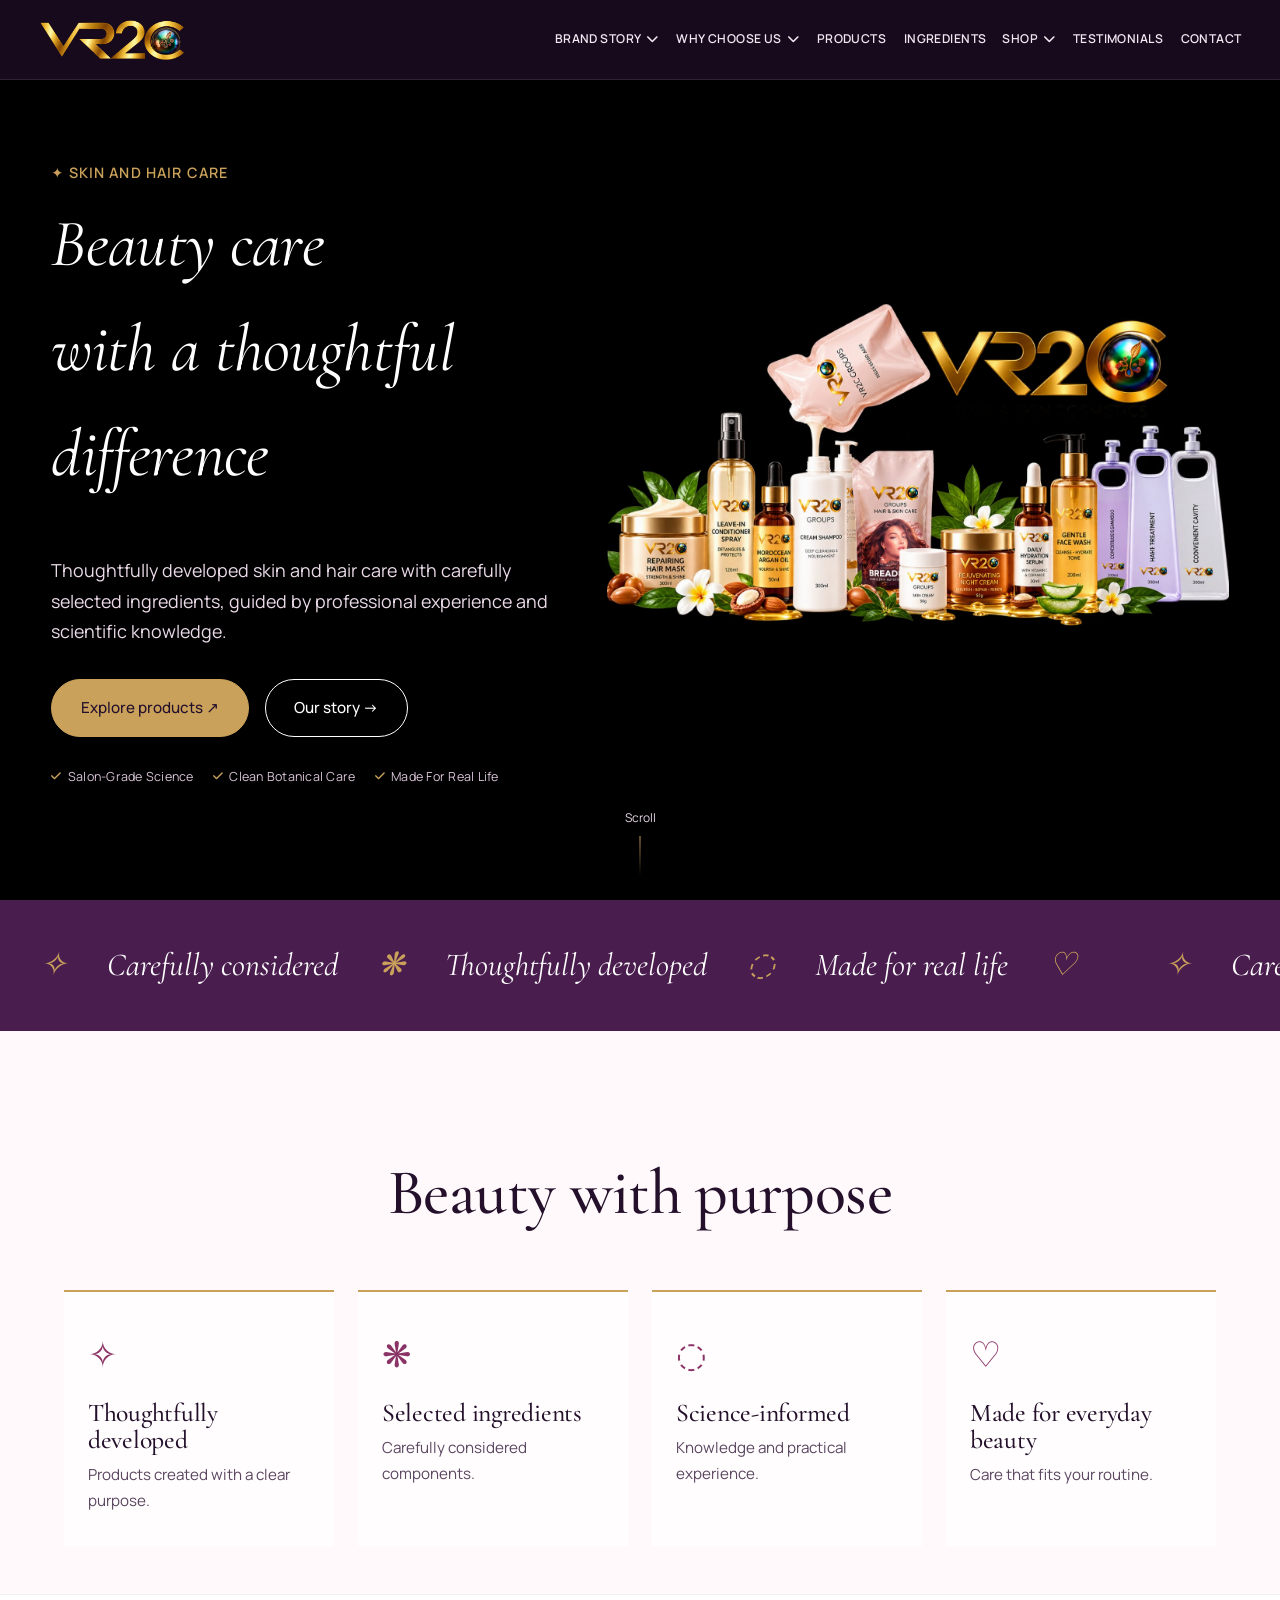
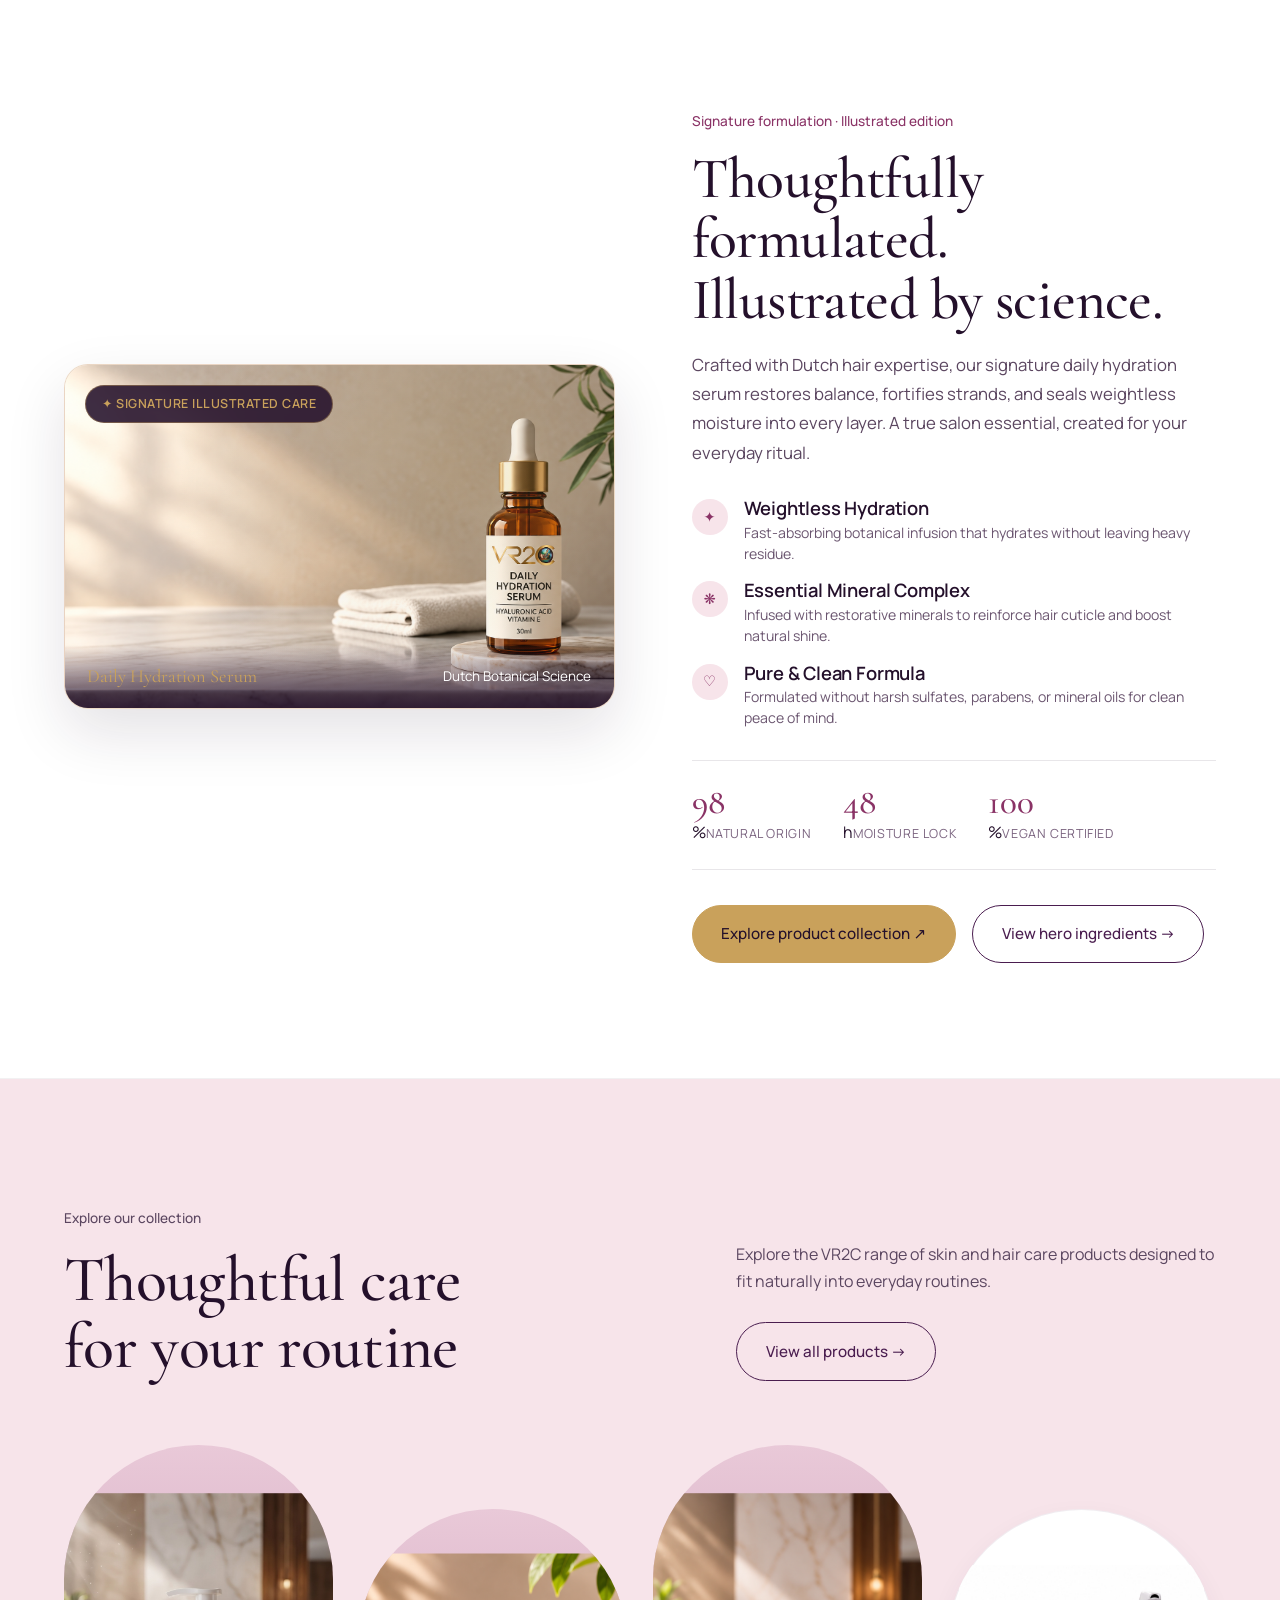
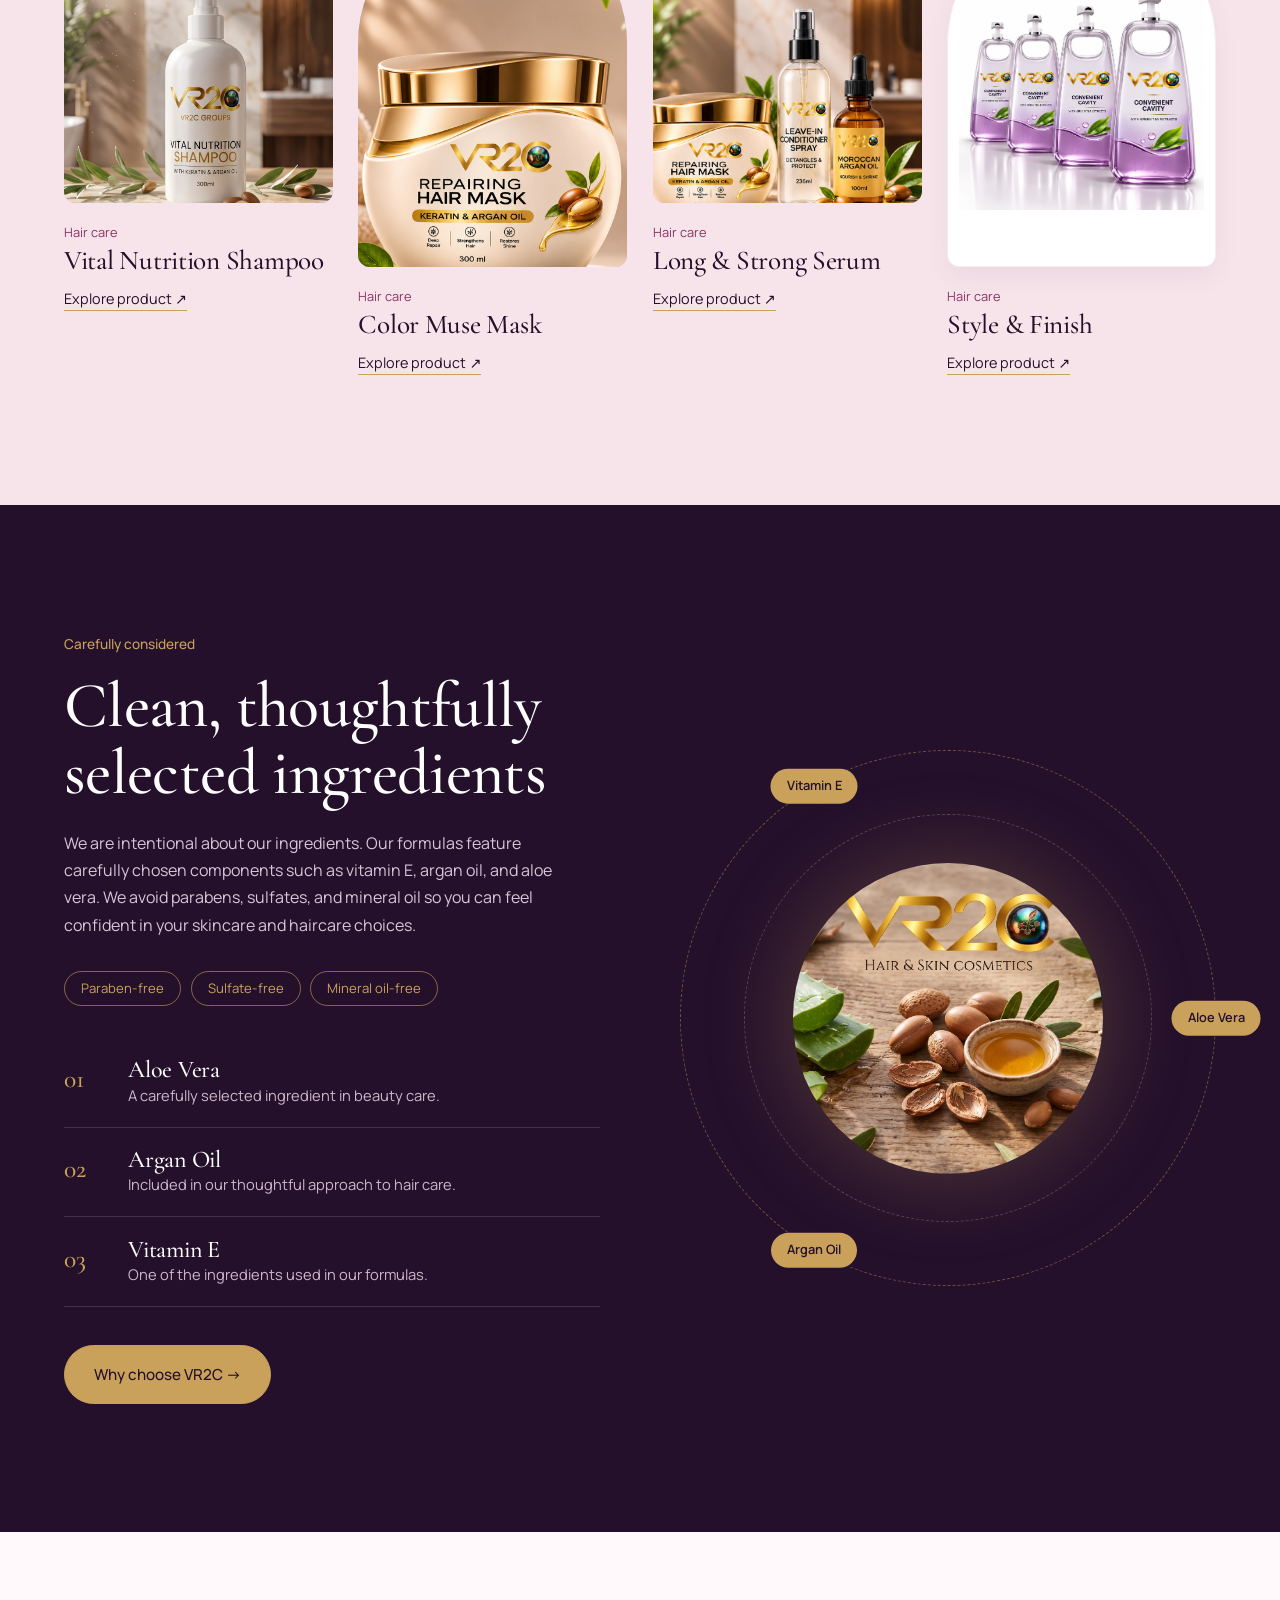
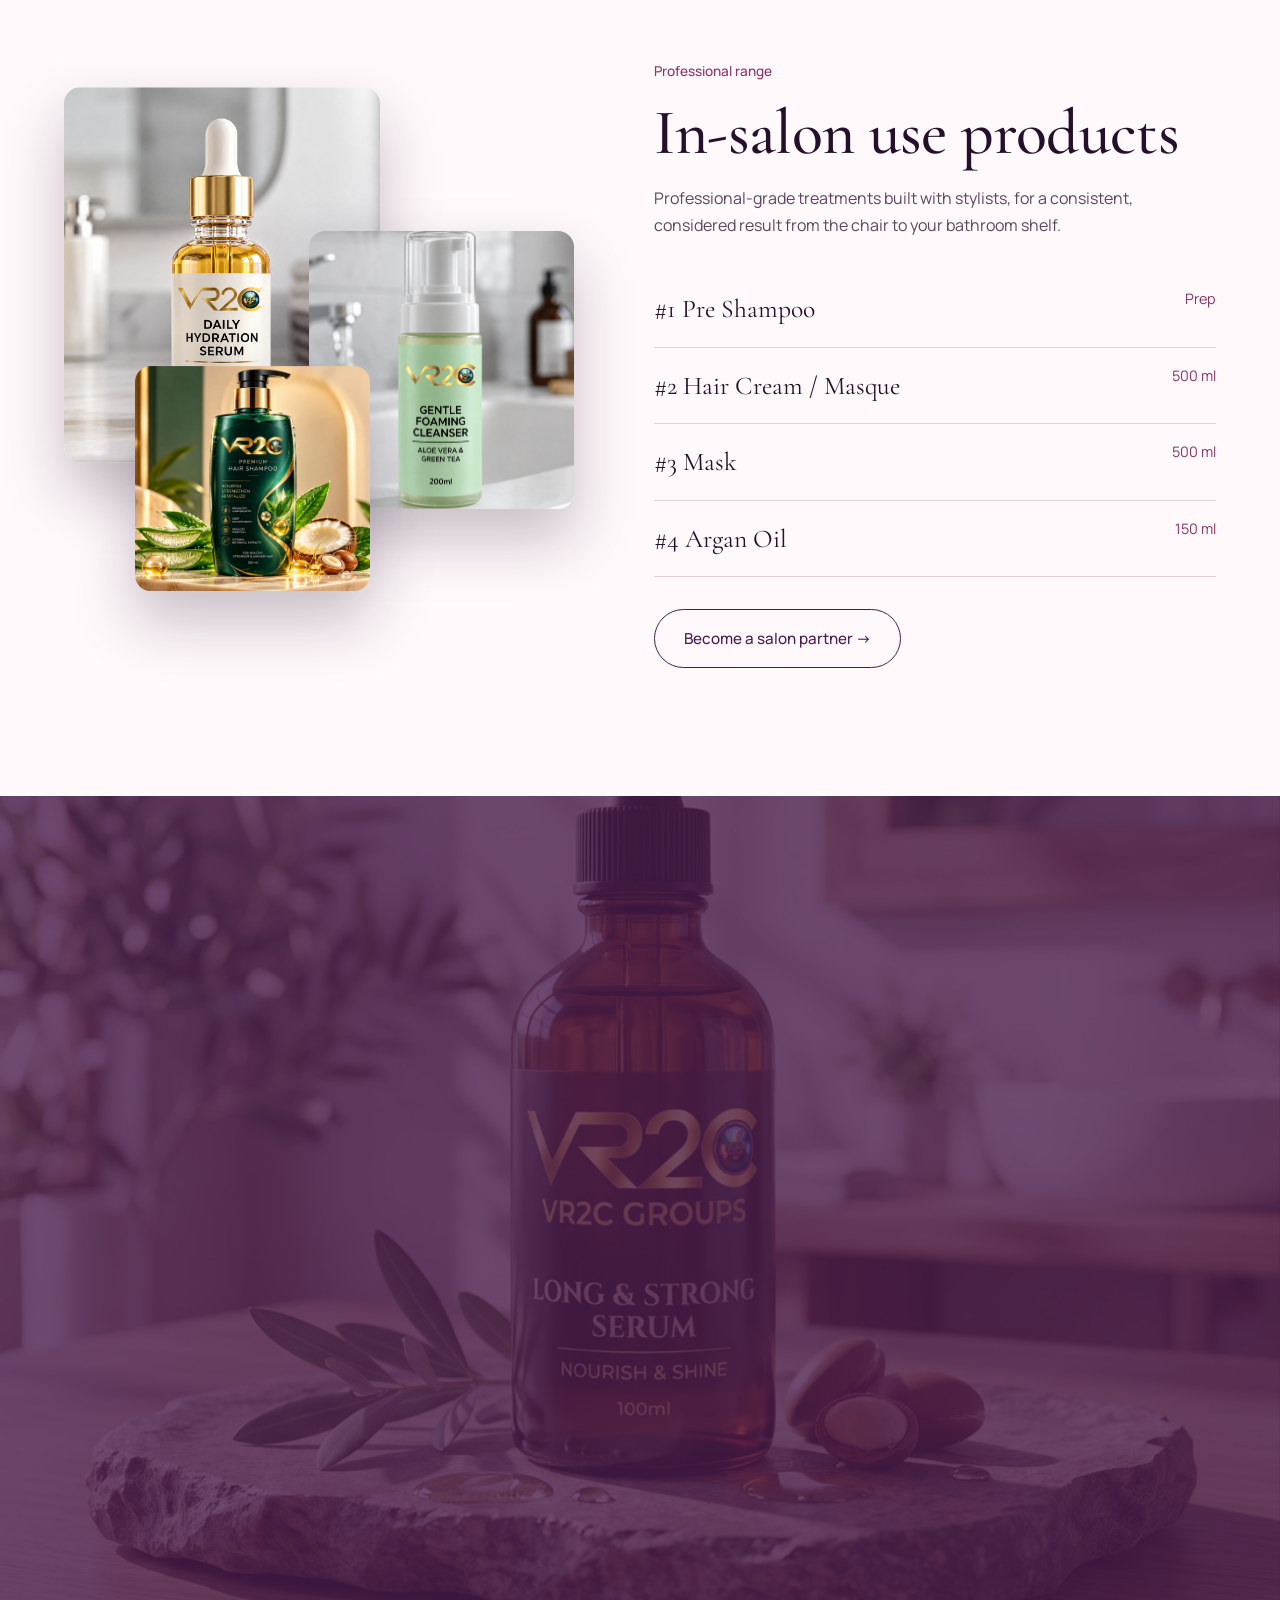
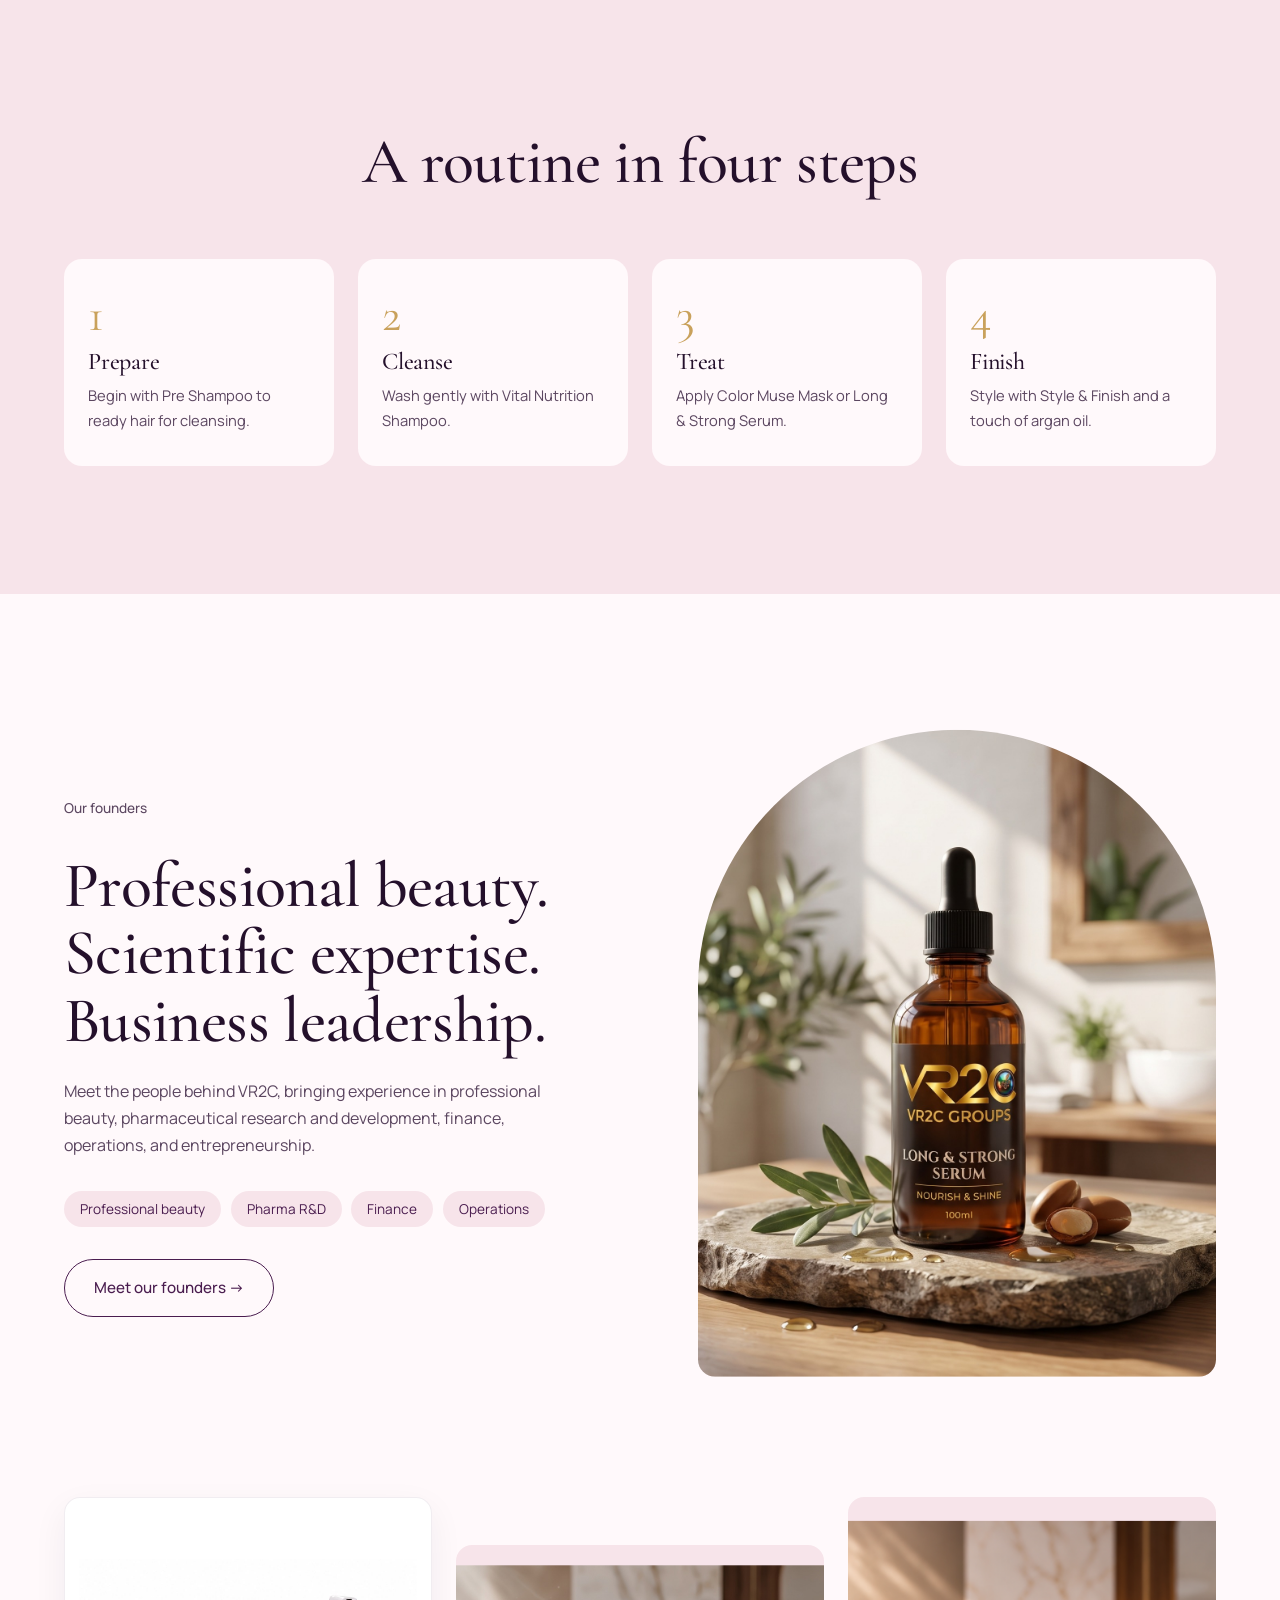
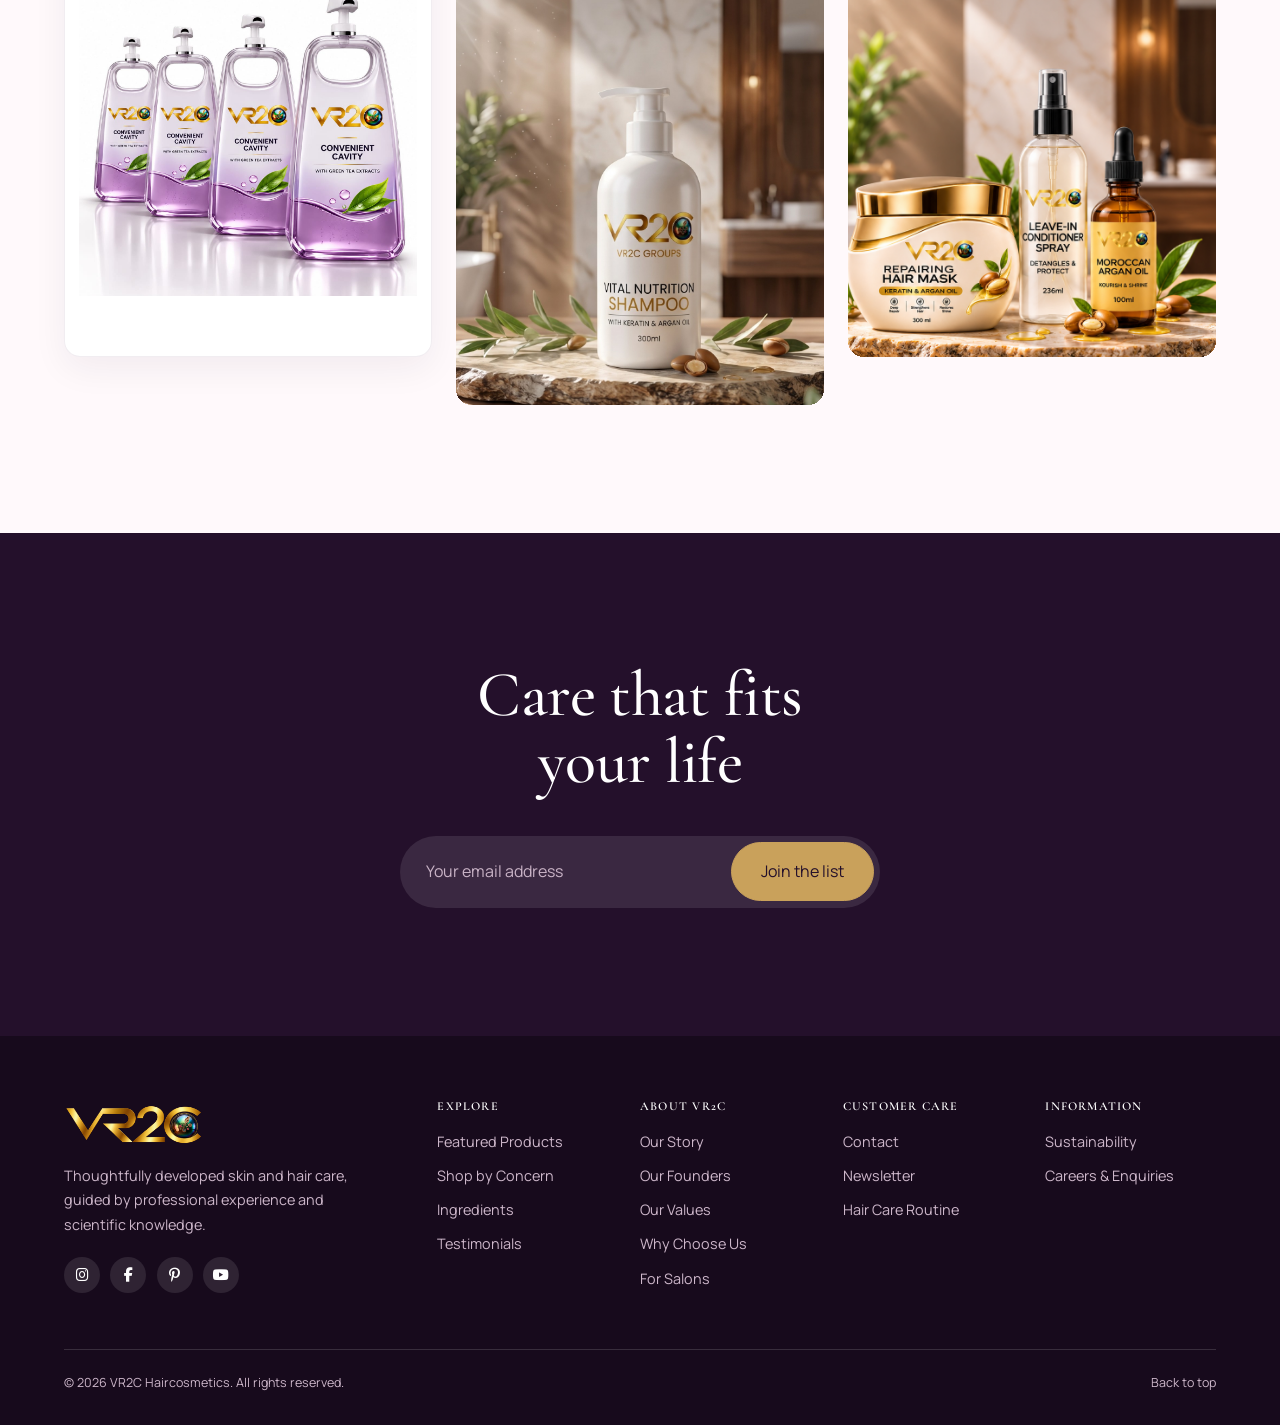
<file: index.html>
<!DOCTYPE html>
<html lang="en">
<head>
<meta charset="utf-8">
<meta name="viewport" content="width=device-width, initial-scale=1">
<title>VR2C | Skin and Hair Care with a Thoughtful Difference</title>
<meta name="description" content="Thoughtfully developed skin and hair care with carefully selected ingredients, guided by professional experience and scientific knowledge.">
  <link rel="icon" type="image/svg+xml" href="assets/v2c-favicon.svg">
<link rel="preconnect" href="https://fonts.googleapis.com">
<link rel="preconnect" href="https://fonts.gstatic.com" crossorigin>
<link rel="stylesheet" href="https://cdnjs.cloudflare.com/ajax/libs/font-awesome/6.4.0/css/all.min.css">
<link href="https://fonts.googleapis.com/css2?family=Cormorant+Garamond:ital,wght@0,400;0,500;0,600;1,400&family=Manrope:wght@300;400;500;600&display=swap" rel="stylesheet">
<style>
:root{--ink:#24102b;--plum:#4a1d4f;--mulberry:#8a3366;--blush:#f7e4ea;--pearl:#fff9fb;--gold:#c9a15b;
--serif:'Cormorant Garamond',Georgia,serif;--sans:'Manrope',system-ui,sans-serif}
*{box-sizing:border-box;margin:0;padding:0}
html{scroll-behavior:smooth}
body{font-family:var(--sans);background:var(--pearl);color:var(--ink);line-height:1.7;overflow-x:hidden}
img{display:block;max-width:100%}
a{color:inherit;text-decoration:none}
h1,h2,h3{font-family:var(--serif);font-weight:500;line-height:1.05;letter-spacing:-.01em}
h2{font-size:clamp(2.4rem,5vw,4.2rem)}
.wrap{width:min(1180px,90%);margin:auto}
section{position:relative;padding:clamp(5rem,10vw,9rem) 0}
.kicker{font-size:.85rem;color:var(--mulberry);margin-bottom:1rem;font-weight:500}
.btn{display:inline-flex;gap:.6rem;align-items:center;padding:.95rem 1.8rem;border-radius:99px;font-weight:500;font-size:.95rem;border:1px solid currentColor;transition:.35s}
.btn.solid{background:var(--gold);border-color:var(--gold);color:var(--ink)}
.btn.solid:hover{background:#fff;border-color:#fff;transform:translateY(-3px)}
.btn.line:hover{background:rgba(255,255,255,.14)}
.btn.dark{color:var(--plum)}.btn.dark:hover{background:var(--plum);color:#fff}
:focus-visible{outline:2px solid var(--gold);outline-offset:3px}

/* spiral background */
#spiral{position:fixed;inset:0;width:100%;height:100%;z-index:0;pointer-events:none;opacity:.5}
#spiral path{fill:none;stroke:var(--gold);stroke-width:1.4;stroke-linecap:round}
#spiral path.b{stroke:var(--mulberry);stroke-width:1;opacity:.6}
main,footer,header{position:relative;z-index:1}

/* Shared site header - styled with exact footer background (#170a1c) */
.main-header{position:fixed;top:0;left:0;right:0;z-index:50;height:80px;background:#170a1c;border-bottom:1px solid rgba(255,255,255,.1);box-shadow:0 4px 20px rgba(0,0,0,.35);transition:background .3s,box-shadow .3s}
.main-header.solid,.main-header.scrolled{background:#170a1c;box-shadow:0 6px 24px rgba(0,0,0,.5)}
.header-container{width:min(1440px,94%);height:100%;margin:auto;display:flex;align-items:center;gap:1rem}
.nav-left,.nav-right{display:flex;align-items:center;gap:1.1rem;min-width:0}
.nav-left{margin-left:auto}
.nav-right{justify-content:flex-end}
.main-header nav{font-size:.76rem}
.main-header .nav-link{position:relative;display:inline-flex;align-items:center;gap:.3rem;color:#f3e6f1;font-weight:600;letter-spacing:.035em;text-transform:uppercase;white-space:nowrap;transition:color .2s}
.main-header .nav-link::after{content:"";position:absolute;left:0;bottom:-5px;width:0;height:1px;background:var(--gold);transition:width .25s}
.main-header .nav-link:hover,.main-header .nav-link:focus-visible{color:var(--gold)}
.main-header .nav-link:hover::after,.main-header .nav-link:focus-visible::after{width:100%}
.nav-dropdown{position:relative}
.dropdown-menu{position:absolute;top:100%;left:-1rem;z-index:5;min-width:220px;padding:.7rem 1rem;background:#170a1c;border:1px solid rgba(201,161,91,.25);box-shadow:0 12px 30px rgba(0,0,0,.6);border-radius:10px;opacity:0;visibility:hidden;transform:translateY(8px);transition:opacity .2s,transform .2s,visibility .2s}
.nav-right .dropdown-menu{right:0;left:auto}
.nav-dropdown:hover .dropdown-menu,.nav-dropdown:focus-within .dropdown-menu{opacity:1;visibility:visible;transform:translateY(0)}
.dropdown-item{display:block;padding:.65rem 0;color:#e8d6e6;font-size:.8rem;border-bottom:1px solid rgba(255,255,255,.08);transition:color .2s,padding-left .2s}
.dropdown-item:last-child{border-bottom:0}
.dropdown-item:hover{color:var(--gold);padding-left:.25rem}
.header-logo{order:-1;display:flex;flex:0 0 auto;align-items:center}
.header-logo-image{display:block;width:150px;max-height:58px;object-fit:contain}
.mobile-menu-btn{display:none;margin-left:auto;width:44px;height:44px;align-items:center;justify-content:center;border:0;background:transparent;color:#f3e6f1;font-size:1.25rem;cursor:pointer;transition:color .2s}
.mobile-menu-btn:hover{color:var(--gold)}
.mobile-nav-drawer{display:none;position:absolute;top:100%;left:0;right:0;z-index:10;max-height:calc(100vh - 80px);overflow-y:auto;padding:.75rem 5% 1.25rem;background:#170a1c;border-top:1px solid rgba(255,255,255,.1);box-shadow:0 12px 30px rgba(0,0,0,.6)}
.mobile-nav-drawer.active{display:grid;grid-template-columns:repeat(3,minmax(0,1fr));gap:.5rem 1rem}
.mobile-nav-group{display:grid;align-content:start}
.mobile-nav-drawer a{display:flex;align-items:center;min-height:42px;border-bottom:1px solid rgba(255,255,255,.08);color:#f3e6f1;font-size:.72rem;font-weight:600;letter-spacing:.035em;text-transform:uppercase;transition:color .2s}
.mobile-nav-drawer a:hover{color:var(--gold)}
.mobile-nav-group>a:first-child{font-weight:700}
.mobile-nav-group>a:not(:first-child){padding-left:.6rem;font-size:.68rem;font-weight:400;text-transform:none;color:#cdb7ca}
.mobile-menu-btn:focus-visible,.mobile-nav-drawer a:focus-visible{outline:2px solid var(--gold);outline-offset:3px}
@media(max-width:1100px){.header-container{gap:.65rem}.nav-left,.nav-right{gap:.65rem}.main-header .nav-link{font-size:.68rem}.header-logo-image{width:128px}}
@media(max-width:860px){.main-header{height:72px}.header-container{width:90%}.nav-left,.nav-right{display:none}.mobile-menu-btn{display:flex}.header-logo{order:0}.header-logo-image{width:140px;max-height:54px}.mobile-nav-drawer{max-height:calc(100vh - 72px)}.mobile-nav-drawer.active{grid-template-columns:repeat(2,minmax(0,1fr))}}
@media(max-width:520px){.mobile-nav-drawer.active{grid-template-columns:1fr}}

/* hero */
.hero{min-height:100vh;min-height:100dvh;display:flex;align-items:center;color:#fff;overflow:hidden;position:relative;padding:7.5rem 0 4.5rem;background:#000000}
.hero .wrap{position:relative;z-index:2;width:min(1360px,92%);margin:auto}
.hero-grid{display:grid;grid-template-columns:1fr 1.25fr;gap:clamp(2rem,4.5vw,4.5rem);align-items:center}
.hero-content{display:flex;flex-direction:column;justify-content:center}
.hero .tag{font-size:.9rem;margin-bottom:1.2rem;color:var(--gold);letter-spacing:.08em;text-transform:uppercase;font-weight:600;display:inline-flex;align-items:center;gap:.5rem}
.hero h1{font-size:clamp(2.6rem,5.2vw,5.4rem);line-height:1.16;margin:0 0 1rem;color:#fff}
.hero h1 span{display:block;overflow:hidden;padding-bottom:0.35em;margin-bottom:-0.18em;padding-right:0.18em}
.hero h1 span i{display:inline-block;font-style:italic;font-weight:400;padding-bottom:0.25em;padding-right:0.18em;transform:translateY(135%);animation:rise 1.2s cubic-bezier(.2,.8,.2,1) forwards}
.hero h1 span:nth-child(2) i{animation-delay:.15s}
.hero h1 span:nth-child(3) i{animation-delay:.3s}
@keyframes rise{to{transform:none}}
.hero p.lead{max-width:540px;margin:1.2rem 0 2rem;font-size:clamp(1rem,1.4vw,1.15rem);color:#ebdbe9;opacity:0;animation:fade 1s .8s forwards;line-height:1.7}
.hero .ctas{display:flex;gap:1rem;flex-wrap:wrap;opacity:0;animation:fade 1s 1s forwards;margin-bottom:1.8rem}
@keyframes fade{to{opacity:1}}
.hero-badges{display:flex;gap:1.2rem;flex-wrap:wrap;opacity:0;animation:fade 1s 1.1s forwards;font-size:.78rem;color:#d8c4d6}
.hero-badges span{display:inline-flex;align-items:center;gap:.4rem;letter-spacing:.02em}
.hero-badges span i{color:var(--gold);font-size:.7rem}

/* hero standalone illustrator image (frameless, seamless with hero background) */
.hero-media{position:relative;width:100%;display:flex;align-items:center;justify-content:center}
.hero-illustrator-img{width:100%;height:auto;display:block;object-fit:contain;border:none;outline:none;background:transparent;box-shadow:none;transition:transform .6s cubic-bezier(.2,.8,.2,1)}
.hero-illustrator-img:hover{transform:scale(1.015)}

.scroll-hint{position:absolute;bottom:1.5rem;left:50%;transform:translateX(-50%);z-index:2;font-size:.75rem;color:#e8d6e6;display:flex;flex-direction:column;align-items:center;gap:.5rem;pointer-events:none}
.scroll-hint b{width:1px;height:40px;background:linear-gradient(var(--gold),transparent);animation:drip 2s infinite}
@keyframes drip{0%{transform:scaleY(0);transform-origin:top}50%{transform:scaleY(1);transform-origin:top}51%{transform-origin:bottom}100%{transform:scaleY(0);transform-origin:bottom}}

@media(max-width:992px){
  .hero{padding:6.5rem 0 4rem;min-height:auto}
  .hero-grid{grid-template-columns:1fr;gap:2.5rem}
  .hero h1{font-size:clamp(2.4rem,7vw,3.8rem);max-width:100%}
  .hero p.lead{max-width:100%}
  .scroll-hint{display:none}
}

/* tagline + values */
.tagline{background:var(--plum);color:#fff;padding:2.4rem 0;overflow:hidden;white-space:nowrap}
.tagline div{display:inline-block;font-family:var(--serif);font-style:italic;font-size:2rem;animation:slide 32s linear infinite}
.tagline span{margin:0 2.5rem;color:var(--gold)}
@keyframes slide{to{transform:translateX(-50%)}}
.values{background:var(--pearl);padding-bottom:3rem}
.values h2{text-align:center;margin-bottom:4rem}
.vgrid{display:grid;grid-template-columns:repeat(4,1fr);gap:1.5rem}
.v{padding:2rem 1.5rem;border-top:2px solid var(--gold);background:rgba(255,255,255,.7);backdrop-filter:blur(6px)}
.v .ic{font-size:2.2rem;color:var(--mulberry);display:block;transition:transform .8s}
.v:hover .ic{transform:rotate(360deg)}
.v h3{font-size:1.6rem;margin:1rem 0 .5rem}
.v p{font-size:.95rem;color:#5b4660}
@media(max-width:900px){.vgrid{grid-template-columns:1fr 1fr}}@media(max-width:540px){.vgrid{grid-template-columns:1fr}}

/* signature spotlight (illustrated showcase) */
.spotlight{background:#fff;padding:clamp(5rem,9vw,8rem) 0;border-top:1px solid rgba(36,16,43,.06);border-bottom:1px solid rgba(36,16,43,.06);position:relative;overflow:hidden}
.spotlight-grid{display:grid;grid-template-columns:1.05fr 1fr;gap:clamp(2.5rem,6vw,5.5rem);align-items:center}
.spotlight-visual{position:relative;border-radius:24px;overflow:hidden;background:linear-gradient(145deg,#fcf4f7,#f5e5ec);box-shadow:0 24px 60px rgba(36,16,43,.12);border:1px solid rgba(201,161,91,.3)}
.spotlight-visual::before{content:"";position:absolute;inset:0;background:radial-gradient(circle at 70% 30%,rgba(201,161,91,.22),transparent 60%);pointer-events:none;z-index:1}
.spotlight-img{width:100%;height:auto;aspect-ratio:16/10;object-fit:cover;display:block;transition:transform .8s cubic-bezier(.2,.8,.2,1)}
.spotlight-visual:hover .spotlight-img{transform:scale(1.03)}
.spotlight-badge{position:absolute;top:1.25rem;left:1.25rem;z-index:2;display:inline-flex;align-items:center;gap:.5rem;background:rgba(36,16,43,.88);backdrop-filter:blur(8px);color:var(--gold);padding:.45rem 1rem;border-radius:99px;font-size:.78rem;font-weight:600;letter-spacing:.04em;text-transform:uppercase;border:1px solid rgba(201,161,91,.4)}
.spotlight-caption{position:absolute;bottom:0;left:0;right:0;z-index:2;display:flex;justify-content:space-between;align-items:center;padding:1rem 1.4rem;background:linear-gradient(to top,rgba(36,16,43,.85),transparent);color:#fff;font-size:.84rem}
.spotlight-caption span:first-child{font-family:var(--serif);font-size:1.15rem;color:var(--gold)}
.spotlight-content h2{font-size:clamp(2.2rem,4.5vw,3.6rem);margin-bottom:1.2rem}
.spotlight-lead{font-size:1.05rem;color:#5b4660;line-height:1.75;margin-bottom:2rem}
.spotlight-features{display:grid;gap:1.1rem;margin-bottom:2rem}
.spotlight-feat{display:flex;gap:1rem;align-items:flex-start}
.spotlight-feat .feat-ic{width:36px;height:36px;border-radius:50%;background:var(--blush);color:var(--mulberry);display:grid;place-items:center;font-size:.9rem;flex-shrink:0}
.spotlight-feat h3{font-size:1.15rem;font-family:var(--sans);font-weight:600;color:var(--ink);margin-bottom:.2rem}
.spotlight-feat p{font-size:.88rem;color:#6b5670;line-height:1.5}
.spotlight-metrics{display:flex;gap:2rem;padding:1.4rem 0;margin-bottom:2.2rem;border-top:1px solid rgba(36,16,43,.1);border-bottom:1px solid rgba(36,16,43,.1)}
.spotlight-metrics div strong{display:block;font-family:var(--serif);font-size:2.2rem;font-weight:500;color:var(--mulberry);line-height:1}
.spotlight-metrics div span{font-size:.78rem;color:#7a637f;text-transform:uppercase;letter-spacing:.05em}
.spotlight-actions{display:flex;gap:1rem;flex-wrap:wrap}
@media(max-width:960px){.spotlight-grid{grid-template-columns:1fr;gap:2.5rem}.spotlight-content h2{font-size:clamp(2rem,6vw,2.8rem)}}

/* products */
.collection{background:var(--blush)}
.head{display:flex;justify-content:space-between;align-items:end;gap:2rem;flex-wrap:wrap;margin-bottom:4rem}
.head p{max-width:480px;color:#5b4660}
.pgrid{display:grid;grid-template-columns:repeat(4,1fr);gap:1.6rem;align-items:start}
.card:nth-child(even){margin-top:4rem}
.card .pic{aspect-ratio:3/4;overflow:hidden;border-radius:200px 200px 18px 18px;background:linear-gradient(#e9c9d8,#c99ab6)}
.card .pic img{width:100%;height:118%;object-fit:cover;transition:transform .9s cubic-bezier(.2,.8,.2,1)}
.card:hover .pic img{transform:scale(1.08)}
/* Full product image display (prevents clipping for multi-product and studio bottles) */
.card.card-full-img .pic,
.card .pic.pic-contain {
  background: #ffffff;
  display: flex;
  align-items: center;
  justify-content: center;
  padding: 1rem 0.75rem;
  box-shadow: inset 0 0 0 1px rgba(74, 29, 79, 0.08), 0 10px 26px rgba(74, 29, 79, 0.06);
}
.card.card-full-img .pic img,
.card .pic.pic-contain img,
.card .pic img.img-contain {
  width: 100% !important;
  height: 100% !important;
  max-width: 100%;
  max-height: 100%;
  object-fit: contain !important;
  object-position: center !important;
  transition: transform 0.6s cubic-bezier(0.2, 0.8, 0.2, 1);
}
.card.card-full-img:hover .pic img,
.card:hover .pic.pic-contain img,
.card:hover .pic img.img-contain {
  transform: scale(1.05) !important;
}
.card small{display:block;margin-top:1.2rem;color:var(--mulberry);font-size:.8rem}
.card h3{font-size:1.7rem;margin:.2rem 0 .6rem}
.card a{font-size:.9rem;border-bottom:1px solid var(--gold);padding-bottom:2px}
@media(max-width:980px){.pgrid{grid-template-columns:1fr 1fr}}@media(max-width:520px){.pgrid{grid-template-columns:1fr}.card:nth-child(even){margin-top:0}}

/* ingredients */
.ingredients{background:var(--ink);color:#fff;overflow:hidden}
.ing{display:grid;grid-template-columns:1fr 1fr;gap:5rem;align-items:center}
.ing p.t{color:#d9c5d6;margin:1.5rem 0 2rem;max-width:520px}
.list{list-style:none;margin-bottom:2.4rem}
.list li{display:grid;grid-template-columns:3rem 1fr;gap:1rem;padding:1.2rem 0;border-bottom:1px solid rgba(255,255,255,.14)}
.list li b{font-family:var(--serif);font-size:1.6rem;color:var(--gold);font-weight:500}
.list h3{font-size:1.5rem}.list p{font-size:.92rem;color:#cdb7ca}
.free{display:flex;gap:.6rem;flex-wrap:wrap;margin-bottom:2rem}
.free span{border:1px solid rgba(201,161,91,.6);color:var(--gold);padding:.35rem 1rem;border-radius:99px;font-size:.82rem}
.orbit{position:relative;aspect-ratio:1;display:grid;place-items:center}
.orbit .ring{position:absolute;inset:0;border:1px dashed rgba(201,161,91,.45);border-radius:50%}
.orbit .ring:nth-child(2){inset:12%;border-color:rgba(255,255,255,.2)}
.orbit .core{width:58%;aspect-ratio:1;border-radius:50%;overflow:hidden;box-shadow:0 0 90px rgba(201,161,91,.3)}
.orbit .core img{width:100%;height:100%;object-fit:cover}
.orbit .dot{position:absolute;top:50%;left:50%;width:0;height:0}
.orbit .dot em{position:absolute;transform:translate(-50%,-50%);background:var(--gold);color:var(--ink);padding:.4rem 1rem;border-radius:99px;font-style:normal;font-size:.8rem;font-weight:600;white-space:nowrap}
@media(max-width:900px){.ing{grid-template-columns:1fr;gap:3rem}}

/* salon */
.salon{background:var(--pearl)}
.salon .sgrid{display:grid;grid-template-columns:1fr 1.1fr;gap:5rem;align-items:center}
.stack{position:relative;aspect-ratio:1/1.05}
.stack img{position:absolute;border-radius:16px;box-shadow:0 30px 60px rgba(36,16,43,.25);object-fit:cover}
.stack .s1{width:62%;height:70%;left:0;top:0}
.stack .s2{width:52%;height:52%;right:0;top:22%}
.stack .s3{width:46%;height:42%;left:14%;bottom:0}
.prod-list{margin:2rem 0}
.prod-list div{display:flex;justify-content:space-between;gap:1rem;padding:1rem 0;border-bottom:1px solid #e5cfd9;font-family:var(--serif);font-size:1.6rem}
.prod-list span{font-family:var(--sans);font-size:.9rem;color:var(--mulberry)}
@media(max-width:900px){.salon .sgrid{grid-template-columns:1fr}}

/* story */
.story{background:var(--plum);color:#fff;text-align:center;overflow:hidden}
.story .bgimg{position:absolute;inset:-15% 0;background:url("assets/bodyimage(5).jpeg") center/cover;opacity:.2;will-change:transform}
.story .wrap{position:relative;max-width:820px}
.story p{margin:1.8rem auto 2.4rem;font-size:1.15rem;color:#e8d6e6}
.stats{display:flex;justify-content:center;gap:4rem;flex-wrap:wrap;margin-top:4rem;padding-top:3rem;border-top:1px solid rgba(255,255,255,.2)}
.stats strong{display:block;font-family:var(--serif);font-size:3.4rem;font-weight:500;color:var(--gold);line-height:1}
.stats span{font-size:.88rem;color:#d9c5d6}

/* routine */
.routine{background:var(--blush)}
.routine h2{text-align:center;margin-bottom:4rem}
.steps{display:grid;grid-template-columns:repeat(4,1fr);gap:1.5rem;counter-reset:s}
.step{counter-increment:s;padding:2rem 1.5rem;background:var(--pearl);border-radius:18px}
.step::before{content:counter(s);font-family:var(--serif);font-size:3rem;color:var(--gold);line-height:1}
.step h3{font-size:1.5rem;margin:.6rem 0}.step p{font-size:.92rem;color:#5b4660}
@media(max-width:900px){.steps{grid-template-columns:1fr 1fr}}@media(max-width:520px){.steps{grid-template-columns:1fr}}

/* founders + gallery */
.founders .fgrid{display:grid;grid-template-columns:1.1fr 1fr;gap:4rem;align-items:center}
.founders p{margin:1.5rem 0 2rem;color:#5b4660;max-width:520px}
.chips{display:flex;gap:.6rem;flex-wrap:wrap;margin-bottom:2rem}
.chips span{background:var(--blush);padding:.4rem 1rem;border-radius:99px;font-size:.85rem;color:var(--plum)}
.fimg{position:relative}
.fimg img{border-radius:300px 300px 20px 20px;aspect-ratio:4/5;object-fit:cover;width:100%}
.gallery{padding-top:0}
.gal{display:grid;grid-template-columns:repeat(3,1fr);gap:1.5rem}
.gal div{overflow:hidden;border-radius:16px;aspect-ratio:4/5;background:var(--blush);display:flex;align-items:center;justify-content:center}
.gal div:nth-child(2){margin-top:3rem}
.gal img{width:100%;height:118%;object-fit:cover}
.gal div.gal-contain{background:#ffffff;border:1px solid rgba(74,29,79,0.08);box-shadow:0 12px 35px rgba(36,16,43,0.06);padding:1.4rem 0.9rem}
.gal div.gal-contain img{width:100%;height:100%;object-fit:contain;transform:none !important}
@media(max-width:900px){.founders .fgrid{grid-template-columns:1fr}}

/* cta + footer */
.cta{background:var(--ink);color:#fff;text-align:center;overflow:hidden}
.cta h2{max-width:14ch;margin:auto}
.cta form{display:flex;gap:.6rem;max-width:480px;margin:2.5rem auto 0;background:rgba(255,255,255,.1);padding:.4rem;border-radius:99px}
.cta input{flex:1;background:none;border:0;color:#fff;padding:0 1.2rem;font:inherit;min-width:0}
.cta input::placeholder{color:#c9b3c6}
.cta button{cursor:pointer;font:inherit}
.site-footer{background:#170a1c;color:#bfa9bc;padding:4rem 0 2rem;font-size:.9rem}
.site-footer .footer-grid{width:min(1180px,90%);margin:0 auto 3rem;display:grid;grid-template-columns:2fr repeat(4,minmax(0,1fr));gap:2rem}
.site-footer .footer-brand{max-width:320px}
.site-footer .footer-logo-image{display:block;width:auto;height:48px;max-width:190px;object-fit:contain;margin-bottom:1rem}
.site-footer .footer-brand p{margin-bottom:1.25rem;color:#cdb7ca}
.site-footer .footer-heading{margin-bottom:1.1rem;color:#fff;font-size:.76rem;font-weight:600;letter-spacing:.1em;text-transform:uppercase}
.site-footer .footer-menu{list-style:none}
.site-footer .footer-menu li{margin-bottom:.6rem}
.site-footer .footer-menu a{color:#cdb7ca;transition:color .2s}
.site-footer .footer-menu a:hover{color:#fff}
.site-footer .social-links{display:flex;gap:.65rem}
.site-footer .social-icon{display:flex;width:36px;height:36px;align-items:center;justify-content:center;border-radius:50%;background:rgba(255,255,255,.1);color:#fff;transition:background .2s,transform .2s}
.site-footer .social-icon:hover{background:var(--mulberry);transform:translateY(-2px)}
.site-footer .footer-bottom{width:min(1180px,90%);margin:auto;padding-top:1.4rem;border-top:1px solid rgba(255,255,255,.14);display:flex;justify-content:space-between;gap:1rem;color:#cdb7ca;font-size:.78rem}
@media(max-width:900px){.site-footer .footer-grid{grid-template-columns:repeat(2,minmax(0,1fr))}.site-footer .footer-brand{grid-column:1/-1}}
@media(max-width:560px){.site-footer .footer-grid{grid-template-columns:1fr 1fr;gap:1.75rem 1rem}.site-footer .footer-brand{grid-column:1/-1}.site-footer .footer-bottom{flex-direction:column}}

/* reveal */
.rv{opacity:0;transform:translateY(40px);transition:opacity 1s,transform 1s cubic-bezier(.2,.8,.2,1)}
.rv.in{opacity:1;transform:none}
@media(prefers-reduced-motion:reduce){*{animation:none!important;transition:none!important}.rv{opacity:1;transform:none}.hero h1 span i{transform:none}.hero p.lead,.hero .ctas{opacity:1}}
</style>
</head>
<body>

<svg id="spiral" aria-hidden="true" viewBox="-500 -500 1000 1000" preserveAspectRatio="xMidYMid slice">
  <g id="sg"><path id="sp1"/><path id="sp2" class="b"/></g>
</svg>

<header class="main-header" id="top">
  <div class="header-container">
    <nav class="nav-left" aria-label="Company information">
      <div class="nav-dropdown">
        <a href="brand-story.html" class="nav-link">Brand Story <i class="fas fa-chevron-down" aria-hidden="true"></i></a>
        <div class="dropdown-menu">
          <a href="brand-story.html" class="dropdown-item">Our Story</a>
          <a href="our-founders.html" class="dropdown-item">Founder &amp; Company Story</a>
          <a href="brand-story.html#values" class="dropdown-item">Our Values</a>
        </div>
      </div>
      <div class="nav-dropdown">
        <a href="why-choose-us.html" class="nav-link">Why Choose Us <i class="fas fa-chevron-down" aria-hidden="true"></i></a>
        <div class="dropdown-menu">
          <a href="why-choose-us.html" class="dropdown-item">Clean Ingredients</a>
          <a href="why-choose-us.html" class="dropdown-item">Care Standards</a>
          <a href="why-choose-us.html#standards" class="dropdown-item">Sustainability</a>
        </div>
      </div>
      <a href="featured-products.html" class="nav-link">Products</a>
      <a href="ingredient-spotlight.html" class="nav-link">Ingredients</a>
    </nav>

    <a href="index.html" class="header-logo" aria-label="VR2C Haircosmetics home">
      <img src="assets/vr2c_logo.png" alt="VR2C Haircosmetics" class="header-logo-image">
    </a>

    <nav class="nav-right" aria-label="Shop and support">
      <div class="nav-dropdown">
        <a href="shop-by-concern.html" class="nav-link">Shop <i class="fas fa-chevron-down" aria-hidden="true"></i></a>
        <div class="dropdown-menu">
          <a href="shop-by-concern.html" class="dropdown-item">Shop by Concern</a>
          <a href="featured-products.html" class="dropdown-item">Featured Products</a>
        </div>
      </div>
      <a href="testimonials.html" class="nav-link">Testimonials</a>
      <a href="contact-us.html" class="nav-link">Contact</a>
    </nav>

    <button type="button" class="mobile-menu-btn" id="mobileMenuBtn" aria-controls="mobileNavDrawer" aria-expanded="false" aria-label="Open navigation">
      <i class="fas fa-bars" aria-hidden="true"></i>
    </button>
  </div>
  <nav class="mobile-nav-drawer" id="mobileNavDrawer" aria-label="Mobile navigation"></nav>
</header>

<main>
<!-- HERO -->
<section class="hero" id="hero">
  <div class="wrap hero-grid">
    <div class="hero-content">
      <p class="tag">✦ Skin and hair care</p>
      <h1><span><i>Beauty care</i></span><span><i>with a thoughtful</i></span><span><i>difference</i></span></h1>
      <p class="lead">Thoughtfully developed skin and hair care with carefully selected ingredients, guided by professional experience and scientific knowledge.</p>
      <div class="ctas">
        <a href="featured-products.html" class="btn solid">Explore products ↗</a>
        <a href="brand-story.html" class="btn line">Our story →</a>
      </div>
      <div class="hero-badges">
        <span><i class="fas fa-check" aria-hidden="true"></i> Salon-Grade Science</span>
        <span><i class="fas fa-check" aria-hidden="true"></i> Clean Botanical Care</span>
        <span><i class="fas fa-check" aria-hidden="true"></i> Made For Real Life</span>
      </div>
    </div>
    
    <div class="hero-media rv">
      <img src="assets/hero_section-image.jpeg" alt="VR2C hair and skin care complete collection" class="hero-illustrator-img" />
    </div>
  </div>
  <div class="scroll-hint">Scroll<b></b></div>
</section>

<div class="tagline"><div>
  <span>✧</span>Carefully considered<span>❋</span>Thoughtfully developed<span>◌</span>Made for real life<span>♡</span>
  <span>✧</span>Carefully considered<span>❋</span>Thoughtfully developed<span>◌</span>Made for real life<span>♡</span>
  <span>✧</span>Carefully considered<span>❋</span>Thoughtfully developed<span>◌</span>Made for real life<span>♡</span>
  <span>✧</span>Carefully considered<span>❋</span>Thoughtfully developed<span>◌</span>Made for real life<span>♡</span>
</div></div>

<!-- VALUES -->
<section class="values">
  <div class="wrap">
    <h2 class="rv">Beauty with purpose</h2>
    <div class="vgrid">
      <div class="v rv"><span class="ic">✧</span><h3>Thoughtfully developed</h3><p>Products created with a clear purpose.</p></div>
      <div class="v rv"><span class="ic">❋</span><h3>Selected ingredients</h3><p>Carefully considered components.</p></div>
      <div class="v rv"><span class="ic">◌</span><h3>Science-informed</h3><p>Knowledge and practical experience.</p></div>
      <div class="v rv"><span class="ic">♡</span><h3>Made for everyday beauty</h3><p>Care that fits your routine.</p></div>
    </div>
  </div>
</section>

<!-- SPOTLIGHT (ILLUSTRATED SHOWCASE) -->
<section class="spotlight" id="spotlight">
  <div class="wrap spotlight-grid">
    <div class="spotlight-visual rv">
      <div class="spotlight-badge">✦ Signature Illustrated Care</div>
      <img src="assets/hero_image.png" alt="VR2C signature hydration serum illustrated studio edition" class="spotlight-img" loading="lazy">
      <div class="spotlight-caption">
        <span>Daily Hydration Serum</span>
        <span>Dutch Botanical Science</span>
      </div>
    </div>
    <div class="spotlight-content rv">
      <p class="kicker">Signature formulation · Illustrated edition</p>
      <h2>Thoughtfully formulated.<br>Illustrated by science.</h2>
      <p class="spotlight-lead">Crafted with Dutch hair expertise, our signature daily hydration serum restores balance, fortifies strands, and seals weightless moisture into every layer. A true salon essential, created for your everyday ritual.</p>
      <div class="spotlight-features">
        <div class="spotlight-feat">
          <span class="feat-ic">✦</span>
          <div>
            <h3>Weightless Hydration</h3>
            <p>Fast-absorbing botanical infusion that hydrates without leaving heavy residue.</p>
          </div>
        </div>
        <div class="spotlight-feat">
          <span class="feat-ic">❋</span>
          <div>
            <h3>Essential Mineral Complex</h3>
            <p>Infused with restorative minerals to reinforce hair cuticle and boost natural shine.</p>
          </div>
        </div>
        <div class="spotlight-feat">
          <span class="feat-ic">♡</span>
          <div>
            <h3>Pure &amp; Clean Formula</h3>
            <p>Formulated without harsh sulfates, parabens, or mineral oils for clean peace of mind.</p>
          </div>
        </div>
      </div>
      <div class="spotlight-metrics">
        <div><strong data-count="98">0</strong>%<span>Natural origin</span></div>
        <div><strong data-count="48">0</strong>h<span>Moisture lock</span></div>
        <div><strong data-count="100">0</strong>%<span>Vegan certified</span></div>
      </div>
      <div class="spotlight-actions">
        <a href="featured-products.html" class="btn solid">Explore product collection ↗</a>
        <a href="ingredient-spotlight.html" class="btn dark">View hero ingredients →</a>
      </div>
    </div>
  </div>
</section>

<!-- COLLECTION -->
<section class="collection" id="collection">
  <div class="wrap">
    <div class="head rv">
      <div><p class="kicker">Explore our collection</p><h2>Thoughtful care<br>for your routine</h2></div>
      <div><p>Explore the VR2C range of skin and hair care products designed to fit naturally into everyday routines.</p><br><a href="featured-products.html" class="btn dark">View all products →</a></div>
    </div>
    <div class="pgrid">
      <article class="card rv"><div class="pic"><img src="assets/bodyimage(1).jpeg" alt="Vital Nutrition Shampoo" data-parallax="-0.06" loading="lazy"></div><small>Hair care</small><h3>Vital Nutrition Shampoo</h3><a href="featured-products.html">Explore product ↗</a></article>
      <article class="card rv"><div class="pic"><img src="assets/Luxury Keratin Argan Hair Mask Shot.png" alt="Color Muse Mask" data-parallax="-0.06" loading="lazy"></div><small>Hair care</small><h3>Color Muse Mask</h3><a href="featured-products.html">Explore product ↗</a></article>
      <article class="card rv"><div class="pic"><img src="assets/bodyimage(3).png" alt="Long and Strong Serum" data-parallax="-0.06" loading="lazy"></div><small>Hair care</small><h3>Long &amp; Strong Serum</h3><a href="featured-products.html">Explore product ↗</a></article>
      <article class="card rv card-full-img"><div class="pic pic-contain"><img src="assets/bodyimage(6).jpeg" alt="Style &amp; Finish" class="img-contain" loading="lazy"></div><small>Hair care</small><h3>Style &amp; Finish</h3><a href="featured-products.html">Explore product ↗</a></article>
    </div>
  </div>
</section>

<!-- INGREDIENTS -->
<section class="ingredients" id="ingredients">
  <div class="wrap ing">
    <div class="rv">
      <p class="kicker" style="color:var(--gold)">Carefully considered</p>
      <h2>Clean, thoughtfully selected ingredients</h2>
      <p class="t">We are intentional about our ingredients. Our formulas feature carefully chosen components such as vitamin E, argan oil, and aloe vera. We avoid parabens, sulfates, and mineral oil so you can feel confident in your skincare and haircare choices.</p>
      <div class="free"><span>Paraben-free</span><span>Sulfate-free</span><span>Mineral oil-free</span></div>
      <ul class="list">
        <li><b>01</b><div><h3>Aloe Vera</h3><p>A carefully selected ingredient in beauty care.</p></div></li>
        <li><b>02</b><div><h3>Argan Oil</h3><p>Included in our thoughtful approach to hair care.</p></div></li>
        <li><b>03</b><div><h3>Vitamin E</h3><p>One of the ingredients used in our formulas.</p></div></li>
      </ul>
      <a href="why-choose-us.html" class="btn solid">Why choose VR2C →</a>
    </div>
    <div class="orbit rv" id="orbit">
      <div class="ring"></div><div class="ring"></div>
      <div class="core"><img src="assets/bodyimage(4).jpeg" alt="VR2C formulas" loading="lazy"></div>
      <div class="dot" data-a="0"><em>Aloe Vera</em></div>
      <div class="dot" data-a="120"><em>Argan Oil</em></div>
      <div class="dot" data-a="240"><em>Vitamin E</em></div>
    </div>
  </div>
</section>

<!-- SALON -->
<section class="salon" id="salon">
  <div class="wrap sgrid">
    <div class="stack rv">
      <img class="s1" src="assets/1000133905.png" alt="In-salon product" data-parallax="-0.05" loading="lazy">
      <img class="s2" src="assets/1000134051.png" alt="In-salon product" data-parallax="0.07" loading="lazy">
      <img class="s3" src="assets/1000134054.jpeg" alt="In-salon product" data-parallax="-0.1" loading="lazy">
    </div>
    <div class="rv">
      <p class="kicker">Professional range</p>
      <h2>In-salon use products</h2>
      <p style="margin-top:1.2rem;color:#5b4660;max-width:480px">Professional-grade treatments built with stylists, for a consistent, considered result from the chair to your bathroom shelf.</p>
      <div class="prod-list">
        <div>#1 Pre Shampoo<span>Prep</span></div>
        <div>#2 Hair Cream / Masque<span>500 ml</span></div>
        <div>#3 Mask<span>500 ml</span></div>
        <div>#4 Argan Oil<span>150 ml</span></div>
      </div>
      <a href="contact-us.html" class="btn dark">Become a salon partner →</a>
    </div>
  </div>
</section>

<!-- STORY -->
<section class="story" id="story">
  <div class="bgimg" data-parallax="0.2"></div>
  <div class="wrap rv">
    <p class="kicker" style="color:var(--gold)">Our story</p>
    <h2>It starts with what matters</h2>
    <p>Meaningful beauty care starts with a better understanding of what people use on their skin and hair, and why they trust certain products. VR2C was created from this belief.</p>
    <a href="brand-story.html" class="btn solid">Read our story →</a>
    <div class="stats">
      <div><strong data-count="7">0</strong><span>Signature products</span></div>
      <div><strong data-count="3">0</strong><span>Hero ingredients</span></div>
      <div><strong data-count="0">0</strong><span>Parabens or sulfates</span></div>
    </div>
  </div>
</section>

<!-- ROUTINE -->
<section class="routine" id="routine">
  <div class="wrap">
    <h2 class="rv">A routine in four steps</h2>
    <div class="steps">
      <div class="step rv"><h3>Prepare</h3><p>Begin with Pre Shampoo to ready hair for cleansing.</p></div>
      <div class="step rv"><h3>Cleanse</h3><p>Wash gently with Vital Nutrition Shampoo.</p></div>
      <div class="step rv"><h3>Treat</h3><p>Apply Color Muse Mask or Long &amp; Strong Serum.</p></div>
      <div class="step rv"><h3>Finish</h3><p>Style with Style &amp; Finish and a touch of argan oil.</p></div>
    </div>
  </div>
</section>

<!-- FOUNDERS -->
<section class="founders" id="founders">
  <div class="wrap fgrid">
    <div class="rv">
      <p class="kicker">Our founders</p>
      <h2>Professional beauty. Scientific expertise. Business leadership.</h2>
      <p>Meet the people behind VR2C, bringing experience in professional beauty, pharmaceutical research and development, finance, operations, and entrepreneurship.</p>
      <div class="chips"><span>Professional beauty</span><span>Pharma R&amp;D</span><span>Finance</span><span>Operations</span></div>
      <a href="our-founders.html" class="btn dark">Meet our founders →</a>
    </div>
    <div class="fimg rv"><img src="assets/bodyimage(5).jpeg" alt="VR2C founders" data-parallax="-0.04" loading="lazy"></div>
  </div>
</section>

<section class="gallery">
  <div class="wrap gal">
    <div class="rv gal-contain"><img src="assets/bodyimage(6).jpeg" alt="VR2C Collection" loading="lazy"></div>
    <div class="rv"><img src="assets/bodyimage(1).jpeg" alt="" data-parallax="-0.08" loading="lazy"></div>
    <div class="rv"><img src="assets/bodyimage(3).png" alt="" data-parallax="-0.08" loading="lazy"></div>
  </div>
</section>

<!-- CTA -->
<section class="cta">
  <div class="wrap rv">
    <h2>Care that fits your life</h2>
    <form onsubmit="event.preventDefault();this.querySelector('button').textContent='Thank you';">
      <input type="email" required placeholder="Your email address" aria-label="Email address">
      <button class="btn solid" type="submit">Join the list</button>
    </form>
  </div>
</section>
</main>

<footer class="site-footer">
  <div class="footer-grid">
    <div class="footer-brand">
      <a href="index.html" aria-label="VR2C Haircosmetics home"><img src="assets/vr2c_logo.png" alt="VR2C Haircosmetics" class="footer-logo-image"></a>
      <p>Thoughtfully developed skin and hair care, guided by professional experience and scientific knowledge.</p>
      <div class="social-links" aria-label="Social media">
        <a href="#" class="social-icon" aria-label="Instagram"><i class="fab fa-instagram" aria-hidden="true"></i></a>
        <a href="#" class="social-icon" aria-label="Facebook"><i class="fab fa-facebook-f" aria-hidden="true"></i></a>
        <a href="#" class="social-icon" aria-label="Pinterest"><i class="fab fa-pinterest-p" aria-hidden="true"></i></a>
        <a href="#" class="social-icon" aria-label="YouTube"><i class="fab fa-youtube" aria-hidden="true"></i></a>
      </div>
    </div>
    <div>
      <h2 class="footer-heading">Explore</h2>
      <ul class="footer-menu">
        <li><a href="featured-products.html">Featured Products</a></li>
        <li><a href="shop-by-concern.html">Shop by Concern</a></li>
        <li><a href="ingredient-spotlight.html">Ingredients</a></li>
        <li><a href="testimonials.html">Testimonials</a></li>
      </ul>
    </div>
    <div>
      <h2 class="footer-heading">About VR2C</h2>
      <ul class="footer-menu">
        <li><a href="brand-story.html">Our Story</a></li>
        <li><a href="our-founders.html">Our Founders</a></li>
        <li><a href="brand-story.html#values">Our Values</a></li>
        <li><a href="why-choose-us.html">Why Choose Us</a></li>
        <li><a href="index.html#salon">For Salons</a></li>
      </ul>
    </div>
    <div>
      <h2 class="footer-heading">Customer Care</h2>
      <ul class="footer-menu">
        <li><a href="contact-us.html">Contact</a></li>
        <li><a href="newsletter.html">Newsletter</a></li>
        <li><a href="index.html#routine">Hair Care Routine</a></li>
      </ul>
    </div>
    <div>
      <h2 class="footer-heading">Information</h2>
      <ul class="footer-menu">
        <li><a href="why-choose-us.html#standards">Sustainability</a></li>
        <li><a href="contact-us.html">Careers &amp; Enquiries</a></li>
      </ul>
    </div>
  </div>
  <div class="footer-bottom">
    <p>&copy; 2026 VR2C Haircosmetics. All rights reserved.</p>
    <a href="index.html#top">Back to top</a>
  </div>
</footer>

<script>
(function(){
  const reduce = matchMedia('(prefers-reduced-motion: reduce)').matches;

  /* Build golden-ratio spiral paths */
  function spiralPoints(offset){
    const pts=[], turns=6, steps=420, b=Math.log(1.618)/(Math.PI/2)*0.62;
    for(let i=0;i<=steps;i++){
      const t=i/steps*turns*2*Math.PI, r=6*Math.exp(b*t);
      pts.push((r*Math.cos(t+offset)).toFixed(1)+','+(r*Math.sin(t+offset)).toFixed(1));
    }
    return 'M'+pts.join(' L');
  }
  const p1=document.getElementById('sp1'), p2=document.getElementById('sp2'), g=document.getElementById('sg');
  p1.setAttribute('d',spiralPoints(0)); p2.setAttribute('d',spiralPoints(Math.PI));
  const L1=p1.getTotalLength(), L2=p2.getTotalLength();
  [[p1,L1],[p2,L2]].forEach(([p,L])=>{p.style.strokeDasharray=L;p.style.strokeDashoffset=L;});

  const header=document.getElementById('top');
  const par=[...document.querySelectorAll('[data-parallax]')];
  const orbit=document.getElementById('orbit');
  const dots=orbit?[...orbit.querySelectorAll('.dot')]:[];
  let ticking=false;

  function update(){
    const y=scrollY, max=document.documentElement.scrollHeight-innerHeight, prog=max>0?y/max:0;
    header.classList.toggle('solid',y>60);
    if(!reduce){
      p1.style.strokeDashoffset=L1*(1-Math.min(1,prog*1.4));
      p2.style.strokeDashoffset=L2*(1-Math.min(1,Math.max(0,prog*1.4-.15)));
      g.style.transform='rotate('+(prog*540)+'deg) scale('+(1+prog*0.6)+')';
      par.forEach(el=>{
        const r=el.getBoundingClientRect();
        if(r.bottom<-200||r.top>innerHeight+200)return;
        const d=(r.top+r.height/2-innerHeight/2)*parseFloat(el.dataset.parallax);
        el.style.transform='translate3d(0,'+d.toFixed(1)+'px,0)';
      });
      if(orbit){
        const rad=orbit.offsetWidth/2;
        dots.forEach(d=>{
          const a=(parseFloat(d.dataset.a)+y*0.18)*Math.PI/180;
          d.style.transform='translate('+Math.cos(a)*rad+'px,'+Math.sin(a)*rad+'px)';
        });
      }
    }
    ticking=false;
  }
  addEventListener('scroll',()=>{if(!ticking){ticking=true;requestAnimationFrame(update);}},{passive:true});
  addEventListener('resize',update);
  update();

  /* Reveal on scroll */
  const io=new IntersectionObserver(es=>es.forEach(e=>{
    if(!e.isIntersecting)return;
    e.target.classList.add('in'); io.unobserve(e.target);
    e.target.querySelectorAll('[data-count]').forEach(count);
  }),{threshold:.15});
  document.querySelectorAll('.rv').forEach((el,i)=>{el.style.transitionDelay=(i%4)*90+'ms';io.observe(el);});

  function count(el){
    const to=+el.dataset.count, t0=performance.now();
    (function f(t){const k=Math.min(1,(t-t0)/1400);el.textContent=Math.round(to*(1-Math.pow(1-k,3)));if(k<1)requestAnimationFrame(f);})(t0);
  }
})();
</script>
<script src="app.js"></script>
</body>
</html>
</file>
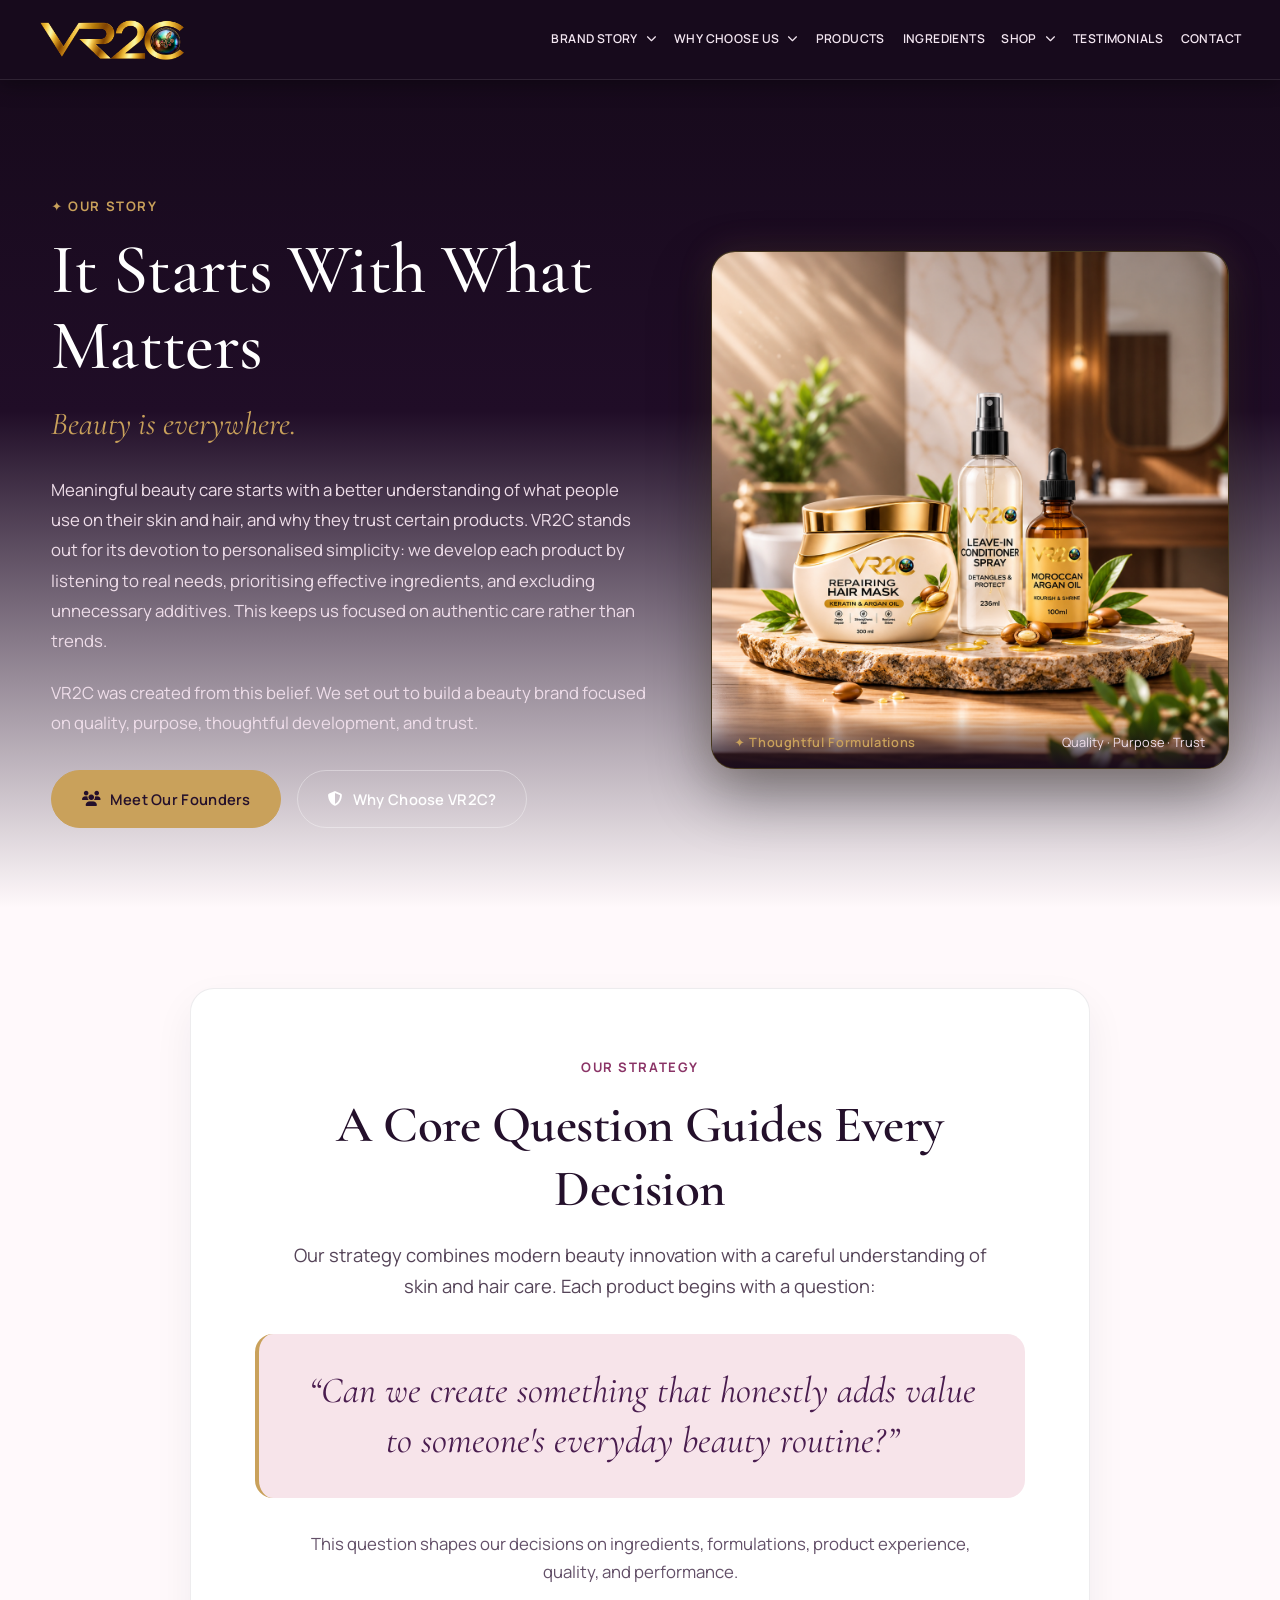
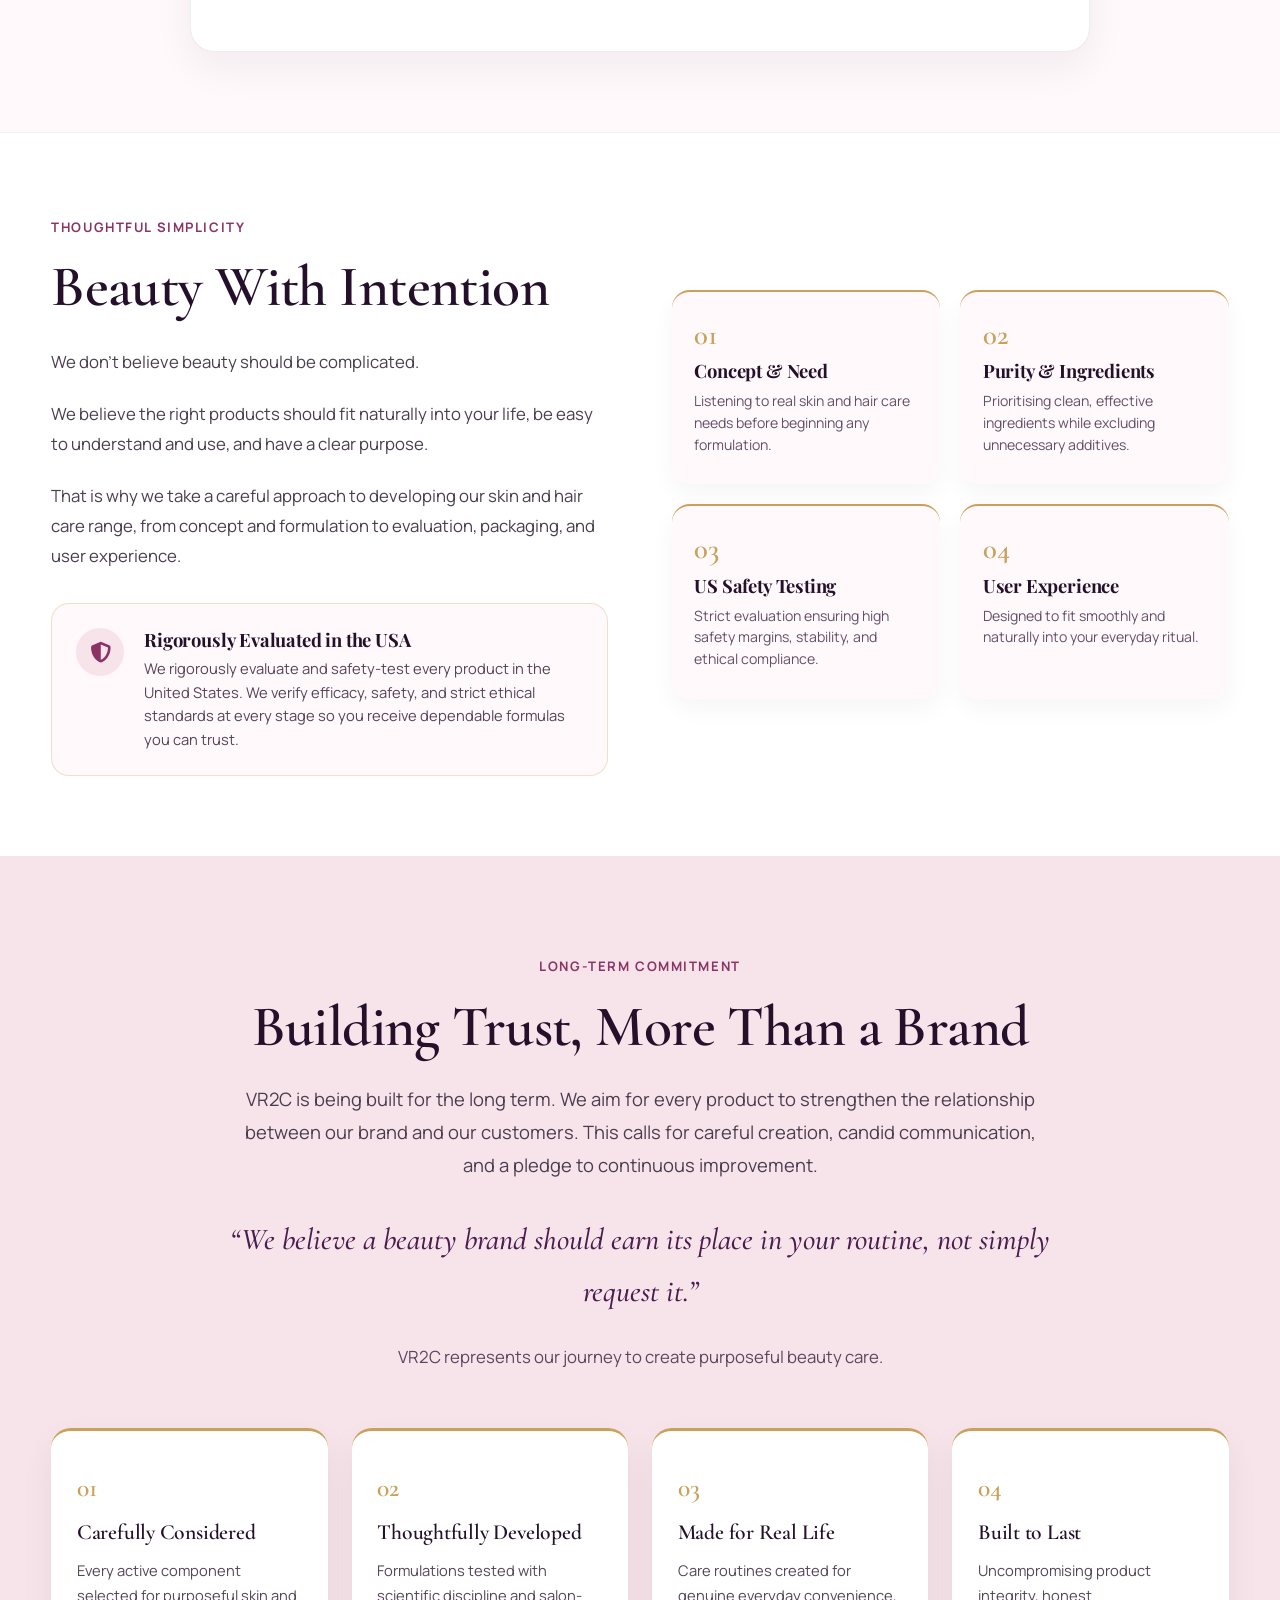
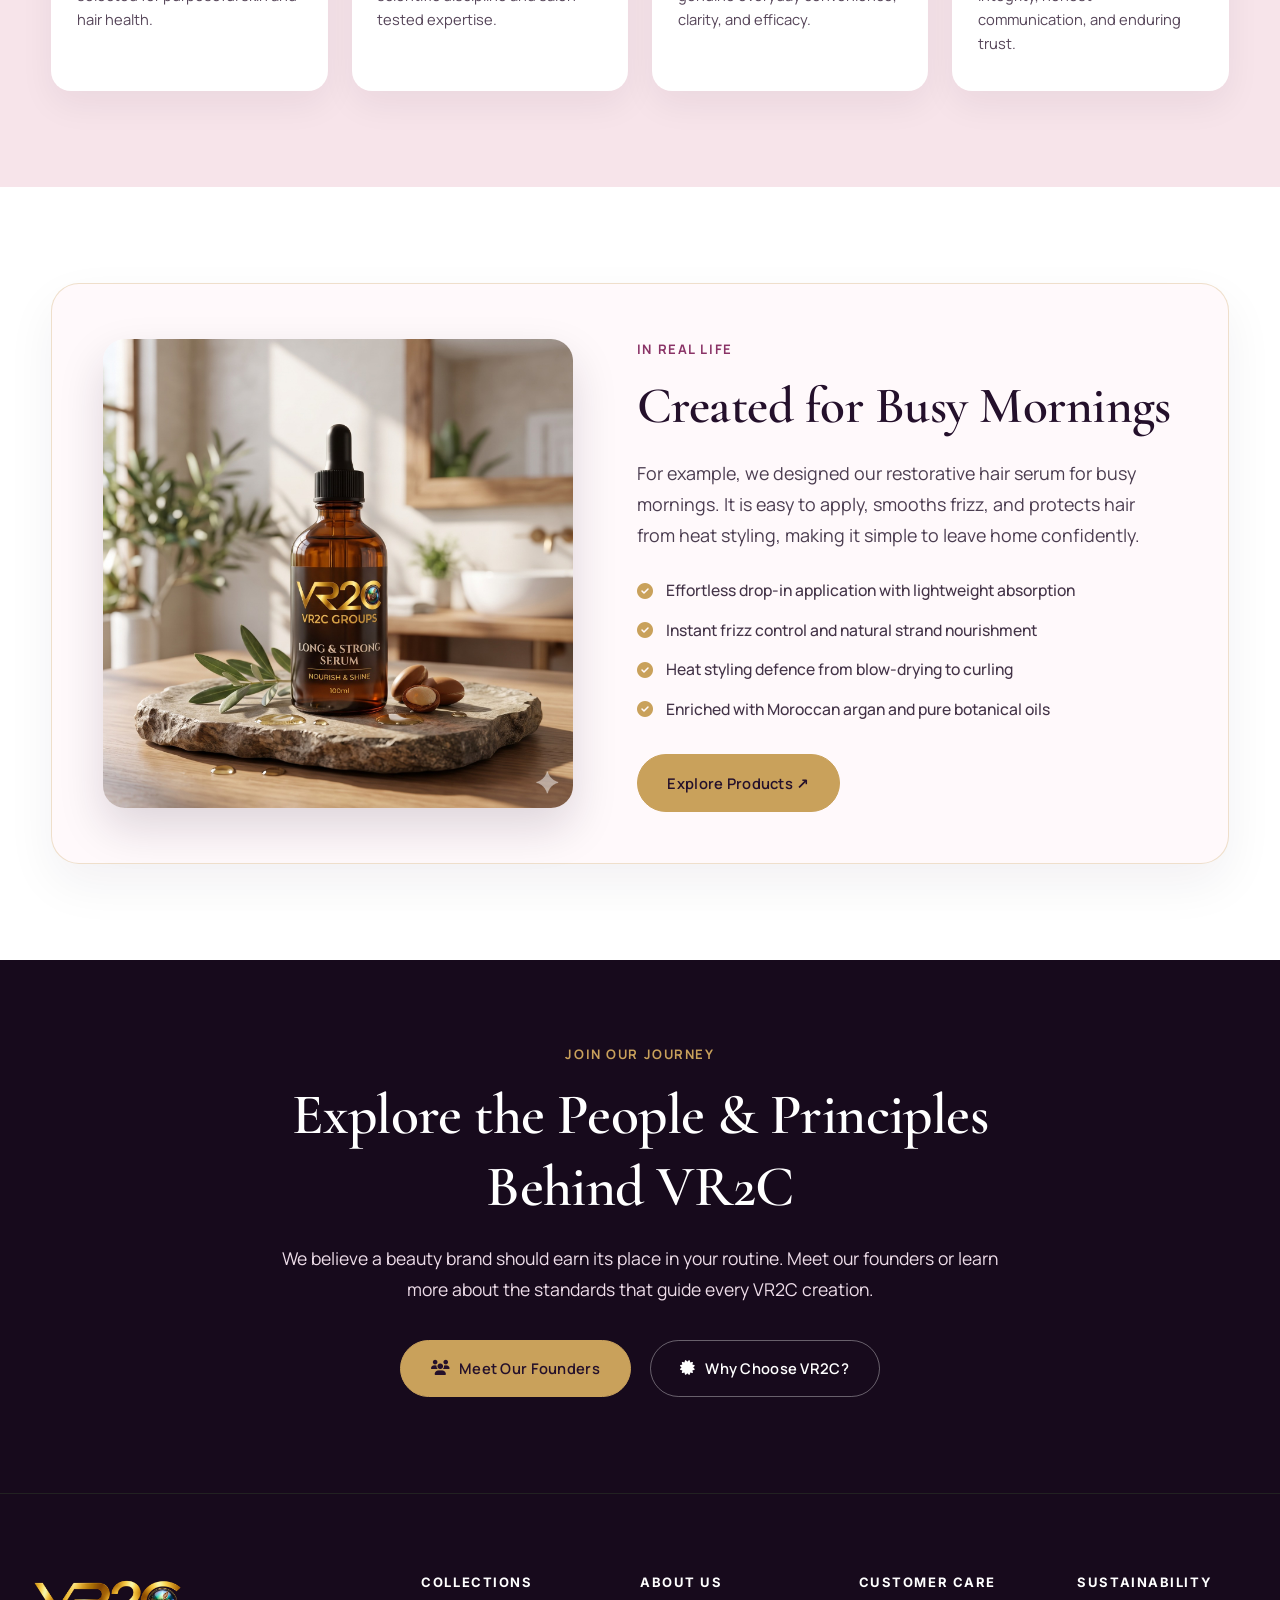
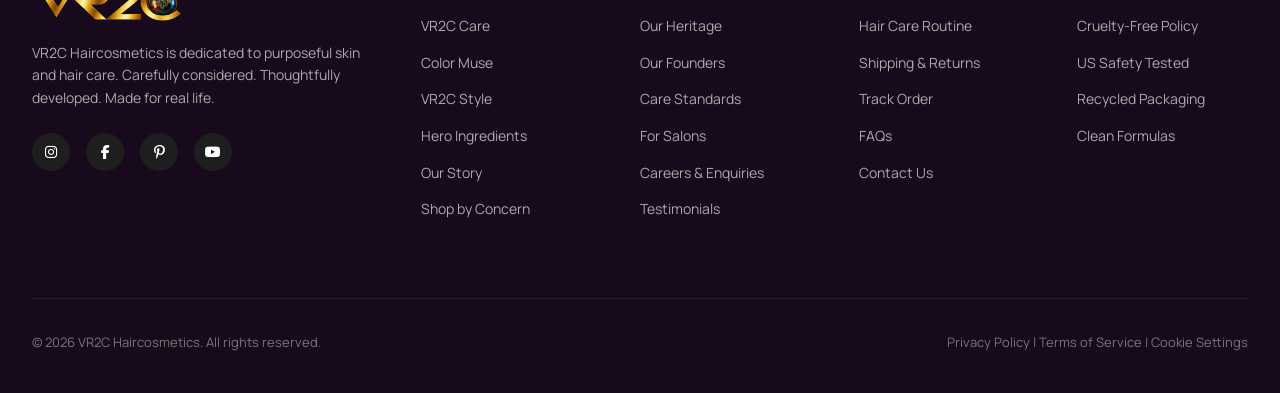
<file: brand-story.html>
<!DOCTYPE html>
<html lang="en">
<head>
  <meta charset="UTF-8" />
  <meta name="viewport" content="width=device-width, initial-scale=1.0" />
  <title>Our Story | VR2C Haircosmetics</title>
  <meta name="description" content="Discover the VR2C story: thoughtful beauty care guided by purpose, clean ingredients, rigorous US testing, and authentic simplicity." />
  <link rel="icon" type="image/svg+xml" href="assets/v2c-favicon.svg">
  
  <link rel="preconnect" href="https://fonts.googleapis.com">
  <link rel="preconnect" href="https://fonts.gstatic.com" crossorigin>
  <link href="https://fonts.googleapis.com/css2?family=Cormorant+Garamond:ital,wght@0,400;0,500;0,600;1,400;1,600&family=Manrope:wght@300;400;500;600;700&display=swap" rel="stylesheet">
  <link rel="stylesheet" href="https://cdnjs.cloudflare.com/ajax/libs/font-awesome/6.4.0/css/all.min.css" />
  <link rel="stylesheet" href="styles.css" />

  <style>
    :root {
      --story-ink: #24102b;
      --story-plum: #4a1d4f;
      --story-mulberry: #8a3366;
      --story-blush: #f7e4ea;
      --story-pearl: #fff9fb;
      --story-gold: #c9a15b;
      --story-gold-hover: #b58d47;
      --story-font-serif: 'Cormorant Garamond', Georgia, serif;
      --story-font-sans: 'Manrope', -apple-system, BlinkMacSystemFont, system-ui, sans-serif;
    }

    body {
      font-family: var(--story-font-sans);
      color: var(--story-ink);
      background: var(--story-pearl);
      line-height: 1.7;
    }

    .story-page {
      overflow-x: hidden;
    }

    .story-container {
      width: min(1200px, 92%);
      margin: 0 auto;
    }

    .story-kicker {
      display: inline-block;
      font-size: 0.82rem;
      font-weight: 700;
      color: var(--story-mulberry);
      letter-spacing: 0.12em;
      text-transform: uppercase;
      margin-bottom: 0.9rem;
    }

    .story-paragraph {
      font-size: 1.05rem;
      color: #4b3d50;
      line-height: 1.8;
      margin-bottom: 1.35rem;
    }

    .story-btn-primary,
    .story-btn-secondary {
      display: inline-flex;
      align-items: center;
      gap: 0.6rem;
      padding: 0.95rem 1.85rem;
      border-radius: 999px;
      font-weight: 600;
      font-size: 0.92rem;
      letter-spacing: 0.02em;
      text-decoration: none;
      transition: all 0.3s ease;
      cursor: pointer;
    }

    .story-btn-primary {
      background: var(--story-gold);
      color: var(--story-ink);
      border: 1px solid var(--story-gold);
    }

    .story-btn-primary:hover {
      background: #fff;
      color: var(--story-ink);
      border-color: var(--story-gold);
      transform: translateY(-2px);
      box-shadow: 0 8px 24px rgba(201, 161, 91, 0.25);
    }

    .story-btn-secondary {
      background: transparent;
      color: var(--story-ink);
      border: 1px solid rgba(36, 16, 43, 0.25);
    }

    .story-btn-secondary:hover {
      background: rgba(36, 16, 43, 0.06);
      border-color: var(--story-ink);
      transform: translateY(-2px);
    }

    /* 1. HERO SECTION */
    .story-hero-section {
      padding: 7rem 0 5rem;
      background: linear-gradient(180deg, #170a1c 0%, #200d27 40%, var(--story-pearl) 100%);
      color: #fff;
      position: relative;
    }

    .story-hero-grid {
      display: grid;
      grid-template-columns: 1.15fr 1fr;
      gap: clamp(2.5rem, 5vw, 5rem);
      align-items: center;
    }

    .story-hero-copy .story-kicker {
      color: var(--story-gold);
    }

    .story-hero-copy .story-title {
      font-family: var(--story-font-serif);
      font-size: clamp(2.8rem, 5.5vw, 4.8rem);
      line-height: 1.08;
      font-weight: 500;
      letter-spacing: -0.01em;
      margin-bottom: 0.8rem;
      color: #ffffff;
    }

    .story-lead-quote {
      font-family: var(--story-font-serif);
      font-size: clamp(1.4rem, 2.5vw, 2rem);
      font-style: italic;
      color: var(--story-gold);
      margin-bottom: 1.5rem;
      font-weight: 400;
    }

    .story-hero-copy .story-paragraph {
      color: #eedde9;
    }

    .story-hero-actions {
      display: flex;
      gap: 1rem;
      flex-wrap: wrap;
      margin-top: 2rem;
    }

    .story-hero-actions .story-btn-secondary {
      color: #ffffff;
      border-color: rgba(255, 255, 255, 0.35);
    }

    .story-hero-actions .story-btn-secondary:hover {
      background: rgba(255, 255, 255, 0.12);
      border-color: #ffffff;
    }

    .story-hero-visual {
      position: relative;
    }

    .story-image-card {
      position: relative;
      border-radius: 24px;
      overflow: hidden;
      background: #000;
      border: 1px solid rgba(201, 161, 91, 0.35);
      box-shadow: 0 25px 60px rgba(0, 0, 0, 0.4), 0 0 35px rgba(201, 161, 91, 0.15);
      transition: transform 0.5s ease;
    }

    .story-image-card:hover {
      transform: translateY(-4px);
    }

    .story-hero-img {
      width: 100%;
      height: 100%;
      aspect-ratio: 1;
      object-fit: cover;
      display: block;
    }

    .story-visual-caption {
      position: absolute;
      bottom: 0;
      left: 0;
      right: 0;
      display: flex;
      justify-content: space-between;
      align-items: center;
      padding: 0.9rem 1.4rem;
      background: linear-gradient(to top, rgba(23, 10, 28, 0.95), transparent);
      color: #eedde9;
      font-size: 0.8rem;
    }

    .story-visual-caption span:first-child {
      color: var(--story-gold);
      font-weight: 600;
      letter-spacing: 0.05em;
    }

    /* 2. STRATEGY SECTION */
    .story-strategy-section {
      padding: 5rem 0;
      background: var(--story-pearl);
    }

    .story-strategy-card {
      max-width: 900px;
      margin: 0 auto;
      text-align: center;
      background: #ffffff;
      padding: clamp(2.5rem, 5vw, 4rem);
      border-radius: 24px;
      border: 1px solid rgba(36, 16, 43, 0.08);
      box-shadow: 0 16px 40px rgba(36, 16, 43, 0.06);
    }

    .story-strategy-card h2 {
      font-family: var(--story-font-serif);
      font-size: clamp(2.2rem, 4vw, 3.2rem);
      margin-bottom: 1.2rem;
      color: var(--story-ink);
    }

    .story-strategy-text {
      font-size: 1.15rem;
      color: #554458;
      max-width: 720px;
      margin: 0 auto 2rem;
      line-height: 1.7;
    }

    .story-core-question {
      font-family: var(--story-font-serif);
      font-size: clamp(1.6rem, 3vw, 2.3rem);
      font-style: italic;
      line-height: 1.35;
      color: var(--story-plum);
      background: var(--story-blush);
      padding: 2rem 2.5rem;
      border-radius: 18px;
      border-left: 4px solid var(--story-gold);
      margin: 2rem 0;
    }

    .story-strategy-subtext {
      font-size: 1.05rem;
      color: #635068;
      max-width: 700px;
      margin: 0 auto;
    }

    /* 3. INTENTION SECTION */
    .story-intention-section {
      padding: 5rem 0;
      background: #ffffff;
      border-top: 1px solid rgba(36, 16, 43, 0.06);
    }

    .story-intention-grid {
      display: grid;
      grid-template-columns: 1fr 1fr;
      gap: clamp(2.5rem, 5vw, 5rem);
      align-items: center;
    }

    .story-intention-content h2 {
      font-family: var(--story-font-serif);
      font-size: clamp(2.4rem, 4.5vw, 3.6rem);
      margin-bottom: 1.4rem;
      color: var(--story-ink);
    }

    .story-safety-card {
      display: flex;
      gap: 1.25rem;
      align-items: flex-start;
      margin-top: 2rem;
      padding: 1.5rem;
      background: var(--story-pearl);
      border-radius: 18px;
      border: 1px solid rgba(201, 161, 91, 0.3);
    }

    .story-safety-icon {
      width: 48px;
      height: 48px;
      flex-shrink: 0;
      border-radius: 50%;
      background: var(--story-blush);
      color: var(--story-mulberry);
      display: grid;
      place-items: center;
      font-size: 1.3rem;
    }

    .story-safety-text h3 {
      font-size: 1.15rem;
      font-weight: 700;
      color: var(--story-ink);
      margin-bottom: 0.35rem;
    }

    .story-safety-text p {
      font-size: 0.92rem;
      color: #554458;
      line-height: 1.6;
      margin: 0;
    }

    .story-intention-cards {
      display: grid;
      grid-template-columns: 1fr 1fr;
      gap: 1.25rem;
    }

    .story-pillar-item {
      background: var(--story-pearl);
      padding: 1.8rem 1.4rem;
      border-radius: 18px;
      border-top: 2px solid var(--story-gold);
      box-shadow: 0 10px 25px rgba(36, 16, 43, 0.04);
      transition: transform 0.3s ease;
    }

    .story-pillar-item:hover {
      transform: translateY(-3px);
    }

    .pillar-num {
      font-family: var(--story-font-serif);
      font-size: 1.8rem;
      color: var(--story-gold);
      font-weight: 600;
      line-height: 1;
      margin-bottom: 0.6rem;
    }

    .story-pillar-item h3 {
      font-size: 1.15rem;
      font-weight: 700;
      color: var(--story-ink);
      margin-bottom: 0.5rem;
    }

    .story-pillar-item p {
      font-size: 0.88rem;
      color: #635068;
      line-height: 1.55;
      margin: 0;
    }

    /* 4. TRUST SECTION */
    .story-trust-section {
      padding: 6rem 0;
      background: var(--story-blush);
      text-align: center;
    }

    .story-trust-header {
      max-width: 820px;
      margin: 0 auto 3.5rem;
    }

    .story-trust-header h2 {
      font-family: var(--story-font-serif);
      font-size: clamp(2.4rem, 4.5vw, 3.8rem);
      margin-bottom: 1.2rem;
      color: var(--story-ink);
    }

    .story-trust-intro {
      font-size: 1.15rem;
      color: #4b3d50;
      line-height: 1.8;
      margin-bottom: 1.5rem;
    }

    .story-trust-highlight {
      font-family: var(--story-font-serif);
      font-size: clamp(1.4rem, 2.5vw, 1.9rem);
      font-style: italic;
      color: var(--story-plum);
      font-weight: 500;
      padding: 0.5rem 0;
    }

    .story-values-grid {
      display: grid;
      grid-template-columns: repeat(4, 1fr);
      gap: 1.5rem;
      text-align: left;
    }

    .story-value-card {
      background: #ffffff;
      padding: 2.2rem 1.6rem;
      border-radius: 20px;
      box-shadow: 0 14px 35px rgba(36, 16, 43, 0.06);
      border-top: 3px solid var(--story-gold);
      display: flex;
      flex-direction: column;
      transition: transform 0.3s ease;
    }

    .story-value-card:hover {
      transform: translateY(-4px);
    }

    .story-value-badge {
      font-family: var(--story-font-serif);
      font-size: 1.6rem;
      color: var(--story-gold);
      font-weight: 600;
      margin-bottom: 0.6rem;
    }

    .story-value-card h3 {
      font-size: 1.35rem;
      font-family: var(--story-font-serif);
      font-weight: 600;
      color: var(--story-ink);
      margin-bottom: 0.75rem;
    }

    .story-value-card p {
      font-size: 0.92rem;
      color: #554458;
      line-height: 1.65;
      margin: 0;
    }

    /* 5. EXAMPLE SPOTLIGHT */
    .story-example-section {
      padding: 6rem 0;
      background: #ffffff;
    }

    .story-example-card {
      display: grid;
      grid-template-columns: 1fr 1.15fr;
      gap: clamp(2.5rem, 5vw, 4.5rem);
      align-items: center;
      background: var(--story-pearl);
      border-radius: 28px;
      padding: clamp(2rem, 4vw, 3.5rem);
      border: 1px solid rgba(201, 161, 91, 0.3);
      box-shadow: 0 20px 50px rgba(36, 16, 43, 0.06);
    }

    .story-example-visual {
      position: relative;
      border-radius: 22px;
      overflow: hidden;
      box-shadow: 0 20px 45px rgba(36, 16, 43, 0.15);
    }

    .story-example-img {
      width: 100%;
      height: 100%;
      aspect-ratio: 1;
      object-fit: cover;
      display: block;
    }

    .story-example-content h2 {
      font-family: var(--story-font-serif);
      font-size: clamp(2.2rem, 4vw, 3.2rem);
      color: var(--story-ink);
      margin-bottom: 1.2rem;
    }

    .story-example-lead {
      font-size: 1.12rem;
      color: #4b3d50;
      line-height: 1.75;
      margin-bottom: 1.6rem;
    }

    .story-example-list {
      list-style: none;
      padding: 0;
      margin: 0 0 2rem;
      display: grid;
      gap: 0.8rem;
    }

    .story-example-list li {
      display: flex;
      align-items: center;
      gap: 0.8rem;
      font-size: 0.98rem;
      color: #433347;
      font-weight: 500;
    }

    .story-example-list li i {
      color: var(--story-gold);
      font-size: 1rem;
    }

    /* 6. CTA SECTION */
    .story-cta-section {
      padding: 5rem 0 6rem;
      background: #170a1c;
      color: #ffffff;
      text-align: center;
    }

    .story-cta-box {
      max-width: 760px;
      margin: 0 auto;
    }

    .story-cta-box h2 {
      font-family: var(--story-font-serif);
      font-size: clamp(2.4rem, 4.5vw, 3.6rem);
      margin-bottom: 1.2rem;
      color: #ffffff;
    }

    .story-cta-box p {
      font-size: 1.1rem;
      color: #eedde9;
      line-height: 1.75;
      margin-bottom: 2.2rem;
    }

    .story-cta-buttons {
      display: flex;
      gap: 1.2rem;
      justify-content: center;
      flex-wrap: wrap;
    }

    .story-cta-buttons .story-btn-secondary {
      color: #ffffff;
      border-color: rgba(255, 255, 255, 0.35);
    }

    .story-cta-buttons .story-btn-secondary:hover {
      background: rgba(255, 255, 255, 0.12);
      border-color: #ffffff;
    }

    /* RESPONSIVE */
    @media (max-width: 980px) {
      .story-hero-grid,
      .story-intention-grid,
      .story-example-card {
        grid-template-columns: 1fr;
        gap: 2.5rem;
      }

      .story-values-grid {
        grid-template-columns: repeat(2, 1fr);
      }

      .story-hero-section {
        padding: 5.5rem 0 4rem;
      }
    }

    @media (max-width: 580px) {
      .story-intention-cards {
        grid-template-columns: 1fr;
      }

      .story-values-grid {
        grid-template-columns: 1fr;
      }

      .story-hero-actions,
      .story-cta-buttons {
        flex-direction: column;
      }

      .story-btn-primary,
      .story-btn-secondary {
        width: 100%;
        justify-content: center;
      }
    }
  </style>
</head>
<body>
  <header class="main-header" id="top">
  <div class="header-container">
    <nav class="nav-left" aria-label="Company information">
      <div class="nav-dropdown">
        <a href="brand-story.html" class="nav-link">Brand Story <i class="fas fa-chevron-down" aria-hidden="true"></i></a>
        <div class="dropdown-menu">
          <a href="brand-story.html" class="dropdown-item">Our Story</a>
          <a href="our-founders.html" class="dropdown-item">Founder &amp; Company Story</a>
          <a href="brand-story.html#values" class="dropdown-item">Our Values</a>
        </div>
      </div>
      <div class="nav-dropdown">
        <a href="why-choose-us.html" class="nav-link">Why Choose Us <i class="fas fa-chevron-down" aria-hidden="true"></i></a>
        <div class="dropdown-menu">
          <a href="why-choose-us.html" class="dropdown-item">Clean Ingredients</a>
          <a href="why-choose-us.html" class="dropdown-item">Care Standards</a>
          <a href="why-choose-us.html#standards" class="dropdown-item">Sustainability</a>
        </div>
      </div>
      <a href="featured-products.html" class="nav-link">Products</a>
      <a href="ingredient-spotlight.html" class="nav-link">Ingredients</a>
    </nav>

    <a href="index.html" class="header-logo" aria-label="VR2C Haircosmetics home">
      <img src="assets/vr2c_logo.png" alt="VR2C Haircosmetics" class="header-logo-image">
    </a>

    <nav class="nav-right" aria-label="Shop and support">
      <div class="nav-dropdown">
        <a href="shop-by-concern.html" class="nav-link">Shop <i class="fas fa-chevron-down" aria-hidden="true"></i></a>
        <div class="dropdown-menu">
          <a href="shop-by-concern.html" class="dropdown-item">Shop by Concern</a>
          <a href="featured-products.html" class="dropdown-item">Featured Products</a>
        </div>
      </div>
      <a href="testimonials.html" class="nav-link">Testimonials</a>
      <a href="contact-us.html" class="nav-link">Contact</a>
    </nav>

    <button type="button" class="mobile-menu-btn" id="mobileMenuBtn" aria-controls="mobileNavDrawer" aria-expanded="false" aria-label="Open navigation">
      <i class="fas fa-bars" aria-hidden="true"></i>
    </button>
  </div>
  <nav class="mobile-nav-drawer" id="mobileNavDrawer" aria-label="Mobile navigation"></nav>
</header>

  <main class="story-page">
    <!-- 1. HERO SECTION -->
    <section class="story-hero-section" id="story">
      <div class="story-container">
        <div class="story-hero-grid">
          <div class="story-hero-copy">
            <span class="story-kicker">✦ OUR STORY</span>
            <h1 class="story-title">It Starts With What Matters</h1>
            <p class="story-lead-quote">Beauty is everywhere.</p>
            <p class="story-paragraph">
              Meaningful beauty care starts with a better understanding of what people use on their skin and hair, and why they trust certain products. VR2C stands out for its devotion to personalised simplicity: we develop each product by listening to real needs, prioritising effective ingredients, and excluding unnecessary additives. This keeps us focused on authentic care rather than trends.
            </p>
            <p class="story-paragraph">
              VR2C was created from this belief. We set out to build a beauty brand focused on quality, purpose, thoughtful development, and trust.
            </p>
            <div class="story-hero-actions">
              <a href="our-founders.html" class="story-btn-primary"><i class="fas fa-users" aria-hidden="true"></i> Meet Our Founders</a>
              <a href="why-choose-us.html" class="story-btn-secondary"><i class="fas fa-shield-alt" aria-hidden="true"></i> Why Choose VR2C?</a>
            </div>
          </div>
          <div class="story-hero-visual">
            <div class="story-image-card">
              <img src="assets/bodyimage(3).png" alt="VR2C handcrafted hair and skin care collection" class="story-hero-img">
              <div class="story-visual-caption">
                <span>✦ Thoughtful Formulations</span>
                <span>Quality · Purpose · Trust</span>
              </div>
            </div>
          </div>
        </div>
      </div>
    </section>

    <!-- 2. GUIDING STRATEGY & THE CORE QUESTION -->
    <section class="story-strategy-section">
      <div class="story-container">
        <div class="story-strategy-card">
          <span class="story-kicker">OUR STRATEGY</span>
          <h2>A Core Question Guides Every Decision</h2>
          <p class="story-strategy-text">
            Our strategy combines modern beauty innovation with a careful understanding of skin and hair care. Each product begins with a question:
          </p>
          <blockquote class="story-core-question">
            “Can we create something that honestly adds value to someone's everyday beauty routine?”
          </blockquote>
          <p class="story-strategy-subtext">
            This question shapes our decisions on ingredients, formulations, product experience, quality, and performance.
          </p>
        </div>
      </div>
    </section>

    <!-- 3. BEAUTY WITH INTENTION -->
    <section class="story-intention-section">
      <div class="story-container">
        <div class="story-intention-grid">
          <div class="story-intention-content">
            <span class="story-kicker">THOUGHTFUL SIMPLICITY</span>
            <h2>Beauty With Intention</h2>
            <p class="story-paragraph">
              We don't believe beauty should be complicated.
            </p>
            <p class="story-paragraph">
              We believe the right products should fit naturally into your life, be easy to understand and use, and have a clear purpose.
            </p>
            <p class="story-paragraph">
              That is why we take a careful approach to developing our skin and hair care range, from concept and formulation to evaluation, packaging, and user experience.
            </p>
            
            <div class="story-safety-card">
              <div class="story-safety-icon">
                <i class="fas fa-shield-halved" aria-hidden="true"></i>
              </div>
              <div class="story-safety-text">
                <h3>Rigorously Evaluated in the USA</h3>
                <p>We rigorously evaluate and safety-test every product in the United States. We verify efficacy, safety, and strict ethical standards at every stage so you receive dependable formulas you can trust.</p>
              </div>
            </div>
          </div>

          <div class="story-intention-cards">
            <div class="story-pillar-item">
              <div class="pillar-num">01</div>
              <h3>Concept &amp; Need</h3>
              <p>Listening to real skin and hair care needs before beginning any formulation.</p>
            </div>
            <div class="story-pillar-item">
              <div class="pillar-num">02</div>
              <h3>Purity &amp; Ingredients</h3>
              <p>Prioritising clean, effective ingredients while excluding unnecessary additives.</p>
            </div>
            <div class="story-pillar-item">
              <div class="pillar-num">03</div>
              <h3>US Safety Testing</h3>
              <p>Strict evaluation ensuring high safety margins, stability, and ethical compliance.</p>
            </div>
            <div class="story-pillar-item">
              <div class="pillar-num">04</div>
              <h3>User Experience</h3>
              <p>Designed to fit smoothly and naturally into your everyday ritual.</p>
            </div>
          </div>
        </div>
      </div>
    </section>

    <!-- 4. BUILDING TRUST & BRAND COMMITMENT -->
    <section class="story-trust-section" id="values">
      <div class="story-container">
        <div class="story-trust-header">
          <span class="story-kicker">LONG-TERM COMMITMENT</span>
          <h2>Building Trust, More Than a Brand</h2>
          <p class="story-trust-intro">
            VR2C is being built for the long term. We aim for every product to strengthen the relationship between our brand and our customers. This calls for careful creation, candid communication, and a pledge to continuous improvement.
          </p>
          <p class="story-trust-highlight">
            “We believe a beauty brand should earn its place in your routine, not simply request it.”
          </p>
          <p class="story-paragraph" style="margin-top: 1rem; color: #5b4660;">
            VR2C represents our journey to create purposeful beauty care.
          </p>
        </div>

        <div class="story-values-grid">
          <div class="story-value-card">
            <span class="story-value-badge">01</span>
            <h3>Carefully Considered</h3>
            <p>Every active component selected for purposeful skin and hair health.</p>
          </div>
          <div class="story-value-card">
            <span class="story-value-badge">02</span>
            <h3>Thoughtfully Developed</h3>
            <p>Formulations tested with scientific discipline and salon-tested expertise.</p>
          </div>
          <div class="story-value-card">
            <span class="story-value-badge">03</span>
            <h3>Made for Real Life</h3>
            <p>Care routines created for genuine everyday convenience, clarity, and efficacy.</p>
          </div>
          <div class="story-value-card">
            <span class="story-value-badge">04</span>
            <h3>Built to Last</h3>
            <p>Uncompromising product integrity, honest communication, and enduring trust.</p>
          </div>
        </div>
      </div>
    </section>

    <!-- 5. REAL-LIFE EXAMPLE SPOTLIGHT -->
    <section class="story-example-section">
      <div class="story-container">
        <div class="story-example-card">
          <div class="story-example-visual">
            <img src="assets/bodyimage(5).jpeg" alt="VR2C restorative hair serum" class="story-example-img">
          </div>
          <div class="story-example-content">
            <span class="story-kicker">IN REAL LIFE</span>
            <h2>Created for Busy Mornings</h2>
            <p class="story-example-lead">
              For example, we designed our restorative hair serum for busy mornings. It is easy to apply, smooths frizz, and protects hair from heat styling, making it simple to leave home confidently.
            </p>
            <ul class="story-example-list">
              <li><i class="fas fa-check-circle" aria-hidden="true"></i> Effortless drop-in application with lightweight absorption</li>
              <li><i class="fas fa-check-circle" aria-hidden="true"></i> Instant frizz control and natural strand nourishment</li>
              <li><i class="fas fa-check-circle" aria-hidden="true"></i> Heat styling defence from blow-drying to curling</li>
              <li><i class="fas fa-check-circle" aria-hidden="true"></i> Enriched with Moroccan argan and pure botanical oils</li>
            </ul>
            <div>
              <a href="featured-products.html" class="story-btn-primary">Explore Products ↗</a>
            </div>
          </div>
        </div>
      </div>
    </section>

    <!-- 6. FINAL CALL TO ACTION -->
    <section class="story-cta-section">
      <div class="story-container">
        <div class="story-cta-box">
          <span class="story-kicker" style="color: var(--story-gold);">JOIN OUR JOURNEY</span>
          <h2>Explore the People &amp; Principles Behind VR2C</h2>
          <p>
            We believe a beauty brand should earn its place in your routine. Meet our founders or learn more about the standards that guide every VR2C creation.
          </p>
          <div class="story-cta-buttons">
            <a href="our-founders.html" class="story-btn-primary"><i class="fas fa-users" aria-hidden="true"></i> Meet Our Founders</a>
            <a href="why-choose-us.html" class="story-btn-secondary"><i class="fas fa-certificate" aria-hidden="true"></i> Why Choose VR2C?</a>
          </div>
        </div>
      </div>
    </section>
  </main>

  <footer class="footer" id="contact">
    <div class="container">
      <div class="footer-grid">
        <div class="footer-brand">
          <img src="assets/vr2c_logo.png" alt="VR2C Haircosmetics logo" class="footer-logo-image" style="margin-bottom: 1rem;" />
          <p>VR2C Haircosmetics is dedicated to purposeful skin and hair care. Carefully considered. Thoughtfully developed. Made for real life.</p>
          <div class="social-links">
            <a href="#" class="social-icon" aria-label="Instagram"><i class="fab fa-instagram"></i></a>
            <a href="#" class="social-icon" aria-label="Facebook"><i class="fab fa-facebook-f"></i></a>
            <a href="#" class="social-icon" aria-label="Pinterest"><i class="fab fa-pinterest-p"></i></a>
            <a href="#" class="social-icon" aria-label="YouTube"><i class="fab fa-youtube"></i></a>
          </div>
        </div>
        <div>
          <h4 class="footer-heading">Collections</h4>
          <ul class="footer-menu">
            <li><a href="featured-products.html">VR2C Care</a></li>
            <li><a href="featured-products.html">Color Muse</a></li>
            <li><a href="featured-products.html">VR2C Style</a></li>
            <li><a href="ingredient-spotlight.html">Hero Ingredients</a></li>
            <li><a href="brand-story.html">Our Story</a></li>
            <li><a href="shop-by-concern.html">Shop by Concern</a></li>
          </ul>
        </div>
        <div>
          <h4 class="footer-heading">About Us</h4>
          <ul class="footer-menu">
            <li><a href="brand-story.html">Our Heritage</a></li>
            <li><a href="our-founders.html">Our Founders</a></li>
            <li><a href="why-choose-us.html">Care Standards</a></li>
            <li><a href="index.html#salon">For Salons</a></li>
            <li><a href="contact-us.html">Careers &amp; Enquiries</a></li>
            <li><a href="testimonials.html">Testimonials</a></li>
          </ul>
        </div>
        <div>
          <h4 class="footer-heading">Customer Care</h4>
          <ul class="footer-menu">
            <li><a href="index.html#routine">Hair Care Routine</a></li>
            <li><a href="contact-us.html">Shipping &amp; Returns</a></li>
            <li><a href="contact-us.html">Track Order</a></li>
            <li><a href="contact-us.html">FAQs</a></li>
            <li><a href="contact-us.html">Contact Us</a></li>
          </ul>
        </div>
        <div>
          <h4 class="footer-heading">Sustainability</h4>
          <ul class="footer-menu">
            <li><a href="why-choose-us.html">Cruelty-Free Policy</a></li>
            <li><a href="why-choose-us.html">US Safety Tested</a></li>
            <li><a href="why-choose-us.html">Recycled Packaging</a></li>
            <li><a href="ingredient-spotlight.html">Clean Formulas</a></li>
          </ul>
        </div>
      </div>
      <div class="footer-bottom">
        <p>&copy; 2026 VR2C Haircosmetics. All rights reserved.</p>
        <p>Privacy Policy | Terms of Service | Cookie Settings</p>
      </div>
    </div>
  </footer>
  <script src="app.js"></script>
</body>
</html>
</file>
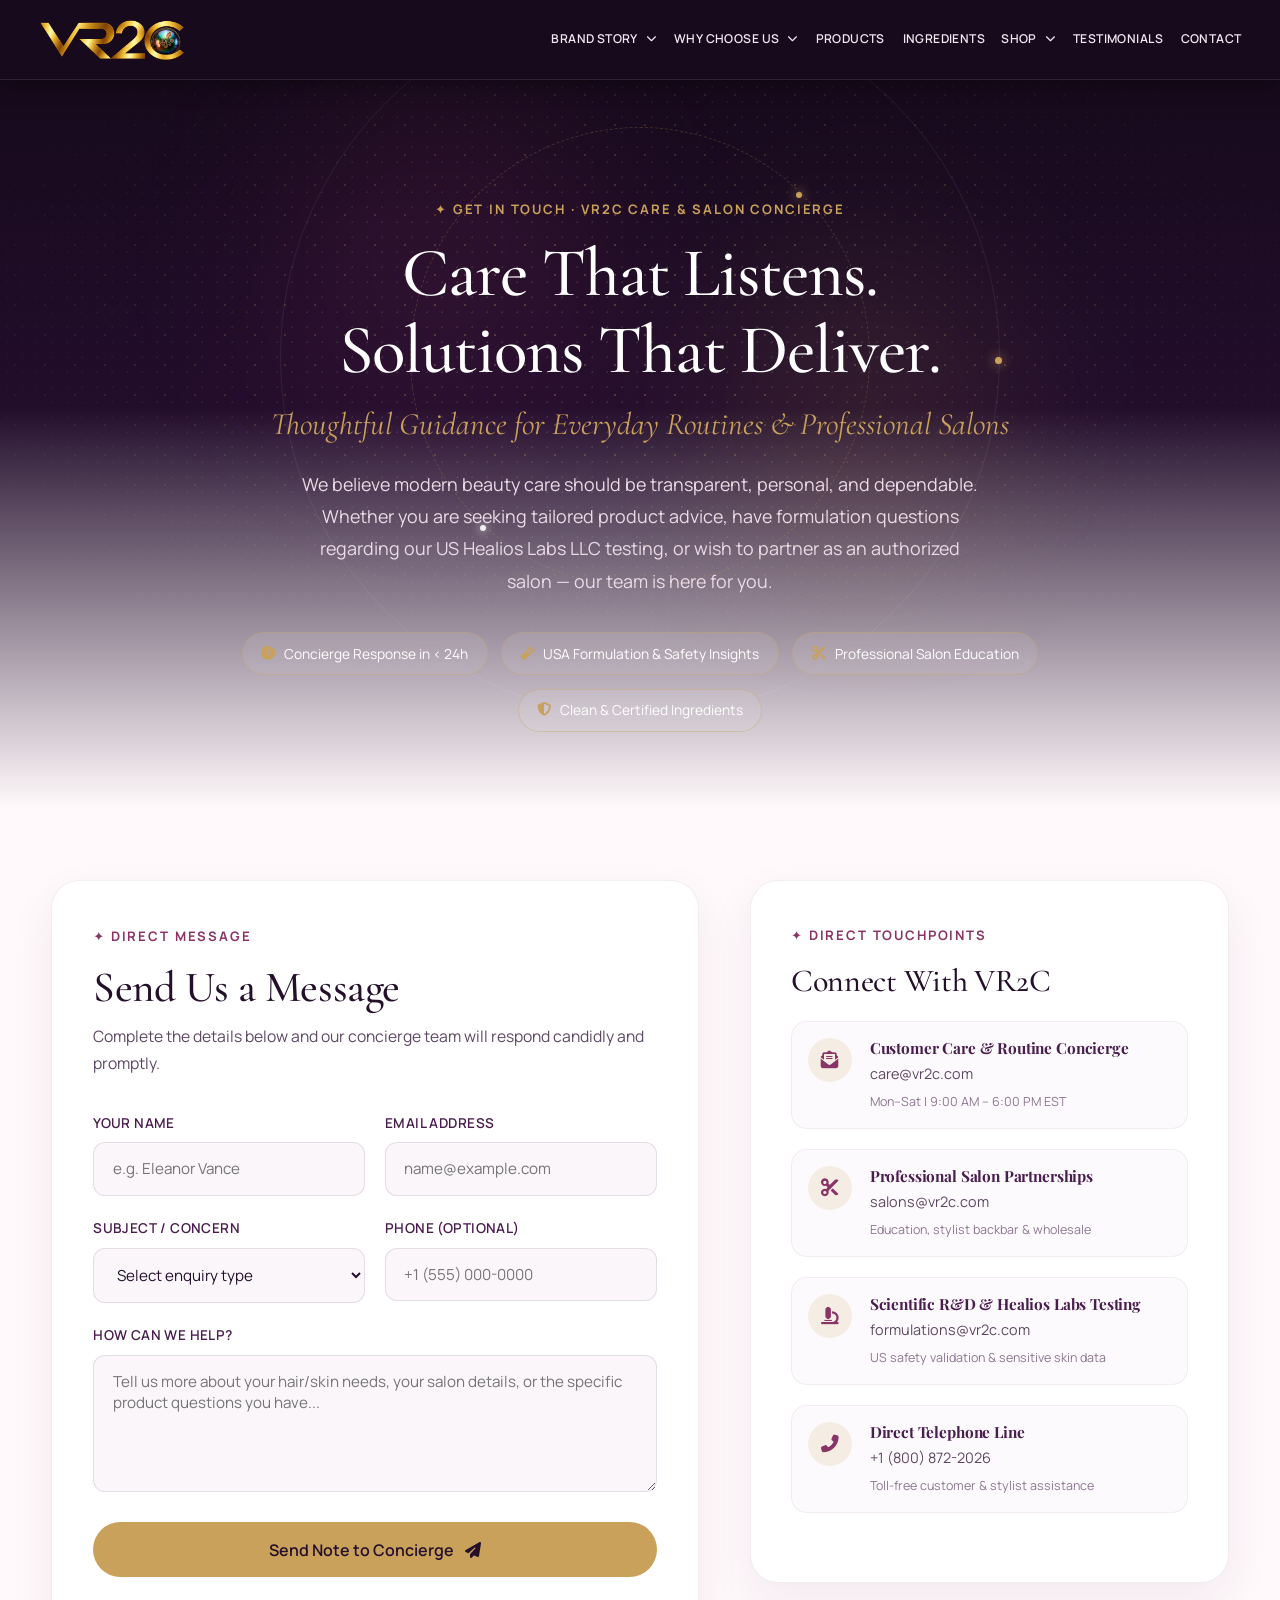
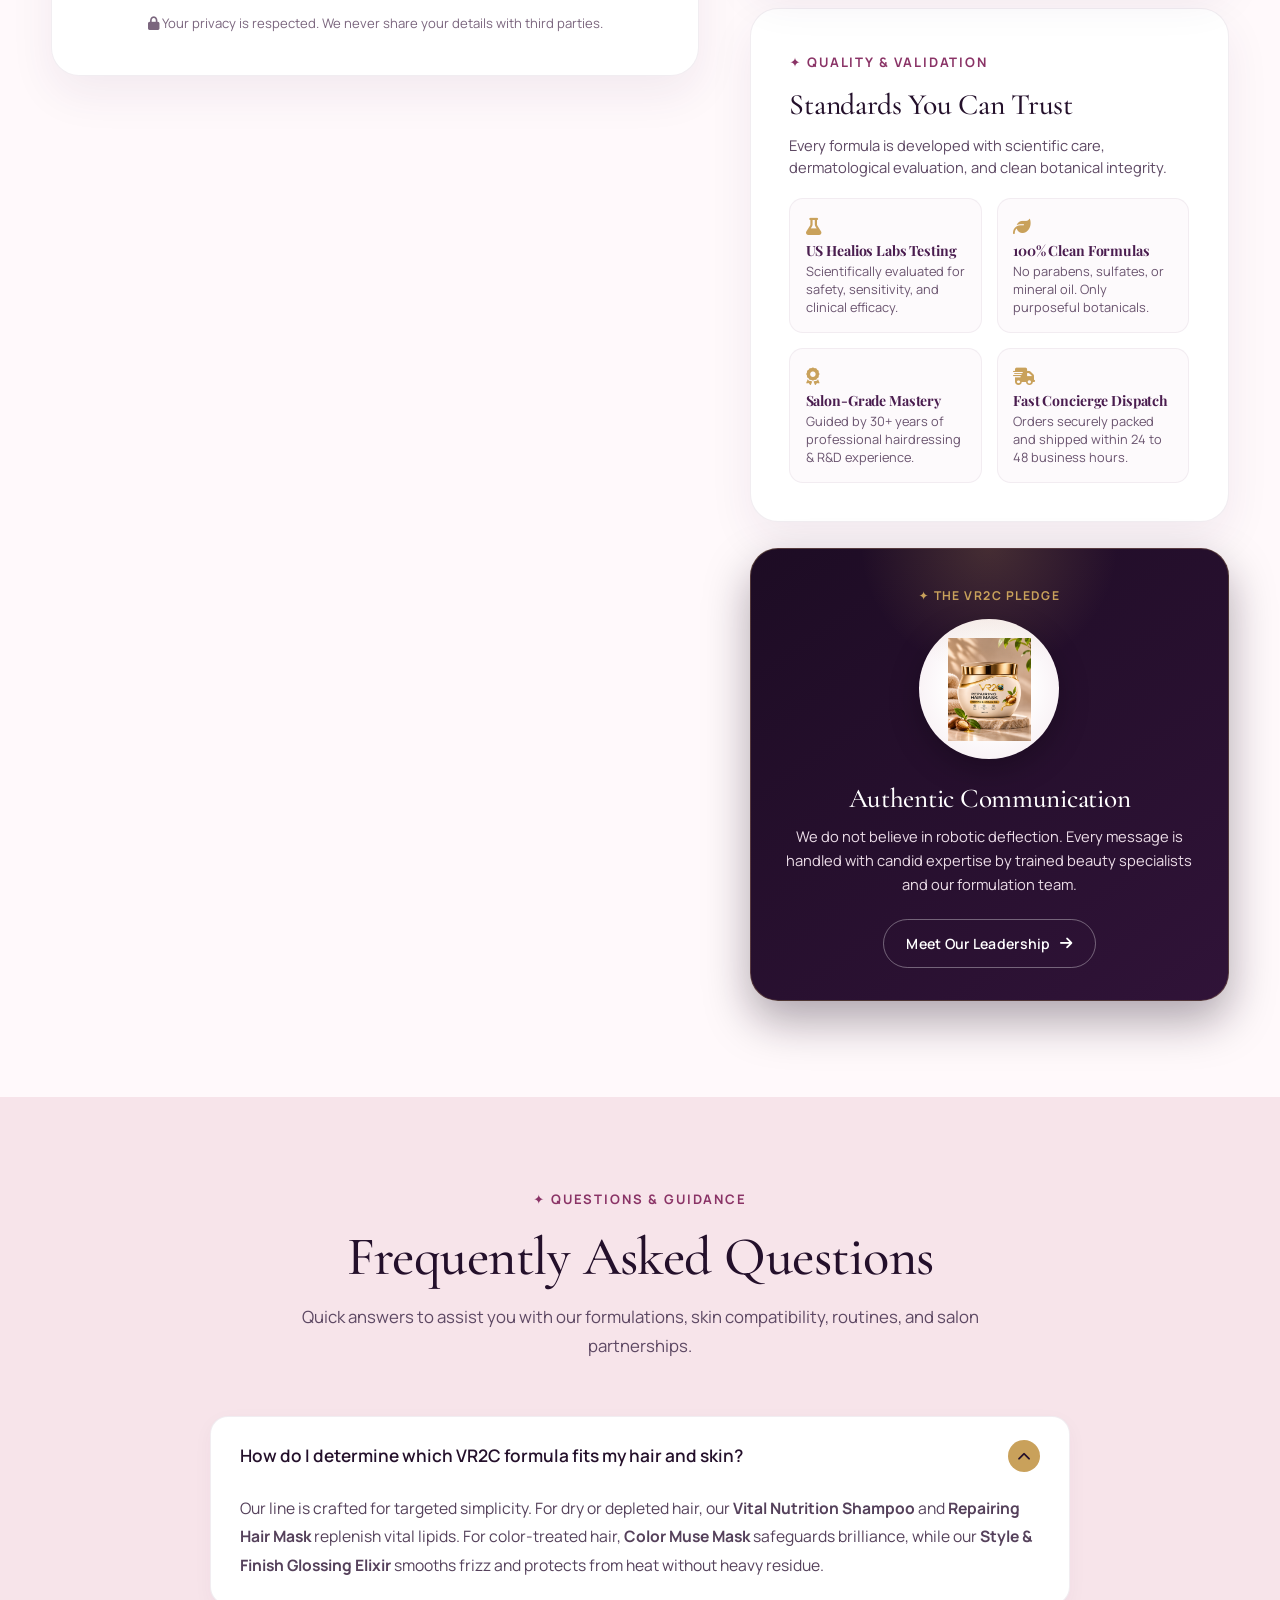
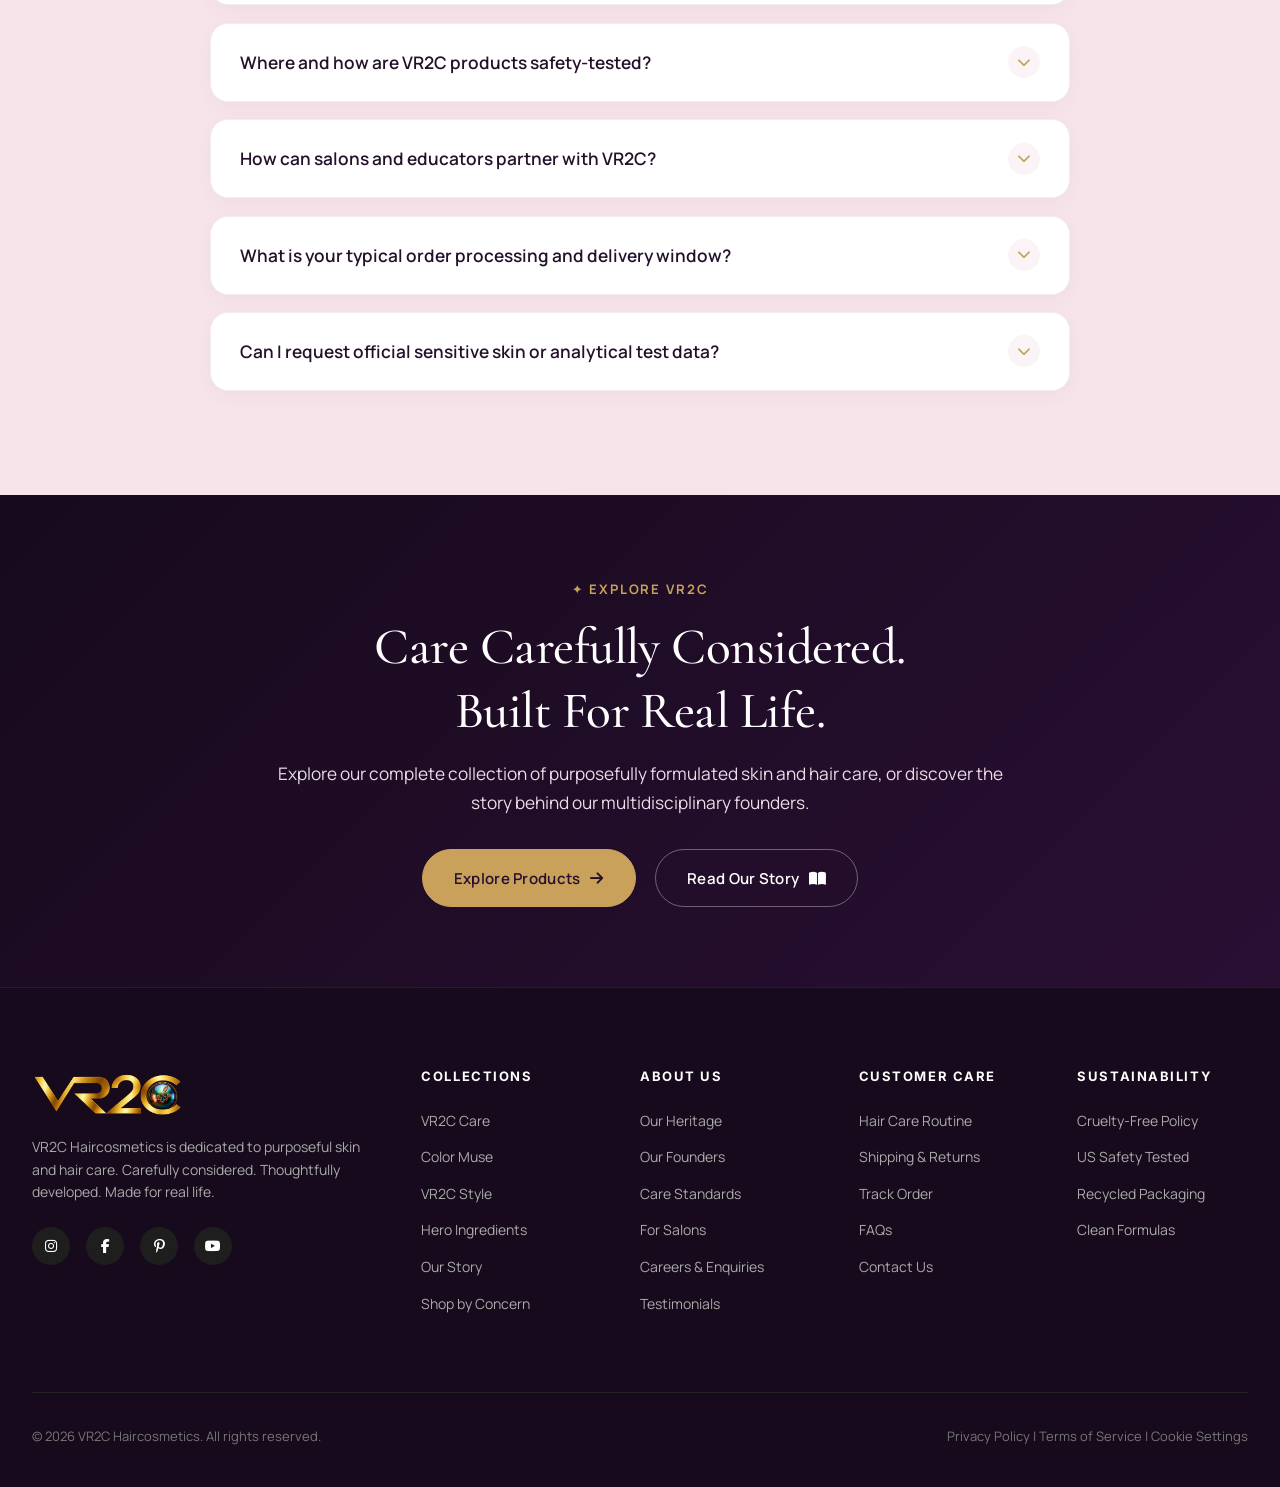
<file: contact-us.html>
<!DOCTYPE html>
<html lang="en">
<head>
  <meta charset="UTF-8" />
  <meta name="viewport" content="width=device-width, initial-scale=1.0" />
  <title>Contact Us | VR2C Haircosmetics Concierge & Salon Support</title>
  <meta name="description" content="Connect with the VR2C team for personalized routine guidance, ingredient transparency, USA Healios Labs testing details, and professional salon partnerships." />
  <link rel="icon" type="image/svg+xml" href="assets/v2c-favicon.svg">
  
  <link rel="preconnect" href="https://fonts.googleapis.com">
  <link rel="preconnect" href="https://fonts.gstatic.com" crossorigin>
  <link href="https://fonts.googleapis.com/css2?family=Cormorant+Garamond:ital,wght@0,400;0,500;0,600;1,400;1,600&family=Manrope:wght@300;400;500;600;700&display=swap" rel="stylesheet">
  <link rel="stylesheet" href="https://cdnjs.cloudflare.com/ajax/libs/font-awesome/6.4.0/css/all.min.css" />
  <link rel="stylesheet" href="styles.css" />

  <style>
    :root {
      --contact-ink: #24102b;
      --contact-plum: #4a1d4f;
      --contact-mulberry: #8a3366;
      --contact-blush: #f7e4ea;
      --contact-pearl: #fff9fb;
      --contact-gold: #c9a15b;
      --contact-gold-hover: #b58d47;
      --contact-font-serif: 'Cormorant Garamond', Georgia, serif;
      --contact-font-sans: 'Manrope', -apple-system, BlinkMacSystemFont, system-ui, sans-serif;
    }

    body {
      font-family: var(--contact-font-sans);
      color: var(--contact-ink);
      background: var(--contact-pearl);
      line-height: 1.7;
    }

    .contact-page {
      overflow-x: clip;
    }

    .contact-container {
      width: min(1200px, 92%);
      margin: 0 auto;
    }

    .contact-kicker {
      display: inline-block;
      font-size: 0.82rem;
      font-weight: 700;
      color: var(--contact-gold);
      letter-spacing: 0.14em;
      text-transform: uppercase;
      margin-bottom: 0.9rem;
    }

    .contact-btn-primary,
    .contact-btn-secondary {
      display: inline-flex;
      align-items: center;
      gap: 0.6rem;
      padding: 0.95rem 1.95rem;
      border-radius: 999px;
      font-weight: 600;
      font-size: 0.94rem;
      letter-spacing: 0.02em;
      text-decoration: none;
      transition: all 0.3s ease;
      cursor: pointer;
    }

    .contact-btn-primary {
      background: var(--contact-gold);
      color: var(--contact-ink);
      border: 1px solid var(--contact-gold);
    }

    .contact-btn-primary:hover {
      background: #ffffff;
      color: var(--contact-ink);
      border-color: var(--contact-gold);
      transform: translateY(-2px);
      box-shadow: 0 10px 25px rgba(201, 161, 91, 0.28);
    }

    .contact-btn-secondary {
      background: transparent;
      color: #ffffff;
      border: 1px solid rgba(255, 255, 255, 0.35);
    }

    .contact-btn-secondary:hover {
      background: rgba(255, 255, 255, 0.12);
      border-color: #ffffff;
      color: #ffffff;
      transform: translateY(-2px);
    }

    /* 1. HERO SECTION WITH DECORATIVE BACKGROUND */
    .contact-hero-section {
      padding: 7.2rem 0 4.8rem;
      background: linear-gradient(180deg, #170a1c 0%, #220d2b 45%, var(--contact-pearl) 100%);
      color: #ffffff;
      text-align: center;
      position: relative;
      overflow: hidden;
    }

    /* Layered Decorative Elements (Dot Matrix + Science Orbit + Glowing Orbs) */
    .contact-hero-decor {
      position: absolute;
      inset: 0;
      pointer-events: none;
      overflow: hidden;
      z-index: 1;
    }

    /* Ambient Glow Orbs */
    .contact-decor-glow {
      position: absolute;
      border-radius: 50%;
      filter: blur(65px);
      opacity: 0.55;
    }

    .contact-decor-glow-1 {
      top: -8%;
      left: 15%;
      width: 500px;
      height: 500px;
      background: radial-gradient(circle, rgba(138, 51, 102, 0.38) 0%, transparent 70%);
      animation: contactGlowPulse 12s ease-in-out infinite alternate;
    }

    .contact-decor-glow-2 {
      top: 12%;
      right: 14%;
      width: 480px;
      height: 480px;
      background: radial-gradient(circle, rgba(201, 161, 91, 0.26) 0%, transparent 70%);
      animation: contactGlowPulse 15s ease-in-out infinite alternate-reverse;
    }

    /* Luxury Dot Matrix Grid */
    .contact-decor-matrix {
      position: absolute;
      inset: 0;
      background-image: 
        radial-gradient(circle, rgba(201, 161, 91, 0.32) 1.25px, transparent 1.25px),
        radial-gradient(circle, rgba(255, 255, 255, 0.12) 1px, transparent 1px);
      background-size: 30px 30px, 15px 15px;
      background-position: 0 0, 15px 15px;
      mask-image: radial-gradient(ellipse 72% 64% at 50% 36%, black 20%, rgba(0, 0, 0, 0.6) 50%, transparent 80%);
      -webkit-mask-image: radial-gradient(ellipse 72% 64% at 50% 36%, black 20%, rgba(0, 0, 0, 0.6) 50%, transparent 80%);
      opacity: 0.9;
    }

    /* Orbital Geometric Rings (Salon Science & Molecular Connectivity) */
    .contact-decor-rings {
      position: absolute;
      top: 38%;
      left: 50%;
      transform: translate(-50%, -50%);
      width: 860px;
      height: 860px;
      display: flex;
      align-items: center;
      justify-content: center;
      pointer-events: none;
    }

    .contact-ring {
      position: absolute;
      border-radius: 50%;
    }

    .contact-ring-1 {
      width: 460px;
      height: 460px;
      border: 1px dashed rgba(201, 161, 91, 0.24);
      animation: contactRingRotate 55s linear infinite;
    }

    .contact-ring-2 {
      width: 720px;
      height: 720px;
      border: 1px solid rgba(255, 255, 255, 0.07);
      animation: contactRingReverse 85s linear infinite;
    }

    /* Luminous Orbit Nodes */
    .contact-orb {
      position: absolute;
      width: 6px;
      height: 6px;
      border-radius: 50%;
      box-shadow: 0 0 12px var(--contact-gold);
    }

    .contact-orb-1 {
      top: 14%;
      left: 84%;
      background: var(--contact-gold);
    }

    .contact-orb-2 {
      bottom: 12%;
      left: 15%;
      background: #ffffff;
      box-shadow: 0 0 10px #ffffff;
      opacity: 0.9;
    }

    .contact-orb-3 {
      top: 50%;
      right: -3px;
      background: var(--contact-gold);
      width: 7px;
      height: 7px;
    }

    @keyframes contactRingRotate {
      from { transform: rotate(0deg); }
      to { transform: rotate(360deg); }
    }

    @keyframes contactRingReverse {
      from { transform: rotate(360deg); }
      to { transform: rotate(0deg); }
    }

    @keyframes contactGlowPulse {
      0% { transform: scale(1) translate(0, 0); opacity: 0.45; }
      100% { transform: scale(1.15) translate(15px, -15px); opacity: 0.7; }
    }

    @media (prefers-reduced-motion: reduce) {
      .contact-ring-1, .contact-ring-2, .contact-decor-glow-1, .contact-decor-glow-2 {
        animation: none !important;
      }
    }

    .contact-hero-content {
      max-width: 860px;
      margin: 0 auto;
      position: relative;
      z-index: 2;
    }

    .contact-hero-title {
      font-family: var(--contact-font-serif);
      font-size: clamp(2.8rem, 5.4vw, 4.4rem);
      font-weight: 500;
      line-height: 1.12;
      letter-spacing: -0.015em;
      margin-bottom: 0.85rem;
      color: #ffffff;
    }

    .contact-hero-subheading {
      font-family: var(--contact-font-serif);
      font-style: italic;
      font-size: clamp(1.35rem, 2.6vw, 1.95rem);
      color: var(--contact-gold);
      margin-bottom: 1.4rem;
      font-weight: 400;
      line-height: 1.35;
    }

    .contact-hero-lead {
      font-size: 1.12rem;
      color: #ebdbe7;
      line-height: 1.8;
      margin: 0 auto 2.2rem;
      max-width: 680px;
    }

    .contact-hero-badges {
      display: flex;
      flex-wrap: wrap;
      justify-content: center;
      gap: 0.85rem;
      margin-top: 1.8rem;
    }

    .contact-badge-pill {
      display: inline-flex;
      align-items: center;
      gap: 0.55rem;
      padding: 0.55rem 1.15rem;
      border-radius: 999px;
      background: rgba(255, 255, 255, 0.08);
      border: 1px solid rgba(201, 161, 91, 0.35);
      color: #ffffff;
      font-size: 0.86rem;
      backdrop-filter: blur(8px);
      transition: all 0.3s ease;
    }

    .contact-badge-pill i {
      color: var(--contact-gold);
    }

    .contact-badge-pill:hover {
      background: rgba(201, 161, 91, 0.16);
      border-color: var(--contact-gold);
      transform: translateY(-2px);
    }

    /* 2. MAIN INTERACTIVE CONTACT SECTION */
    .contact-main-section {
      padding: 4.5rem 0 6rem;
      background: var(--contact-pearl);
      position: relative;
    }

    .contact-layout-grid {
      display: grid;
      grid-template-columns: 1.15fr 0.85fr;
      gap: clamp(2rem, 4vw, 3.8rem);
      align-items: stretch;
    }

    /* Left Column: Sticky Container & Luxury Message Form */
    .contact-form-column {
      position: relative;
      height: 100%;
    }

    .contact-form-card {
      background: #ffffff;
      border-radius: 28px;
      padding: clamp(1.8rem, 3.2vw, 2.6rem);
      box-shadow: 0 18px 45px rgba(74, 29, 79, 0.07);
      border: 1px solid rgba(74, 29, 79, 0.08);
      position: sticky;
      top: clamp(4.8rem, 8vh, 5.8rem);
      z-index: 10;
      max-height: calc(100vh - 6.2rem);
      overflow-y: auto;
      scrollbar-width: thin;
      scrollbar-color: rgba(201, 161, 91, 0.3) transparent;
      transition: top 0.3s ease, box-shadow 0.3s ease;
    }

    .contact-form-card::-webkit-scrollbar {
      width: 5px;
    }

    .contact-form-card::-webkit-scrollbar-thumb {
      background: rgba(201, 161, 91, 0.35);
      border-radius: 99px;
    }

    .contact-form-card .contact-kicker {
      color: var(--contact-mulberry);
    }

    .contact-form-card h2 {
      font-family: var(--contact-font-serif);
      font-size: clamp(2rem, 3.5vw, 2.7rem);
      font-weight: 500;
      color: var(--contact-ink);
      line-height: 1.2;
      margin-bottom: 0.6rem;
    }

    .contact-form-card p.form-subtitle {
      color: #5d4863;
      font-size: 0.98rem;
      margin-bottom: 2.2rem;
    }

    .contact-luxury-form {
      display: flex;
      flex-direction: column;
      gap: 1.35rem;
    }

    .contact-form-row {
      display: grid;
      grid-template-columns: 1fr 1fr;
      gap: 1.25rem;
    }

    .contact-field-group {
      display: flex;
      flex-direction: column;
      gap: 0.45rem;
      text-align: left;
    }

    .contact-field-group label {
      font-size: 0.85rem;
      font-weight: 600;
      color: var(--contact-plum);
      letter-spacing: 0.03em;
      text-transform: uppercase;
    }

    .contact-field-group input,
    .contact-field-group select,
    .contact-field-group textarea {
      width: 100%;
      padding: 0.95rem 1.15rem;
      background: #faf6f9;
      border: 1.5px solid rgba(74, 29, 79, 0.12);
      border-radius: 12px;
      font-family: var(--contact-font-sans);
      font-size: 0.95rem;
      color: var(--contact-ink);
      transition: all 0.28s ease;
      outline: none;
    }

    .contact-field-group input:focus,
    .contact-field-group select:focus,
    .contact-field-group textarea:focus {
      background: #ffffff;
      border-color: var(--contact-gold);
      box-shadow: 0 0 0 4px rgba(201, 161, 91, 0.18);
    }

    .contact-field-group textarea {
      resize: vertical;
      min-height: 130px;
    }

    .contact-submit-btn {
      display: inline-flex;
      align-items: center;
      justify-content: center;
      gap: 0.65rem;
      padding: 1.05rem 2.2rem;
      border-radius: 999px;
      background: var(--contact-gold);
      color: var(--contact-ink);
      font-weight: 600;
      font-size: 1rem;
      border: none;
      cursor: pointer;
      transition: all 0.3s ease;
      margin-top: 0.5rem;
    }

    .contact-submit-btn:hover {
      background: #ffffff;
      color: var(--contact-ink);
      box-shadow: 0 10px 25px rgba(201, 161, 91, 0.32);
      transform: translateY(-2px);
      outline: 1.5px solid var(--contact-gold);
    }

    .contact-privacy-note {
      font-size: 0.82rem;
      color: #7b667e;
      text-align: center;
      margin-top: 0.8rem;
    }

    /* Right Column: Direct Touchpoints & Salon Support */
    .contact-support-column {
      display: flex;
      flex-direction: column;
      gap: 1.6rem;
    }

    .contact-info-card {
      background: #ffffff;
      border-radius: 28px;
      padding: clamp(1.8rem, 3.5vw, 2.5rem);
      box-shadow: 0 18px 45px rgba(74, 29, 79, 0.07);
      border: 1px solid rgba(74, 29, 79, 0.08);
      position: relative;
      overflow: hidden;
    }

    .contact-info-card .contact-kicker {
      color: var(--contact-mulberry);
    }

    .contact-info-card h3 {
      font-family: var(--contact-font-serif);
      font-size: 2rem;
      font-weight: 500;
      color: var(--contact-ink);
      margin-bottom: 1.25rem;
    }

    .contact-channels-list {
      display: flex;
      flex-direction: column;
      gap: 1.25rem;
      margin-bottom: 1.8rem;
    }

    .contact-channel-item {
      display: flex;
      align-items: flex-start;
      gap: 1.1rem;
      padding: 1rem;
      border-radius: 16px;
      background: #fdfafd;
      border: 1px solid rgba(74, 29, 79, 0.06);
      transition: all 0.25s ease;
    }

    .contact-channel-item:hover {
      background: #ffffff;
      border-color: rgba(201, 161, 91, 0.4);
      transform: translateX(4px);
      box-shadow: 0 6px 18px rgba(74, 29, 79, 0.05);
    }

    .contact-channel-icon {
      width: 44px;
      height: 44px;
      border-radius: 50%;
      background: rgba(201, 161, 91, 0.15);
      color: var(--contact-mulberry);
      display: flex;
      align-items: center;
      justify-content: center;
      font-size: 1.1rem;
      flex-shrink: 0;
    }

    .contact-channel-meta h4 {
      font-size: 0.96rem;
      font-weight: 700;
      color: var(--contact-plum);
      margin-bottom: 0.2rem;
    }

    .contact-channel-meta p,
    .contact-channel-meta a {
      font-size: 0.9rem;
      color: #5d4863;
      text-decoration: none;
      line-height: 1.5;
    }

    .contact-channel-meta a:hover {
      color: var(--contact-gold-hover);
      text-decoration: underline;
    }

    .contact-channel-meta .contact-subtext {
      font-size: 0.78rem;
      color: #8c7690;
      margin-top: 0.2rem;
      display: block;
    }

    
    /* Standards & Commitments Card in Sidebar */
    .contact-standards-card {
      background: #ffffff;
      border-radius: 28px;
      padding: clamp(1.8rem, 3.2vw, 2.4rem);
      box-shadow: 0 18px 45px rgba(74, 29, 79, 0.07);
      border: 1px solid rgba(74, 29, 79, 0.08);
    }

    .contact-standards-card .contact-kicker {
      color: var(--contact-mulberry);
    }

    .contact-standards-card h3 {
      font-family: var(--contact-font-serif);
      font-size: 1.85rem;
      font-weight: 500;
      color: var(--contact-ink);
      margin-bottom: 0.6rem;
    }

    .contact-standards-card p.standards-subtitle {
      color: #5d4863;
      font-size: 0.92rem;
      line-height: 1.5;
      margin-bottom: 1.25rem;
    }

    .contact-standards-grid {
      display: grid;
      grid-template-columns: 1fr 1fr;
      gap: 0.95rem;
    }

    .contact-standard-box {
      background: #fdfafc;
      border: 1px solid rgba(74, 29, 79, 0.06);
      border-radius: 14px;
      padding: 0.95rem;
      transition: all 0.25s ease;
    }

    .contact-standard-box:hover {
      background: #ffffff;
      border-color: rgba(201, 161, 91, 0.4);
      transform: translateY(-2px);
      box-shadow: 0 6px 16px rgba(74, 29, 79, 0.05);
    }

    .contact-standard-box i {
      color: var(--contact-gold);
      font-size: 1.1rem;
      margin-bottom: 0.4rem;
      display: inline-block;
    }

    .contact-standard-box h5 {
      font-size: 0.88rem;
      font-weight: 700;
      color: var(--contact-plum);
      margin-bottom: 0.2rem;
    }

    .contact-standard-box p {
      font-size: 0.8rem;
      color: #6a546f;
      line-height: 1.4;
      margin: 0;
    }

    /* Product Showcase Card in Sidebar */
    .contact-pedestal-card {
      background: linear-gradient(145deg, #1d0c24 0%, #301338 100%);
      color: #ffffff;
      border-radius: 28px;
      padding: 2rem;
      text-align: center;
      position: relative;
      overflow: hidden;
      border: 1px solid rgba(201, 161, 91, 0.28);
      box-shadow: 0 20px 45px rgba(23, 10, 28, 0.35);
    }

    .contact-pedestal-card::before {
      content: "";
      position: absolute;
      top: -30%;
      left: 50%;
      transform: translateX(-50%);
      width: 260px;
      height: 260px;
      background: radial-gradient(circle, rgba(201, 161, 91, 0.22) 0%, transparent 70%);
      border-radius: 50%;
      pointer-events: none;
    }

    .contact-pedestal-badge {
      display: inline-block;
      font-size: 0.76rem;
      font-weight: 700;
      color: var(--contact-gold);
      letter-spacing: 0.12em;
      text-transform: uppercase;
      margin-bottom: 0.8rem;
    }

    .contact-pedestal-card h4 {
      font-family: var(--contact-font-serif);
      font-size: 1.7rem;
      font-weight: 500;
      color: #ffffff;
      margin-bottom: 0.6rem;
    }

    .contact-pedestal-card p {
      font-size: 0.92rem;
      color: #ecdde8;
      line-height: 1.6;
      margin-bottom: 1.4rem;
    }

    .contact-pedestal-media {
      width: 140px;
      height: 140px;
      margin: 0 auto 1.4rem;
      border-radius: 50%;
      background: radial-gradient(circle, #ffffff 40%, #f4e8ee 100%);
      display: flex;
      align-items: center;
      justify-content: center;
      padding: 0.8rem;
      box-shadow: 0 10px 30px rgba(0, 0, 0, 0.25);
    }

    .contact-pedestal-media img {
      max-width: 90%;
      max-height: 90%;
      object-fit: contain;
    }

    /* 3. FAQ ACCORDION SECTION */
    .contact-faq-section {
      padding: 5.5rem 0 6.5rem;
      background: var(--contact-blush);
      position: relative;
    }

    .contact-faq-header {
      text-align: center;
      max-width: 720px;
      margin: 0 auto 3.5rem;
    }

    .contact-faq-header .contact-kicker {
      color: var(--contact-mulberry);
    }

    .contact-faq-header h2 {
      font-family: var(--contact-font-serif);
      font-size: clamp(2.4rem, 4.4vw, 3.4rem);
      font-weight: 500;
      color: var(--contact-ink);
      line-height: 1.2;
      margin-bottom: 0.8rem;
    }

    .contact-faq-header p {
      color: #5d4863;
      font-size: 1.05rem;
    }

    .contact-faq-accordion {
      max-width: 860px;
      margin: 0 auto;
      display: flex;
      flex-direction: column;
      gap: 1.1rem;
    }

    .contact-faq-item {
      background: #ffffff;
      border-radius: 18px;
      border: 1px solid rgba(74, 29, 79, 0.08);
      box-shadow: 0 6px 20px rgba(74, 29, 79, 0.04);
      overflow: hidden;
      transition: all 0.3s ease;
    }

    .contact-faq-item:hover {
      border-color: rgba(201, 161, 91, 0.45);
      box-shadow: 0 10px 25px rgba(74, 29, 79, 0.07);
    }

    .contact-faq-trigger {
      width: 100%;
      padding: 1.4rem 1.8rem;
      display: flex;
      align-items: center;
      justify-content: space-between;
      gap: 1rem;
      background: transparent;
      border: none;
      text-align: left;
      font-family: var(--contact-font-sans);
      font-size: 1.08rem;
      font-weight: 600;
      color: var(--contact-ink);
      cursor: pointer;
      transition: color 0.25s ease;
    }

    .contact-faq-trigger:hover {
      color: var(--contact-mulberry);
    }

    .contact-faq-icon {
      width: 32px;
      height: 32px;
      border-radius: 50%;
      background: #faf4f7;
      color: var(--contact-gold);
      display: flex;
      align-items: center;
      justify-content: center;
      font-size: 0.85rem;
      flex-shrink: 0;
      transition: transform 0.3s ease, background 0.3s ease;
    }

    .contact-faq-item.active .contact-faq-icon {
      transform: rotate(180deg);
      background: var(--contact-gold);
      color: var(--contact-ink);
    }

    .contact-faq-content {
      max-height: 0;
      overflow: hidden;
      transition: max-height 0.4s cubic-bezier(0.16, 1, 0.3, 1), padding 0.3s ease;
      padding: 0 1.8rem;
      color: #55415b;
      font-size: 0.98rem;
      line-height: 1.8;
    }

    .contact-faq-item.active .contact-faq-content {
      padding: 0 1.8rem 1.6rem;
      max-height: 400px;
    }

    /* 4. BOTTOM ACTION STRIP */
    .contact-cta-strip {
      padding: 5rem 0;
      background: linear-gradient(135deg, #170a1c 0%, #290f33 100%);
      color: #ffffff;
      text-align: center;
      position: relative;
    }

    .contact-cta-inner {
      max-width: 760px;
      margin: 0 auto;
    }

    .contact-cta-inner h2 {
      font-family: var(--contact-font-serif);
      font-size: clamp(2.3rem, 4.2vw, 3.2rem);
      font-weight: 500;
      color: #ffffff;
      margin-bottom: 1rem;
    }

    .contact-cta-inner p {
      font-size: 1.08rem;
      color: #ebdce8;
      line-height: 1.7;
      margin-bottom: 2rem;
    }

    .contact-cta-btns {
      display: flex;
      justify-content: center;
      gap: 1.2rem;
      flex-wrap: wrap;
    }

    /* TOAST FEEDBACK */
    .contact-toast {
      position: fixed;
      bottom: 2rem;
      right: 2rem;
      background: #170a1c;
      color: #ffffff;
      border: 1px solid var(--contact-gold);
      padding: 1rem 1.6rem;
      border-radius: 999px;
      box-shadow: 0 12px 35px rgba(0, 0, 0, 0.45);
      display: flex;
      align-items: center;
      gap: 0.75rem;
      font-size: 0.92rem;
      z-index: 1000;
      opacity: 0;
      transform: translateY(20px);
      pointer-events: none;
      transition: all 0.35s cubic-bezier(0.16, 1, 0.3, 1);
    }

    .contact-toast.show {
      opacity: 1;
      transform: translateY(0);
      pointer-events: auto;
    }

    /* RESPONSIVE DESIGN */
    @media (max-width: 980px) {
      .contact-layout-grid {
        grid-template-columns: 1fr;
      }
      .contact-form-card {
        position: static;
        top: auto;
        max-height: none;
        overflow-y: visible;
      }
      .contact-form-row {
        grid-template-columns: 1fr;
      }
      .contact-standards-grid {
        grid-template-columns: 1fr;
      }
    }

    @media (max-width: 600px) {
      .contact-hero-section {
        padding: 5.5rem 0 3.5rem;
      }
      .contact-form-card {
        padding: 1.6rem;
      }
      .contact-info-card {
        padding: 1.5rem;
      }
      .contact-badge-pill {
        width: 100%;
        justify-content: center;
      }
    }
  </style>
</head>
<body>
  <!-- UNIFIED VR2C SITE HEADER (MATCHING INDEX.HTML) -->
  <header class="main-header" id="top">
    <div class="header-container">
      <nav class="nav-left" aria-label="Company information">
        <div class="nav-dropdown">
          <a href="brand-story.html" class="nav-link">Brand Story <i class="fas fa-chevron-down" aria-hidden="true"></i></a>
          <div class="dropdown-menu">
            <a href="brand-story.html" class="dropdown-item">Our Story</a>
            <a href="our-founders.html" class="dropdown-item">Founder &amp; Company Story</a>
            <a href="brand-story.html#values" class="dropdown-item">Our Values</a>
          </div>
        </div>
        <div class="nav-dropdown">
          <a href="why-choose-us.html" class="nav-link">Why Choose Us <i class="fas fa-chevron-down" aria-hidden="true"></i></a>
          <div class="dropdown-menu">
            <a href="why-choose-us.html" class="dropdown-item">Clean Ingredients</a>
            <a href="why-choose-us.html" class="dropdown-item">Care Standards</a>
            <a href="why-choose-us.html#standards" class="dropdown-item">Sustainability</a>
          </div>
        </div>
        <a href="featured-products.html" class="nav-link">Products</a>
        <a href="ingredient-spotlight.html" class="nav-link">Ingredients</a>
      </nav>

      <a href="index.html" class="header-logo" aria-label="VR2C Haircosmetics home">
        <img src="assets/vr2c_logo.png" alt="VR2C Haircosmetics" class="header-logo-image">
      </a>

      <nav class="nav-right" aria-label="Shop and support">
        <div class="nav-dropdown">
          <a href="shop-by-concern.html" class="nav-link">Shop <i class="fas fa-chevron-down" aria-hidden="true"></i></a>
          <div class="dropdown-menu">
            <a href="shop-by-concern.html" class="dropdown-item">Shop by Concern</a>
            <a href="featured-products.html" class="dropdown-item">Featured Products</a>
          </div>
        </div>
        <a href="testimonials.html" class="nav-link">Testimonials</a>
        <a href="contact-us.html" class="nav-link active">Contact</a>
      </nav>

      <button type="button" class="mobile-menu-btn" id="mobileMenuBtn" aria-controls="mobileNavDrawer" aria-expanded="false" aria-label="Open navigation">
        <i class="fas fa-bars" aria-hidden="true"></i>
      </button>
    </div>
    <nav class="mobile-nav-drawer" id="mobileNavDrawer" aria-label="Mobile navigation"></nav>
  </header>

  <main class="contact-page">
    <!-- 1. HERO SECTION WITH DECORATIVE BACKGROUND -->
    <section class="contact-hero-section" id="concierge">
      <!-- Decorative Dot Matrix & Science Orbit Background -->
      <div class="contact-hero-decor" aria-hidden="true">
        <div class="contact-decor-glow contact-decor-glow-1"></div>
        <div class="contact-decor-glow contact-decor-glow-2"></div>
        <div class="contact-decor-matrix"></div>
        <div class="contact-decor-rings">
          <div class="contact-ring contact-ring-1">
            <span class="contact-orb contact-orb-1"></span>
            <span class="contact-orb contact-orb-2"></span>
          </div>
          <div class="contact-ring contact-ring-2">
            <span class="contact-orb contact-orb-3"></span>
          </div>
        </div>
      </div>

      <div class="contact-container">
        <div class="contact-hero-content">
          <span class="contact-kicker">✦ GET IN TOUCH · VR2C CARE &amp; SALON CONCIERGE</span>
          <h1 class="contact-hero-title">Care That Listens.<br>Solutions That Deliver.</h1>
          <p class="contact-hero-subheading">Thoughtful Guidance for Everyday Routines &amp; Professional Salons</p>
          <p class="contact-hero-lead">
            We believe modern beauty care should be transparent, personal, and dependable. Whether you are seeking tailored product advice, have formulation questions regarding our US Healios Labs LLC testing, or wish to partner as an authorized salon — our team is here for you.
          </p>
          
          <div class="contact-hero-badges">
            <span class="contact-badge-pill"><i class="fas fa-clock" aria-hidden="true"></i> Concierge Response in &lt; 24h</span>
            <span class="contact-badge-pill"><i class="fas fa-vial" aria-hidden="true"></i> USA Formulation &amp; Safety Insights</span>
            <span class="contact-badge-pill"><i class="fas fa-cut" aria-hidden="true"></i> Professional Salon Education</span>
            <span class="contact-badge-pill"><i class="fas fa-shield-alt" aria-hidden="true"></i> Clean &amp; Certified Ingredients</span>
          </div>
        </div>
      </div>
    </section>

    <!-- 2. MAIN INTERACTIVE CONTACT SECTION -->
    <section class="contact-main-section" id="contact-form">
      <div class="contact-container">
        <div class="contact-layout-grid">
          
          <!-- Left Column: Sticky Message Form Container -->
          <div class="contact-form-column">
            <div class="contact-form-card">
            <span class="contact-kicker">✦ DIRECT MESSAGE</span>
            <h2>Send Us a Message</h2>
            <p class="form-subtitle">Complete the details below and our concierge team will respond candidly and promptly.</p>
            
            <form class="contact-luxury-form" id="vr2cContactForm">
              <div class="contact-form-row">
                <div class="contact-field-group">
                  <label for="contactName">Your Name</label>
                  <input id="contactName" type="text" placeholder="e.g. Eleanor Vance" required />
                </div>
                <div class="contact-field-group">
                  <label for="contactEmail">Email Address</label>
                  <input id="contactEmail" type="email" placeholder="name@example.com" required />
                </div>
              </div>

              <div class="contact-form-row">
                <div class="contact-field-group">
                  <label for="contactSubject">Subject / Concern</label>
                  <select id="contactSubject" required>
                    <option value="" disabled selected>Select enquiry type</option>
                    <option value="routine">Product Recommendations &amp; Hair Routine</option>
                    <option value="salon">Salon &amp; Stylist Partnership</option>
                    <option value="science">Formulation, Ingredients &amp; US Testing</option>
                    <option value="orders">Order Inquiries &amp; Shipping</option>
                    <option value="press">Press, Collaborations &amp; General</option>
                  </select>
                </div>
                <div class="contact-field-group">
                  <label for="contactPhone">Phone (Optional)</label>
                  <input id="contactPhone" type="tel" placeholder="+1 (555) 000-0000" />
                </div>
              </div>

              <div class="contact-field-group">
                <label for="contactMessage">How can we help?</label>
                <textarea id="contactMessage" rows="5" placeholder="Tell us more about your hair/skin needs, your salon details, or the specific product questions you have..." required></textarea>
              </div>

              <button type="submit" class="contact-submit-btn" id="contactSubmitBtn">
                <span>Send Note to Concierge</span>
                <i class="fas fa-paper-plane" aria-hidden="true"></i>
              </button>

              <p class="contact-privacy-note">
                <i class="fas fa-lock" aria-hidden="true"></i> Your privacy is respected. We never share your details with third parties.
              </p>
            </form>
            </div>
          </div>

          <!-- Right Column: Direct Touchpoints, Standards & Salon Support -->
          <div class="contact-support-column">
            
            <div class="contact-info-card">
              <span class="contact-kicker">✦ DIRECT TOUCHPOINTS</span>
              <h3>Connect With VR2C</h3>
              
              <div class="contact-channels-list">
                <div class="contact-channel-item">
                  <div class="contact-channel-icon" aria-hidden="true">
                    <i class="fas fa-envelope-open-text"></i>
                  </div>
                  <div class="contact-channel-meta">
                    <h4>Customer Care &amp; Routine Concierge</h4>
                    <a href="mailto:care@vr2c.com">care@vr2c.com</a>
                    <span class="contact-subtext">Mon–Sat | 9:00 AM – 6:00 PM EST</span>
                  </div>
                </div>

                <div class="contact-channel-item">
                  <div class="contact-channel-icon" aria-hidden="true">
                    <i class="fas fa-cut"></i>
                  </div>
                  <div class="contact-channel-meta">
                    <h4>Professional Salon Partnerships</h4>
                    <a href="mailto:salons@vr2c.com">salons@vr2c.com</a>
                    <span class="contact-subtext">Education, stylist backbar &amp; wholesale</span>
                  </div>
                </div>

                <div class="contact-channel-item">
                  <div class="contact-channel-icon" aria-hidden="true">
                    <i class="fas fa-microscope"></i>
                  </div>
                  <div class="contact-channel-meta">
                    <h4>Scientific R&amp;D &amp; Healios Labs Testing</h4>
                    <a href="mailto:formulations@vr2c.com">formulations@vr2c.com</a>
                    <span class="contact-subtext">US safety validation &amp; sensitive skin data</span>
                  </div>
                </div>

                <div class="contact-channel-item">
                  <div class="contact-channel-icon" aria-hidden="true">
                    <i class="fas fa-phone-alt"></i>
                  </div>
                  <div class="contact-channel-meta">
                    <h4>Direct Telephone Line</h4>
                    <a href="tel:+18008722026">+1 (800) 872-2026</a>
                    <span class="contact-subtext">Toll-free customer &amp; stylist assistance</span>
                  </div>
                </div>
              </div>
            </div>

            
            <!-- Standards & USA Evaluation Card -->
            <div class="contact-standards-card">
              <span class="contact-kicker">✦ QUALITY &amp; VALIDATION</span>
              <h3>Standards You Can Trust</h3>
              <p class="standards-subtitle">Every formula is developed with scientific care, dermatological evaluation, and clean botanical integrity.</p>
              
              <div class="contact-standards-grid">
                <div class="contact-standard-box">
                  <i class="fas fa-flask" aria-hidden="true"></i>
                  <h5>US Healios Labs Testing</h5>
                  <p>Scientifically evaluated for safety, sensitivity, and clinical efficacy.</p>
                </div>
                <div class="contact-standard-box">
                  <i class="fas fa-leaf" aria-hidden="true"></i>
                  <h5>100% Clean Formulas</h5>
                  <p>No parabens, sulfates, or mineral oil. Only purposeful botanicals.</p>
                </div>
                <div class="contact-standard-box">
                  <i class="fas fa-award" aria-hidden="true"></i>
                  <h5>Salon-Grade Mastery</h5>
                  <p>Guided by 30+ years of professional hairdressing &amp; R&amp;D experience.</p>
                </div>
                <div class="contact-standard-box">
                  <i class="fas fa-shipping-fast" aria-hidden="true"></i>
                  <h5>Fast Concierge Dispatch</h5>
                  <p>Orders securely packed and shipped within 24 to 48 business hours.</p>
                </div>
              </div>
            </div>

            <!-- Spotlight Card: Authentic Promise -->
            <div class="contact-pedestal-card">
              <span class="contact-pedestal-badge">✦ THE VR2C PLEDGE</span>
              <div class="contact-pedestal-media">
                <img src="assets/Luxury Keratin Argan Hair Mask Shot.png" alt="VR2C botanical hair mask formulation" loading="lazy" />
              </div>
              <h4>Authentic Communication</h4>
              <p>
                We do not believe in robotic deflection. Every message is handled with candid expertise by trained beauty specialists and our formulation team.
              </p>
              <a href="our-founders.html" class="contact-btn-secondary" style="font-size: 0.88rem; padding: 0.75rem 1.4rem;">
                <span>Meet Our Leadership</span>
                <i class="fas fa-arrow-right" aria-hidden="true"></i>
              </a>
            </div>

          </div>

        </div>
      </div>
    </section>

    <!-- 3. FREQUENTLY ASKED QUESTIONS SECTION -->
    <section class="contact-faq-section" id="faq">
      <div class="contact-container">
        <div class="contact-faq-header">
          <span class="contact-kicker">✦ QUESTIONS &amp; GUIDANCE</span>
          <h2>Frequently Asked Questions</h2>
          <p>Quick answers to assist you with our formulations, skin compatibility, routines, and salon partnerships.</p>
        </div>

        <div class="contact-faq-accordion" id="faqAccordion">
          
          <div class="contact-faq-item active">
            <button type="button" class="contact-faq-trigger" aria-expanded="true">
              <span>How do I determine which VR2C formula fits my hair and skin?</span>
              <span class="contact-faq-icon"><i class="fas fa-chevron-down" aria-hidden="true"></i></span>
            </button>
            <div class="contact-faq-content">
              <p>Our line is crafted for targeted simplicity. For dry or depleted hair, our <strong>Vital Nutrition Shampoo</strong> and <strong>Repairing Hair Mask</strong> replenish vital lipids. For color-treated hair, <strong>Color Muse Mask</strong> safeguards brilliance, while our <strong>Style &amp; Finish Glossing Elixir</strong> smooths frizz and protects from heat without heavy residue.</p>
            </div>
          </div>

          <div class="contact-faq-item">
            <button type="button" class="contact-faq-trigger" aria-expanded="false">
              <span>Where and how are VR2C products safety-tested?</span>
              <span class="contact-faq-icon"><i class="fas fa-chevron-down" aria-hidden="true"></i></span>
            </button>
            <div class="contact-faq-content">
              <p>Every product is rigorously safety-tested and scientifically evaluated in the United States through our collaboration with <strong>Healios Labs LLC</strong>. Dermatological compatibility tests ensure our formulas are gentle and proven suitable for sensitive skin. We formulate strictly without parabens, sulfates, and mineral oil.</p>
            </div>
          </div>

          <div class="contact-faq-item">
            <button type="button" class="contact-faq-trigger" aria-expanded="false">
              <span>How can salons and educators partner with VR2C?</span>
              <span class="contact-faq-icon"><i class="fas fa-chevron-down" aria-hidden="true"></i></span>
            </button>
            <div class="contact-faq-content">
              <p>Founder Venky Charan Mohan brings over 30 years of national salon education and R&amp;D evaluation experience. Salons receive professional backbar pricing, comprehensive technical workshops, product demonstration kits, and priority client support. Connect with our team at <a href="mailto:salons@vr2c.com" style="color: var(--contact-mulberry); font-weight: 600;">salons@vr2c.com</a> to get started.</p>
            </div>
          </div>

          <div class="contact-faq-item">
            <button type="button" class="contact-faq-trigger" aria-expanded="false">
              <span>What is your typical order processing and delivery window?</span>
              <span class="contact-faq-icon"><i class="fas fa-chevron-down" aria-hidden="true"></i></span>
            </button>
            <div class="contact-faq-content">
              <p>Orders are dispatched within 24 to 48 business hours with tracking details sent immediately to your email. Standard domestic transit takes 2–4 business days. For express or salon bulk inquiries, our concierge is happy to assist.</p>
            </div>
          </div>

          <div class="contact-faq-item">
            <button type="button" class="contact-faq-trigger" aria-expanded="false">
              <span>Can I request official sensitive skin or analytical test data?</span>
              <span class="contact-faq-icon"><i class="fas fa-chevron-down" aria-hidden="true"></i></span>
            </button>
            <div class="contact-faq-content">
              <p>Yes. We believe trust is earned through transparency. We share verified dermatological test summaries and USA laboratory claims upon request. Simply reach out to <a href="mailto:formulations@vr2c.com" style="color: var(--contact-mulberry); font-weight: 600;">formulations@vr2c.com</a>.</p>
            </div>
          </div>

        </div>
      </div>
    </section>

    <!-- 4. BOTTOM ACTION STRIP -->
    <section class="contact-cta-strip">
      <div class="contact-container">
        <div class="contact-cta-inner">
          <span class="contact-kicker" style="color: var(--contact-gold);">✦ EXPLORE VR2C</span>
          <h2>Care Carefully Considered.<br>Built For Real Life.</h2>
          <p>Explore our complete collection of purposefully formulated skin and hair care, or discover the story behind our multidisciplinary founders.</p>
          <div class="contact-cta-btns">
            <a href="featured-products.html" class="contact-btn-primary">
              <span>Explore Products</span>
              <i class="fas fa-arrow-right" aria-hidden="true"></i>
            </a>
            <a href="brand-story.html" class="contact-btn-secondary">
              <span>Read Our Story</span>
              <i class="fas fa-book-open" aria-hidden="true"></i>
            </a>
          </div>
        </div>
      </div>
    </section>
  </main>

  <!-- UNIFIED VR2C SITE FOOTER -->
  <footer class="footer" id="contact">
    <div class="container">
      <div class="footer-grid">
        <div class="footer-brand">
          <img src="assets/vr2c_logo.png" alt="VR2C Haircosmetics logo" class="footer-logo-image" style="margin-bottom: 1rem;" />
          <p>VR2C Haircosmetics is dedicated to purposeful skin and hair care. Carefully considered. Thoughtfully developed. Made for real life.</p>
          <div class="social-links">
            <a href="#" class="social-icon" aria-label="Instagram"><i class="fab fa-instagram"></i></a>
            <a href="#" class="social-icon" aria-label="Facebook"><i class="fab fa-facebook-f"></i></a>
            <a href="#" class="social-icon" aria-label="Pinterest"><i class="fab fa-pinterest-p"></i></a>
            <a href="#" class="social-icon" aria-label="YouTube"><i class="fab fa-youtube"></i></a>
          </div>
        </div>
        <div>
          <h4 class="footer-heading">Collections</h4>
          <ul class="footer-menu">
            <li><a href="featured-products.html">VR2C Care</a></li>
            <li><a href="featured-products.html">Color Muse</a></li>
            <li><a href="featured-products.html">VR2C Style</a></li>
            <li><a href="ingredient-spotlight.html">Hero Ingredients</a></li>
            <li><a href="brand-story.html">Our Story</a></li>
            <li><a href="shop-by-concern.html">Shop by Concern</a></li>
          </ul>
        </div>
        <div>
          <h4 class="footer-heading">About Us</h4>
          <ul class="footer-menu">
            <li><a href="brand-story.html">Our Heritage</a></li>
            <li><a href="our-founders.html">Our Founders</a></li>
            <li><a href="why-choose-us.html">Care Standards</a></li>
            <li><a href="index.html#salon">For Salons</a></li>
            <li><a href="contact-us.html">Careers &amp; Enquiries</a></li>
            <li><a href="testimonials.html">Testimonials</a></li>
          </ul>
        </div>
        <div>
          <h4 class="footer-heading">Customer Care</h4>
          <ul class="footer-menu">
            <li><a href="index.html#routine">Hair Care Routine</a></li>
            <li><a href="contact-us.html">Shipping &amp; Returns</a></li>
            <li><a href="contact-us.html">Track Order</a></li>
            <li><a href="contact-us.html#faq">FAQs</a></li>
            <li><a href="contact-us.html">Contact Us</a></li>
          </ul>
        </div>
        <div>
          <h4 class="footer-heading">Sustainability</h4>
          <ul class="footer-menu">
            <li><a href="why-choose-us.html">Cruelty-Free Policy</a></li>
            <li><a href="why-choose-us.html">US Safety Tested</a></li>
            <li><a href="why-choose-us.html">Recycled Packaging</a></li>
            <li><a href="ingredient-spotlight.html">Clean Formulas</a></li>
          </ul>
        </div>
      </div>
      <div class="footer-bottom">
        <p>&copy; 2026 VR2C Haircosmetics. All rights reserved.</p>
        <p>Privacy Policy | Terms of Service | Cookie Settings</p>
      </div>
    </div>
  </footer>

  <!-- Interactive Toast Feedback -->
  <div class="contact-toast" id="contactToast" role="alert" aria-live="polite">
    <i class="fas fa-check-circle" style="color: var(--contact-gold); font-size: 1.15rem;"></i>
    <span id="contactToastMsg">Thank you! Your note has been delivered to our concierge team.</span>
  </div>

  <script src="app.js"></script>
  <script>
    // FAQ Accordion Interactivity
    document.querySelectorAll('.contact-faq-trigger').forEach(trigger => {
      trigger.addEventListener('click', () => {
        const item = trigger.closest('.contact-faq-item');
        const isActive = item.classList.contains('active');
        
        // Close other items
        document.querySelectorAll('.contact-faq-item').forEach(other => {
          if (other !== item) {
            other.classList.remove('active');
            other.querySelector('.contact-faq-trigger').setAttribute('aria-expanded', 'false');
          }
        });

        // Toggle clicked item
        if (isActive) {
          item.classList.remove('active');
          trigger.setAttribute('aria-expanded', 'false');
        } else {
          item.classList.add('active');
          trigger.setAttribute('aria-expanded', 'true');
        }
      });
    });

    // Form Submission & Toast Feedback
    const contactForm = document.getElementById('vr2cContactForm');
    const toast = document.getElementById('contactToast');
    const toastMsg = document.getElementById('contactToastMsg');
    const submitBtn = document.getElementById('contactSubmitBtn');

    if (contactForm) {
      contactForm.addEventListener('submit', (e) => {
        e.preventDefault();
        const originalText = submitBtn.innerHTML;
        
        submitBtn.disabled = true;
        submitBtn.innerHTML = '<i class="fas fa-spinner fa-spin"></i> <span>Delivering...</span>';
        
        setTimeout(() => {
          submitBtn.disabled = false;
          submitBtn.innerHTML = '<i class="fas fa-check"></i> <span>Message Sent!</span>';
          
          toastMsg.textContent = 'Thank you! Your note has been delivered to our concierge team.';
          toast.classList.add('show');
          
          contactForm.reset();

          setTimeout(() => {
            submitBtn.innerHTML = originalText;
          }, 3000);

          setTimeout(() => {
            toast.classList.remove('show');
          }, 4500);
        }, 850);
      });
    }
  </script>
</body>
</html>
</file>
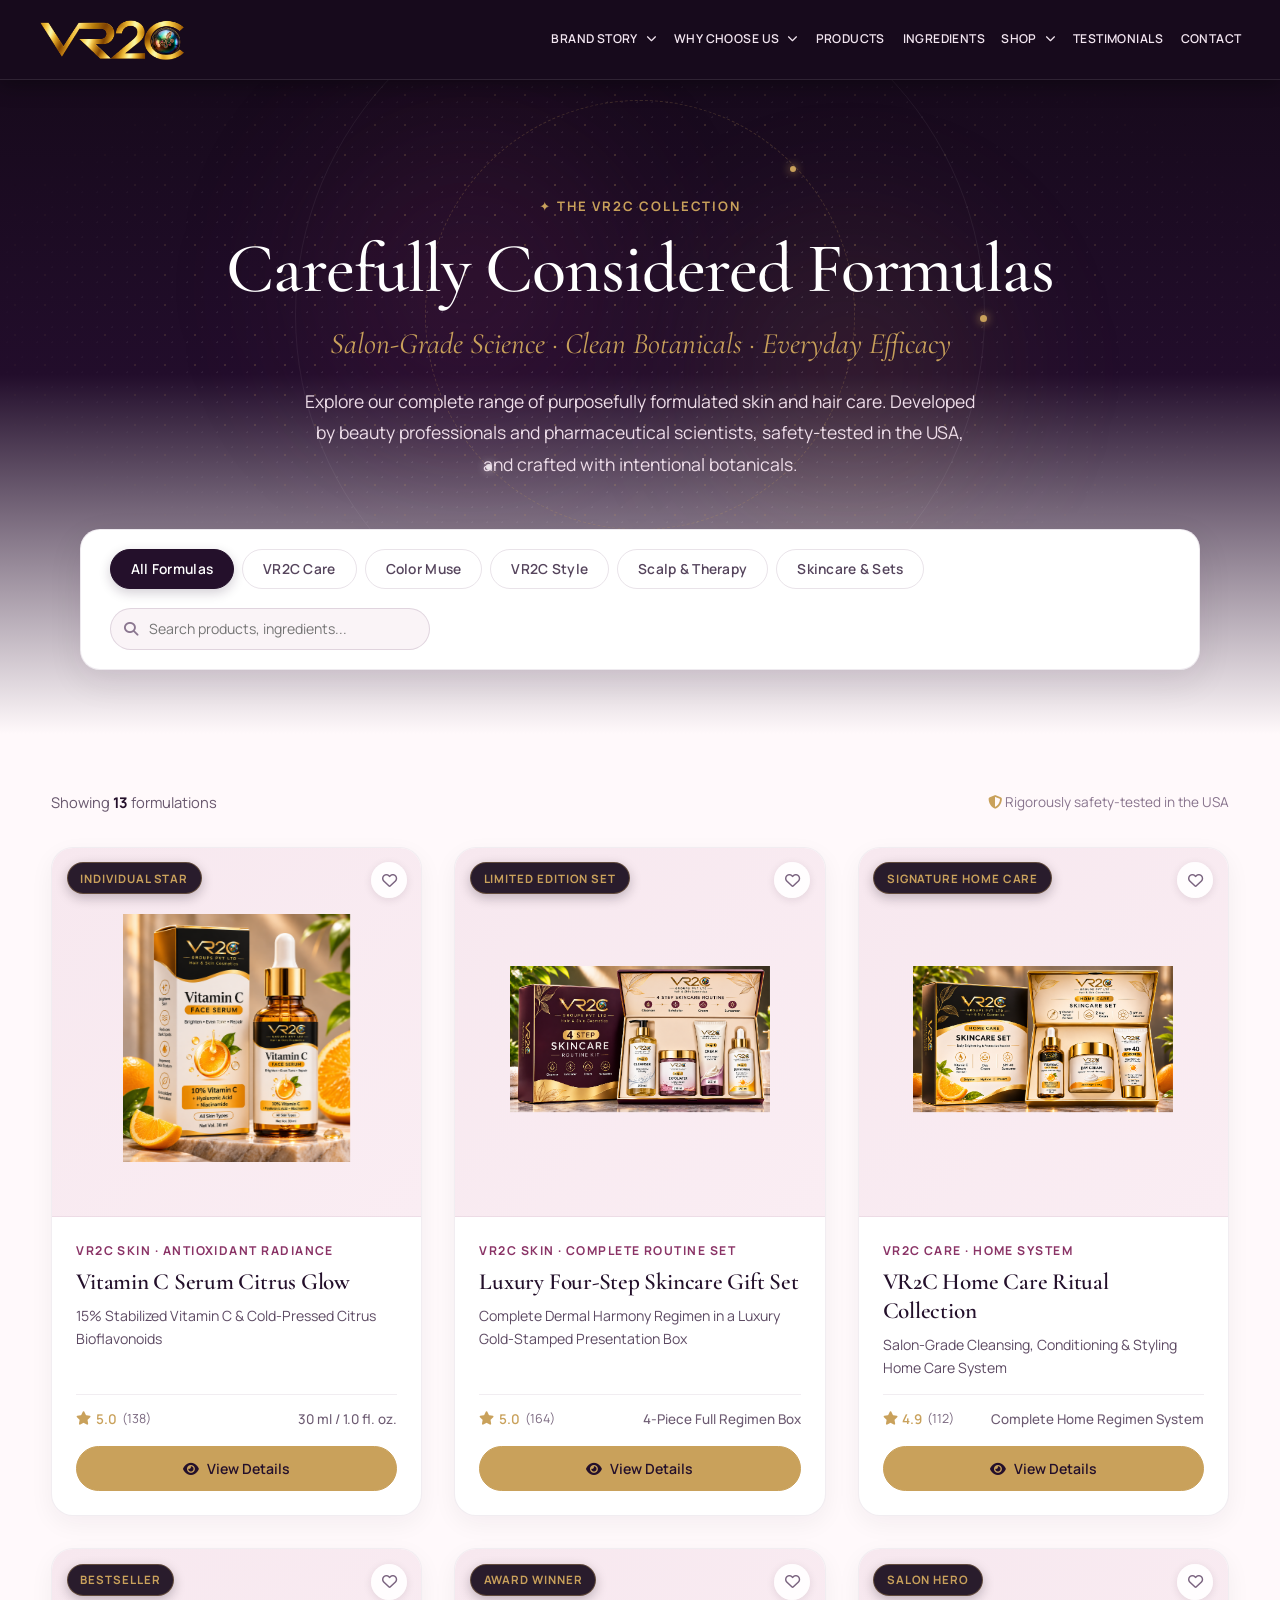
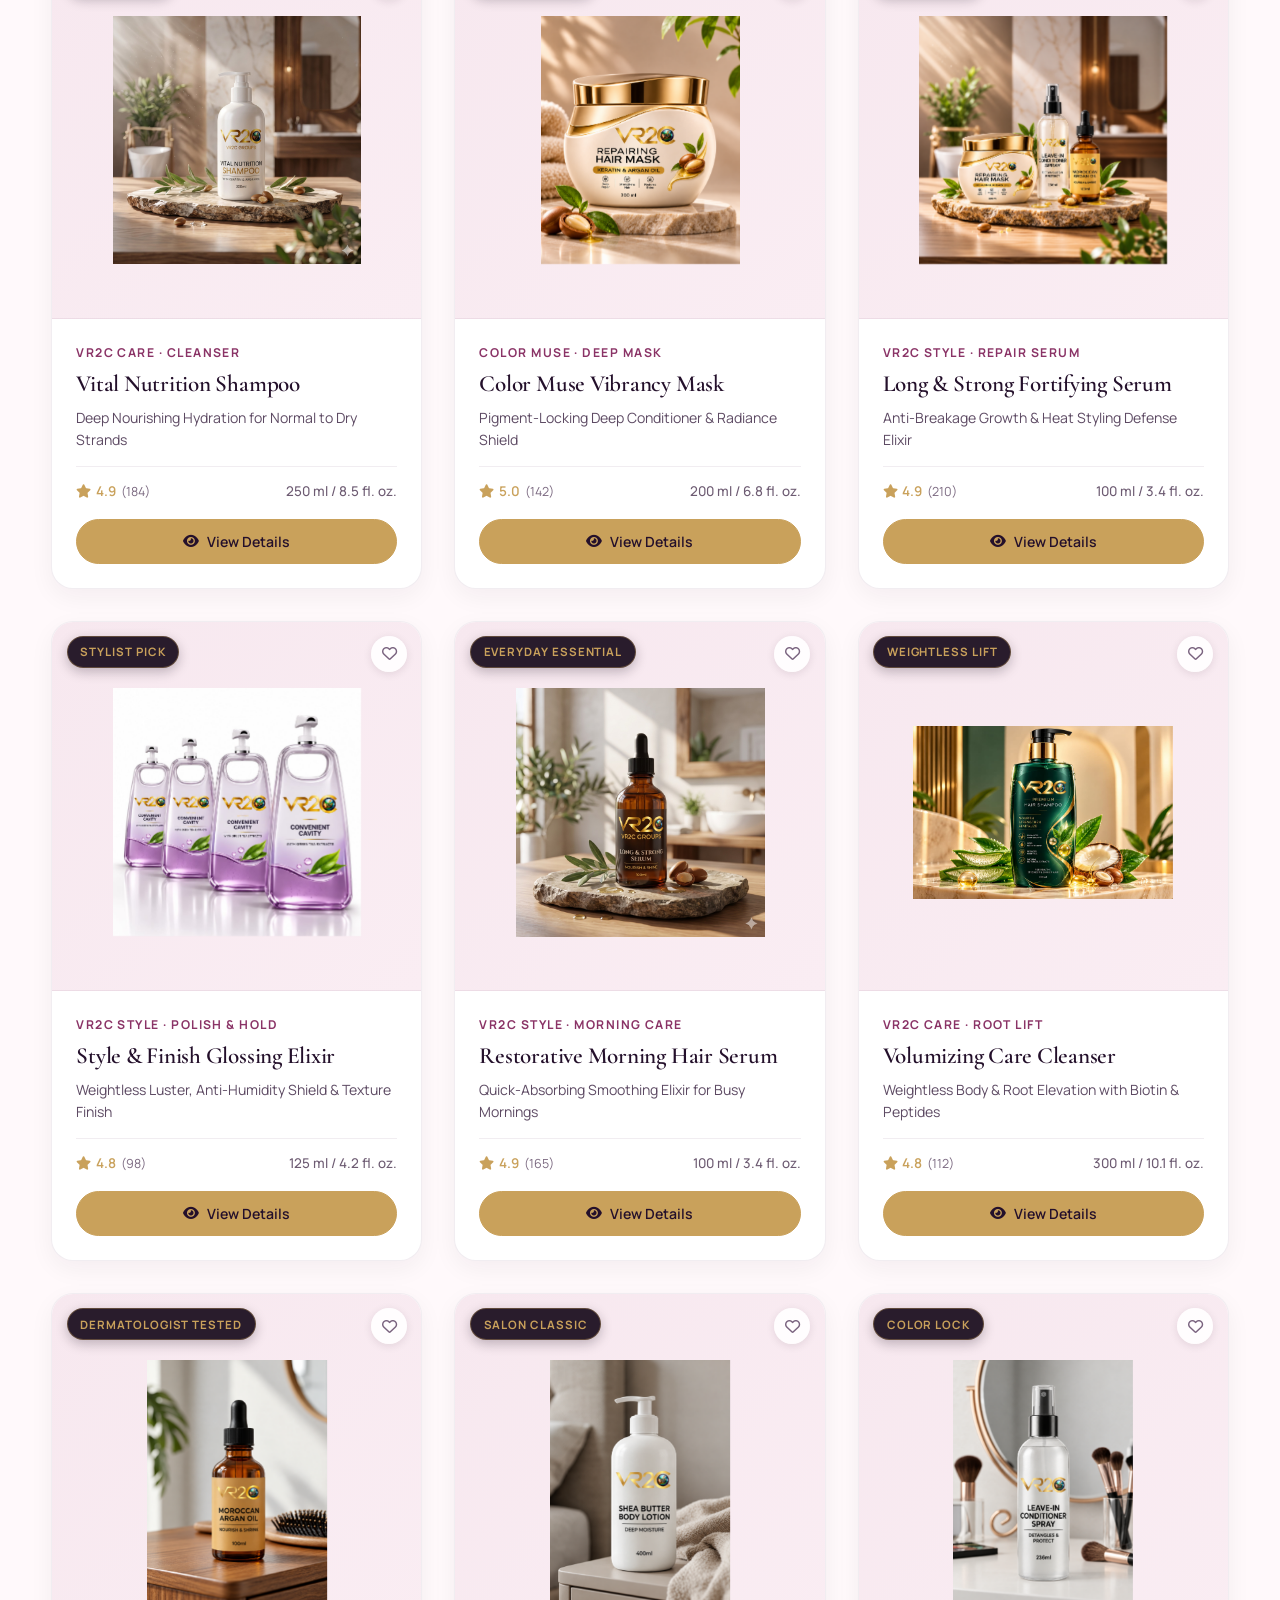
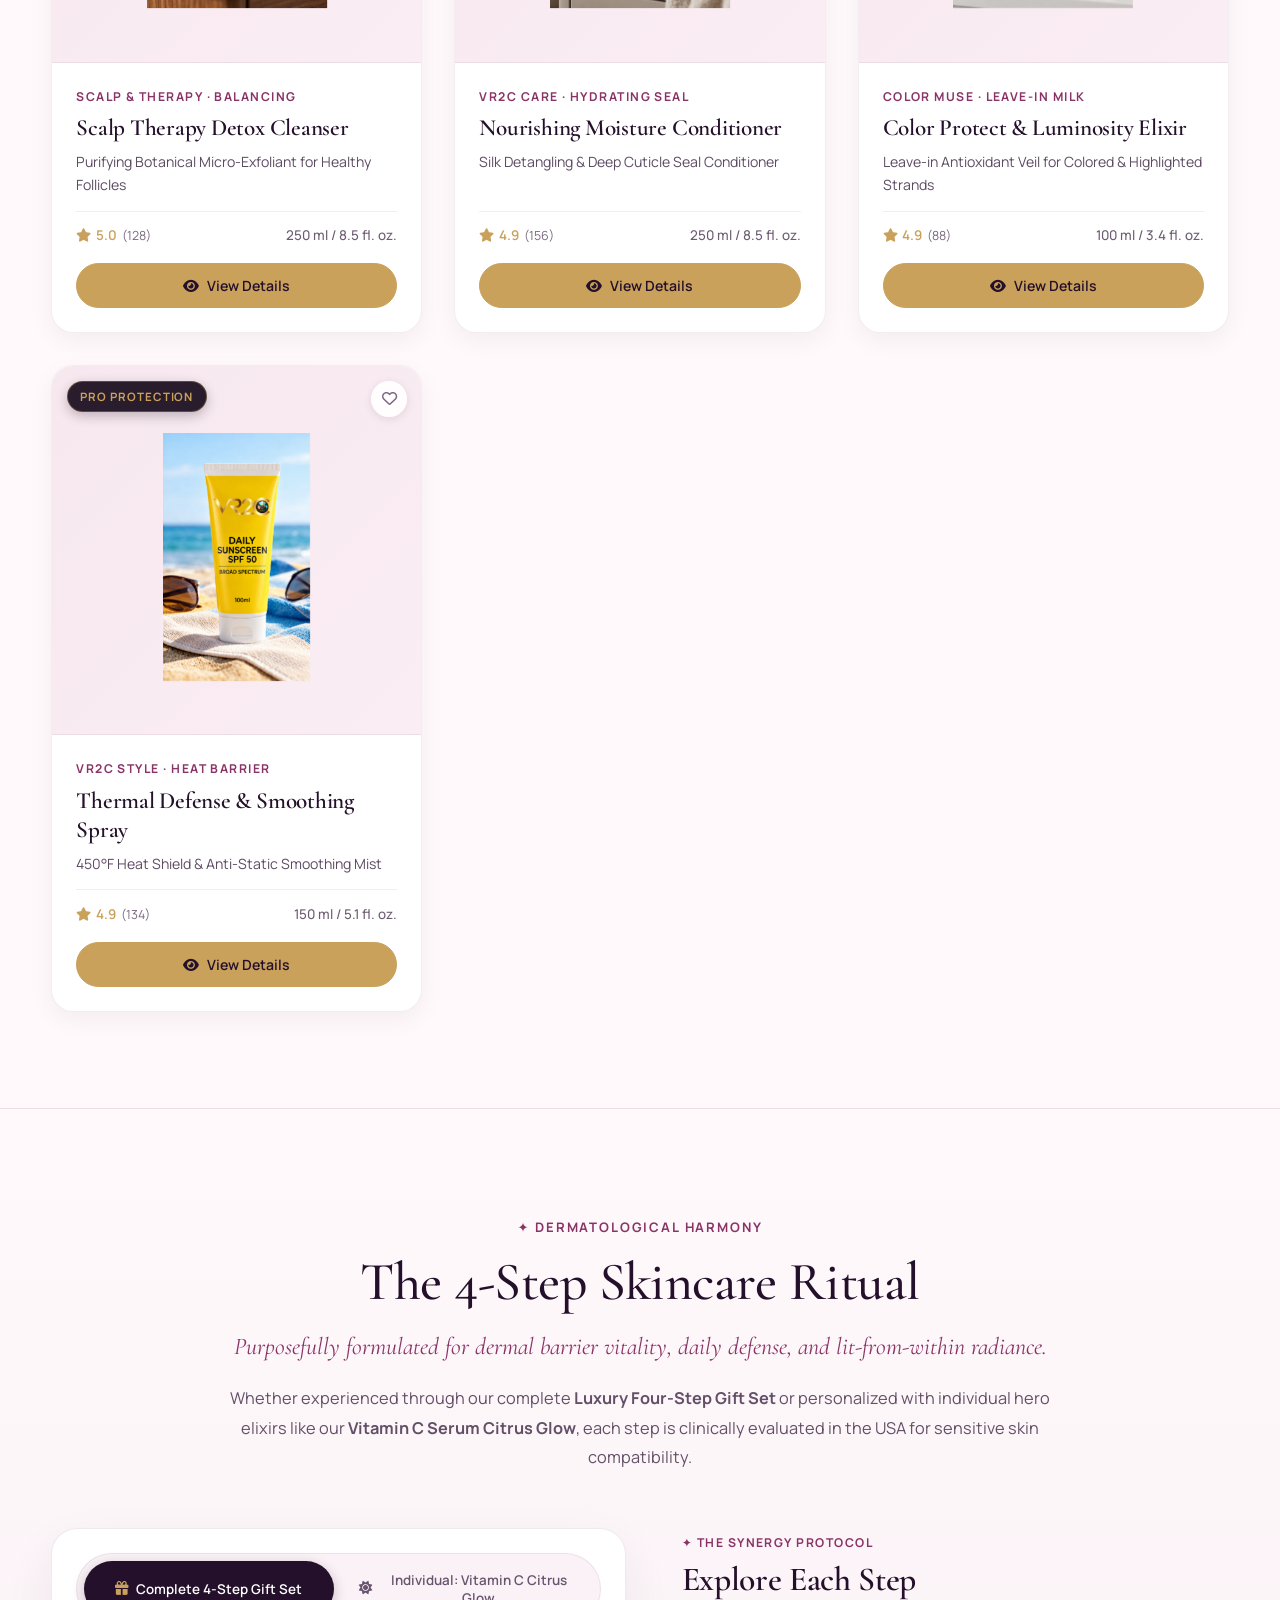
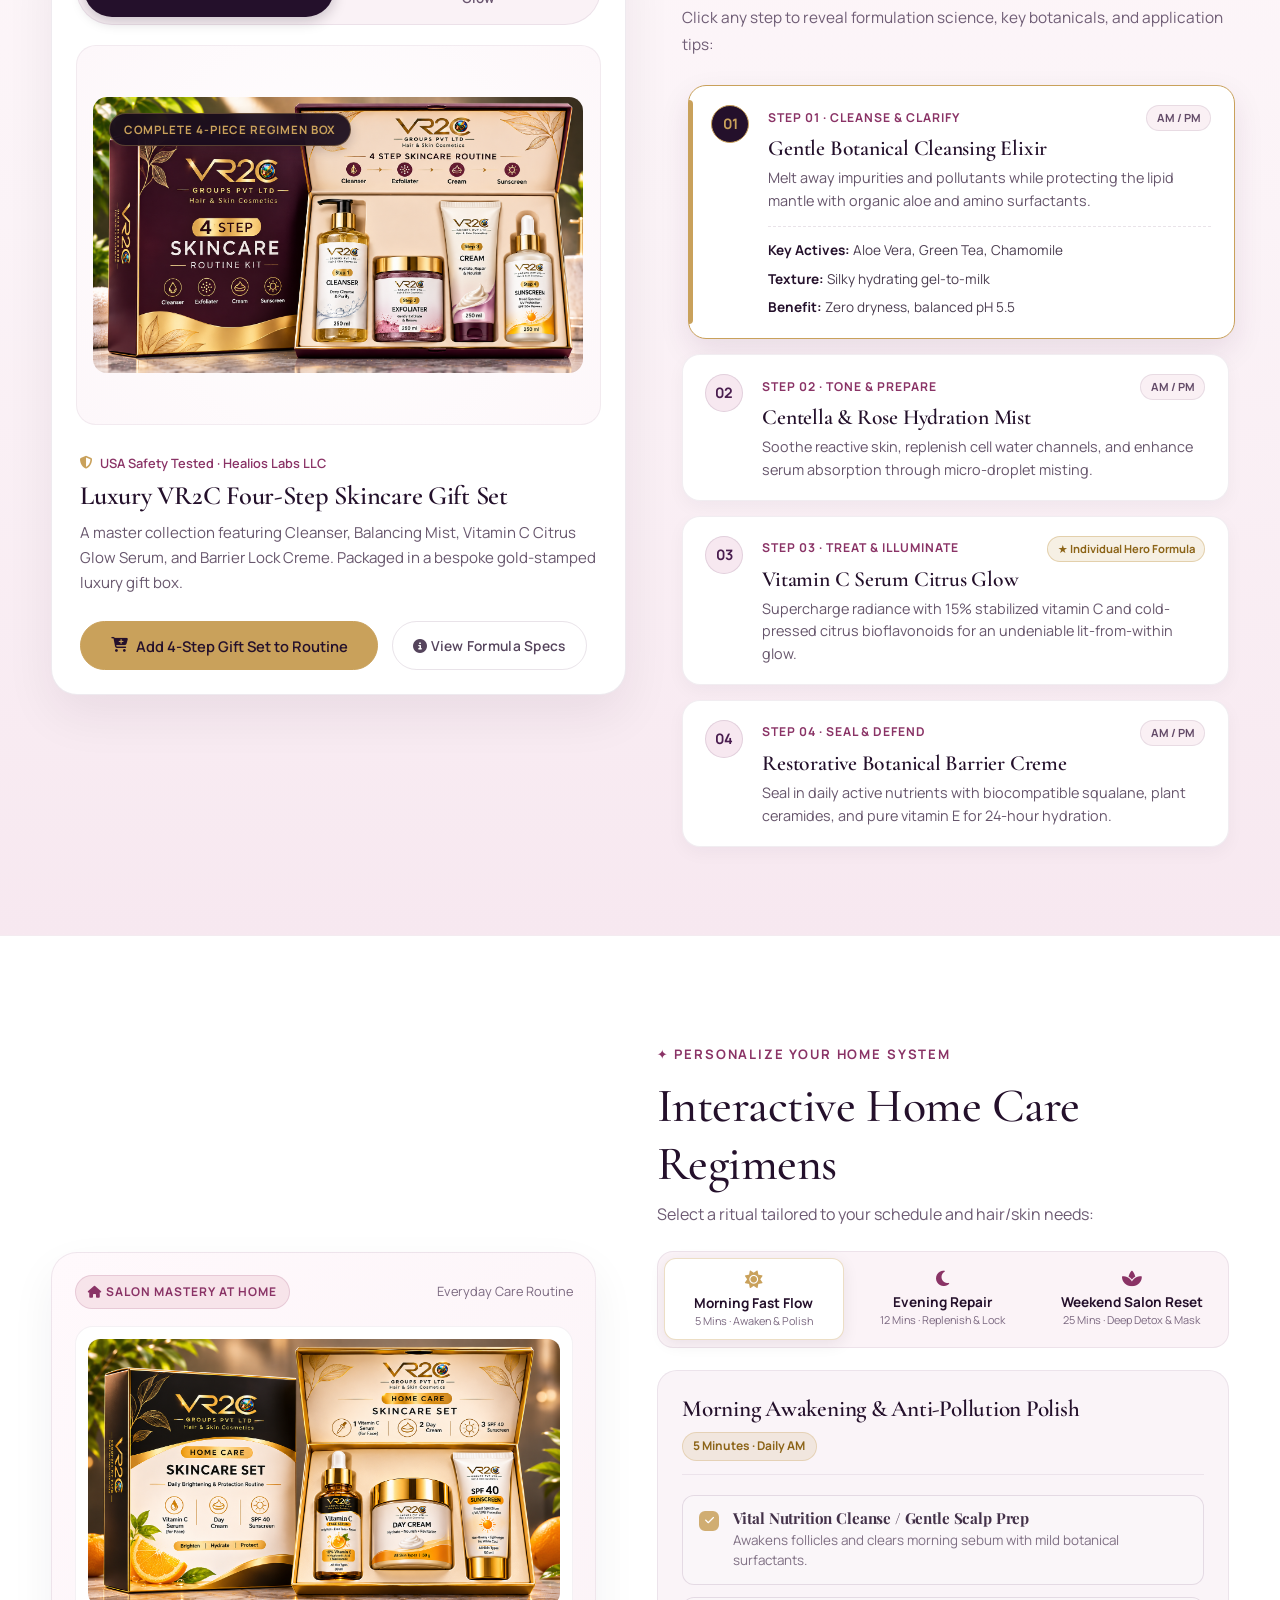
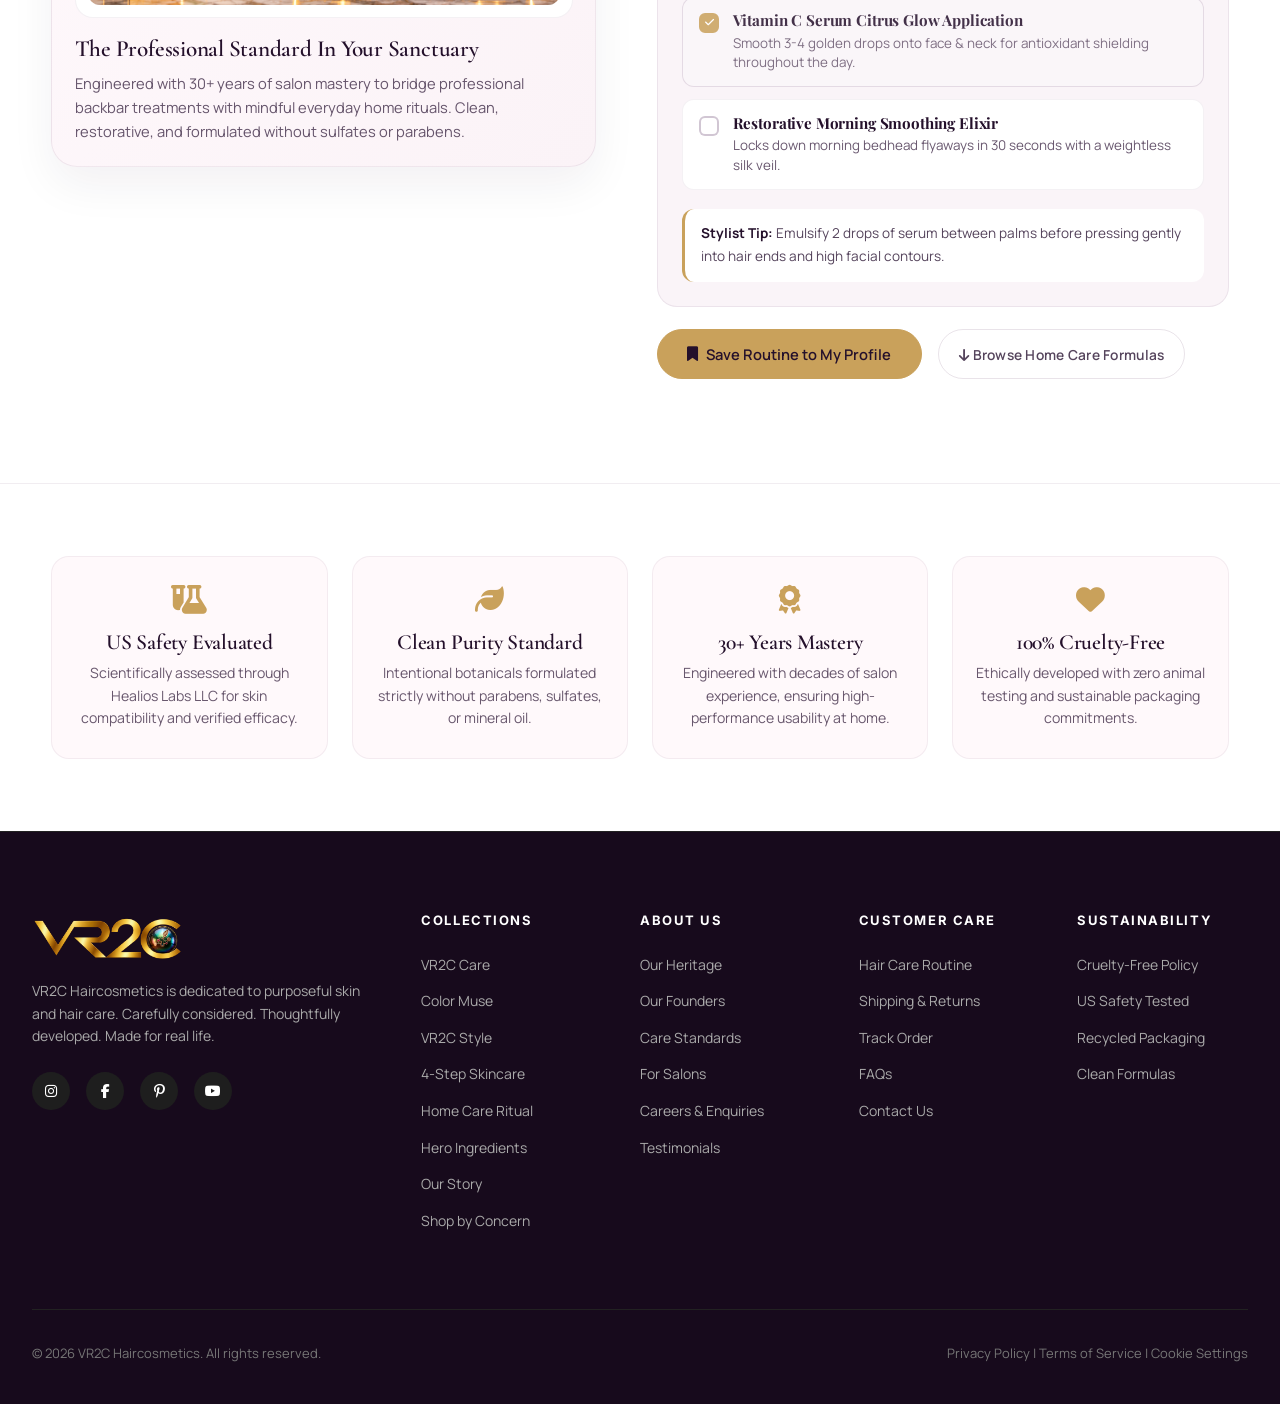
<file: featured-products.html>
<!DOCTYPE html>
<html lang="en">
<head>
  <meta charset="UTF-8" />
  <meta name="viewport" content="width=device-width, initial-scale=1.0" />
  <title>Featured Products | VR2C Haircosmetics</title>
  <meta name="description" content="Explore the full VR2C Haircosmetics collection: salon-grade shampoos, vibrancy masks, restorative serums, and scalp therapies. Clean ingredients, US safety tested." />
  <link rel="icon" type="image/svg+xml" href="assets/v2c-favicon.svg">
  
  <link rel="preconnect" href="https://fonts.googleapis.com">
  <link rel="preconnect" href="https://fonts.gstatic.com" crossorigin>
  <link href="https://fonts.googleapis.com/css2?family=Cormorant+Garamond:ital,wght@0,400;0,500;0,600;1,400;1,600&family=Manrope:wght@300;400;500;600;700&display=swap" rel="stylesheet">
  <link rel="stylesheet" href="https://cdnjs.cloudflare.com/ajax/libs/font-awesome/6.4.0/css/all.min.css" />
  <link rel="stylesheet" href="styles.css" />

  <style>
    :root {
      --prod-ink: #24102b;
      --prod-plum: #4a1d4f;
      --prod-mulberry: #8a3366;
      --prod-blush: #f7e4ea;
      --prod-pearl: #fff9fb;
      --prod-gold: #c9a15b;
      --prod-gold-hover: #b58d47;
      --prod-font-serif: 'Cormorant Garamond', Georgia, serif;
      --prod-font-sans: 'Manrope', -apple-system, BlinkMacSystemFont, system-ui, sans-serif;
    }

    body {
      font-family: var(--prod-font-sans);
      color: var(--prod-ink);
      background: var(--prod-pearl);
      line-height: 1.7;
    }

    .prod-page {
      overflow-x: hidden;
    }

    .prod-container {
      width: min(1280px, 92%);
      margin: 0 auto;
    }

    .prod-kicker {
      display: inline-block;
      font-size: 0.82rem;
      font-weight: 700;
      color: var(--prod-mulberry);
      letter-spacing: 0.14em;
      text-transform: uppercase;
      margin-bottom: 0.8rem;
    }

    /* 1. HERO & FILTER BAR WITH DECORATIVE BACKGROUND */
    .prod-hero-section {
      padding: 7rem 0 4rem;
      background: linear-gradient(180deg, #170a1c 0%, #220d2b 45%, var(--prod-pearl) 100%);
      color: #ffffff;
      text-align: center;
      position: relative;
      overflow: hidden;
    }

    /* Decorative Background Elements (Dot Matrix + Scientific Rings + Glows) */
    .prod-hero-decor {
      position: absolute;
      inset: 0;
      pointer-events: none;
      overflow: hidden;
      z-index: 1;
    }

    /* Ambient Glow Orbs */
    .prod-decor-glow {
      position: absolute;
      border-radius: 50%;
      filter: blur(60px);
      opacity: 0.55;
    }

    .prod-decor-glow-1 {
      top: -5%;
      left: 18%;
      width: 480px;
      height: 480px;
      background: radial-gradient(circle, rgba(138, 51, 102, 0.35) 0%, transparent 70%);
      animation: pulseGlow 12s ease-in-out infinite alternate;
    }

    .prod-decor-glow-2 {
      top: 10%;
      right: 16%;
      width: 450px;
      height: 450px;
      background: radial-gradient(circle, rgba(201, 161, 91, 0.24) 0%, transparent 70%);
      animation: pulseGlow 15s ease-in-out infinite alternate-reverse;
    }

    /* Luxury Dot Matrix Grid */
    .prod-decor-matrix {
      position: absolute;
      inset: 0;
      background-image: 
        radial-gradient(circle, rgba(201, 161, 91, 0.32) 1.25px, transparent 1.25px),
        radial-gradient(circle, rgba(255, 255, 255, 0.12) 1px, transparent 1px);
      background-size: 30px 30px, 15px 15px;
      background-position: 0 0, 15px 15px;
      mask-image: radial-gradient(ellipse 70% 62% at 50% 36%, black 20%, rgba(0, 0, 0, 0.6) 50%, transparent 78%);
      -webkit-mask-image: radial-gradient(ellipse 70% 62% at 50% 36%, black 20%, rgba(0, 0, 0, 0.6) 50%, transparent 78%);
      opacity: 0.9;
    }

    /* Orbital Geometric Rings (Salon Science & Molecular Elegance) */
    .prod-decor-rings {
      position: absolute;
      top: 36%;
      left: 50%;
      transform: translate(-50%, -50%);
      width: 820px;
      height: 820px;
      display: flex;
      align-items: center;
      justify-content: center;
      pointer-events: none;
    }

    .prod-ring {
      position: absolute;
      border-radius: 50%;
    }

    .prod-ring-1 {
      width: 430px;
      height: 430px;
      border: 1px dashed rgba(201, 161, 91, 0.22);
      animation: ringRotate 55s linear infinite;
    }

    .prod-ring-2 {
      width: 690px;
      height: 690px;
      border: 1px solid rgba(255, 255, 255, 0.06);
      animation: ringRotateReverse 80s linear infinite;
    }

    /* Luminous Orbit Nodes */
    .prod-orb {
      position: absolute;
      width: 6px;
      height: 6px;
      border-radius: 50%;
      box-shadow: 0 0 10px var(--prod-gold);
    }

    .prod-orb-1 {
      top: 15%;
      left: 85%;
      background: var(--prod-gold);
    }

    .prod-orb-2 {
      bottom: 14%;
      left: 14%;
      background: #ffffff;
      box-shadow: 0 0 10px #ffffff;
      opacity: 0.85;
    }

    .prod-orb-3 {
      top: 50%;
      right: -3px;
      background: var(--prod-gold);
      width: 7px;
      height: 7px;
    }

    @keyframes ringRotate {
      from { transform: rotate(0deg); }
      to { transform: rotate(360deg); }
    }

    @keyframes ringRotateReverse {
      from { transform: rotate(360deg); }
      to { transform: rotate(0deg); }
    }

    @keyframes pulseGlow {
      0% { transform: scale(1) translate(0, 0); opacity: 0.45; }
      100% { transform: scale(1.15) translate(15px, -15px); opacity: 0.7; }
    }

    @media (prefers-reduced-motion: reduce) {
      .prod-ring-1, .prod-ring-2, .prod-decor-glow-1, .prod-decor-glow-2 {
        animation: none !important;
      }
    }

    .prod-hero-content {
      max-width: 840px;
      margin: 0 auto 3rem;
      position: relative;
      z-index: 2;
    }

    .prod-hero-content .prod-kicker {
      color: var(--prod-gold);
    }

    .prod-hero-title {
      font-family: var(--prod-font-serif);
      font-size: clamp(2.8rem, 5.5vw, 4.4rem);
      font-weight: 500;
      line-height: 1.12;
      letter-spacing: -0.015em;
      margin-bottom: 0.9rem;
      color: #ffffff;
    }

    .prod-hero-subhead {
      font-family: var(--prod-font-serif);
      font-style: italic;
      font-size: clamp(1.35rem, 2.5vw, 1.85rem);
      color: var(--prod-gold);
      margin-bottom: 1.3rem;
      font-weight: 400;
      line-height: 1.4;
    }

    .prod-hero-desc {
      font-size: 1.1rem;
      color: #eedde9;
      line-height: 1.8;
      max-width: 680px;
      margin: 0 auto;
    }

    /* Filter Controls Bar */
    .prod-controls-bar {
      position: relative;
      z-index: 2;
      background: #ffffff;
      border: 1px solid rgba(74, 29, 79, 0.09);
      border-radius: 20px;
      padding: 1.2rem 1.8rem;
      box-shadow: 0 12px 35px rgba(36, 16, 43, 0.08);
      display: flex;
      flex-wrap: wrap;
      align-items: center;
      justify-content: space-between;
      gap: 1.2rem;
      max-width: 1120px;
      margin: 0 auto;
    }

    .prod-filter-tabs {
      display: flex;
      flex-wrap: wrap;
      gap: 0.5rem;
    }

    .prod-tab-btn {
      background: transparent;
      border: 1px solid rgba(74, 29, 79, 0.12);
      color: #55445c;
      padding: 0.6rem 1.25rem;
      border-radius: 999px;
      font-size: 0.86rem;
      font-weight: 600;
      letter-spacing: 0.02em;
      cursor: pointer;
      transition: all 0.25s ease;
      font-family: var(--prod-font-sans);
    }

    .prod-tab-btn:hover {
      background: rgba(201, 161, 91, 0.12);
      border-color: var(--prod-gold);
      color: var(--prod-ink);
    }

    .prod-tab-btn.active {
      background: var(--prod-ink);
      color: #ffffff;
      border-color: var(--prod-ink);
      box-shadow: 0 4px 12px rgba(36, 16, 43, 0.2);
    }

    .prod-search-box {
      position: relative;
      min-width: 260px;
      flex-grow: 1;
      max-width: 320px;
    }

    .prod-search-box input {
      width: 100%;
      padding: 0.65rem 1rem 0.65rem 2.4rem;
      border-radius: 999px;
      border: 1px solid rgba(74, 29, 79, 0.15);
      background: #faf4f7;
      font-size: 0.88rem;
      font-family: var(--prod-font-sans);
      color: var(--prod-ink);
      outline: none;
      transition: border-color 0.2s ease, background 0.2s ease;
    }

    .prod-search-box input:focus {
      background: #ffffff;
      border-color: var(--prod-gold);
      box-shadow: 0 0 0 3px rgba(201, 161, 91, 0.2);
    }

    .prod-search-box i {
      position: absolute;
      left: 0.9rem;
      top: 50%;
      transform: translateY(-50%);
      color: #8b7790;
      font-size: 0.88rem;
    }

    /* 2. PRODUCTS GRID */
    .prod-catalog-section {
      padding: 3.5rem 0 6rem;
    }

    .prod-results-meta {
      display: flex;
      justify-content: space-between;
      align-items: center;
      margin-bottom: 2rem;
      font-size: 0.92rem;
      color: #68576d;
    }

    .prod-results-count strong {
      color: var(--prod-ink);
    }

    .prod-grid-container {
      display: grid;
      grid-template-columns: repeat(auto-fill, minmax(280px, 1fr));
      gap: 2rem;
    }

    /* Product Card */
    .prod-card {
      background: #ffffff;
      border-radius: 22px;
      border: 1px solid rgba(74, 29, 79, 0.08);
      box-shadow: 0 8px 24px rgba(36, 16, 43, 0.05);
      overflow: hidden;
      display: flex;
      flex-direction: column;
      position: relative;
      transition: transform 0.35s cubic-bezier(0.16, 1, 0.3, 1), box-shadow 0.35s ease, border-color 0.35s ease;
      cursor: pointer;
    }

    .prod-card:hover {
      transform: translateY(-8px);
      box-shadow: 0 20px 45px rgba(74, 29, 79, 0.12);
      border-color: rgba(201, 161, 91, 0.45);
    }

    .prod-card-visual {
      position: relative;
      background: linear-gradient(135deg, #f7e8ef 0%, #faedf3 100%);
      padding: 2.2rem 1.4rem 1.4rem;
      aspect-ratio: 1;
      display: flex;
      align-items: center;
      justify-content: center;
      overflow: hidden;
      border-bottom: 1px solid rgba(74, 29, 79, 0.06);
    }

    .prod-card-img {
      max-width: 80%;
      max-height: 80%;
      object-fit: contain;
      position: relative;
      z-index: 1;
      transition: transform 0.5s cubic-bezier(0.16, 1, 0.3, 1);
      will-change: transform;
    }

    .prod-card:hover .prod-card-img {
      transform: scale(1.05);
    }

    .prod-card-badge {
      position: absolute;
      top: 0.9rem;
      left: 0.9rem;
      z-index: 10;
      pointer-events: none;
      background: rgba(23, 10, 28, 0.92);
      color: var(--prod-gold);
      font-size: 0.72rem;
      font-weight: 700;
      letter-spacing: 0.08em;
      text-transform: uppercase;
      padding: 0.32rem 0.8rem;
      border-radius: 999px;
      backdrop-filter: blur(8px);
      -webkit-backdrop-filter: blur(8px);
      border: 1px solid rgba(201, 161, 91, 0.35);
      box-shadow: 0 4px 12px rgba(23, 10, 28, 0.25);
    }

    .prod-card-wishlist {
      position: absolute;
      top: 0.9rem;
      right: 0.9rem;
      z-index: 10;
      width: 36px;
      height: 36px;
      border-radius: 50%;
      background: rgba(255, 255, 255, 0.9);
      border: 0;
      display: flex;
      align-items: center;
      justify-content: center;
      color: #7a637f;
      cursor: pointer;
      font-size: 0.95rem;
      transition: all 0.2s ease;
      backdrop-filter: blur(4px);
      -webkit-backdrop-filter: blur(4px);
      box-shadow: 0 2px 8px rgba(36, 16, 43, 0.1);
    }

    .prod-card-wishlist:hover,
    .prod-card-wishlist.active {
      color: #e63946;
      background: #ffffff;
      transform: scale(1.1);
    }

    .prod-card-body {
      padding: 1.5rem;
      display: flex;
      flex-direction: column;
      flex-grow: 1;
    }

    .prod-card-category {
      font-size: 0.76rem;
      font-weight: 700;
      text-transform: uppercase;
      letter-spacing: 0.12em;
      color: var(--prod-mulberry);
      margin-bottom: 0.4rem;
    }

    .prod-card-title {
      font-family: var(--prod-font-serif);
      font-size: 1.45rem;
      font-weight: 600;
      color: var(--prod-ink);
      line-height: 1.25;
      margin-bottom: 0.5rem;
    }

    .prod-card-tagline {
      font-size: 0.88rem;
      color: #5d4a63;
      line-height: 1.6;
      margin-bottom: 0.9rem;
      flex-grow: 1;
    }

    .prod-card-meta {
      display: flex;
      align-items: center;
      justify-content: space-between;
      padding-top: 0.8rem;
      border-top: 1px solid rgba(74, 29, 79, 0.08);
      margin-bottom: 1rem;
      font-size: 0.84rem;
    }

    .prod-card-rating {
      color: var(--prod-gold);
      display: flex;
      align-items: center;
      gap: 0.3rem;
      font-weight: 600;
    }

    .prod-card-rating span {
      color: #7b6980;
      font-size: 0.78rem;
      font-weight: 400;
    }

    .prod-card-size {
      color: #6d5b72;
      font-weight: 500;
    }

    .prod-card-actions {
      display: grid;
      grid-template-columns: 1fr;
      gap: 0.6rem;
    }

    .prod-btn-view {
      background: var(--prod-gold);
      color: var(--prod-ink);
      border: 1px solid var(--prod-gold);
      padding: 0.75rem 1rem;
      border-radius: 999px;
      font-size: 0.88rem;
      font-weight: 600;
      display: flex;
      align-items: center;
      justify-content: center;
      gap: 0.5rem;
      text-decoration: none;
      transition: all 0.25s ease;
      cursor: pointer;
    }

    .prod-btn-view:hover {
      background: #ffffff;
      color: var(--prod-ink);
      border-color: var(--prod-gold);
      box-shadow: 0 6px 18px rgba(201, 161, 91, 0.3);
      transform: translateY(-2px);
    }

    /* 3. VIEW DETAILS POPUP MODAL (ANIMATED) */
    .prod-modal-overlay {
      position: fixed;
      inset: 0;
      background: rgba(23, 10, 28, 0.84);
      backdrop-filter: blur(10px);
      -webkit-backdrop-filter: blur(10px);
      z-index: 2000;
      display: flex;
      align-items: center;
      justify-content: center;
      padding: 1.5rem;
      opacity: 0;
      visibility: hidden;
      transition: opacity 0.35s cubic-bezier(0.16, 1, 0.3, 1), visibility 0.35s ease;
    }

    .prod-modal-overlay.active {
      opacity: 1;
      visibility: visible;
    }

    .prod-modal-window {
      background: #ffffff;
      border-radius: 24px;
      border: 1px solid rgba(201, 161, 91, 0.35);
      box-shadow: 0 30px 80px rgba(23, 10, 28, 0.5);
      width: min(980px, 94vw);
      max-height: 88vh;
      overflow-y: auto;
      overscroll-behavior: contain;
      position: relative;
      transform: translateY(35px) scale(0.95);
      opacity: 0;
      transition: transform 0.4s cubic-bezier(0.16, 1, 0.3, 1), opacity 0.35s ease;
    }

    .prod-modal-overlay.active .prod-modal-window {
      transform: translateY(0) scale(1);
      opacity: 1;
    }

    .prod-modal-close-btn {
      position: absolute;
      top: 1.2rem;
      right: 1.2rem;
      width: 42px;
      height: 42px;
      border-radius: 50%;
      background: rgba(36, 16, 43, 0.08);
      border: 0;
      color: var(--prod-ink);
      font-size: 1.2rem;
      cursor: pointer;
      display: flex;
      align-items: center;
      justify-content: center;
      transition: all 0.25s ease;
      z-index: 10;
    }

    .prod-modal-close-btn:hover {
      background: var(--prod-ink);
      color: #ffffff;
      transform: rotate(90deg);
    }

    .prod-modal-body {
      padding: clamp(2rem, 4vw, 3rem);
    }

    .prod-modal-top-grid {
      display: grid;
      grid-template-columns: 1fr 1.2fr;
      gap: clamp(2rem, 4vw, 3.5rem);
      align-items: center;
      margin-bottom: 2.5rem;
    }

    .prod-modal-stage {
      background: linear-gradient(135deg, #f7e8ef 0%, #faedf3 100%);
      border-radius: 20px;
      padding: 2.5rem 1.5rem;
      display: flex;
      align-items: center;
      justify-content: center;
      position: relative;
      aspect-ratio: 1;
      border: 1px solid rgba(74, 29, 79, 0.08);
      overflow: hidden;
    }

    .prod-modal-stage img {
      max-width: 82%;
      max-height: 82%;
      object-fit: contain;
      position: relative;
      z-index: 1;
      filter: drop-shadow(0 15px 30px rgba(36, 16, 43, 0.15));
      transition: transform 0.4s ease;
    }

    .prod-modal-stage:hover img {
      transform: scale(1.05);
    }

    .prod-modal-badge {
      position: absolute;
      top: 1rem;
      left: 1rem;
      z-index: 10;
      pointer-events: none;
      background: var(--prod-ink);
      color: var(--prod-gold);
      font-size: 0.72rem;
      font-weight: 700;
      letter-spacing: 0.08em;
      text-transform: uppercase;
      padding: 0.35rem 0.85rem;
      border-radius: 999px;
      border: 1px solid rgba(201, 161, 91, 0.3);
      box-shadow: 0 4px 12px rgba(23, 10, 28, 0.25);
    }

    .prod-modal-category {
      font-size: 0.8rem;
      font-weight: 700;
      text-transform: uppercase;
      letter-spacing: 0.12em;
      color: var(--prod-mulberry);
      margin-bottom: 0.4rem;
    }

    .prod-modal-title {
      font-family: var(--prod-font-serif);
      font-size: clamp(2rem, 3.5vw, 2.8rem);
      font-weight: 500;
      line-height: 1.15;
      color: var(--prod-ink);
      margin-bottom: 0.5rem;
    }

    .prod-modal-rating-row {
      display: flex;
      align-items: center;
      gap: 0.6rem;
      margin-bottom: 1.2rem;
      font-size: 0.92rem;
    }

    .prod-modal-rating-row .stars {
      color: var(--prod-gold);
      letter-spacing: 2px;
    }

    .prod-modal-rating-row .review-count {
      color: #68576d;
    }

    .prod-modal-tagline {
      font-size: 1.05rem;
      font-weight: 600;
      color: var(--prod-plum);
      line-height: 1.6;
      margin-bottom: 1rem;
    }

    .prod-modal-desc {
      font-size: 0.98rem;
      color: #504055;
      line-height: 1.8;
      margin-bottom: 1.4rem;
    }

    .prod-modal-specs {
      display: flex;
      flex-wrap: wrap;
      gap: 1.2rem;
      padding: 1rem 0;
      border-top: 1px solid rgba(74, 29, 79, 0.08);
      border-bottom: 1px solid rgba(74, 29, 79, 0.08);
      margin-bottom: 1.5rem;
      font-size: 0.88rem;
    }

    .prod-spec-item strong {
      color: var(--prod-ink);
      font-weight: 600;
    }

    .prod-spec-item span {
      color: #6d5b72;
    }

    .prod-modal-actions {
      display: flex;
      gap: 1rem;
      flex-wrap: wrap;
    }

    .prod-btn-add {
      background: var(--prod-gold);
      color: var(--prod-ink);
      border: 1px solid var(--prod-gold);
      padding: 0.85rem 1.85rem;
      border-radius: 999px;
      font-size: 0.92rem;
      font-weight: 600;
      cursor: pointer;
      transition: all 0.25s ease;
      display: inline-flex;
      align-items: center;
      gap: 0.5rem;
    }

    .prod-btn-add:hover {
      background: #ffffff;
      color: var(--prod-ink);
      border-color: var(--prod-gold);
      transform: translateY(-2px);
      box-shadow: 0 8px 20px rgba(201, 161, 91, 0.28);
    }

    /* Modal Accordions / Details Sections */
    .prod-modal-panels {
      display: grid;
      gap: 1.5rem;
      border-top: 1px solid rgba(74, 29, 79, 0.09);
      padding-top: 2rem;
    }

    .prod-panel-card {
      background: #fdf8fa;
      border: 1px solid rgba(74, 29, 79, 0.08);
      border-radius: 16px;
      padding: 1.5rem 1.8rem;
    }

    .prod-panel-title {
      font-family: var(--prod-font-serif);
      font-size: 1.45rem;
      color: var(--prod-ink);
      margin-bottom: 0.8rem;
      display: flex;
      align-items: center;
      gap: 0.6rem;
    }

    .prod-panel-title i {
      color: var(--prod-gold);
      font-size: 1.1rem;
    }

    .prod-ingredients-list {
      display: flex;
      flex-wrap: wrap;
      gap: 0.5rem;
      margin-top: 0.6rem;
    }

    .prod-ingredient-pill {
      background: #ffffff;
      border: 1px solid rgba(201, 161, 91, 0.35);
      color: #7d5918;
      font-size: 0.82rem;
      font-weight: 600;
      padding: 0.35rem 0.85rem;
      border-radius: 999px;
      display: inline-flex;
      align-items: center;
      gap: 0.4rem;
    }

    .prod-free-from-tags {
      display: flex;
      flex-wrap: wrap;
      gap: 0.5rem;
      margin-top: 0.8rem;
    }

    .prod-free-tag {
      background: rgba(138, 51, 102, 0.08);
      border: 1px solid rgba(138, 51, 102, 0.22);
      color: var(--prod-mulberry);
      font-size: 0.8rem;
      font-weight: 600;
      padding: 0.3rem 0.75rem;
      border-radius: 999px;
    }

    .prod-routine-steps {
      list-style: none;
      padding: 0;
      margin: 0;
      display: grid;
      gap: 0.75rem;
    }

    .prod-routine-step {
      display: flex;
      align-items: flex-start;
      gap: 0.8rem;
      font-size: 0.94rem;
      color: #55445c;
    }

    .prod-step-num {
      background: var(--prod-blush);
      color: var(--prod-plum);
      font-weight: 700;
      font-size: 0.78rem;
      width: 24px;
      height: 24px;
      border-radius: 50%;
      display: flex;
      align-items: center;
      justify-content: center;
      flex-shrink: 0;
      margin-top: 0.15rem;
    }

    /* 4. SALON ASSURANCE BANNER */
    .prod-assurance-section {
      padding: 4.5rem 0;
      background: #ffffff;
      border-top: 1px solid rgba(74, 29, 79, 0.08);
    }

    .prod-assurance-grid {
      display: grid;
      grid-template-columns: repeat(4, 1fr);
      gap: 1.5rem;
    }

    .prod-assurance-card {
      text-align: center;
      padding: 1.8rem 1.2rem;
      border-radius: 18px;
      background: var(--prod-pearl);
      border: 1px solid rgba(74, 29, 79, 0.06);
    }

    .prod-assurance-card i {
      font-size: 1.8rem;
      color: var(--prod-gold);
      margin-bottom: 0.9rem;
      display: inline-block;
    }

    .prod-assurance-card h4 {
      font-family: var(--prod-font-serif);
      font-size: 1.35rem;
      color: var(--prod-ink);
      margin-bottom: 0.4rem;
    }

    .prod-assurance-card p {
      font-size: 0.88rem;
      color: #68576d;
      line-height: 1.6;
      margin: 0;
    }

    /* Toast Notification */
    .prod-toast {
      position: fixed;
      bottom: 2rem;
      right: 2rem;
      background: var(--prod-ink);
      color: #ffffff;
      padding: 1rem 1.6rem;
      border-radius: 14px;
      border: 1px solid var(--prod-gold);
      box-shadow: 0 10px 30px rgba(0, 0, 0, 0.35);
      z-index: 3000;
      font-size: 0.92rem;
      display: flex;
      align-items: center;
      gap: 0.6rem;
      opacity: 0;
      transform: translateY(20px);
      transition: all 0.3s ease;
      pointer-events: none;
    }

    .prod-toast.show {
      opacity: 1;
      transform: translateY(0);
    }

    /* RESPONSIVE */
    @media (max-width: 990px) {
      .prod-modal-top-grid {
        grid-template-columns: 1fr;
      }
      .prod-assurance-grid {
        grid-template-columns: repeat(2, 1fr);
      }
    }

    @media (max-width: 640px) {
      .prod-controls-bar {
        flex-direction: column;
        align-items: stretch;
      }
      .prod-search-box {
        max-width: 100%;
      }
      .prod-assurance-grid {
        grid-template-columns: 1fr;
      }
      .prod-modal-actions {
        flex-direction: column;
      }
      .prod-btn-add {
        width: 100%;
        justify-content: center;
      }
    }

    /* ==========================================================================
       3. INTERACTIVE 4-STEP SKINCARE SECTION & GIFT SET
       ========================================================================== */
    .skincare-four-step-section {
      padding: 6.5rem 0 5.5rem;
      background: linear-gradient(180deg, var(--prod-pearl) 0%, #fbf3f7 50%, #f7e8f0 100%);
      position: relative;
      border-top: 1px solid rgba(74, 29, 79, 0.06);
      border-bottom: 1px solid rgba(74, 29, 79, 0.06);
    }

    .skincare-section-header {
      text-align: center;
      max-width: 840px;
      margin: 0 auto 3.5rem;
    }

    .skincare-title {
      font-family: var(--prod-font-serif);
      font-size: clamp(2.4rem, 4.2vw, 3.4rem);
      color: var(--prod-ink);
      line-height: 1.15;
      margin-bottom: 0.9rem;
      font-weight: 500;
    }

    .skincare-lead {
      font-family: var(--prod-font-serif);
      font-style: italic;
      font-size: clamp(1.2rem, 2.2vw, 1.5rem);
      color: var(--prod-mulberry);
      margin-bottom: 1rem;
    }

    .skincare-subdesc {
      font-size: 1.02rem;
      color: #635068;
      line-height: 1.8;
      margin: 0;
    }

    .skincare-interactive-stage {
      display: grid;
      grid-template-columns: 1.05fr 1fr;
      gap: 3.5rem;
      align-items: start;
    }

    /* Visual Showcase Card */
    .skincare-visual-card {
      background: #ffffff;
      border-radius: 26px;
      border: 1px solid rgba(74, 29, 79, 0.09);
      box-shadow: 0 20px 50px rgba(36, 16, 43, 0.07);
      padding: 1.5rem;
      position: relative;
      overflow: hidden;
      display: flex;
      flex-direction: column;
      gap: 1.25rem;
      transition: all 0.3s ease;
    }

    .skincare-view-switchers {
      display: flex;
      gap: 0.6rem;
      background: #faf2f6;
      padding: 0.4rem;
      border-radius: 999px;
      border: 1px solid rgba(74, 29, 79, 0.08);
    }

    .skincare-view-tab {
      flex: 1;
      padding: 0.65rem 1rem;
      border-radius: 999px;
      border: none;
      background: transparent;
      color: #68546e;
      font-size: 0.84rem;
      font-weight: 600;
      font-family: var(--prod-font-sans);
      cursor: pointer;
      display: flex;
      align-items: center;
      justify-content: center;
      gap: 0.5rem;
      transition: all 0.25s ease;
    }

    .skincare-view-tab:hover {
      color: var(--prod-ink);
    }

    .skincare-view-tab.active {
      background: var(--prod-ink);
      color: #ffffff;
      box-shadow: 0 4px 14px rgba(23, 10, 28, 0.22);
    }

    .skincare-view-tab.active i {
      color: var(--prod-gold);
    }

    /* Media Frame */
    .skincare-media-wrap {
      position: relative;
      width: 100%;
      background: radial-gradient(circle at 50% 50%, #ffffff 0%, #fdf7fa 100%);
      border-radius: 20px;
      overflow: hidden;
      border: 1px solid rgba(74, 29, 79, 0.06);
      min-height: 380px;
      display: flex;
      align-items: center;
      justify-content: center;
      padding: 1rem;
    }

    .skincare-media-frame {
      display: none;
      width: 100%;
      height: 100%;
      align-items: center;
      justify-content: center;
      position: relative;
      animation: fadeInScale 0.4s cubic-bezier(0.16, 1, 0.3, 1) forwards;
    }

    .skincare-media-frame.active {
      display: flex;
    }

    .skincare-img-set {
      width: 100%;
      height: auto;
      aspect-ratio: 1671 / 941;
      object-fit: contain;
      border-radius: 14px;
      display: block;
      transition: transform 0.4s ease;
    }

    .skincare-visual-card:hover .skincare-img-set {
      transform: scale(1.02);
    }

    .skincare-solo-inner {
      width: 100%;
      display: flex;
      align-items: center;
      justify-content: center;
      padding: 1rem 0;
    }

    .skincare-img-solo {
      max-height: 370px;
      width: auto;
      max-width: 90%;
      object-fit: contain;
      display: block;
      filter: drop-shadow(0 15px 35px rgba(36, 16, 43, 0.16));
      transition: transform 0.4s ease;
    }

    .skincare-visual-card:hover .skincare-img-solo {
      transform: scale(1.04);
    }

    .skincare-visual-tag {
      position: absolute;
      top: 1rem;
      left: 1rem;
      z-index: 5;
      background: rgba(23, 10, 28, 0.92);
      color: var(--prod-gold);
      font-size: 0.72rem;
      font-weight: 700;
      letter-spacing: 0.08em;
      text-transform: uppercase;
      padding: 0.35rem 0.85rem;
      border-radius: 999px;
      backdrop-filter: blur(8px);
      -webkit-backdrop-filter: blur(8px);
      border: 1px solid rgba(201, 161, 91, 0.35);
      box-shadow: 0 4px 12px rgba(23, 10, 28, 0.2);
    }

    .skincare-visual-tag.star-tag {
      background: linear-gradient(135deg, rgba(23, 10, 28, 0.94) 0%, rgba(74, 29, 79, 0.94) 100%);
      color: #ffd480;
      border-color: rgba(255, 212, 128, 0.4);
    }

    .skincare-card-details {
      display: flex;
      flex-direction: column;
      gap: 1.2rem;
      padding: 0.5rem 0.25rem 0;
    }

    .skincare-meta-badge {
      font-size: 0.8rem;
      color: var(--prod-mulberry);
      font-weight: 600;
      display: flex;
      align-items: center;
      gap: 0.4rem;
      margin-bottom: 0.35rem;
    }

    .skincare-meta-title {
      font-family: var(--prod-font-serif);
      font-size: 1.65rem;
      color: var(--prod-ink);
      line-height: 1.25;
      margin-bottom: 0.5rem;
    }

    .skincare-meta-desc {
      font-size: 0.94rem;
      color: #68576d;
      line-height: 1.65;
      margin: 0;
    }

    .skincare-visual-actions {
      display: flex;
      gap: 0.85rem;
      flex-wrap: wrap;
      margin-top: 0.4rem;
    }

    /* Right Column: Step Protocol */
    .skincare-steps-col {
      display: flex;
      flex-direction: column;
      gap: 1.2rem;
    }

    .skincare-steps-header h3 {
      font-family: var(--prod-font-serif);
      font-size: 2.1rem;
      color: var(--prod-ink);
      margin-bottom: 0.3rem;
      line-height: 1.2;
    }

    .skincare-steps-header p {
      color: #6f5d75;
      font-size: 0.96rem;
      margin: 0;
    }

    .skincare-steps-kicker {
      display: inline-block;
      font-size: 0.76rem;
      font-weight: 700;
      color: var(--prod-mulberry);
      letter-spacing: 0.12em;
      text-transform: uppercase;
      margin-bottom: 0.4rem;
    }

    .skincare-steps-list {
      display: flex;
      flex-direction: column;
      gap: 0.9rem;
      margin-top: 0.5rem;
    }

    .skincare-step-item {
      background: #ffffff;
      border-radius: 18px;
      border: 1px solid rgba(74, 29, 79, 0.08);
      box-shadow: 0 6px 18px rgba(36, 16, 43, 0.04);
      padding: 1.2rem 1.4rem;
      display: flex;
      gap: 1.2rem;
      cursor: pointer;
      transition: all 0.28s ease;
      position: relative;
    }

    .skincare-step-item:hover {
      transform: translateX(4px);
      border-color: rgba(201, 161, 91, 0.4);
      box-shadow: 0 10px 24px rgba(74, 29, 79, 0.08);
    }

    .skincare-step-item.active {
      border-color: var(--prod-gold);
      background: #ffffff;
      box-shadow: 0 12px 30px rgba(74, 29, 79, 0.1);
      transform: translateX(6px);
    }

    .skincare-step-item.active::before {
      content: '';
      position: absolute;
      left: 0;
      top: 14px;
      bottom: 14px;
      width: 4px;
      background: var(--prod-gold);
      border-radius: 0 4px 4px 0;
    }

    .skincare-step-rail {
      display: flex;
      flex-direction: column;
      align-items: center;
      flex-shrink: 0;
    }

    .skincare-step-number {
      width: 38px;
      height: 38px;
      border-radius: 50%;
      background: #f7e8f0;
      color: var(--prod-plum);
      font-weight: 700;
      font-size: 0.9rem;
      display: flex;
      align-items: center;
      justify-content: center;
      border: 1px solid rgba(74, 29, 79, 0.12);
      transition: all 0.25s ease;
    }

    .skincare-step-item.active .skincare-step-number {
      background: var(--prod-ink);
      color: var(--prod-gold);
      border-color: var(--prod-gold);
    }

    .skincare-step-content {
      flex-grow: 1;
    }

    .skincare-step-header-row {
      display: flex;
      justify-content: space-between;
      align-items: center;
      gap: 0.5rem;
      margin-bottom: 0.25rem;
    }

    .skincare-step-phase {
      font-size: 0.76rem;
      font-weight: 700;
      text-transform: uppercase;
      letter-spacing: 0.08em;
      color: var(--prod-mulberry);
    }

    .skincare-step-pill {
      font-size: 0.7rem;
      font-weight: 700;
      padding: 0.15rem 0.6rem;
      border-radius: 999px;
      background: #faf0f4;
      color: #634b68;
      border: 1px solid rgba(74, 29, 79, 0.1);
    }

    .skincare-step-pill.star-pill {
      background: rgba(201, 161, 91, 0.16);
      color: #8c6418;
      border-color: rgba(201, 161, 91, 0.4);
    }

    .skincare-step-name {
      font-family: var(--prod-font-serif);
      font-size: 1.35rem;
      color: var(--prod-ink);
      line-height: 1.25;
      margin-bottom: 0.35rem;
    }

    .skincare-step-brief {
      font-size: 0.9rem;
      color: #66556b;
      line-height: 1.55;
      margin: 0;
    }

    .skincare-step-expanded {
      display: none;
      margin-top: 0.85rem;
      padding-top: 0.75rem;
      border-top: 1px dashed rgba(74, 29, 79, 0.12);
      animation: fadeInScale 0.3s ease forwards;
    }

    .skincare-step-item.active .skincare-step-expanded {
      display: block;
    }

    .skincare-step-highlights {
      display: flex;
      flex-direction: column;
      gap: 0.35rem;
      font-size: 0.85rem;
      color: #4b3d50;
    }

    .skincare-step-highlights strong {
      color: var(--prod-ink);
    }

    .skincare-step-cta-row {
      margin-top: 0.75rem;
    }

    .skincare-mini-btn {
      display: inline-flex;
      align-items: center;
      gap: 0.4rem;
      font-size: 0.82rem;
      font-weight: 700;
      color: var(--prod-mulberry);
      background: #faf0f5;
      border: 1px solid rgba(138, 51, 102, 0.2);
      padding: 0.4rem 0.85rem;
      border-radius: 999px;
      cursor: pointer;
      transition: all 0.2s ease;
    }

    .skincare-mini-btn:hover {
      background: var(--prod-mulberry);
      color: #ffffff;
      border-color: var(--prod-mulberry);
    }

    /* ==========================================================================
       4. INTERACTIVE VR2C HOME CARE SECTION
       ========================================================================== */
    .home-care-section {
      padding: 6.5rem 0;
      background: #ffffff;
      position: relative;
    }

    .home-care-grid {
      display: grid;
      grid-template-columns: 1fr 1.05fr;
      gap: 3.8rem;
      align-items: center;
    }

    .home-care-card {
      background: linear-gradient(135deg, #fff9fc 0%, #fbf3f7 100%);
      border-radius: 26px;
      padding: 1.4rem;
      border: 1px solid rgba(74, 29, 79, 0.08);
      box-shadow: 0 18px 45px rgba(36, 16, 43, 0.06);
      position: relative;
      overflow: hidden;
      display: flex;
      flex-direction: column;
      gap: 1.1rem;
    }

    .home-care-badge-row {
      display: flex;
      justify-content: space-between;
      align-items: center;
      flex-wrap: wrap;
      gap: 0.5rem;
    }

    .home-care-pill {
      font-size: 0.75rem;
      font-weight: 700;
      letter-spacing: 0.08em;
      text-transform: uppercase;
      color: var(--prod-mulberry);
      background: #f7e4ea;
      padding: 0.35rem 0.8rem;
      border-radius: 999px;
      border: 1px solid rgba(138, 51, 102, 0.15);
    }

    .home-care-subpill {
      font-size: 0.8rem;
      color: #7b6980;
    }

    .home-care-img-frame {
      width: 100%;
      background: #ffffff;
      border-radius: 18px;
      overflow: hidden;
      border: 1px solid rgba(74, 29, 79, 0.06);
      padding: 0.75rem;
      display: flex;
      align-items: center;
      justify-content: center;
    }

    .home-care-img {
      width: 100%;
      height: auto;
      aspect-ratio: 1672 / 941;
      object-fit: contain;
      border-radius: 12px;
      display: block;
      transition: transform 0.4s ease;
    }

    .home-care-card:hover .home-care-img {
      transform: scale(1.02);
    }

    .home-care-card-caption h4 {
      font-family: var(--prod-font-serif);
      font-size: 1.45rem;
      color: var(--prod-ink);
      line-height: 1.25;
      margin-bottom: 0.4rem;
    }

    .home-care-card-caption p {
      font-size: 0.92rem;
      color: #65546b;
      line-height: 1.65;
      margin: 0;
    }

    /* Right Side Interactive Flow */
    .home-care-interactive-col {
      display: flex;
      flex-direction: column;
      gap: 1.4rem;
    }

    .home-care-title {
      font-family: var(--prod-font-serif);
      font-size: clamp(2.2rem, 3.8vw, 3rem);
      color: var(--prod-ink);
      line-height: 1.2;
      margin-bottom: 0.5rem;
      font-weight: 500;
    }

    .home-care-lead {
      color: #6d5b73;
      font-size: 1rem;
      margin: 0;
    }

    .home-care-tabs {
      display: grid;
      grid-template-columns: repeat(3, 1fr);
      gap: 0.6rem;
      background: #fbf3f7;
      padding: 0.4rem;
      border-radius: 16px;
      border: 1px solid rgba(74, 29, 79, 0.08);
    }

    .home-care-tab {
      background: transparent;
      border: none;
      border-radius: 12px;
      padding: 0.75rem 0.6rem;
      cursor: pointer;
      display: flex;
      flex-direction: column;
      align-items: center;
      gap: 0.35rem;
      color: #6a576f;
      transition: all 0.25s ease;
      font-family: var(--prod-font-sans);
      text-align: center;
    }

    .home-care-tab i {
      font-size: 1.1rem;
      color: var(--prod-mulberry);
      transition: all 0.2s ease;
    }

    .home-care-tab span {
      font-weight: 700;
      font-size: 0.85rem;
      color: var(--prod-ink);
      display: flex;
      flex-direction: column;
      line-height: 1.2;
    }

    .home-care-tab small {
      font-size: 0.68rem;
      font-weight: 400;
      color: #7b6880;
      margin-top: 0.2rem;
    }

    .home-care-tab:hover {
      background: rgba(255, 255, 255, 0.7);
    }

    .home-care-tab.active {
      background: #ffffff;
      box-shadow: 0 4px 16px rgba(36, 16, 43, 0.08);
      border: 1px solid rgba(201, 161, 91, 0.35);
    }

    .home-care-tab.active i {
      color: var(--prod-gold);
    }

    .home-care-ritual-box {
      background: #faf4f8;
      border-radius: 20px;
      border: 1px solid rgba(74, 29, 79, 0.08);
      padding: 1.5rem;
      display: flex;
      flex-direction: column;
      gap: 1.2rem;
      animation: fadeInScale 0.35s ease forwards;
    }

    .ritual-box-header {
      display: flex;
      justify-content: space-between;
      align-items: center;
      flex-wrap: wrap;
      gap: 0.5rem;
      border-bottom: 1px solid rgba(74, 29, 79, 0.08);
      padding-bottom: 0.85rem;
    }

    .ritual-box-title {
      font-family: var(--prod-font-serif);
      font-size: 1.45rem;
      color: var(--prod-ink);
      margin: 0;
    }

    .ritual-box-badge {
      font-size: 0.75rem;
      font-weight: 700;
      padding: 0.2rem 0.65rem;
      border-radius: 999px;
      background: rgba(201, 161, 91, 0.16);
      color: #8c6418;
      border: 1px solid rgba(201, 161, 91, 0.3);
    }

    .ritual-checklist {
      display: flex;
      flex-direction: column;
      gap: 0.75rem;
      margin: 0;
      padding: 0;
      list-style: none;
    }

    .ritual-check-item {
      display: flex;
      gap: 0.85rem;
      align-items: flex-start;
      background: #ffffff;
      padding: 0.85rem 1rem;
      border-radius: 12px;
      border: 1px solid rgba(74, 29, 79, 0.06);
      cursor: pointer;
      transition: all 0.2s ease;
    }

    .ritual-check-item:hover {
      border-color: rgba(201, 161, 91, 0.4);
      background: #fffdfd;
    }

    .ritual-check-item.checked {
      background: #fbf7fa;
      border-color: rgba(74, 29, 79, 0.15);
      opacity: 0.85;
    }

    .ritual-checkbox {
      width: 20px;
      height: 20px;
      border-radius: 6px;
      border: 2px solid rgba(74, 29, 79, 0.25);
      margin-top: 2px;
      display: flex;
      align-items: center;
      justify-content: center;
      flex-shrink: 0;
      background: #ffffff;
      transition: all 0.2s ease;
    }

    .ritual-check-item.checked .ritual-checkbox {
      background: var(--prod-gold);
      border-color: var(--prod-gold);
      color: #ffffff;
    }

    .ritual-checkbox i {
      font-size: 0.65rem;
      display: none;
    }

    .ritual-check-item.checked .ritual-checkbox i {
      display: block;
    }

    .ritual-check-content {
      flex-grow: 1;
    }

    .ritual-check-content h5 {
      font-size: 0.95rem;
      color: var(--prod-ink);
      margin: 0 0 0.2rem;
      font-weight: 700;
    }

    .ritual-check-content p {
      font-size: 0.84rem;
      color: #6a5970;
      margin: 0;
      line-height: 1.45;
    }

    .ritual-tip-box {
      background: #ffffff;
      border-radius: 12px;
      padding: 0.85rem 1rem;
      border-left: 3px solid var(--prod-gold);
      font-size: 0.85rem;
      color: #55445c;
    }

    .ritual-tip-box strong {
      color: var(--prod-ink);
    }

    .home-care-actions {
      display: flex;
      gap: 1rem;
      flex-wrap: wrap;
    }

    @keyframes fadeInScale {
      from {
        opacity: 0;
        transform: scale(0.98);
      }
      to {
        opacity: 1;
        transform: scale(1);
      }
    }

  </style>
</head>
<body>
  <header class="main-header" id="top">
  <div class="header-container">
    <nav class="nav-left" aria-label="Company information">
      <div class="nav-dropdown">
        <a href="brand-story.html" class="nav-link">Brand Story <i class="fas fa-chevron-down" aria-hidden="true"></i></a>
        <div class="dropdown-menu">
          <a href="brand-story.html" class="dropdown-item">Our Story</a>
          <a href="our-founders.html" class="dropdown-item">Founder &amp; Company Story</a>
          <a href="brand-story.html#values" class="dropdown-item">Our Values</a>
        </div>
      </div>
      <div class="nav-dropdown">
        <a href="why-choose-us.html" class="nav-link">Why Choose Us <i class="fas fa-chevron-down" aria-hidden="true"></i></a>
        <div class="dropdown-menu">
          <a href="why-choose-us.html" class="dropdown-item">Clean Ingredients</a>
          <a href="why-choose-us.html" class="dropdown-item">Care Standards</a>
          <a href="why-choose-us.html#standards" class="dropdown-item">Sustainability</a>
        </div>
      </div>
      <a href="featured-products.html" class="nav-link">Products</a>
      <a href="ingredient-spotlight.html" class="nav-link">Ingredients</a>
    </nav>

    <a href="index.html" class="header-logo" aria-label="VR2C Haircosmetics home">
      <img src="assets/vr2c_logo.png" alt="VR2C Haircosmetics" class="header-logo-image">
    </a>

    <nav class="nav-right" aria-label="Shop and support">
      <div class="nav-dropdown">
        <a href="shop-by-concern.html" class="nav-link">Shop <i class="fas fa-chevron-down" aria-hidden="true"></i></a>
        <div class="dropdown-menu">
          <a href="shop-by-concern.html" class="dropdown-item">Shop by Concern</a>
          <a href="featured-products.html" class="dropdown-item">Featured Products</a>
          <a href="featured-products.html#skincare-routine" class="dropdown-item">4-Step Skincare Set</a>
          <a href="featured-products.html#home-care" class="dropdown-item">Home Care Ritual</a>
        </div>
      </div>
      <a href="testimonials.html" class="nav-link">Testimonials</a>
      <a href="contact-us.html" class="nav-link">Contact</a>
    </nav>

    <button type="button" class="mobile-menu-btn" id="mobileMenuBtn" aria-controls="mobileNavDrawer" aria-expanded="false" aria-label="Open navigation">
      <i class="fas fa-bars" aria-hidden="true"></i>
    </button>
  </div>
  <nav class="mobile-nav-drawer" id="mobileNavDrawer" aria-label="Mobile navigation"></nav>
</header>

  <main class="prod-page">
    <!-- 1. HERO SECTION WITH DECORATIVE BACKGROUND -->
    <section class="prod-hero-section" id="collection">
      <!-- Decorative Dot Matrix & Science Orbit Background -->
      <div class="prod-hero-decor" aria-hidden="true">
        <div class="prod-decor-glow prod-decor-glow-1"></div>
        <div class="prod-decor-glow prod-decor-glow-2"></div>
        <div class="prod-decor-matrix"></div>
        <div class="prod-decor-rings">
          <div class="prod-ring prod-ring-1">
            <span class="prod-orb prod-orb-1"></span>
            <span class="prod-orb prod-orb-2"></span>
          </div>
          <div class="prod-ring prod-ring-2">
            <span class="prod-orb prod-orb-3"></span>
          </div>
        </div>
      </div>

      <div class="prod-container">
        <div class="prod-hero-content">
          <span class="prod-kicker">✦ THE VR2C COLLECTION</span>
          <h1 class="prod-hero-title">Carefully Considered Formulas</h1>
          <p class="prod-hero-subhead">Salon-Grade Science · Clean Botanicals · Everyday Efficacy</p>
          <p class="prod-hero-desc">
            Explore our complete range of purposefully formulated skin and hair care. Developed by beauty professionals and pharmaceutical scientists, safety-tested in the USA, and crafted with intentional botanicals.
          </p>
        </div>

        <!-- Filter & Search Controls -->
        <div class="prod-controls-bar">
          <div class="prod-filter-tabs" role="tablist">
            <button type="button" class="prod-tab-btn active" data-category="all">All Formulas</button>
            <button type="button" class="prod-tab-btn" data-category="care">VR2C Care</button>
            <button type="button" class="prod-tab-btn" data-category="color">Color Muse</button>
            <button type="button" class="prod-tab-btn" data-category="style">VR2C Style</button>
            <button type="button" class="prod-tab-btn" data-category="scalp">Scalp &amp; Therapy</button>
            <button type="button" class="prod-tab-btn" data-category="skincare">Skincare &amp; Sets</button>
          </div>

          <div class="prod-search-box">
            <i class="fas fa-search" aria-hidden="true"></i>
            <input type="text" id="prodSearchInput" placeholder="Search products, ingredients..." aria-label="Search products" />
          </div>
        </div>
      </div>
    </section>

    <!-- 2. PRODUCT CATALOG GRID -->
    <section class="prod-catalog-section">
      <div class="prod-container">
        <div class="prod-results-meta">
          <div class="prod-results-count">Showing <strong id="productCount">13</strong> formulations</div>
          <div style="font-size: 0.85rem; color: #88748d;"><i class="fas fa-shield-halved" style="color: var(--prod-gold);"></i> Rigorously safety-tested in the USA</div>
        </div>

        <div class="prod-grid-container" id="prodGrid">
          <!-- Product cards will be injected by JavaScript below -->
        </div>
      </div>
    </section>

    <!-- 3. INTERACTIVE 4-STEP SKINCARE RITUAL & GIFT SET -->
    <section class="skincare-four-step-section" id="skincare-routine">
      <div class="prod-container">
        <div class="skincare-section-header">
          <span class="prod-kicker">✦ DERMATOLOGICAL HARMONY</span>
          <h2 class="skincare-title">The 4-Step Skincare Ritual</h2>
          <p class="skincare-lead">Purposefully formulated for dermal barrier vitality, daily defense, and lit-from-within radiance.</p>
          <p class="skincare-subdesc">
            Whether experienced through our complete <strong>Luxury Four-Step Gift Set</strong> or personalized with individual hero elixirs like our <strong>Vitamin C Serum Citrus Glow</strong>, each step is clinically evaluated in the USA for sensitive skin compatibility.
          </p>
        </div>

        <div class="skincare-interactive-stage">
          <!-- Left Column: Visual Showcase with Interactive Switcher -->
          <div class="skincare-visual-col">
            <div class="skincare-visual-card">
              <div class="skincare-view-switchers" role="tablist" aria-label="Toggle Skincare Views">
                <button type="button" class="skincare-view-tab active" id="viewSetBtn" onclick="switchSkincareView('set')">
                  <i class="fas fa-gift" aria-hidden="true"></i> Complete 4-Step Gift Set
                </button>
                <button type="button" class="skincare-view-tab" id="viewSoloBtn" onclick="switchSkincareView('solo')">
                  <i class="fas fa-sun" aria-hidden="true"></i> Individual: Vitamin C Citrus Glow
                </button>
              </div>

              <!-- Main Visual Frame -->
              <div class="skincare-media-wrap">
                <!-- View A: Four-Step Gift Set -->
                <div class="skincare-media-frame active" id="skincareSetFrame">
                  <img src="assets/Luxury VR2C Four-Step Skincare Gift Set.png" alt="Luxury VR2C Four-Step Skincare Gift Set" class="skincare-img skincare-img-set" loading="lazy" />
                  <span class="skincare-visual-tag">Complete 4-Piece Regimen Box</span>
                </div>

                <!-- View B: Individual Vitamin C Serum Citrus Glow -->
                <div class="skincare-media-frame" id="skincareSoloFrame">
                  <div class="skincare-solo-inner">
                    <img src="assets/Vitamin C Serum Citrus Glow.png" alt="Vitamin C Serum Citrus Glow Individual Formula" class="skincare-img skincare-img-solo" loading="lazy" />
                  </div>
                  <span class="skincare-visual-tag star-tag">✦ Step 03 Individual Hero Formula</span>
                </div>
              </div>

              <!-- Visual Card Footer -->
              <div class="skincare-card-details">
                <div class="skincare-detail-meta" id="skincareVisualMeta">
                  <div class="skincare-meta-badge">
                    <i class="fas fa-shield-halved" style="color: var(--prod-gold);"></i> USA Safety Tested · Healios Labs LLC
                  </div>
                  <h3 class="skincare-meta-title" id="skincareVisualTitle">Luxury VR2C Four-Step Skincare Gift Set</h3>
                  <p class="skincare-meta-desc" id="skincareVisualDesc">
                    A master collection featuring Cleanser, Balancing Mist, Vitamin C Citrus Glow Serum, and Barrier Lock Creme. Packaged in a bespoke gold-stamped luxury gift box.
                  </p>
                </div>
                <div class="skincare-visual-actions">
                  <button type="button" class="prod-btn-add" id="skincareActionBtn" onclick="handleSkincareAdd()">
                    <i class="fas fa-cart-plus" aria-hidden="true"></i> Add 4-Step Gift Set to Routine
                  </button>
                  <button type="button" class="prod-tab-btn" id="skincareModalBtn" onclick="openProductModal('four-step-skincare-gift-set')">
                    <i class="fas fa-circle-info" aria-hidden="true"></i> View Formula Specs
                  </button>
                </div>
              </div>
            </div>
          </div>

          <!-- Right Column: Interactive 4-Step Timeline -->
          <div class="skincare-steps-col">
            <div class="skincare-steps-header">
              <span class="skincare-steps-kicker">✦ THE SYNERGY PROTOCOL</span>
              <h3>Explore Each Step</h3>
              <p>Click any step to reveal formulation science, key botanicals, and application tips:</p>
            </div>

            <div class="skincare-steps-list">
              <!-- Step 1 -->
              <div class="skincare-step-item active" data-step="1" onclick="selectSkincareStep(1)">
                <div class="skincare-step-rail">
                  <span class="skincare-step-number">01</span>
                  <span class="skincare-step-line"></span>
                </div>
                <div class="skincare-step-content">
                  <div class="skincare-step-header-row">
                    <span class="skincare-step-phase">Step 01 · Cleanse &amp; Clarify</span>
                    <span class="skincare-step-pill">AM / PM</span>
                  </div>
                  <h4 class="skincare-step-name">Gentle Botanical Cleansing Elixir</h4>
                  <p class="skincare-step-brief">Melt away impurities and pollutants while protecting the lipid mantle with organic aloe and amino surfactants.</p>
                  <div class="skincare-step-expanded">
                    <div class="skincare-step-highlights">
                      <span><strong>Key Actives:</strong> Aloe Vera, Green Tea, Chamomile</span>
                      <span><strong>Texture:</strong> Silky hydrating gel-to-milk</span>
                      <span><strong>Benefit:</strong> Zero dryness, balanced pH 5.5</span>
                    </div>
                  </div>
                </div>
              </div>

              <!-- Step 2 -->
              <div class="skincare-step-item" data-step="2" onclick="selectSkincareStep(2)">
                <div class="skincare-step-rail">
                  <span class="skincare-step-number">02</span>
                  <span class="skincare-step-line"></span>
                </div>
                <div class="skincare-step-content">
                  <div class="skincare-step-header-row">
                    <span class="skincare-step-phase">Step 02 · Tone &amp; Prepare</span>
                    <span class="skincare-step-pill">AM / PM</span>
                  </div>
                  <h4 class="skincare-step-name">Centella &amp; Rose Hydration Mist</h4>
                  <p class="skincare-step-brief">Soothe reactive skin, replenish cell water channels, and enhance serum absorption through micro-droplet misting.</p>
                  <div class="skincare-step-expanded">
                    <div class="skincare-step-highlights">
                      <span><strong>Key Actives:</strong> Centella Asiatica, Rose Damascena, Niacinamide</span>
                      <span><strong>Texture:</strong> Ultra-fine featherlight mist</span>
                      <span><strong>Benefit:</strong> Calms redness, primes absorption</span>
                    </div>
                  </div>
                </div>
              </div>

              <!-- Step 3 (HERO INDIVIDUAL) -->
              <div class="skincare-step-item" data-step="3" onclick="selectSkincareStep(3)">
                <div class="skincare-step-rail">
                  <span class="skincare-step-number">03</span>
                  <span class="skincare-step-line"></span>
                </div>
                <div class="skincare-step-content">
                  <div class="skincare-step-header-row">
                    <span class="skincare-step-phase">Step 03 · Treat &amp; Illuminate</span>
                    <span class="skincare-step-pill star-pill">★ Individual Hero Formula</span>
                  </div>
                  <h4 class="skincare-step-name">Vitamin C Serum Citrus Glow</h4>
                  <p class="skincare-step-brief">Supercharge radiance with 15% stabilized vitamin C and cold-pressed citrus bioflavonoids for an undeniable lit-from-within glow.</p>
                  <div class="skincare-step-expanded">
                    <div class="skincare-step-highlights">
                      <span><strong>Key Actives:</strong> 15% Stabilized Vitamin C, Citrus Bioflavonoids, Ferulic Acid</span>
                      <span><strong>Texture:</strong> Silky, quick-absorbing golden drops</span>
                      <span><strong>Benefit:</strong> Fades dullness, protects against oxidation</span>
                    </div>
                    <div class="skincare-step-cta-row">
                      <button type="button" class="skincare-mini-btn" onclick="event.stopPropagation(); openProductModal('vitamin-c-serum-citrus-glow')">
                        <i class="fas fa-search-plus"></i> View Vitamin C Individual Profile
                      </button>
                    </div>
                  </div>
                </div>
              </div>

              <!-- Step 4 -->
              <div class="skincare-step-item" data-step="4" onclick="selectSkincareStep(4)">
                <div class="skincare-step-rail">
                  <span class="skincare-step-number">04</span>
                </div>
                <div class="skincare-step-content">
                  <div class="skincare-step-header-row">
                    <span class="skincare-step-phase">Step 04 · Seal &amp; Defend</span>
                    <span class="skincare-step-pill">AM / PM</span>
                  </div>
                  <h4 class="skincare-step-name">Restorative Botanical Barrier Creme</h4>
                  <p class="skincare-step-brief">Seal in daily active nutrients with biocompatible squalane, plant ceramides, and pure vitamin E for 24-hour hydration.</p>
                  <div class="skincare-step-expanded">
                    <div class="skincare-step-highlights">
                      <span><strong>Key Actives:</strong> Botanical Squalane, Ceramide NP, Shea Esters</span>
                      <span><strong>Texture:</strong> Whipped velvet non-greasy creme</span>
                      <span><strong>Benefit:</strong> Reinforces lipid barrier, prevents TEWL</span>
                    </div>
                  </div>
                </div>
              </div>
            </div>
          </div>
        </div>
      </div>
    </section>

    <!-- 4. INTERACTIVE VR2C HOME CARE RITUAL -->
    <section class="home-care-section" id="home-care">
      <div class="prod-container">
        <div class="home-care-grid">
          <!-- Left Side: Interactive Home Care Visual -->
          <div class="home-care-visual-col">
            <div class="home-care-card">
              <div class="home-care-badge-row">
                <span class="home-care-pill"><i class="fas fa-home" aria-hidden="true"></i> Salon Mastery at Home</span>
                <span class="home-care-subpill">Everyday Care Routine</span>
              </div>
              
              <div class="home-care-img-frame">
                <img src="assets/home-care.png" alt="VR2C Home Care Ritual Collection" class="home-care-img" loading="lazy" />
              </div>

              <div class="home-care-card-caption">
                <h4>The Professional Standard In Your Sanctuary</h4>
                <p>
                  Engineered with 30+ years of salon mastery to bridge professional backbar treatments with mindful everyday home rituals. Clean, restorative, and formulated without sulfates or parabens.
                </p>
              </div>
            </div>
          </div>

          <!-- Right Side: Interactive Home Care Routine Switcher & Checklist -->
          <div class="home-care-interactive-col">
            <div class="home-care-flow-header">
              <span class="prod-kicker">✦ PERSONALIZE YOUR HOME SYSTEM</span>
              <h2 class="home-care-title">Interactive Home Care Regimens</h2>
              <p class="home-care-lead">Select a ritual tailored to your schedule and hair/skin needs:</p>
            </div>

            <!-- Interactive Tab Switchers -->
            <div class="home-care-tabs" role="tablist">
              <button type="button" class="home-care-tab active" data-ritual="morning" onclick="switchHomeRitual('morning')">
                <i class="fas fa-sun" aria-hidden="true"></i>
                <span>Morning Fast Flow<small>5 Mins · Awaken &amp; Polish</small></span>
              </button>
              <button type="button" class="home-care-tab" data-ritual="evening" onclick="switchHomeRitual('evening')">
                <i class="fas fa-moon" aria-hidden="true"></i>
                <span>Evening Repair<small>12 Mins · Replenish &amp; Lock</small></span>
              </button>
              <button type="button" class="home-care-tab" data-ritual="weekend" onclick="switchHomeRitual('weekend')">
                <i class="fas fa-spa" aria-hidden="true"></i>
                <span>Weekend Salon Reset<small>25 Mins · Deep Detox &amp; Mask</small></span>
              </button>
            </div>

            <!-- Interactive Checklist Panel -->
            <div class="home-care-ritual-box" id="homeRitualBox">
              <!-- Injected dynamically by JS -->
            </div>

            <!-- Actions -->
            <div class="home-care-actions">
              <button type="button" class="prod-btn-add" onclick="savePersonalHomeRitual()">
                <i class="fas fa-bookmark" aria-hidden="true"></i> Save Routine to My Profile
              </button>
              <button type="button" class="prod-tab-btn" onclick="filterHomeCareCatalog()">
                <i class="fas fa-arrow-down" aria-hidden="true"></i> Browse Home Care Formulas
              </button>
            </div>
          </div>
        </div>
      </div>
    </section>

    <!-- 5. SALON ASSURANCE PROMISE -->
    <section class="prod-assurance-section">
      <div class="prod-container">
        <div class="prod-assurance-grid">
          <div class="prod-assurance-card">
            <i class="fas fa-flask-vial"></i>
            <h4>US Safety Evaluated</h4>
            <p>Scientifically assessed through Healios Labs LLC for skin compatibility and verified efficacy.</p>
          </div>
          <div class="prod-assurance-card">
            <i class="fas fa-leaf"></i>
            <h4>Clean Purity Standard</h4>
            <p>Intentional botanicals formulated strictly without parabens, sulfates, or mineral oil.</p>
          </div>
          <div class="prod-assurance-card">
            <i class="fas fa-award"></i>
            <h4>30+ Years Mastery</h4>
            <p>Engineered with decades of salon experience, ensuring high-performance usability at home.</p>
          </div>
          <div class="prod-assurance-card">
            <i class="fas fa-heart"></i>
            <h4>100% Cruelty-Free</h4>
            <p>Ethically developed with zero animal testing and sustainable packaging commitments.</p>
          </div>
        </div>
      </div>
    </section>
  </main>

  <!-- 4. VIEW DETAILS POPUP MODAL (ANIMATED) -->
  <div class="prod-modal-overlay" id="prodModalOverlay" role="dialog" aria-modal="true" aria-hidden="true">
    <div class="prod-modal-window" id="prodModalWindow">
      <button type="button" class="prod-modal-close-btn" id="prodModalCloseBtn" aria-label="Close product details">&times;</button>
      <div class="prod-modal-body" id="prodModalBody">
        <!-- Injected dynamically on click -->
      </div>
    </div>
  </div>

  <!-- Toast Feedback -->
  <div class="prod-toast" id="prodToast">
    <i class="fas fa-check-circle" style="color: var(--prod-gold);"></i>
    <span id="prodToastMsg">Added to your routine!</span>
  </div>

  <footer class="footer" id="contact">
    <div class="container">
      <div class="footer-grid">
        <div class="footer-brand">
          <img src="assets/vr2c_logo.png" alt="VR2C Haircosmetics logo" class="footer-logo-image" style="margin-bottom: 1rem;" />
          <p>VR2C Haircosmetics is dedicated to purposeful skin and hair care. Carefully considered. Thoughtfully developed. Made for real life.</p>
          <div class="social-links">
            <a href="#" class="social-icon" aria-label="Instagram"><i class="fab fa-instagram"></i></a>
            <a href="#" class="social-icon" aria-label="Facebook"><i class="fab fa-facebook-f"></i></a>
            <a href="#" class="social-icon" aria-label="Pinterest"><i class="fab fa-pinterest-p"></i></a>
            <a href="#" class="social-icon" aria-label="YouTube"><i class="fab fa-youtube"></i></a>
          </div>
        </div>
        <div>
          <h4 class="footer-heading">Collections</h4>
          <ul class="footer-menu">
            <li><a href="featured-products.html">VR2C Care</a></li>
            <li><a href="featured-products.html">Color Muse</a></li>
            <li><a href="featured-products.html">VR2C Style</a></li>
            <li><a href="featured-products.html#skincare-routine">4-Step Skincare</a></li>
            <li><a href="featured-products.html#home-care">Home Care Ritual</a></li>
            <li><a href="ingredient-spotlight.html">Hero Ingredients</a></li>
            <li><a href="brand-story.html">Our Story</a></li>
            <li><a href="shop-by-concern.html">Shop by Concern</a></li>
          </ul>
        </div>
        <div>
          <h4 class="footer-heading">About Us</h4>
          <ul class="footer-menu">
            <li><a href="brand-story.html">Our Heritage</a></li>
            <li><a href="our-founders.html">Our Founders</a></li>
            <li><a href="why-choose-us.html">Care Standards</a></li>
            <li><a href="index.html#salon">For Salons</a></li>
            <li><a href="contact-us.html">Careers &amp; Enquiries</a></li>
            <li><a href="testimonials.html">Testimonials</a></li>
          </ul>
        </div>
        <div>
          <h4 class="footer-heading">Customer Care</h4>
          <ul class="footer-menu">
            <li><a href="index.html#routine">Hair Care Routine</a></li>
            <li><a href="contact-us.html">Shipping &amp; Returns</a></li>
            <li><a href="contact-us.html">Track Order</a></li>
            <li><a href="contact-us.html">FAQs</a></li>
            <li><a href="contact-us.html">Contact Us</a></li>
          </ul>
        </div>
        <div>
          <h4 class="footer-heading">Sustainability</h4>
          <ul class="footer-menu">
            <li><a href="why-choose-us.html">Cruelty-Free Policy</a></li>
            <li><a href="why-choose-us.html">US Safety Tested</a></li>
            <li><a href="why-choose-us.html">Recycled Packaging</a></li>
            <li><a href="ingredient-spotlight.html">Clean Formulas</a></li>
          </ul>
        </div>
      </div>
      <div class="footer-bottom">
        <p>&copy; 2026 VR2C Haircosmetics. All rights reserved.</p>
        <p>Privacy Policy | Terms of Service | Cookie Settings</p>
      </div>
    </div>
  </footer>

  <script>
    // Product Catalog Database
    const VR2C_PRODUCTS = [
      {
        id: 'vitamin-c-serum-citrus-glow',
        title: 'Vitamin C Serum Citrus Glow',
        category: 'skincare',
        categoryLabel: 'VR2C Skin · Antioxidant Radiance',
        badge: 'Individual Star',
        image: 'assets/Vitamin C Serum Citrus Glow.png',
        size: '30 ml / 1.0 fl. oz.',
        rating: '5.0',
        reviews: '138',
        tagline: '15% Stabilized Vitamin C & Cold-Pressed Citrus Bioflavonoids',
        description: 'An illuminating daily skincare serum formulated to defend against environmental oxidative stress while brightening hyperpigmentation and boosting natural collagen synthesis. Pairs stabilized L-Ascorbic Acid with ferulic acid, botanical hyaluronic acid, and pure citrus peel bioflavonoids for a radiant, non-greasy velvet finish.',
        ingredients: ['15% Stabilized Vitamin C (L-Ascorbic Acid)', 'Citrus Bioflavonoids', 'Ferulic Acid', 'Botanical Hyaluronic Acid', 'Pure Vitamin E'],
        freeFrom: ['No Parabens', 'No Sulfates', 'No Mineral Oil', 'No Synthetic Fragrance', 'Cruelty-Free'],
        howToUse: [
          'After cleansing and toning, dispense 3 to 4 drops onto fingertips.',
          'Gently press into face, neck, and décolletage with upward smoothing motions.',
          'Allow 60 seconds for complete absorption before applying your barrier creme and SPF.'
        ],
        claims: 'Proven 92% increase in visible skin radiance within 14 days. Clinically safety-tested non-irritating by Healios Labs LLC.'
      },
      {
        id: 'four-step-skincare-gift-set',
        title: 'Luxury Four-Step Skincare Gift Set',
        category: 'skincare',
        categoryLabel: 'VR2C Skin · Complete Routine Set',
        badge: 'Limited Edition Set',
        image: 'assets/Luxury VR2C Four-Step Skincare Gift Set.png',
        size: '4-Piece Full Regimen Box',
        rating: '5.0',
        reviews: '164',
        tagline: 'Complete Dermal Harmony Regimen in a Luxury Gold-Stamped Presentation Box',
        description: 'The definitive VR2C daily skincare journey. Combines four purposefully formulated steps: Purifying Botanical Cleanser (100ml), Balancing Hydration Mist (100ml), Vitamin C Serum Citrus Glow (30ml), and Restorative Botanical Barrier Creme (50ml). Together, they restore optimal skin pH, defend against daily oxidants, and lock in 24-hour hydration.',
        ingredients: ['15% Vitamin C', 'Citrus Bioflavonoids', 'Plant Ceramides', 'Botanical Squalane', 'Centella Asiatica', 'Aloe Vera'],
        freeFrom: ['No Parabens', 'No Sulfates', 'No Harsh Alcohols', 'USA Safety Tested', 'Dermatologist Evaluated'],
        howToUse: [
          'Step 01: Cleanse face with Botanical Cleanser and rinse with lukewarm water.',
          'Step 02: Mist Balancing Hydration Mist evenly over face and pat gently.',
          'Step 03: Press 3-4 drops of Vitamin C Serum Citrus Glow into skin to illuminate.',
          'Step 04: Finish with Restorative Barrier Creme to seal moisture throughout the day.'
        ],
        claims: 'Synergistic 4-step protocol improves moisture barrier retention by 3.2x compared to standalone moisturizer use.'
      },
      {
        id: 'home-care-duo',
        title: 'VR2C Home Care Ritual Collection',
        category: 'care',
        categoryLabel: 'VR2C Care · Home System',
        badge: 'Signature Home Care',
        image: 'assets/home-care.png',
        size: 'Complete Home Regimen System',
        rating: '4.9',
        reviews: '112',
        tagline: 'Salon-Grade Cleansing, Conditioning & Styling Home Care System',
        description: 'Bring the luxury and performance of professional salon care directly into your home sanctuary. Includes our bestselling Vital Nutrition cleanser, intensive repairing conditioner, and restorative morning smoothing elixir. Formulated to keep hair silky, resilient, and manageable between salon visits.',
        ingredients: ['Argan Oil', 'Provitamin B5', 'Hydrolyzed Wheat Protein', 'Organic Aloe Vera', 'Botanical Squalane'],
        freeFrom: ['No Sulfates', 'No Parabens', 'No Mineral Oil', 'Color Safe'],
        howToUse: [
          'Cleanse scalp gently with Vital Nutrition Shampoo.',
          'Apply Nourishing Conditioner through lengths and detangle.',
          'Finish with 2 drops of Restorative Serum on towel-dried or styled hair.'
        ],
        claims: 'Maintains salon vibrancy and reduces everyday breakage by up to 88%.'
      },
      {
        id: 'vital-nutrition-shampoo',
        title: 'Vital Nutrition Shampoo',
        category: 'care',
        categoryLabel: 'VR2C Care · Cleanser',
        badge: 'Bestseller',
        image: 'assets/bodyimage(1).jpeg',
        size: '250 ml / 8.5 fl. oz.',
        rating: '4.9',
        reviews: '184',
        tagline: 'Deep Nourishing Hydration for Normal to Dry Strands',
        description: 'Formulated in VR2C Laboratories with essential minerals, provitamin B5, and botanical aloe vera. Gently cleanses the scalp while replenishing vital moisture, restoring elasticity, and leaving hair weightlessly supple with luminous salon sheen.',
        ingredients: ['Vitamin E', 'Organic Aloe Vera Gel', 'Provitamin B5', 'Hydrolyzed Wheat Protein', 'Argan Oil'],
        freeFrom: ['No Sulfates', 'No Parabens', 'No Mineral Oil', 'Color Safe'],
        howToUse: [
          'Dispense a 10p-sized amount onto wet palms and emulsify.',
          'Massage into wet hair from scalp to lengths, enjoying the rich, gentle lather.',
          'Rinse thoroughly with lukewarm water. Pair with Vital Nutrition Conditioner.'
        ],
        claims: 'Proven 89% moisture retention over 24 hours. Clinically tested safe for sensitive scalps.'
      },
      {
        id: 'color-muse-mask',
        title: 'Color Muse Vibrancy Mask',
        category: 'color',
        categoryLabel: 'Color Muse · Deep Mask',
        badge: 'Award Winner',
        image: 'assets/Luxury Keratin Argan Hair Mask Shot.png',
        size: '200 ml / 6.8 fl. oz.',
        rating: '5.0',
        reviews: '142',
        tagline: 'Pigment-Locking Deep Conditioner & Radiance Shield',
        description: 'Infused with silk amino acids, sunflower seed antioxidants, and UV filters. Deeply fortifies chemically treated hair, sealing the cuticle to lock in rich dye pigments, eliminate brassiness, and deliver mirror-gloss brilliance.',
        ingredients: ['Silk Amino Acids', 'Moroccan Argan Oil', 'Sunflower Seed Extract', 'Keratin Peptide', 'Vitamin E'],
        freeFrom: ['No Sulfates', 'No Parabens', 'No Silicones', 'UV Protection'],
        howToUse: [
          'After cleansing, squeeze out excess water from hair.',
          'Distribute evenly from mid-lengths to ends using fingers or a wide-tooth comb.',
          'Leave in for 3 to 5 minutes (or 10 minutes for intensive repair), then rinse cool.'
        ],
        claims: 'Prevents color fade for up to 8 weeks. Reduces cuticle porosity by up to 76%.'
      },
      {
        id: 'long-strong-serum',
        title: 'Long & Strong Fortifying Serum',
        category: 'style',
        categoryLabel: 'VR2C Style · Repair Serum',
        badge: 'Salon Hero',
        image: 'assets/bodyimage(3).png',
        size: '100 ml / 3.4 fl. oz.',
        rating: '4.9',
        reviews: '210',
        tagline: 'Anti-Breakage Growth & Heat Styling Defense Elixir',
        description: 'Our iconic restorative serum designed specifically for effortless styling. Drops in with zero greasy residue to smooth stubborn morning frizz, seal fragile split ends, and shield strands against hot irons and blow-dryers up to 450°F.',
        ingredients: ['Cold-Pressed Argan Oil', 'Biotin Complex', 'Pure Vitamin E', 'Camellia Seed Oil'],
        freeFrom: ['No Parabens', 'No Mineral Oil', 'No Heavy Wax', 'Heat Protection up to 450°F'],
        howToUse: [
          'Dispense 2-3 drops into palm, rub hands together to activate.',
          'Glide through damp hair before blow-drying, or smooth over dry ends to tame flyaways.',
          'Leave in — do not rinse.'
        ],
        claims: 'Delivers 72-hour frizz resistance. Instantly seals up to 94% of split ends.'
      },
      {
        id: 'style-finish-elixir',
        title: 'Style & Finish Glossing Elixir',
        category: 'style',
        categoryLabel: 'VR2C Style · Polish & Hold',
        badge: 'Stylist Pick',
        image: 'assets/bodyimage(6).jpeg',
        size: '125 ml / 4.2 fl. oz.',
        rating: '4.8',
        reviews: '98',
        tagline: 'Weightless Luster, Anti-Humidity Shield & Texture Finish',
        description: 'An ultra-fine finishing elixir that sets your style in place with flexible, touchable hold. Creates an invisible barrier against environmental humidity, preventing swell, static, and flyaways.',
        ingredients: ['Moroccan Argan Oil', 'Bamboo Extract', 'Marula Oil', 'Vitamin E'],
        freeFrom: ['No Parabens', 'No Sulfates', 'No Flaking', 'Anti-Humidity'],
        howToUse: [
          'Hold bottle 8-10 inches away from styled hair.',
          'Mist lightly over finished blowout or curls for an instant mirror-like polish.',
          'Can be layered throughout the day for touch-up frizz defense.'
        ],
        claims: 'Blocks up to 88% humidity. Zero sticky residue or stiffness.'
      },
      {
        id: 'restorative-morning-serum',
        title: 'Restorative Morning Hair Serum',
        category: 'style',
        categoryLabel: 'VR2C Style · Morning Care',
        badge: 'Everyday Essential',
        image: 'assets/bodyimage(5).jpeg',
        size: '100 ml / 3.4 fl. oz.',
        rating: '4.9',
        reviews: '165',
        tagline: 'Quick-Absorbing Smoothing Elixir for Busy Mornings',
        description: 'Engineered for real life and rushed mornings. Absorbs completely within 30 seconds to instantly smooth bedhead frizz, hydrate dry ends, and give hair a confident, polished look before leaving home.',
        ingredients: ['Pure Vitamin E', 'Argan Oil', 'Jojoba Esters', 'Botanical Squalane'],
        freeFrom: ['No Parabens', 'No Sulfates', 'No Artificial Dyes', 'Quick Absorb'],
        howToUse: [
          'Warm 1 to 2 pumps between palms.',
          'Rake through dry or damp hair from mid-lengths downwards.',
          'Brush through for immediate smoothness and natural shine.'
        ],
        claims: 'Rapid 30-second absorption. Lightweight non-greasy natural finish.'
      },
      {
        id: 'volumizing-care-cleanser',
        title: 'Volumizing Care Cleanser',
        category: 'care',
        categoryLabel: 'VR2C Care · Root Lift',
        badge: 'Weightless Lift',
        image: 'assets/1000134054.jpeg',
        size: '300 ml / 10.1 fl. oz.',
        rating: '4.8',
        reviews: '112',
        tagline: 'Weightless Body & Root Elevation with Biotin & Peptides',
        description: 'Infuses fine, limp strands with airy fullness and structural volume. Fortifies the hair cortex with plant peptides without drying out the lengths, creating bouncy, touchable fullness.',
        ingredients: ['Biotin', 'Hydrolyzed Wheat Peptides', 'Ginkgo Biloba', 'Rosemary Oil'],
        freeFrom: ['No Sulfates', 'No Parabens', 'No Heavy Wax', 'Root Lifting'],
        howToUse: [
          'Apply to wet hair, focusing deeply at the roots and scalp.',
          'Massage in upward motions for 1-2 minutes to stimulate root vitality.',
          'Rinse cleanly with warm water.'
        ],
        claims: 'Increases visible hair volume by up to 40% after first wash.'
      },
      {
        id: 'scalp-therapy-detox',
        title: 'Scalp Therapy Detox Cleanser',
        category: 'scalp',
        categoryLabel: 'Scalp & Therapy · Balancing',
        badge: 'Dermatologist Tested',
        image: 'assets/1000134052.png',
        size: '250 ml / 8.5 fl. oz.',
        rating: '5.0',
        reviews: '128',
        tagline: 'Purifying Botanical Micro-Exfoliant for Healthy Follicles',
        description: 'A soothing, dermatologist-tested scalp wash that clears product buildup, balances excess sebum, and calms irritated or dry scalps with pure aloe vera, tea tree, and zinc PCA.',
        ingredients: ['Organic Aloe Vera', 'Zinc PCA', 'Tea Tree Leaf Oil', 'Niacinamide (Vitamin B3)'],
        freeFrom: ['No Sulfates', 'No Parabens', 'No Synthetic Fragrance', 'Sensitive Skin Tested'],
        howToUse: [
          'Section damp hair and apply nozzle directly to the scalp.',
          'Gently massage with fingertips in circular motions for 2 minutes.',
          'Rinse completely. Use 1-2 times weekly for optimal follicle health.'
        ],
        claims: 'Proven reduction in scalp dryness and flakes within 3 applications.'
      },
      {
        id: 'nourishing-moisture-conditioner',
        title: 'Nourishing Moisture Conditioner',
        category: 'care',
        categoryLabel: 'VR2C Care · Hydrating Seal',
        badge: 'Salon Classic',
        image: 'assets/1000134053.png',
        size: '250 ml / 8.5 fl. oz.',
        rating: '4.9',
        reviews: '156',
        tagline: 'Silk Detangling & Deep Cuticle Seal Conditioner',
        description: 'Rich in essential plant ceramides and vitamin E that immediately melt into strands. Instantly detangles wet hair, prevents comb friction, and restores natural moisture balance.',
        ingredients: ['Plant Ceramides', 'Pure Vitamin E', 'Shea Butter Extract', 'Hydrolyzed Silk'],
        freeFrom: ['No Sulfates', 'No Parabens', 'No Mineral Oil', 'Easy Detangle'],
        howToUse: [
          'After shampooing, apply generously through mid-lengths and ends.',
          'Gently detangle with fingers or wide-tooth comb.',
          'Leave for 2 minutes before rinsing with cool water.'
        ],
        claims: 'Reduces mechanical comb breakage by up to 85%.'
      },
      {
        id: 'color-protect-luminosity-elixir',
        title: 'Color Protect & Luminosity Elixir',
        category: 'color',
        categoryLabel: 'Color Muse · Leave-in Milk',
        badge: 'Color Lock',
        image: 'assets/1000134050.png',
        size: '100 ml / 3.4 fl. oz.',
        rating: '4.9',
        reviews: '88',
        tagline: 'Leave-in Antioxidant Veil for Colored & Highlighted Strands',
        description: 'A weightless leave-in milk providing round-the-clock defense against UV radiation, hard water minerals, and environmental oxidation. Enhances multidimensional highlights and tone depth.',
        ingredients: ['Vitamin E', 'Pomegranate Seed Oil', 'UV Filter Complex', 'Hydrolyzed Keratin'],
        freeFrom: ['No Parabens', 'No Sulfates', 'No Gluten', 'UV Protection'],
        howToUse: [
          'Spray evenly over clean, towel-dried hair before styling.',
          'Comb through from roots to ends. Do not rinse.',
          'Style as usual with blow-dryer or air-dry.'
        ],
        claims: 'Protects color tone richness against UV and hard water fading.'
      },
      {
        id: 'thermal-defense-smoothing-spray',
        title: 'Thermal Defense & Smoothing Spray',
        category: 'style',
        categoryLabel: 'VR2C Style · Heat Barrier',
        badge: 'Pro Protection',
        image: 'assets/1000134046.png',
        size: '150 ml / 5.1 fl. oz.',
        rating: '4.9',
        reviews: '134',
        tagline: '450°F Heat Shield & Anti-Static Smoothing Mist',
        description: 'Essential barrier spray for hot tools, flat irons, and blowouts. Envelops hair in a weightless thermal shield that seals in internal moisture while preventing scorching, breakage, and frizz.',
        ingredients: ['Hydrolyzed Wheat Protein', 'Argan Oil', 'Thermal Defense Polymer', 'Provitamin B5'],
        freeFrom: ['No Parabens', 'No Heavy Wax', 'Cruelty Free', 'Heat Defense 450°F'],
        howToUse: [
          'Mist section by section onto dry or damp hair before using heat tools.',
          'Smooth down with a brush or comb.',
          'Proceed with blow-drying, curling, or straightening.'
        ],
        claims: 'Guards against heat damage up to 450°F / 230°C. Delivers silky blowout finish.'
      }
    ];

    // DOM Elements
    const prodGrid = document.getElementById('prodGrid');
    const productCountEl = document.getElementById('productCount');
    const filterTabs = document.querySelectorAll('.prod-tab-btn');
    const searchInput = document.getElementById('prodSearchInput');
    const modalOverlay = document.getElementById('prodModalOverlay');
    const modalWindow = document.getElementById('prodModalWindow');
    const modalBody = document.getElementById('prodModalBody');
    const modalCloseBtn = document.getElementById('prodModalCloseBtn');
    const toast = document.getElementById('prodToast');
    const toastMsg = document.getElementById('prodToastMsg');

    let currentCategory = 'all';
    let searchQuery = '';

    // Render Product Cards
    function renderProducts() {
      const filtered = VR2C_PRODUCTS.filter(p => {
        const matchesCategory = (currentCategory === 'all' || p.category === currentCategory);
        const q = searchQuery.toLowerCase();
        const matchesSearch = !q || 
          p.title.toLowerCase().includes(q) || 
          p.tagline.toLowerCase().includes(q) || 
          p.categoryLabel.toLowerCase().includes(q) ||
          p.ingredients.some(i => i.toLowerCase().includes(q));
        return matchesCategory && matchesSearch;
      });

      productCountEl.textContent = filtered.length;

      if (filtered.length === 0) {
        prodGrid.innerHTML = `
          <div style="grid-column: 1 / -1; text-align: center; padding: 4rem 1rem;">
            <i class="fas fa-search" style="font-size: 2.5rem; color: #bca8be; margin-bottom: 1rem;"></i>
            <h3 style="font-family: var(--prod-font-serif); font-size: 1.8rem; color: var(--prod-ink); margin-bottom: 0.5rem;">No formulations found</h3>
            <p style="color: #68576d;">Try adjusting your filter or search query.</p>
          </div>
        `;
        return;
      }

      prodGrid.innerHTML = filtered.map(p => `
        <article class="prod-card" data-id="${p.id}">
          <div class="prod-card-visual">
            <img src="${p.image}" alt="${p.title}" class="prod-card-img" loading="lazy" />
            <span class="prod-card-badge">${p.badge}</span>
            <button type="button" class="prod-card-wishlist" aria-label="Save to wishlist" onclick="event.stopPropagation(); toggleWishlist(this, '${p.title}')">
              <i class="far fa-heart"></i>
            </button>
          </div>
          <div class="prod-card-body">
            <span class="prod-card-category">${p.categoryLabel}</span>
            <h3 class="prod-card-title">${p.title}</h3>
            <p class="prod-card-tagline">${p.tagline}</p>
            <div class="prod-card-meta">
              <div class="prod-card-rating">
                <i class="fas fa-star"></i> ${p.rating}
                <span>(${p.reviews})</span>
              </div>
              <span class="prod-card-size">${p.size}</span>
            </div>
            <div class="prod-card-actions">
              <button type="button" class="prod-btn-view" onclick="event.stopPropagation(); openProductModal('${p.id}')">
                <i class="fas fa-eye" aria-hidden="true"></i> View Details
              </button>
            </div>
          </div>
        </article>
      `).join('');

      // Add click event on each card to also open details
      document.querySelectorAll('.prod-card').forEach(card => {
        card.addEventListener('click', () => {
          const id = card.dataset.id;
          openProductModal(id);
        });
      });
    }

    // Open Details Modal with Animated Transition
    function openProductModal(productId) {
      const p = VR2C_PRODUCTS.find(item => item.id === productId);
      if (!p) return;

      modalBody.innerHTML = `
        <div class="prod-modal-top-grid">
          <div class="prod-modal-stage">
            <img src="${p.image}" alt="${p.title}" />
            <span class="prod-modal-badge">${p.badge}</span>
          </div>

          <div class="prod-modal-info">
            <span class="prod-modal-category">${p.categoryLabel}</span>
            <h2 class="prod-modal-title">${p.title}</h2>
            
            <div class="prod-modal-rating-row">
              <span class="stars">★★★★★</span>
              <strong>${p.rating} / 5.0</strong>
              <span class="review-count">(${p.reviews} verified salon reviews)</span>
            </div>

            <p class="prod-modal-tagline">${p.tagline}</p>
            <p class="prod-modal-desc">${p.description}</p>

            <div class="prod-modal-specs">
              <div class="prod-spec-item">
                <span>Volume:</span> <strong>${p.size}</strong>
              </div>
              <div class="prod-spec-item">
                <span>Testing:</span> <strong>USA Evaluated (Healios Labs)</strong>
              </div>
              <div class="prod-spec-item">
                <span>Suitability:</span> <strong>All hair types &amp; sensitive scalps</strong>
              </div>
            </div>

            <div class="prod-modal-actions">
              <button type="button" class="prod-btn-add" onclick="showToast('${p.title} added to your routine!')">
                <i class="fas fa-check"></i> Add to My Routine
              </button>
              <button type="button" class="prod-tab-btn" onclick="closeProductModal()">
                Close
              </button>
            </div>
          </div>
        </div>

        <div class="prod-modal-panels">
          <!-- Active Botanicals -->
          <div class="prod-panel-card">
            <h3 class="prod-panel-title"><i class="fas fa-seedling"></i> Active Botanical Ingredients</h3>
            <p style="font-size: 0.92rem; color: #5a485f; margin: 0 0 0.5rem;">Carefully selected components prioritizing nourishment, repair, and scalp harmony:</p>
            <div class="prod-ingredients-list">
              ${p.ingredients.map(ing => `<span class="prod-ingredient-pill"><i class="fas fa-check"></i> ${ing}</span>`).join('')}
            </div>
          </div>

          <!-- Free-From Purity Standards -->
          <div class="prod-panel-card">
            <h3 class="prod-panel-title"><i class="fas fa-shield-halved"></i> Strict Exclusion &amp; Safety Standards</h3>
            <p style="font-size: 0.92rem; color: #5a485f; margin: 0 0 0.5rem;">We exclude unnecessary additives so you feel completely confident in your daily routine:</p>
            <div class="prod-free-from-tags">
              ${p.freeFrom.map(f => `<span class="prod-free-tag">${f}</span>`).join('')}
              <span class="prod-free-tag">Cruelty-Free</span>
              <span class="prod-free-tag">USA Safety Tested</span>
            </div>
          </div>

          <!-- How to Use Routine -->
          <div class="prod-panel-card">
            <h3 class="prod-panel-title"><i class="fas fa-sparkles"></i> How to Use — Application Ritual</h3>
            <ol class="prod-routine-steps">
              ${p.howToUse.map((step, idx) => `
                <li class="prod-routine-step">
                  <span class="prod-step-num">0${idx + 1}</span>
                  <span>${step}</span>
                </li>
              `).join('')}
            </ol>
          </div>

          <!-- Clinical Claims -->
          <div class="prod-panel-card" style="background: rgba(201, 161, 91, 0.08); border-color: rgba(201, 161, 91, 0.3);">
            <h3 class="prod-panel-title" style="color: #7d5918;"><i class="fas fa-certificate"></i> Verified Efficacy</h3>
            <p style="font-size: 0.94rem; color: #503f2a; margin: 0; font-weight: 500;">
              ${p.claims}
            </p>
          </div>
        </div>
      `;

      modalOverlay.classList.add('active');
      modalOverlay.setAttribute('aria-hidden', 'false');
      document.body.style.overflow = 'hidden';
      modalCloseBtn.focus();
    }

    function closeProductModal() {
      modalOverlay.classList.remove('active');
      modalOverlay.setAttribute('aria-hidden', 'true');
      document.body.style.overflow = '';
    }

    // Modal Event Listeners
    modalCloseBtn.addEventListener('click', closeProductModal);
    modalOverlay.addEventListener('click', (e) => {
      if (e.target === modalOverlay) closeProductModal();
    });
    document.addEventListener('keydown', (e) => {
      if (e.key === 'Escape' && modalOverlay.classList.contains('active')) {
        closeProductModal();
      }
    });

    // Toast Feedback
    function showToast(message) {
      toastMsg.textContent = message;
      toast.classList.add('show');
      setTimeout(() => {
        toast.classList.remove('show');
      }, 3200);
    }

    // Wishlist Toggle
    function toggleWishlist(btn, productTitle) {
      const icon = btn.querySelector('i');
      if (icon.classList.contains('far')) {
        icon.classList.remove('far');
        icon.classList.add('fas');
        btn.classList.add('active');
        showToast(`${productTitle} saved to wishlist!`);
      } else {
        icon.classList.remove('fas');
        icon.classList.add('far');
        btn.classList.remove('active');
        showToast(`${productTitle} removed from wishlist.`);
      }
    }

    // Category Tabs Filtering
    filterTabs.forEach(tab => {
      tab.addEventListener('click', () => {
        filterTabs.forEach(t => t.classList.remove('active'));
        tab.classList.add('active');
        currentCategory = tab.dataset.category;
        renderProducts();
      });
    });

    // Search Input Filtering
    searchInput.addEventListener('input', (e) => {
      searchQuery = e.target.value.trim();
      renderProducts();
    });

    // Initialize Catalog on Load
    renderProducts();

    // ----------------------------------------------------
    // Interactive 4-Step Skincare Controls
    // ----------------------------------------------------
    let currentSkincareView = 'set';

    function switchSkincareView(view) {
      currentSkincareView = view;
      const setBtn = document.getElementById('viewSetBtn');
      const soloBtn = document.getElementById('viewSoloBtn');
      const setFrame = document.getElementById('skincareSetFrame');
      const soloFrame = document.getElementById('skincareSoloFrame');
      const titleEl = document.getElementById('skincareVisualTitle');
      const descEl = document.getElementById('skincareVisualDesc');
      const actionBtn = document.getElementById('skincareActionBtn');
      const modalBtn = document.getElementById('skincareModalBtn');

      if (!setBtn || !soloBtn) return;

      if (view === 'solo') {
        soloBtn.classList.add('active');
        setBtn.classList.remove('active');
        soloFrame.classList.add('active');
        setFrame.classList.remove('active');

        titleEl.textContent = 'Vitamin C Serum Citrus Glow';
        descEl.textContent = '15% stabilized L-Ascorbic Acid infused with cold-pressed citrus bioflavonoids, ferulic acid, and hyaluronic acid. Available as an individual formula.';
        actionBtn.innerHTML = '<i class="fas fa-cart-plus"></i> Add Vitamin C Serum to Routine';
        modalBtn.setAttribute('onclick', "openProductModal('vitamin-c-serum-citrus-glow')");
      } else {
        setBtn.classList.add('active');
        soloBtn.classList.remove('active');
        setFrame.classList.add('active');
        soloFrame.classList.remove('active');

        titleEl.textContent = 'Luxury VR2C Four-Step Skincare Gift Set';
        descEl.textContent = 'A master collection featuring Cleanser, Balancing Mist, Vitamin C Citrus Glow Serum, and Barrier Lock Creme. Packaged in a bespoke gold-stamped luxury gift box.';
        actionBtn.innerHTML = '<i class="fas fa-cart-plus"></i> Add 4-Step Gift Set to Routine';
        modalBtn.setAttribute('onclick', "openProductModal('four-step-skincare-gift-set')");
      }
    }

    function handleSkincareAdd() {
      if (currentSkincareView === 'solo') {
        showToast('Vitamin C Serum Citrus Glow added to your routine!');
      } else {
        showToast('Luxury Four-Step Skincare Gift Set added to your routine!');
      }
    }

    function selectSkincareStep(stepNumber) {
      document.querySelectorAll('.skincare-step-item').forEach(item => {
        item.classList.remove('active');
        if (parseInt(item.dataset.step, 10) === stepNumber) {
          item.classList.add('active');
        }
      });

      // If Step 3 (Vitamin C Serum Citrus Glow) is selected, highlight individual bottle view
      if (stepNumber === 3) {
        switchSkincareView('solo');
      } else {
        switchSkincareView('set');
      }
    }

    // ----------------------------------------------------
    // Interactive VR2C Home Care Regimens Database
    // ----------------------------------------------------
    const HOME_RITUALS = {
      morning: {
        title: 'Morning Awakening & Anti-Pollution Polish',
        badge: '5 Minutes · Daily AM',
        tip: '<strong>Stylist Tip:</strong> Emulsify 2 drops of serum between palms before pressing gently into hair ends and high facial contours.',
        items: [
          {
            title: 'Vital Nutrition Cleanse / Gentle Scalp Prep',
            desc: 'Awakens follicles and clears morning sebum with mild botanical surfactants.',
            checked: true
          },
          {
            title: 'Vitamin C Serum Citrus Glow Application',
            desc: 'Smooth 3-4 golden drops onto face & neck for antioxidant shielding throughout the day.',
            checked: true
          },
          {
            title: 'Restorative Morning Smoothing Elixir',
            desc: 'Locks down morning bedhead flyaways in 30 seconds with a weightless silk veil.',
            checked: false
          }
        ]
      },
      evening: {
        title: 'Evening Barrier Repair & Nighttime Unwind',
        badge: '12 Minutes · Daily PM',
        tip: '<strong>Science Note:</strong> Cellular regeneration peaks between 11 PM and 4 AM. Nightly barrier nourishment supports collagen synthesis.',
        items: [
          {
            title: 'Double Botanical Cleansing Ritual',
            desc: 'Dissolves sunscreen, micro-pollutants, and styling residue without disrupting natural pH.',
            checked: true
          },
          {
            title: 'Centella & Rose Hydration Mist',
            desc: 'Replenishes intercellular water reservoirs and calms environmental skin redness.',
            checked: true
          },
          {
            title: 'Restorative Botanical Barrier Lock Creme',
            desc: 'Squalane and ceramides create a breathable nocturnal seal against trans-epidermal moisture loss.',
            checked: true
          },
          {
            title: 'Overnight Cuticle Nourish Touch',
            desc: 'One drop of pure argan elixir through ends prevents pillowcase friction and tangles.',
            checked: false
          }
        ]
      },
      weekend: {
        title: 'Weekend Full Salon Spa & Deep Detox',
        badge: '25 Minutes · Weekly Intensive',
        tip: '<strong>Pro Ritual:</strong> Wrap hair in a warm, damp towel while your Color Muse mask sits for 10 minutes to open cuticles for deep nutrient infusion.',
        items: [
          {
            title: 'Scalp Therapy Detox Exfoliant',
            desc: 'Clears product buildup, balances excess sebum, and oxygenates roots with tea tree & zinc PCA.',
            checked: true
          },
          {
            title: 'Color Muse Vibrancy Mask Intensive Wrap',
            desc: 'Silk amino acids and keratin peptides rebuild internal hair bonds and seal pigment brilliance.',
            checked: true
          },
          {
            title: 'Complete 4-Step Skincare Harmony Protocol',
            desc: 'Full Cleanse, Mist, Vitamin C Citrus Glow, and Barrier Creme routine for renewed weekend radiance.',
            checked: true
          },
          {
            title: 'Thermal Defense Styling Prep',
            desc: 'Shields hair up to 450°F before any weekend heat styling or blowouts.',
            checked: false
          }
        ]
      }
    };

    function renderHomeRitual(ritualKey) {
      const ritual = HOME_RITUALS[ritualKey] || HOME_RITUALS.morning;
      const box = document.getElementById('homeRitualBox');
      if (!box) return;

      box.innerHTML = `
        <div class="ritual-box-header">
          <h4 class="ritual-box-title">${ritual.title}</h4>
          <span class="ritual-box-badge">${ritual.badge}</span>
        </div>

        <ul class="ritual-checklist">
          ${ritual.items.map((item, idx) => `
            <li class="ritual-check-item ${item.checked ? 'checked' : ''}" onclick="toggleRitualCheck(this, '${ritualKey}', ${idx})">
              <div class="ritual-checkbox">
                <i class="fas fa-check"></i>
              </div>
              <div class="ritual-check-content">
                <h5>${item.title}</h5>
                <p>${item.desc}</p>
              </div>
            </li>
          `).join('')}
        </ul>

        <div class="ritual-tip-box">
          ${ritual.tip}
        </div>
      `;
    }

    function toggleRitualCheck(el, ritualKey, idx) {
      el.classList.toggle('checked');
      if (HOME_RITUALS[ritualKey] && HOME_RITUALS[ritualKey].items[idx]) {
        HOME_RITUALS[ritualKey].items[idx].checked = el.classList.contains('checked');
      }
    }

    function switchHomeRitual(ritualKey) {
      document.querySelectorAll('.home-care-tab').forEach(tab => {
        tab.classList.remove('active');
        if (tab.dataset.ritual === ritualKey) {
          tab.classList.add('active');
        }
      });
      renderHomeRitual(ritualKey);
    }

    function savePersonalHomeRitual() {
      showToast('Customized Home Care routine saved to your profile!');
    }

    function filterHomeCareCatalog() {
      const careTab = document.querySelector('.prod-tab-btn[data-category="care"]');
      if (careTab) {
        careTab.click();
        const catalogEl = document.querySelector('.prod-catalog-section');
        if (catalogEl) {
          catalogEl.scrollIntoView({ behavior: 'smooth' });
        }
      }
    }

    // Initialize Home Ritual on Load
    renderHomeRitual('morning');

  </script>
  <script src="app.js"></script>
</body>
</html>
</file>
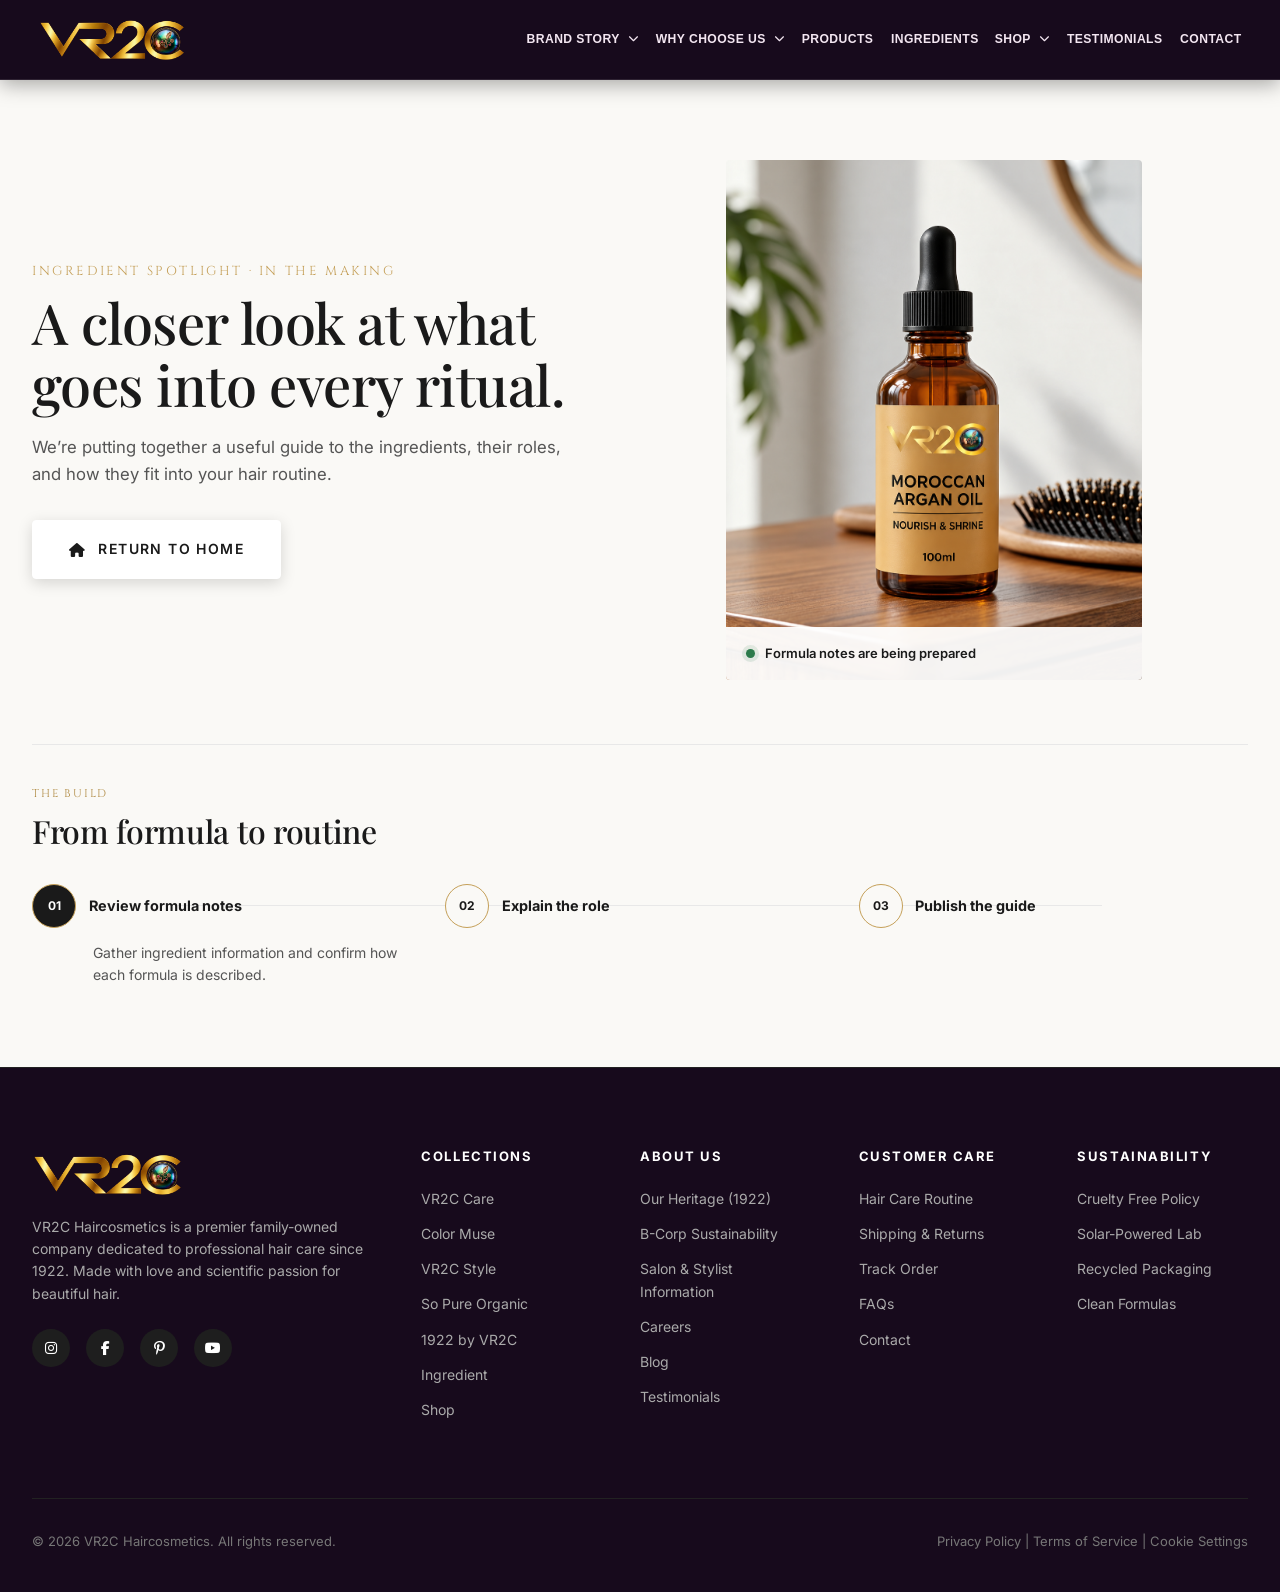
<file: ingredient-spotlight.html>
<!DOCTYPE html>
<html lang="en">
<head>
  <meta charset="UTF-8" />
  <meta name="viewport" content="width=device-width, initial-scale=1.0" />
  <title>Ingredient Spotlight | VR2C Haircosmetics</title>
  <meta name="description" content="Explore the hero ingredients and scalp-first science behind VR2C Haircosmetics formulas." />
  <link rel="icon" type="image/svg+xml" href="assets/v2c-favicon.svg">
  <link rel="stylesheet" href="https://cdnjs.cloudflare.com/ajax/libs/font-awesome/6.4.0/css/all.min.css" />
  <link rel="stylesheet" href="styles.css" />
</head>
<body>
  <header class="main-header" id="top">
  <div class="header-container">
    <nav class="nav-left" aria-label="Company information">
      <div class="nav-dropdown">
        <a href="brand-story.html" class="nav-link">Brand Story <i class="fas fa-chevron-down" aria-hidden="true"></i></a>
        <div class="dropdown-menu">
          <a href="brand-story.html" class="dropdown-item">Our Story</a>
          <a href="our-founders.html" class="dropdown-item">Founder &amp; Company Story</a>
          <a href="brand-story.html#values" class="dropdown-item">Our Values</a>
        </div>
      </div>
      <div class="nav-dropdown">
        <a href="why-choose-us.html" class="nav-link">Why Choose Us <i class="fas fa-chevron-down" aria-hidden="true"></i></a>
        <div class="dropdown-menu">
          <a href="why-choose-us.html" class="dropdown-item">Clean Ingredients</a>
          <a href="why-choose-us.html" class="dropdown-item">Care Standards</a>
          <a href="why-choose-us.html#standards" class="dropdown-item">Sustainability</a>
        </div>
      </div>
      <a href="featured-products.html" class="nav-link">Products</a>
      <a href="ingredient-spotlight.html" class="nav-link">Ingredients</a>
    </nav>

    <a href="index.html" class="header-logo" aria-label="VR2C Haircosmetics home">
      <img src="assets/vr2c_logo.png" alt="VR2C Haircosmetics" class="header-logo-image">
    </a>

    <nav class="nav-right" aria-label="Shop and support">
      <div class="nav-dropdown">
        <a href="shop-by-concern.html" class="nav-link">Shop <i class="fas fa-chevron-down" aria-hidden="true"></i></a>
        <div class="dropdown-menu">
          <a href="shop-by-concern.html" class="dropdown-item">Shop by Concern</a>
          <a href="featured-products.html" class="dropdown-item">Featured Products</a>
        </div>
      </div>
      <a href="testimonials.html" class="nav-link">Testimonials</a>
      <a href="contact-us.html" class="nav-link">Contact</a>
    </nav>

    <button type="button" class="mobile-menu-btn" id="mobileMenuBtn" aria-controls="mobileNavDrawer" aria-expanded="false" aria-label="Open navigation">
      <i class="fas fa-bars" aria-hidden="true"></i>
    </button>
  </div>
  <nav class="mobile-nav-drawer" id="mobileNavDrawer" aria-label="Mobile navigation"></nav>
</header>

  <main>
    <section class="coming-soon-page" aria-labelledby="comingSoonTitle">
      <div class="container">
        <div class="coming-soon-hero">
          <div class="coming-soon-copy">
            <span class="section-subtitle">INGREDIENT SPOTLIGHT · IN THE MAKING</span>
            <h1>A closer look at what goes into every ritual.</h1>
            <p>We’re putting together a useful guide to the ingredients, their roles, and how they fit into your hair routine.</p>
            <a href="index.html" class="btn-primary"><i class="fas fa-house" aria-hidden="true"></i> Return to Home</a>
          </div>
          <figure class="coming-soon-visual">
            <img src="assets/1000134052.png" alt="VR2C Moroccan argan oil treatment" />
            <figcaption><span class="coming-soon-pulse"></span> Formula notes are being prepared</figcaption>
          </figure>
        </div>
        <section class="coming-soon-roadmap" id="ingredients" aria-label="Ingredient guide roadmap">
          <p class="roadmap-kicker">THE BUILD</p>
          <h2>From formula to routine</h2>
          <div class="roadmap-steps">
            <details class="roadmap-step" open>
              <summary><span class="roadmap-number">01</span><span class="roadmap-title">Review formula notes</span></summary>
              <p>Gather ingredient information and confirm how each formula is described.</p>
            </details>
            <details class="roadmap-step">
              <summary><span class="roadmap-number">02</span><span class="roadmap-title">Explain the role</span></summary>
              <p>Connect ingredient details to the feel and purpose of each haircare step.</p>
            </details>
            <details class="roadmap-step">
              <summary><span class="roadmap-number">03</span><span class="roadmap-title">Publish the guide</span></summary>
              <p>The complete Ingredient Spotlight will appear here when it’s ready.</p>
            </details>
          </div>
        </section>
      </div>
    </section>
  </main>

  <footer class="footer" id="contact">
    <div class="container">
      <div class="footer-grid">
        <div class="footer-brand">
          <img src="assets/vr2c_logo.png" alt="VR2C Haircosmetics logo" class="footer-logo-image" style="margin-bottom: 1rem;" />
          <p>VR2C Haircosmetics is a premier family-owned company dedicated to professional hair care since 1922. Made with love and scientific passion for beautiful hair.</p>
          <div class="social-links">
            <a href="#" class="social-icon"><i class="fab fa-instagram"></i></a>
            <a href="#" class="social-icon"><i class="fab fa-facebook-f"></i></a>
            <a href="#" class="social-icon"><i class="fab fa-pinterest-p"></i></a>
            <a href="#" class="social-icon"><i class="fab fa-youtube"></i></a>
          </div>
        </div>
        <div>
          <h4 class="footer-heading">Collections</h4>
          <ul class="footer-menu">
            <li><a href="featured-products.html">VR2C Care</a></li>
            <li><a href="featured-products.html">Color Muse</a></li>
            <li><a href="featured-products.html">VR2C Style</a></li>
            <li><a href="ingredient-spotlight.html">So Pure Organic</a></li>
            <li><a href="brand-story.html">1922 by VR2C</a></li>
            <li><a href="ingredient-spotlight.html">Ingredient</a></li>
            <li><a href="shop-by-concern.html">Shop</a></li>
          </ul>
        </div>
        <div>
          <h4 class="footer-heading">About Us</h4>
          <ul class="footer-menu">
            <li><a href="brand-story.html">Our Heritage (1922)</a></li>
            <li><a href="why-choose-us.html#standards">B-Corp Sustainability</a></li>
            <li><a href="index.html#salon">Salon &amp; Stylist Information</a></li>
            <li><a href="contact-us.html">Careers</a></li>
            <li><a href="newsletter.html">Blog</a></li>
            <li><a href="testimonials.html">Testimonials</a></li>
          </ul>
        </div>
        <div>
          <h4 class="footer-heading">Customer Care</h4>
          <ul class="footer-menu">
            <li><a href="index.html#routine">Hair Care Routine</a></li>
            <li><a href="contact-us.html">Shipping & Returns</a></li>
            <li><a href="contact-us.html">Track Order</a></li>
            <li><a href="contact-us.html">FAQs</a></li>
            <li><a href="contact-us.html">Contact</a></li>
          </ul>
        </div>
        <div>
          <h4 class="footer-heading">Sustainability</h4>
          <ul class="footer-menu">
            <li><a href="why-choose-us.html#standards">Cruelty Free Policy</a></li>
            <li><a href="why-choose-us.html#standards">Solar-Powered Lab</a></li>
            <li><a href="why-choose-us.html#standards">Recycled Packaging</a></li>
            <li><a href="ingredient-spotlight.html">Clean Formulas</a></li>
          </ul>
        </div>
      </div>
      <div class="footer-bottom">
        <p>&copy; 2026 VR2C Haircosmetics. All rights reserved.</p>
        <p>Privacy Policy | Terms of Service | Cookie Settings</p>
      </div>
    </div>
  </footer>
  <script src="app.js"></script>
</body>
</html>
</file>
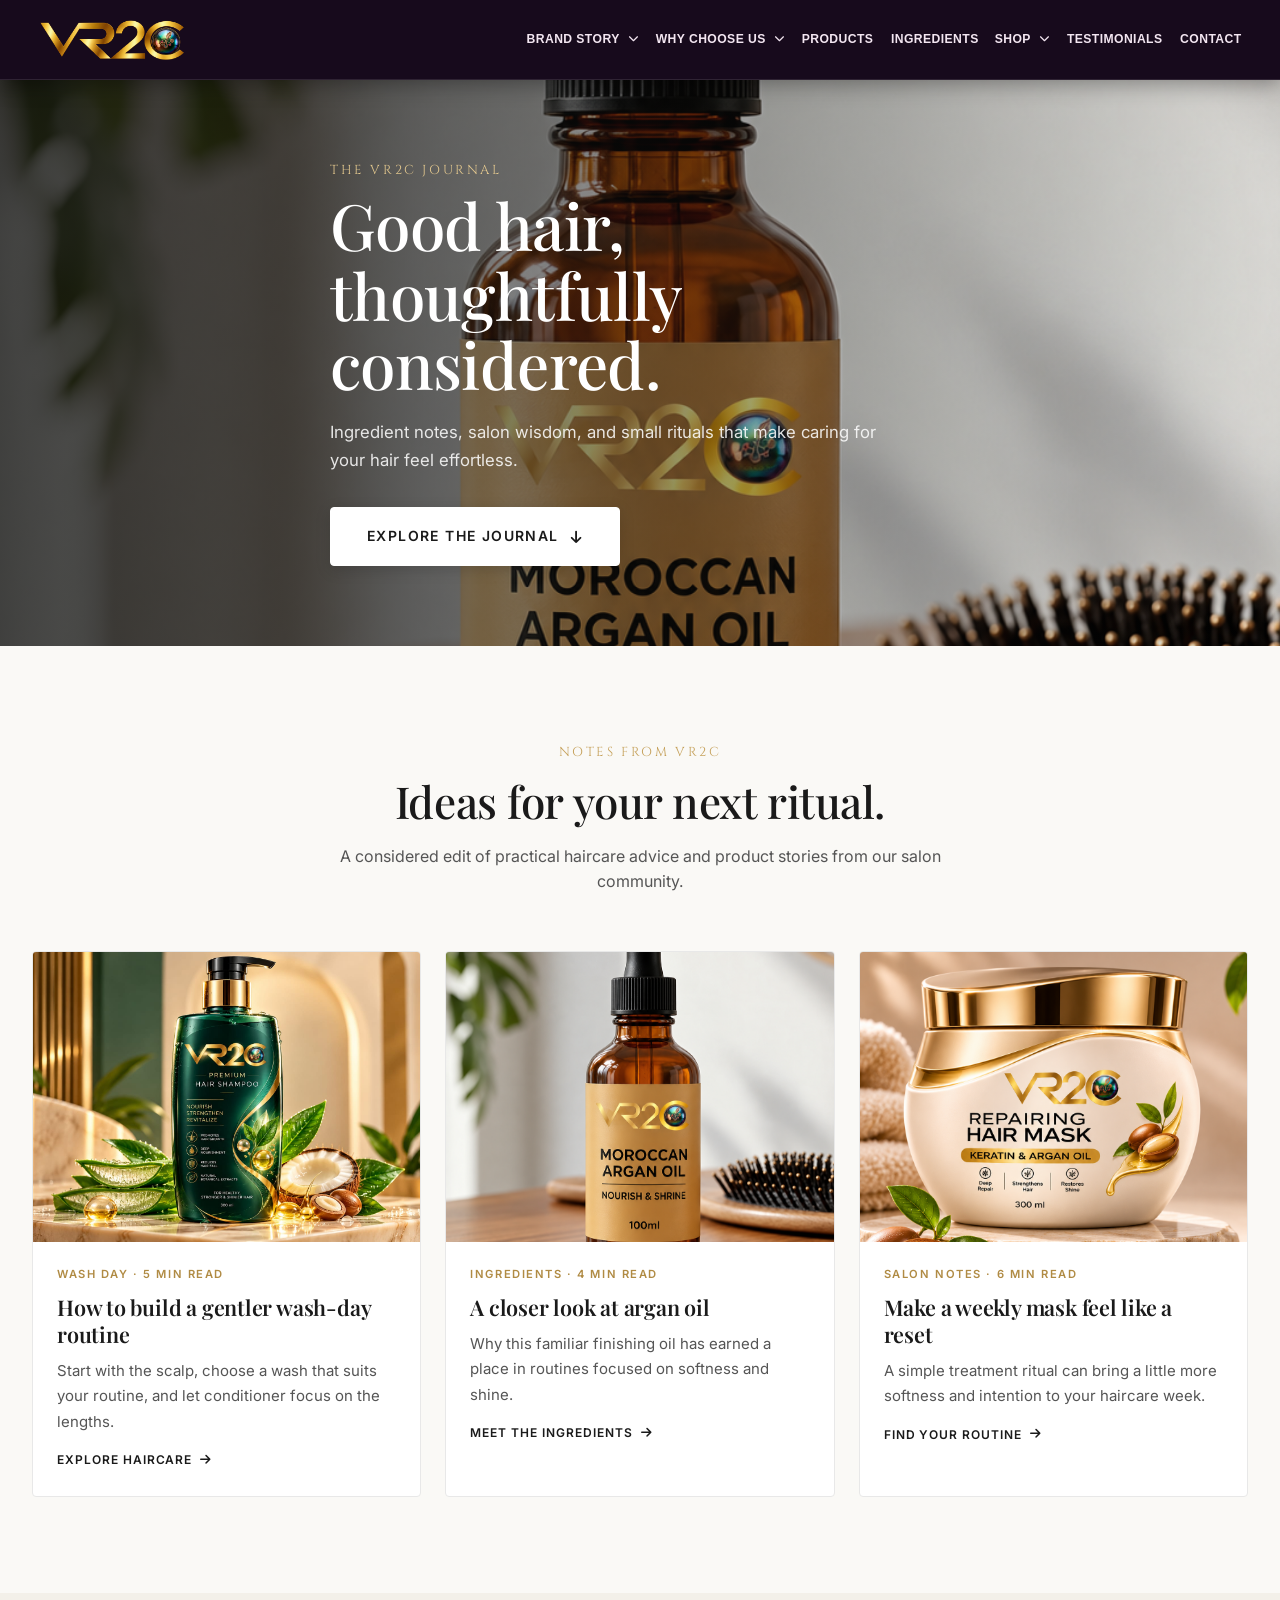
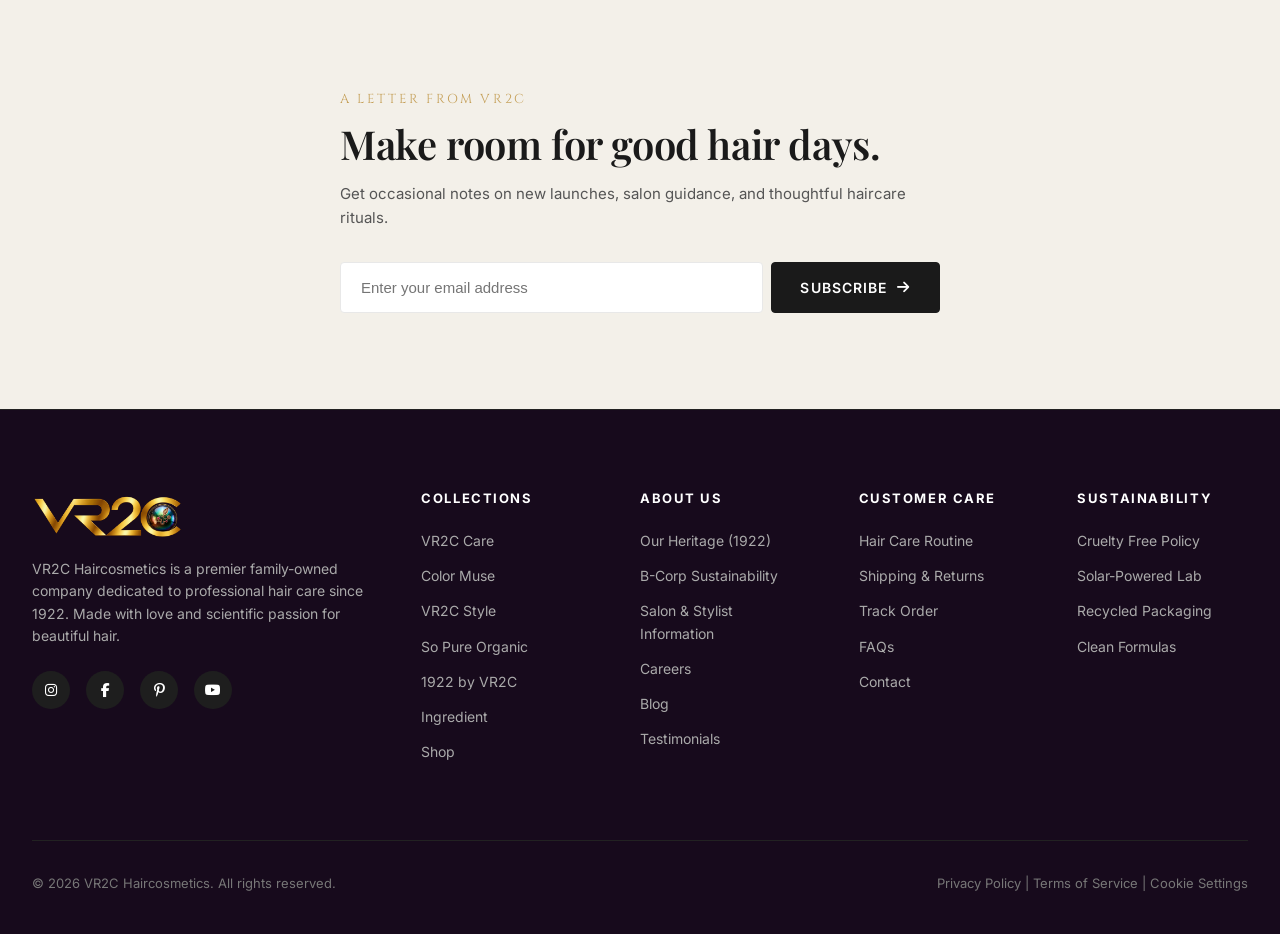
<file: newsletter.html>
<!DOCTYPE html>
<html lang="en">
<head>
  <meta charset="UTF-8" />
  <meta name="viewport" content="width=device-width, initial-scale=1.0" />
  <title>Newsletter &amp; Journal | VR2C Haircosmetics</title>
  <meta name="description" content="The VR2C journal: thoughtful haircare routines, ingredient notes, and advice from salon professionals." />
  <link rel="icon" type="image/svg+xml" href="assets/v2c-favicon.svg">
  <link rel="stylesheet" href="https://cdnjs.cloudflare.com/ajax/libs/font-awesome/6.4.0/css/all.min.css" />
  <link rel="stylesheet" href="styles.css" />
</head>
<body>
  <header class="main-header" id="top">
  <div class="header-container">
    <nav class="nav-left" aria-label="Company information">
      <div class="nav-dropdown">
        <a href="brand-story.html" class="nav-link">Brand Story <i class="fas fa-chevron-down" aria-hidden="true"></i></a>
        <div class="dropdown-menu">
          <a href="brand-story.html" class="dropdown-item">Our Story</a>
          <a href="our-founders.html" class="dropdown-item">Founder &amp; Company Story</a>
          <a href="brand-story.html#values" class="dropdown-item">Our Values</a>
        </div>
      </div>
      <div class="nav-dropdown">
        <a href="why-choose-us.html" class="nav-link">Why Choose Us <i class="fas fa-chevron-down" aria-hidden="true"></i></a>
        <div class="dropdown-menu">
          <a href="why-choose-us.html" class="dropdown-item">Clean Ingredients</a>
          <a href="why-choose-us.html" class="dropdown-item">Care Standards</a>
          <a href="why-choose-us.html#standards" class="dropdown-item">Sustainability</a>
        </div>
      </div>
      <a href="featured-products.html" class="nav-link">Products</a>
      <a href="ingredient-spotlight.html" class="nav-link">Ingredients</a>
    </nav>

    <a href="index.html" class="header-logo" aria-label="VR2C Haircosmetics home">
      <img src="assets/vr2c_logo.png" alt="VR2C Haircosmetics" class="header-logo-image">
    </a>

    <nav class="nav-right" aria-label="Shop and support">
      <div class="nav-dropdown">
        <a href="shop-by-concern.html" class="nav-link">Shop <i class="fas fa-chevron-down" aria-hidden="true"></i></a>
        <div class="dropdown-menu">
          <a href="shop-by-concern.html" class="dropdown-item">Shop by Concern</a>
          <a href="featured-products.html" class="dropdown-item">Featured Products</a>
        </div>
      </div>
      <a href="testimonials.html" class="nav-link">Testimonials</a>
      <a href="contact-us.html" class="nav-link">Contact</a>
    </nav>

    <button type="button" class="mobile-menu-btn" id="mobileMenuBtn" aria-controls="mobileNavDrawer" aria-expanded="false" aria-label="Open navigation">
      <i class="fas fa-bars" aria-hidden="true"></i>
    </button>
  </div>
  <nav class="mobile-nav-drawer" id="mobileNavDrawer" aria-label="Mobile navigation"></nav>
</header>

  <main>
    <section class="editorial-hero">
      <img class="editorial-hero-image" src="assets/1000134052.png" alt="VR2C Moroccan argan oil treatment" />
      <div class="editorial-hero-shade"></div>
      <div class="container editorial-hero-inner">
        <div class="editorial-hero-copy">
          <span class="section-subtitle">THE VR2C JOURNAL</span>
          <h1>Good hair, thoughtfully considered.</h1>
          <p>Ingredient notes, salon wisdom, and small rituals that make caring for your hair feel effortless.</p>
          <a href="#journal" class="btn-primary">Explore the journal <i class="fas fa-arrow-down"></i></a>
        </div>
      </div>
    </section>

    <section class="section-padding" id="journal">
      <div class="container">
        <div class="section-header">
          <span class="section-subtitle">NOTES FROM VR2C</span>
          <h2 class="section-title">Ideas for your next ritual.</h2>
          <p class="section-desc">A considered edit of practical haircare advice and product stories from our salon community.</p>
        </div>
        <div class="editorial-grid">
          <article class="editorial-card"><img class="editorial-card-image" src="assets/1000134054.jpeg" alt="VR2C volumizing shampoo in a light bathroom" /><div class="editorial-card-copy"><span class="editorial-card-meta">WASH DAY · 5 MIN READ</span><h3>How to build a gentler wash-day routine</h3><p>Start with the scalp, choose a wash that suits your routine, and let conditioner focus on the lengths.</p><a class="editorial-card-link" href="featured-products.html">Explore haircare <i class="fas fa-arrow-right"></i></a></div></article>
          <article class="editorial-card"><img class="editorial-card-image" src="assets/1000134052.png" alt="Argan oil treatment arranged beside a hairbrush" /><div class="editorial-card-copy"><span class="editorial-card-meta">INGREDIENTS · 4 MIN READ</span><h3>A closer look at argan oil</h3><p>Why this familiar finishing oil has earned a place in routines focused on softness and shine.</p><a class="editorial-card-link" href="ingredient-spotlight.html">Meet the ingredients <i class="fas fa-arrow-right"></i></a></div></article>
          <article class="editorial-card"><img class="editorial-card-image" src="assets/Luxury Keratin Argan Hair Mask Shot.png" alt="VR2C repairing hair mask for a weekly treatment ritual" /><div class="editorial-card-copy"><span class="editorial-card-meta">SALON NOTES · 6 MIN READ</span><h3>Make a weekly mask feel like a reset</h3><p>A simple treatment ritual can bring a little more softness and intention to your haircare week.</p><a class="editorial-card-link" href="shop-by-concern.html">Find your routine <i class="fas fa-arrow-right"></i></a></div></article>
        </div>
      </div>
    </section>

    <section class="section-padding journal-signup">
      <div class="container">
        <div class="newsletter-box">
          <span class="section-subtitle">A LETTER FROM VR2C</span>
          <h2>Make room for good hair days.</h2>
          <p>Get occasional notes on new launches, salon guidance, and thoughtful haircare rituals.</p>
          <form class="newsletter-form" id="newsletterForm">
            <input type="email" class="newsletter-input" placeholder="Enter your email address" aria-label="Email address" required />
            <button type="submit" class="btn-dark">Subscribe <i class="fas fa-arrow-right"></i></button>
          </form>
        </div>
      </div>
    </section>
  </main>

  <footer class="footer" id="contact">
    <div class="container">
      <div class="footer-grid">
        <div class="footer-brand">
          <img src="assets/vr2c_logo.png" alt="VR2C Haircosmetics logo" class="footer-logo-image" style="margin-bottom: 1rem;" />
          <p>VR2C Haircosmetics is a premier family-owned company dedicated to professional hair care since 1922. Made with love and scientific passion for beautiful hair.</p>
          <div class="social-links">
            <a href="#" class="social-icon"><i class="fab fa-instagram"></i></a>
            <a href="#" class="social-icon"><i class="fab fa-facebook-f"></i></a>
            <a href="#" class="social-icon"><i class="fab fa-pinterest-p"></i></a>
            <a href="#" class="social-icon"><i class="fab fa-youtube"></i></a>
          </div>
        </div>
        <div>
          <h4 class="footer-heading">Collections</h4>
          <ul class="footer-menu">
            <li><a href="featured-products.html">VR2C Care</a></li>
            <li><a href="featured-products.html">Color Muse</a></li>
            <li><a href="featured-products.html">VR2C Style</a></li>
            <li><a href="ingredient-spotlight.html">So Pure Organic</a></li>
            <li><a href="brand-story.html">1922 by VR2C</a></li>
            <li><a href="ingredient-spotlight.html">Ingredient</a></li>
            <li><a href="shop-by-concern.html">Shop</a></li>
          </ul>
        </div>
        <div>
          <h4 class="footer-heading">About Us</h4>
          <ul class="footer-menu">
            <li><a href="brand-story.html">Our Heritage (1922)</a></li>
            <li><a href="why-choose-us.html#standards">B-Corp Sustainability</a></li>
            <li><a href="index.html#salon">Salon &amp; Stylist Information</a></li>
            <li><a href="contact-us.html">Careers</a></li>
            <li><a href="newsletter.html">Blog</a></li>
            <li><a href="testimonials.html">Testimonials</a></li>
          </ul>
        </div>
        <div>
          <h4 class="footer-heading">Customer Care</h4>
          <ul class="footer-menu">
            <li><a href="index.html#routine">Hair Care Routine</a></li>
            <li><a href="contact-us.html">Shipping & Returns</a></li>
            <li><a href="contact-us.html">Track Order</a></li>
            <li><a href="contact-us.html">FAQs</a></li>
            <li><a href="contact-us.html">Contact</a></li>
          </ul>
        </div>
        <div>
          <h4 class="footer-heading">Sustainability</h4>
          <ul class="footer-menu">
            <li><a href="why-choose-us.html#standards">Cruelty Free Policy</a></li>
            <li><a href="why-choose-us.html#standards">Solar-Powered Lab</a></li>
            <li><a href="why-choose-us.html#standards">Recycled Packaging</a></li>
            <li><a href="ingredient-spotlight.html">Clean Formulas</a></li>
          </ul>
        </div>
      </div>
      <div class="footer-bottom">
        <p>&copy; 2026 VR2C Haircosmetics. All rights reserved.</p>
        <p>Privacy Policy | Terms of Service | Cookie Settings</p>
      </div>
    </div>
  </footer>
  <script src="app.js"></script>
</body>
</html>
</file>
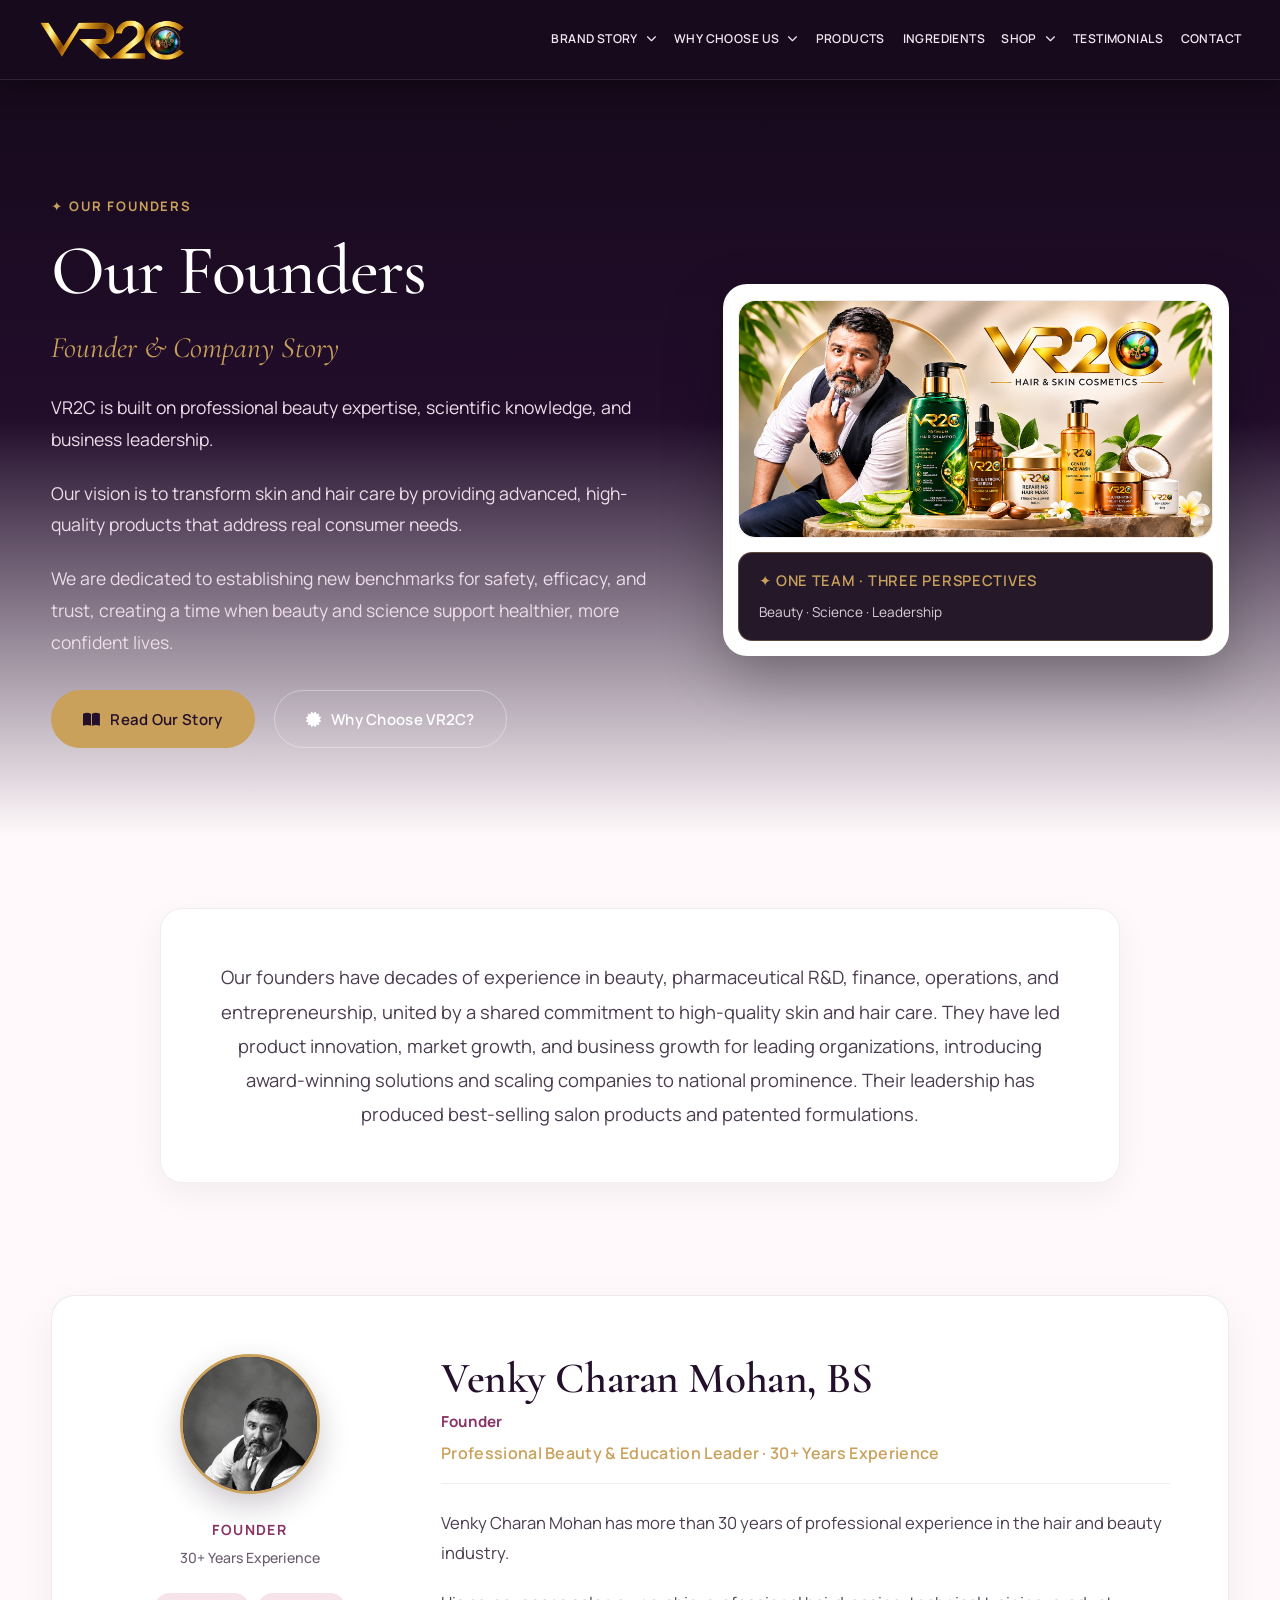
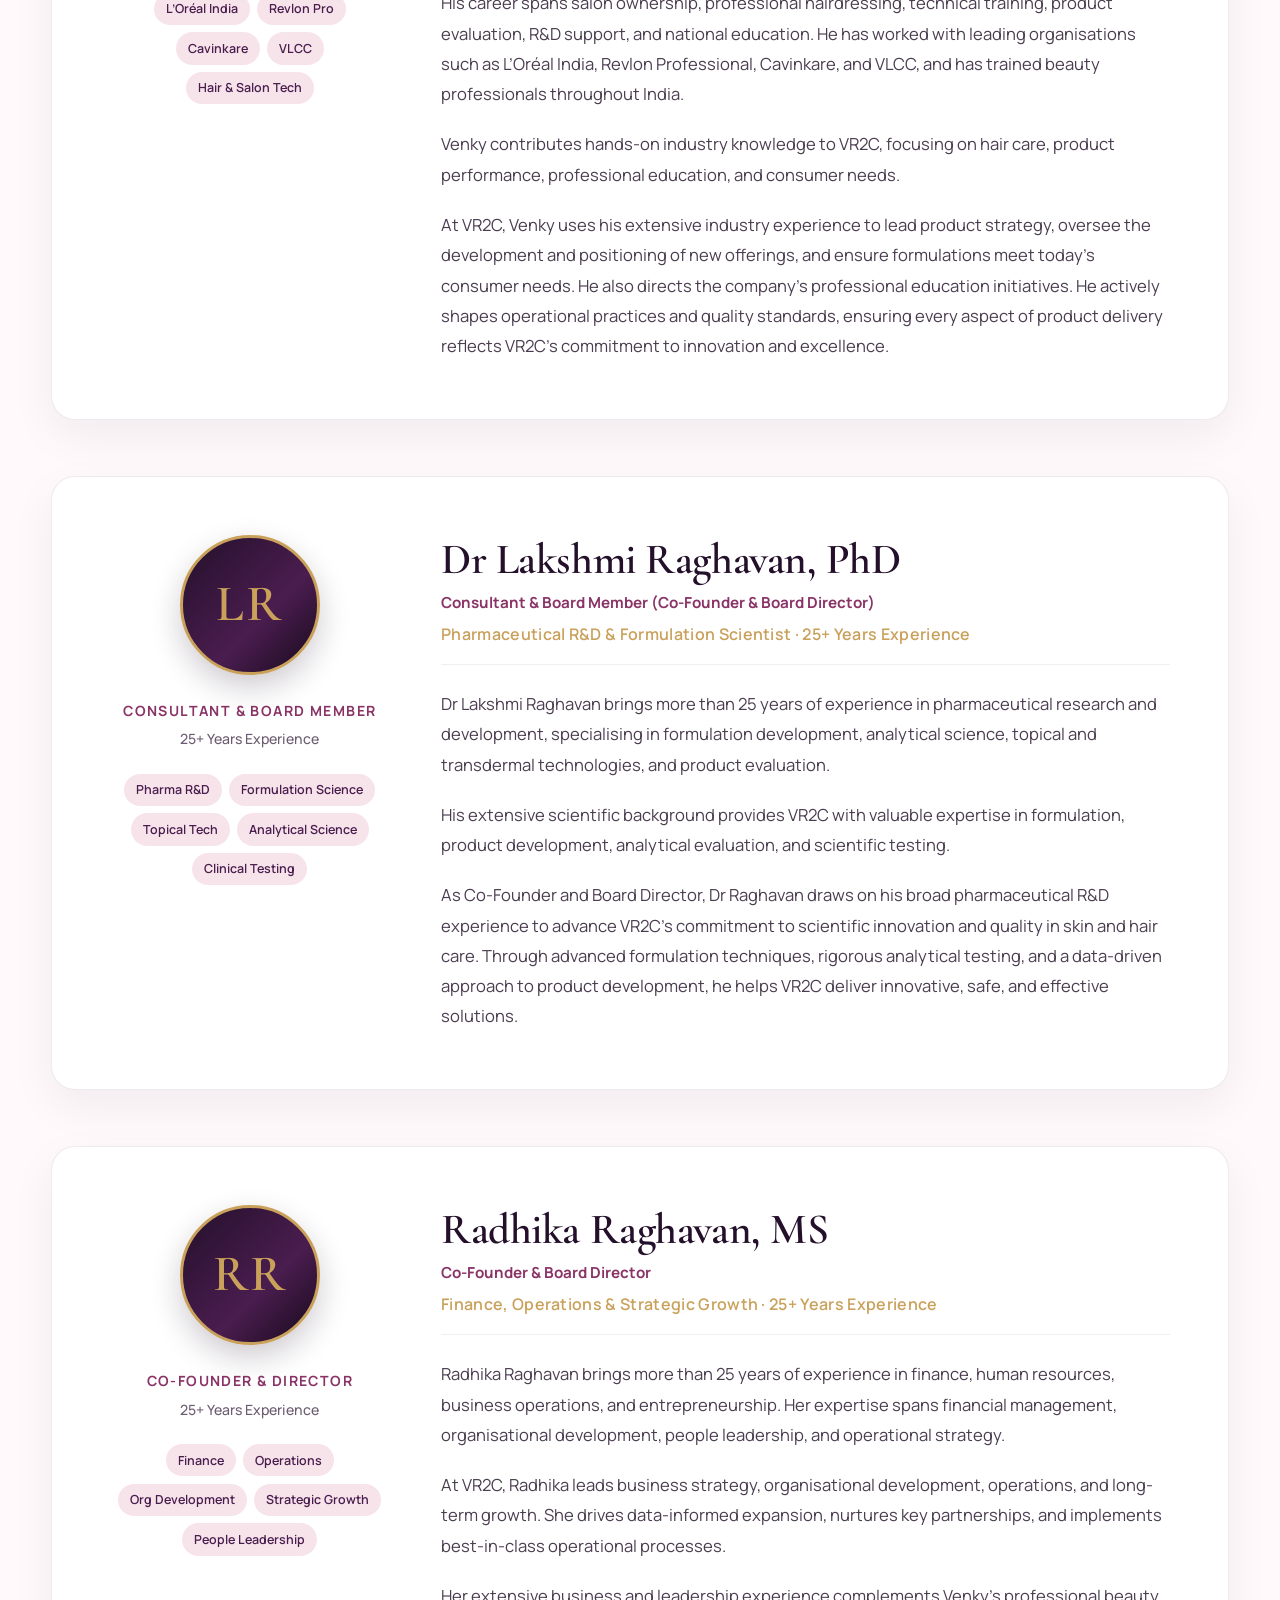
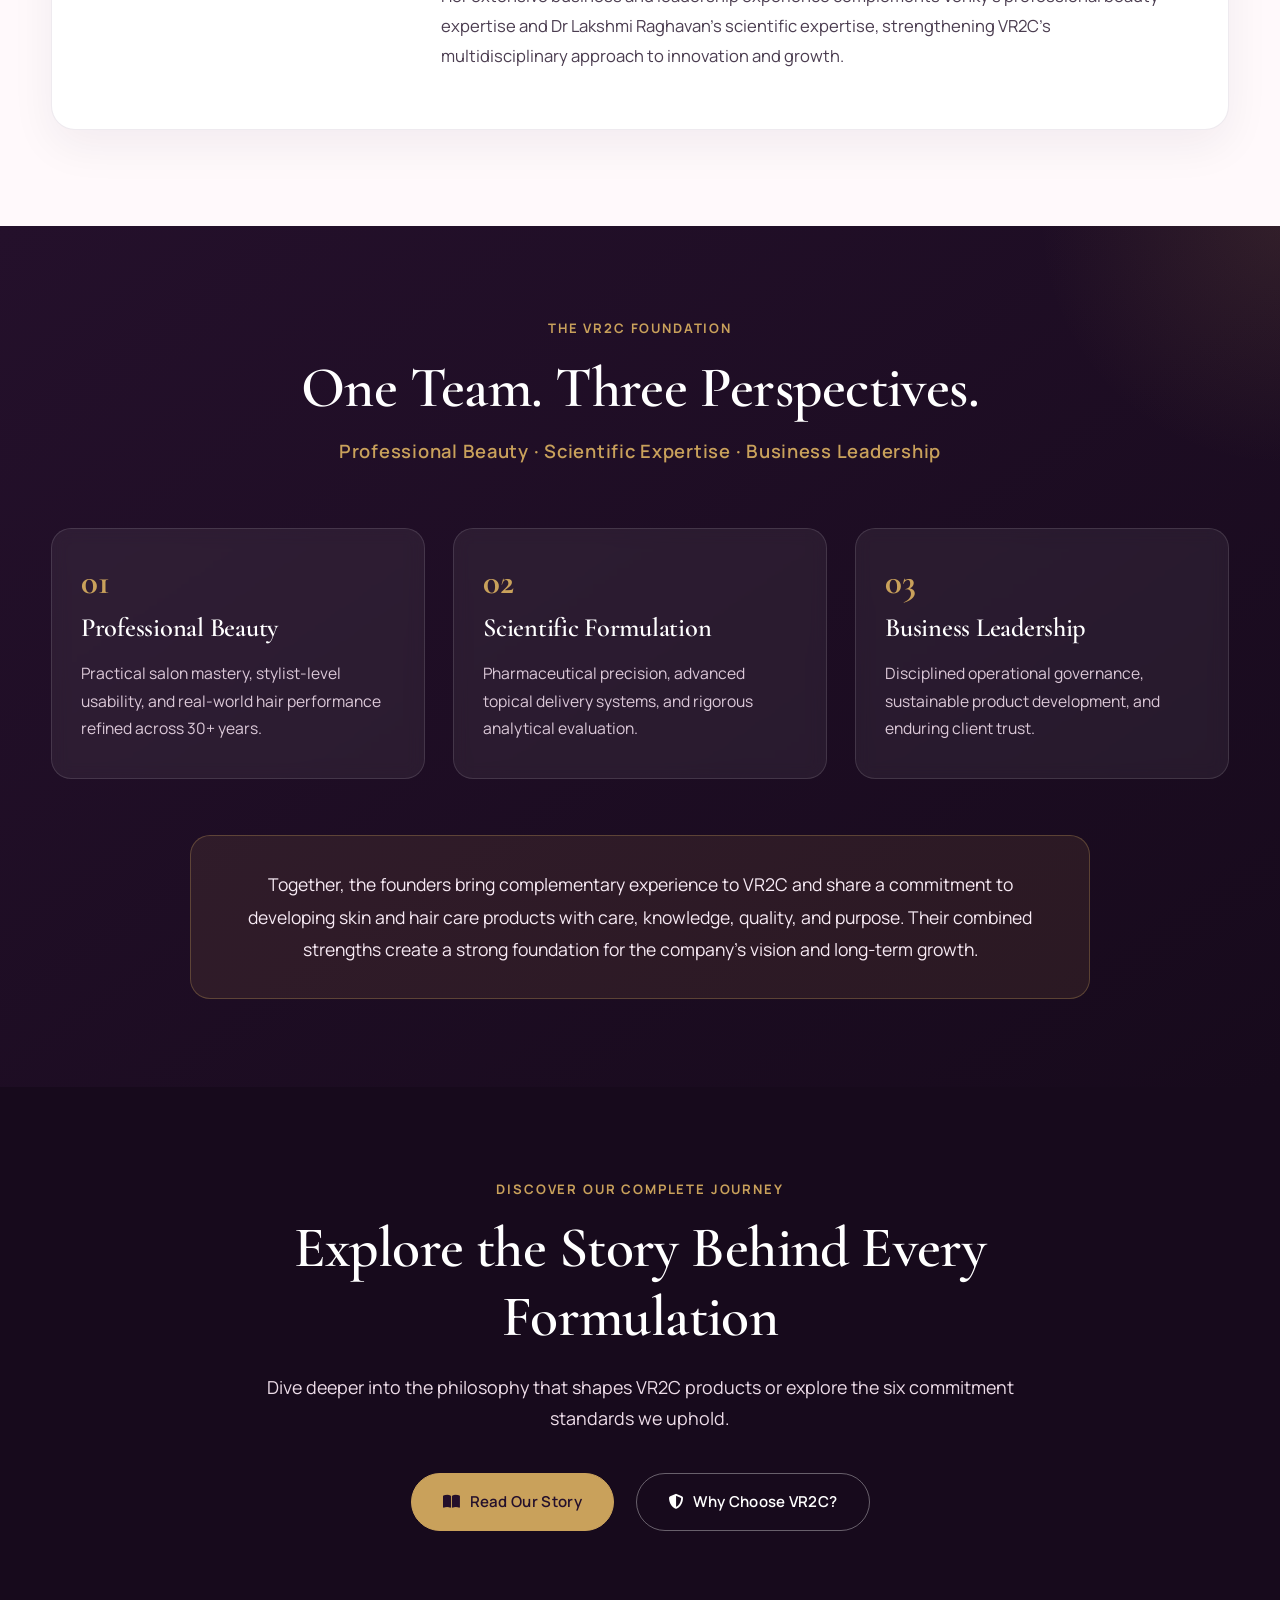
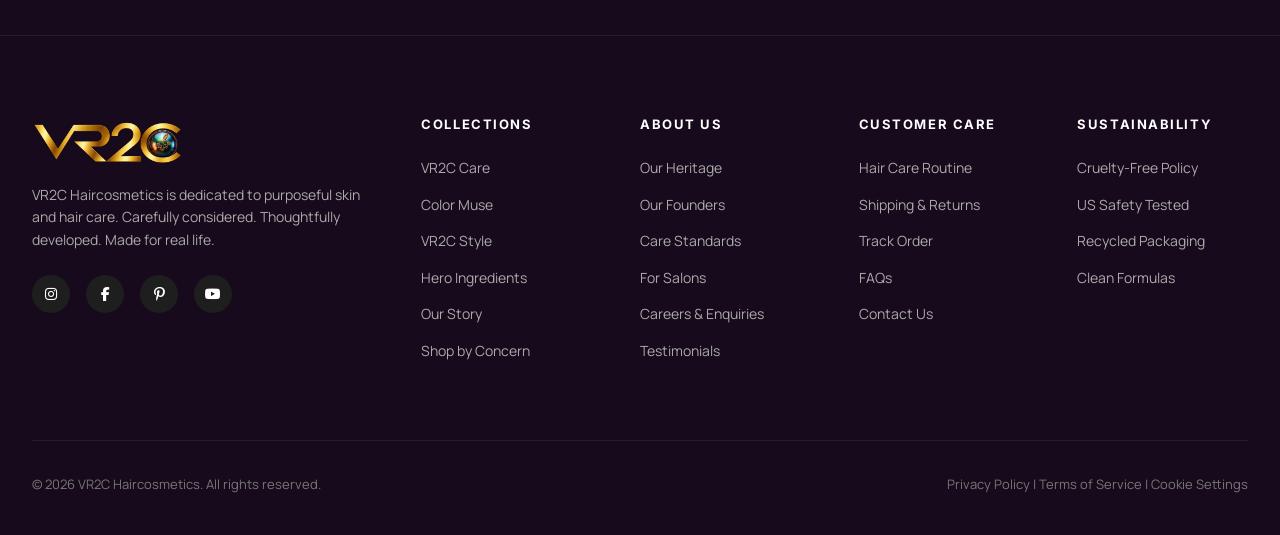
<file: our-founders.html>
<!DOCTYPE html>
<html lang="en">

<head>
  <meta charset="UTF-8" />
  <meta name="viewport" content="width=device-width, initial-scale=1.0" />
  <title>Our Founders | VR2C Haircosmetics</title>
  <meta name="description"
    content="Meet the founders of VR2C: Venky Charan Mohan, Dr Lakshmi Raghavan, and Radhika Raghavan. Bringing together professional beauty, pharmaceutical science, and business leadership." />
  <link rel="icon" type="image/svg+xml" href="assets/v2c-favicon.svg">

  <link rel="preconnect" href="https://fonts.googleapis.com">
  <link rel="preconnect" href="https://fonts.gstatic.com" crossorigin>
  <link
    href="https://fonts.googleapis.com/css2?family=Cormorant+Garamond:ital,wght@0,400;0,500;0,600;1,400;1,600&family=Manrope:wght@300;400;500;600;700&display=swap"
    rel="stylesheet">
  <link rel="stylesheet" href="https://cdnjs.cloudflare.com/ajax/libs/font-awesome/6.4.0/css/all.min.css" />
  <link rel="stylesheet" href="styles.css" />

  <style>
    :root {
      --founder-ink: #24102b;
      --founder-plum: #4a1d4f;
      --founder-mulberry: #8a3366;
      --founder-blush: #f7e4ea;
      --founder-pearl: #fff9fb;
      --founder-gold: #c9a15b;
      --founder-gold-hover: #b58d47;
      --founder-font-serif: 'Cormorant Garamond', Georgia, serif;
      --founder-font-sans: 'Manrope', -apple-system, BlinkMacSystemFont, system-ui, sans-serif;
    }

    body {
      font-family: var(--founder-font-sans);
      color: var(--founder-ink);
      background: var(--founder-pearl);
      line-height: 1.7;
    }

    .founders-page {
      overflow-x: hidden;
    }

    .founders-container {
      width: min(1200px, 92%);
      margin: 0 auto;
    }

    .founders-kicker {
      display: inline-block;
      font-size: 0.82rem;
      font-weight: 700;
      color: var(--founder-mulberry);
      letter-spacing: 0.14em;
      text-transform: uppercase;
      margin-bottom: 0.9rem;
    }

    .founders-paragraph {
      font-size: 1.05rem;
      color: #4b3d50;
      line-height: 1.8;
      margin-bottom: 1.35rem;
    }

    .founders-btn-primary,
    .founders-btn-secondary {
      display: inline-flex;
      align-items: center;
      gap: 0.6rem;
      padding: 0.95rem 1.95rem;
      border-radius: 999px;
      font-weight: 600;
      font-size: 0.94rem;
      letter-spacing: 0.02em;
      text-decoration: none;
      transition: all 0.3s ease;
      cursor: pointer;
    }

    .founders-btn-primary {
      background: var(--founder-gold);
      color: var(--founder-ink);
      border: 1px solid var(--founder-gold);
    }

    .founders-btn-primary:hover {
      background: #ffffff;
      color: var(--founder-ink);
      border-color: var(--founder-gold);
      transform: translateY(-2px);
      box-shadow: 0 10px 25px rgba(201, 161, 91, 0.28);
    }

    .founders-btn-secondary {
      background: transparent;
      color: #ffffff;
      border: 1px solid rgba(255, 255, 255, 0.35);
    }

    .founders-btn-secondary:hover {
      background: rgba(255, 255, 255, 0.12);
      border-color: #ffffff;
      color: #ffffff;
      transform: translateY(-2px);
    }

    /* 1. HERO SECTION */
    .founders-hero-section {
      padding: 7rem 0 5.5rem;
      background: linear-gradient(180deg, #170a1c 0%, #220d2b 45%, var(--founder-pearl) 100%);
      color: #ffffff;
      position: relative;
    }

    .founders-hero-grid {
      display: grid;
      grid-template-columns: 1.2fr 1fr;
      gap: clamp(2.5rem, 5vw, 5rem);
      align-items: center;
    }

    .founders-hero-copy .founders-kicker {
      color: var(--founder-gold);
    }

    .founders-hero-title {
      font-family: var(--founder-font-serif);
      font-size: clamp(2.8rem, 5.5vw, 4.4rem);
      font-weight: 500;
      line-height: 1.12;
      letter-spacing: -0.015em;
      margin-bottom: 1rem;
      color: #ffffff;
    }

    .founders-hero-lead {
      font-family: var(--founder-font-serif);
      font-style: italic;
      font-size: clamp(1.35rem, 2.5vw, 1.85rem);
      color: var(--founder-gold);
      margin-bottom: 1.5rem;
      line-height: 1.4;
      font-weight: 400;
    }

    .founders-hero-text {
      font-size: 1.1rem;
      color: #eedde9;
      line-height: 1.8;
      margin-bottom: 1.4rem;
    }

    .founders-hero-actions {
      display: flex;
      gap: 1.2rem;
      flex-wrap: wrap;
      margin-top: 2rem;
    }

    .founders-hero-visual {
      position: relative;
    }

    .founders-hero-card {
      background: #ffffff;
      padding: 0.9rem;
      border-radius: 24px;
      box-shadow: 0 25px 60px rgba(0, 0, 0, 0.28);
      border: 1px solid rgba(255, 255, 255, 0.15);
      position: relative;
      display: flex;
      flex-direction: column;
      gap: 0.85rem;
      overflow: hidden;
    }

    .founders-hero-img-wrap {
      width: 100%;
      background: #ffffff;
      border-radius: 16px;
      overflow: hidden;
      display: flex;
      align-items: center;
      justify-content: center;
      border: 1px solid rgba(74, 29, 79, 0.08);
    }

    .founders-hero-img {
      width: 100%;
      height: auto;
      aspect-ratio: 1774 / 887;
      object-fit: contain;
      border-radius: 16px;
      display: block;
      transition: transform 0.4s ease;
    }

    .founders-hero-card:hover .founders-hero-img {
      transform: scale(1.02);
    }

    .founders-hero-badge {
      position: relative;
      bottom: auto;
      left: auto;
      right: auto;
      width: 100%;
      background: rgba(23, 10, 28, 0.94);
      backdrop-filter: blur(12px);
      padding: 0.95rem 1.25rem;
      border-radius: 14px;
      color: #ffffff;
      border: 1px solid rgba(201, 161, 91, 0.35);
      display: flex;
      justify-content: space-between;
      align-items: center;
      flex-wrap: wrap;
      gap: 0.5rem;
      box-sizing: border-box;
    }

    .founders-hero-badge span:first-child {
      font-weight: 600;
      color: var(--founder-gold);
      font-size: 0.92rem;
      letter-spacing: 0.05em;
      text-transform: uppercase;
    }

    .founders-hero-badge span:last-child {
      font-size: 0.85rem;
      color: #dfcedc;
    }

    /* 2. OVERVIEW NARRATIVE */
    .founders-overview-section {
      padding: 4.5rem 0 3rem;
    }

    .founders-overview-card {
      background: #ffffff;
      border-radius: 22px;
      padding: clamp(2rem, 4vw, 3.5rem);
      border: 1px solid rgba(74, 29, 79, 0.08);
      box-shadow: 0 12px 35px rgba(36, 16, 43, 0.05);
      text-align: center;
      max-width: 960px;
      margin: 0 auto;
    }

    .founders-overview-card p {
      font-size: 1.15rem;
      color: #4b3d50;
      line-height: 1.85;
      margin: 0;
    }

    /* 3. FOUNDERS PROFILES SECTION */
    .founders-profiles-section {
      padding: 4rem 0 6rem;
    }

    .founders-profiles-list {
      display: grid;
      gap: 3.5rem;
    }

    .founder-profile-card {
      background: #ffffff;
      border-radius: 24px;
      border: 1px solid rgba(74, 29, 79, 0.09);
      box-shadow: 0 16px 45px rgba(36, 16, 43, 0.06);
      padding: clamp(2.2rem, 4.5vw, 3.8rem);
      display: grid;
      grid-template-columns: 280px 1fr;
      gap: clamp(2rem, 4vw, 4rem);
      align-items: start;
      transition: transform 0.3s ease, box-shadow 0.3s ease, border-color 0.3s ease;
    }

    .founder-profile-card:hover {
      transform: translateY(-4px);
      box-shadow: 0 24px 55px rgba(74, 29, 79, 0.12);
      border-color: rgba(201, 161, 91, 0.45);
    }

    .founder-avatar-box {
      text-align: center;
    }

    .founder-monogram {
      width: 140px;
      height: 140px;
      margin: 0 auto 1.5rem;
      border-radius: 50%;
      background: linear-gradient(135deg, #24102b 0%, #4a1d4f 60%, #170a1c 100%);
      color: var(--founder-gold);
      font-family: var(--founder-font-serif);
      font-size: 3.2rem;
      font-weight: 600;
      display: flex;
      align-items: center;
      justify-content: center;
      border: 3px solid var(--founder-gold);
      box-shadow: 0 12px 30px rgba(36, 16, 43, 0.22);
      letter-spacing: 0.04em;
      overflow: hidden;
      position: relative;
    }

    .founder-avatar-photo {
      width: 100%;
      height: 100%;
      object-fit: cover;
      object-position: center 27%;
      display: block;
      transition: transform 0.45s cubic-bezier(0.16, 1, 0.3, 1);
    }

    .founder-profile-card:hover .founder-avatar-photo {
      transform: scale(1.08);
    }

    .founder-sidebar-role {
      font-size: 0.88rem;
      font-weight: 700;
      text-transform: uppercase;
      letter-spacing: 0.1em;
      color: var(--founder-mulberry);
      margin-bottom: 0.3rem;
    }

    .founder-sidebar-exp {
      font-size: 0.88rem;
      color: #6d5b72;
      font-weight: 500;
    }

    .founder-chips {
      display: flex;
      flex-wrap: wrap;
      gap: 0.45rem;
      justify-content: center;
      margin-top: 1.4rem;
    }

    .founder-chip {
      background: var(--founder-blush);
      color: var(--founder-plum);
      font-size: 0.78rem;
      font-weight: 600;
      padding: 0.35rem 0.75rem;
      border-radius: 999px;
    }

    .founder-info h2 {
      font-family: var(--founder-font-serif);
      font-size: clamp(2rem, 3.5vw, 2.7rem);
      color: var(--founder-ink);
      line-height: 1.15;
      margin-bottom: 0.3rem;
    }

    .founder-title-badge {
      display: inline-block;
      font-size: 0.95rem;
      font-weight: 700;
      color: var(--founder-mulberry);
      margin-bottom: 0.3rem;
    }

    .founder-specialty {
      font-size: 1rem;
      font-weight: 600;
      color: var(--founder-gold);
      letter-spacing: 0.02em;
      margin-bottom: 1.5rem;
      padding-bottom: 1rem;
      border-bottom: 1px solid rgba(74, 29, 79, 0.08);
    }

    .founder-bio p {
      font-size: 1.04rem;
      color: #4b3d50;
      line-height: 1.82;
      margin-bottom: 1.25rem;
    }

    .founder-bio p:last-child {
      margin-bottom: 0;
    }

    /* 4. THE VR2C FOUNDATION (THREE PERSPECTIVES) */
    .founders-foundation-section {
      padding: 5.5rem 0;
      background: linear-gradient(145deg, #24102b 0%, #170a1c 100%);
      color: #ffffff;
      position: relative;
      overflow: hidden;
    }

    .founders-foundation-section::before {
      content: '';
      position: absolute;
      top: -30%;
      right: -20%;
      width: 500px;
      height: 500px;
      background: radial-gradient(circle, rgba(201, 161, 91, 0.12) 0%, transparent 70%);
      border-radius: 50%;
      pointer-events: none;
    }

    .foundation-header {
      text-align: center;
      max-width: 800px;
      margin: 0 auto 3.8rem;
      position: relative;
      z-index: 2;
    }

    .foundation-header .founders-kicker {
      color: var(--founder-gold);
    }

    .foundation-header h2 {
      font-family: var(--founder-font-serif);
      font-size: clamp(2.4rem, 4.5vw, 3.6rem);
      line-height: 1.2;
      margin-bottom: 0.8rem;
      color: #ffffff;
    }

    .foundation-header p.foundation-subhead {
      font-size: 1.15rem;
      color: var(--founder-gold);
      font-weight: 600;
      letter-spacing: 0.04em;
    }

    .foundation-grid {
      display: grid;
      grid-template-columns: repeat(3, 1fr);
      gap: 1.8rem;
      position: relative;
      z-index: 2;
      margin-bottom: 3.5rem;
    }

    .foundation-card {
      background: rgba(255, 255, 255, 0.06);
      backdrop-filter: blur(8px);
      border: 1px solid rgba(255, 255, 255, 0.12);
      border-radius: 20px;
      padding: 2.2rem 1.8rem;
      transition: transform 0.3s ease, background 0.3s ease, border-color 0.3s ease;
    }

    .foundation-card:hover {
      transform: translateY(-5px);
      background: rgba(255, 255, 255, 0.1);
      border-color: rgba(201, 161, 91, 0.45);
    }

    .foundation-number {
      font-family: var(--founder-font-serif);
      font-size: 2.2rem;
      font-weight: 700;
      color: var(--founder-gold);
      line-height: 1;
      margin-bottom: 0.8rem;
      display: block;
    }

    .foundation-card h3 {
      font-family: var(--founder-font-serif);
      font-size: 1.65rem;
      color: #ffffff;
      margin-bottom: 0.95rem;
    }

    .foundation-card p {
      font-size: 0.98rem;
      color: #ddcad9;
      line-height: 1.75;
      margin: 0;
    }

    .foundation-summary-box {
      max-width: 900px;
      margin: 0 auto;
      background: rgba(201, 161, 91, 0.1);
      border: 1px solid rgba(201, 161, 91, 0.3);
      border-radius: 20px;
      padding: 2rem 2.5rem;
      text-align: center;
      position: relative;
      z-index: 2;
    }

    .foundation-summary-box p {
      font-size: 1.1rem;
      color: #f7eaf4;
      line-height: 1.85;
      margin: 0;
    }

    /* 5. CALL TO ACTION SECTION */
    .founders-cta-section {
      padding: 5.5rem 0 6.5rem;
      background: #170a1c;
      color: #ffffff;
      text-align: center;
      position: relative;
    }

    .founders-cta-box {
      max-width: 780px;
      margin: 0 auto;
    }

    .founders-cta-box .founders-kicker {
      color: var(--founder-gold);
    }

    .founders-cta-box h2 {
      font-family: var(--founder-font-serif);
      font-size: clamp(2.4rem, 4.5vw, 3.6rem);
      margin-bottom: 1.2rem;
      color: #ffffff;
      line-height: 1.2;
    }

    .founders-cta-box p {
      font-size: 1.12rem;
      color: #eedde9;
      line-height: 1.75;
      margin-bottom: 2.4rem;
    }

    .founders-cta-buttons {
      display: flex;
      gap: 1.4rem;
      justify-content: center;
      flex-wrap: wrap;
    }

    /* RESPONSIVE */
    @media (max-width: 990px) {

      .founders-hero-grid,
      .founder-profile-card {
        grid-template-columns: 1fr;
        gap: 2.5rem;
      }

      .founder-avatar-box {
        text-align: left;
        display: flex;
        align-items: center;
        gap: 1.5rem;
      }

      .founder-monogram {
        margin: 0;
        width: 100px;
        height: 100px;
        font-size: 2.4rem;
      }

      .founder-chips {
        justify-content: flex-start;
      }

      .foundation-grid {
        grid-template-columns: 1fr;
      }

      .founders-hero-section {
        padding: 5.5rem 0 4rem;
      }

      .founders-hero-img {
        height: auto;
      }
    }

    @media (max-width: 640px) {
      .founder-avatar-box {
        flex-direction: column;
        text-align: center;
      }

      .founder-monogram {
        margin: 0 auto 1rem;
      }

      .founder-chips {
        justify-content: center;
      }

      .founders-hero-actions,
      .founders-cta-buttons {
        flex-direction: column;
      }

      .founders-btn-primary,
      .founders-btn-secondary {
        width: 100%;
        justify-content: center;
      }

      .founders-hero-badge {
        position: relative;
        bottom: auto;
        left: auto;
        right: auto;
        margin-top: 1rem;
      }
    }
  </style>
</head>

<body>
  <header class="main-header" id="top">
    <div class="header-container">
      <nav class="nav-left" aria-label="Company information">
        <div class="nav-dropdown">
          <a href="brand-story.html" class="nav-link">Brand Story <i class="fas fa-chevron-down"
              aria-hidden="true"></i></a>
          <div class="dropdown-menu">
            <a href="brand-story.html" class="dropdown-item">Our Story</a>
            <a href="our-founders.html" class="dropdown-item">Founder &amp; Company Story</a>
            <a href="brand-story.html#values" class="dropdown-item">Our Values</a>
          </div>
        </div>
        <div class="nav-dropdown">
          <a href="why-choose-us.html" class="nav-link">Why Choose Us <i class="fas fa-chevron-down"
              aria-hidden="true"></i></a>
          <div class="dropdown-menu">
            <a href="why-choose-us.html" class="dropdown-item">Clean Ingredients</a>
            <a href="why-choose-us.html" class="dropdown-item">Care Standards</a>
            <a href="why-choose-us.html#standards" class="dropdown-item">Sustainability</a>
          </div>
        </div>
        <a href="featured-products.html" class="nav-link">Products</a>
        <a href="ingredient-spotlight.html" class="nav-link">Ingredients</a>
      </nav>

      <a href="index.html" class="header-logo" aria-label="VR2C Haircosmetics home">
        <img src="assets/vr2c_logo.png" alt="VR2C Haircosmetics" class="header-logo-image">
      </a>

      <nav class="nav-right" aria-label="Shop and support">
        <div class="nav-dropdown">
          <a href="shop-by-concern.html" class="nav-link">Shop <i class="fas fa-chevron-down"
              aria-hidden="true"></i></a>
          <div class="dropdown-menu">
            <a href="shop-by-concern.html" class="dropdown-item">Shop by Concern</a>
            <a href="featured-products.html" class="dropdown-item">Featured Products</a>
          </div>
        </div>
        <a href="testimonials.html" class="nav-link">Testimonials</a>
        <a href="contact-us.html" class="nav-link">Contact</a>
      </nav>

      <button type="button" class="mobile-menu-btn" id="mobileMenuBtn" aria-controls="mobileNavDrawer"
        aria-expanded="false" aria-label="Open navigation">
        <i class="fas fa-bars" aria-hidden="true"></i>
      </button>
    </div>
    <nav class="mobile-nav-drawer" id="mobileNavDrawer" aria-label="Mobile navigation"></nav>
  </header>

  <main class="founders-page">
    <!-- 1. HERO SECTION -->
    <section class="founders-hero-section" id="founders-hero">
      <div class="founders-container">
        <div class="founders-hero-grid">
          <div class="founders-hero-copy">
            <span class="founders-kicker">✦ OUR FOUNDERS</span>
            <h1 class="founders-hero-title">Our Founders</h1>
            <p class="founders-hero-lead">Founder &amp; Company Story</p>
            <p class="founders-hero-text">
              VR2C is built on professional beauty expertise, scientific knowledge, and business leadership.
            </p>
            <p class="founders-hero-text">
              Our vision is to transform skin and hair care by providing advanced, high-quality products that address
              real consumer needs.
            </p>
            <p class="founders-hero-text">
              We are dedicated to establishing new benchmarks for safety, efficacy, and trust, creating a time when
              beauty and science support healthier, more confident lives.
            </p>
            <div class="founders-hero-actions">
              <a href="brand-story.html" class="founders-btn-primary"><i class="fas fa-book-open"
                  aria-hidden="true"></i> Read Our Story</a>
              <a href="why-choose-us.html" class="founders-btn-secondary"><i class="fas fa-certificate"
                  aria-hidden="true"></i> Why Choose VR2C?</a>
            </div>
          </div>
          <div class="founders-hero-visual">
            <div class="founders-hero-card">
              <div class="founders-hero-img-wrap">
                <img src="assets/Luxury VR20 Hair and Skin Collection.png" alt="VR2C Founders Leadership and Collection"
                  class="founders-hero-img" loading="eager">
              </div>
              <div class="founders-hero-badge">
                <span>✦ One Team · Three Perspectives</span>
                <span>Beauty · Science · Leadership</span>
              </div>
            </div>
          </div>
        </div>
      </div>
    </section>

    <!-- 2. OVERVIEW NARRATIVE -->
    <section class="founders-overview-section">
      <div class="founders-container">
        <div class="founders-overview-card">
          <p>
            Our founders have decades of experience in beauty, pharmaceutical R&amp;D, finance, operations, and
            entrepreneurship, united by a shared commitment to high-quality skin and hair care. They have led product
            innovation, market growth, and business growth for leading organizations, introducing award-winning
            solutions and scaling companies to national prominence. Their leadership has produced best-selling salon
            products and patented formulations.
          </p>
        </div>
      </div>
    </section>

    <!-- 3. DETAILED FOUNDER PROFILES -->
    <section class="founders-profiles-section" id="profiles">
      <div class="founders-container">
        <div class="founders-profiles-list">

          <!-- FOUNDER 1: VENKY CHARAN MOHAN -->
          <article class="founder-profile-card">
            <div class="founder-avatar-box">
              <div class="founder-monogram" aria-label="Venky Charan Mohan photo">
                <img src="assets/founder_profile.jpeg" alt="Venky Charan Mohan, Founder"
                  class="founder-avatar-photo" />
              </div>
              <div class="founder-sidebar-role">Founder</div>
              <div class="founder-sidebar-exp">30+ Years Experience</div>
              <div class="founder-chips">
                <span class="founder-chip">L’Oréal India</span>
                <span class="founder-chip">Revlon Pro</span>
                <span class="founder-chip">Cavinkare</span>
                <span class="founder-chip">VLCC</span>
                <span class="founder-chip">Hair &amp; Salon Tech</span>
              </div>
            </div>
            <div class="founder-info">
              <h2>Venky Charan Mohan, BS</h2>
              <span class="founder-title-badge">Founder</span>
              <div class="founder-specialty">Professional Beauty &amp; Education Leader · 30+ Years Experience</div>
              <div class="founder-bio">
                <p>
                  Venky Charan Mohan has more than 30 years of professional experience in the hair and beauty industry.
                </p>
                <p>
                  His career spans salon ownership, professional hairdressing, technical training, product evaluation,
                  R&amp;D support, and national education. He has worked with leading organisations such as L’Oréal
                  India, Revlon Professional, Cavinkare, and VLCC, and has trained beauty professionals throughout
                  India.
                </p>
                <p>
                  Venky contributes hands-on industry knowledge to VR2C, focusing on hair care, product performance,
                  professional education, and consumer needs.
                </p>
                <p>
                  At VR2C, Venky uses his extensive industry experience to lead product strategy, oversee the
                  development and positioning of new offerings, and ensure formulations meet today’s consumer needs. He
                  also directs the company’s professional education initiatives. He actively shapes operational
                  practices and quality standards, ensuring every aspect of product delivery reflects VR2C’s commitment
                  to innovation and excellence.
                </p>
              </div>
            </div>
          </article>

          <!-- FOUNDER 2: DR LAKSHMI RAGHAVAN -->
          <article class="founder-profile-card">
            <div class="founder-avatar-box">
              <div class="founder-monogram" aria-hidden="true">LR</div>
              <div class="founder-sidebar-role">Consultant &amp; Board Member</div>
              <div class="founder-sidebar-exp">25+ Years Experience</div>
              <div class="founder-chips">
                <span class="founder-chip">Pharma R&amp;D</span>
                <span class="founder-chip">Formulation Science</span>
                <span class="founder-chip">Topical Tech</span>
                <span class="founder-chip">Analytical Science</span>
                <span class="founder-chip">Clinical Testing</span>
              </div>
            </div>
            <div class="founder-info">
              <h2>Dr Lakshmi Raghavan, PhD</h2>
              <span class="founder-title-badge">Consultant &amp; Board Member (Co-Founder &amp; Board Director)</span>
              <div class="founder-specialty">Pharmaceutical R&amp;D &amp; Formulation Scientist · 25+ Years Experience
              </div>
              <div class="founder-bio">
                <p>
                  Dr Lakshmi Raghavan brings more than 25 years of experience in pharmaceutical research and
                  development, specialising in formulation development, analytical science, topical and transdermal
                  technologies, and product evaluation.
                </p>
                <p>
                  His extensive scientific background provides VR2C with valuable expertise in formulation, product
                  development, analytical evaluation, and scientific testing.
                </p>
                <p>
                  As Co-Founder and Board Director, Dr Raghavan draws on his broad pharmaceutical R&amp;D experience to
                  advance VR2C’s commitment to scientific innovation and quality in skin and hair care. Through advanced
                  formulation techniques, rigorous analytical testing, and a data-driven approach to product
                  development, he helps VR2C deliver innovative, safe, and effective solutions.
                </p>
              </div>
            </div>
          </article>

          <!-- FOUNDER 3: RADHIKA RAGHAVAN -->
          <article class="founder-profile-card">
            <div class="founder-avatar-box">
              <div class="founder-monogram" aria-hidden="true">RR</div>
              <div class="founder-sidebar-role">Co-Founder &amp; Director</div>
              <div class="founder-sidebar-exp">25+ Years Experience</div>
              <div class="founder-chips">
                <span class="founder-chip">Finance</span>
                <span class="founder-chip">Operations</span>
                <span class="founder-chip">Org Development</span>
                <span class="founder-chip">Strategic Growth</span>
                <span class="founder-chip">People Leadership</span>
              </div>
            </div>
            <div class="founder-info">
              <h2>Radhika Raghavan, MS</h2>
              <span class="founder-title-badge">Co-Founder &amp; Board Director</span>
              <div class="founder-specialty">Finance, Operations &amp; Strategic Growth · 25+ Years Experience</div>
              <div class="founder-bio">
                <p>
                  Radhika Raghavan brings more than 25 years of experience in finance, human resources, business
                  operations, and entrepreneurship. Her expertise spans financial management, organisational
                  development, people leadership, and operational strategy.
                </p>
                <p>
                  At VR2C, Radhika leads business strategy, organisational development, operations, and long-term
                  growth. She drives data-informed expansion, nurtures key partnerships, and implements best-in-class
                  operational processes.
                </p>
                <p>
                  Her extensive business and leadership experience complements Venky’s professional beauty expertise and
                  Dr Lakshmi Raghavan’s scientific expertise, strengthening VR2C’s multidisciplinary approach to
                  innovation and growth.
                </p>
              </div>
            </div>
          </article>

        </div>
      </div>
    </section>

    <!-- 4. THE VR2C FOUNDATION (THREE PERSPECTIVES) -->
    <section class="founders-foundation-section">
      <div class="founders-container">
        <div class="foundation-header">
          <span class="founders-kicker">THE VR2C FOUNDATION</span>
          <h2>One Team. Three Perspectives.</h2>
          <p class="foundation-subhead">Professional Beauty · Scientific Expertise · Business Leadership</p>
        </div>

        <div class="foundation-grid">
          <div class="foundation-card">
            <span class="foundation-number">01</span>
            <h3>Professional Beauty</h3>
            <p>
              Practical salon mastery, stylist-level usability, and real-world hair performance refined across 30+
              years.
            </p>
          </div>

          <div class="foundation-card">
            <span class="foundation-number">02</span>
            <h3>Scientific Formulation</h3>
            <p>
              Pharmaceutical precision, advanced topical delivery systems, and rigorous analytical evaluation.
            </p>
          </div>

          <div class="foundation-card">
            <span class="foundation-number">03</span>
            <h3>Business Leadership</h3>
            <p>
              Disciplined operational governance, sustainable product development, and enduring client trust.
            </p>
          </div>
        </div>

        <div class="foundation-summary-box">
          <p>
            Together, the founders bring complementary experience to VR2C and share a commitment to developing skin and
            hair care products with care, knowledge, quality, and purpose. Their combined strengths create a strong
            foundation for the company’s vision and long-term growth.
          </p>
        </div>
      </div>
    </section>

    <!-- 5. CALL TO ACTION & NAVIGATION -->
    <section class="founders-cta-section">
      <div class="founders-container">
        <div class="founders-cta-box">
          <span class="founders-kicker">DISCOVER OUR COMPLETE JOURNEY</span>
          <h2>Explore the Story Behind Every Formulation</h2>
          <p>
            Dive deeper into the philosophy that shapes VR2C products or explore the six commitment standards we uphold.
          </p>
          <div class="founders-cta-buttons">
            <a href="brand-story.html" class="founders-btn-primary"><i class="fas fa-book-open" aria-hidden="true"></i>
              Read Our Story</a>
            <a href="why-choose-us.html" class="founders-btn-secondary"><i class="fas fa-shield-halved"
                aria-hidden="true"></i> Why Choose VR2C?</a>
          </div>
        </div>
      </div>
    </section>
  </main>

  <footer class="footer" id="contact">
    <div class="container">
      <div class="footer-grid">
        <div class="footer-brand">
          <img src="assets/vr2c_logo.png" alt="VR2C Haircosmetics logo" class="footer-logo-image"
            style="margin-bottom: 1rem;" />
          <p>VR2C Haircosmetics is dedicated to purposeful skin and hair care. Carefully considered. Thoughtfully
            developed. Made for real life.</p>
          <div class="social-links">
            <a href="#" class="social-icon" aria-label="Instagram"><i class="fab fa-instagram"></i></a>
            <a href="#" class="social-icon" aria-label="Facebook"><i class="fab fa-facebook-f"></i></a>
            <a href="#" class="social-icon" aria-label="Pinterest"><i class="fab fa-pinterest-p"></i></a>
            <a href="#" class="social-icon" aria-label="YouTube"><i class="fab fa-youtube"></i></a>
          </div>
        </div>
        <div>
          <h4 class="footer-heading">Collections</h4>
          <ul class="footer-menu">
            <li><a href="featured-products.html">VR2C Care</a></li>
            <li><a href="featured-products.html">Color Muse</a></li>
            <li><a href="featured-products.html">VR2C Style</a></li>
            <li><a href="ingredient-spotlight.html">Hero Ingredients</a></li>
            <li><a href="brand-story.html">Our Story</a></li>
            <li><a href="shop-by-concern.html">Shop by Concern</a></li>
          </ul>
        </div>
        <div>
          <h4 class="footer-heading">About Us</h4>
          <ul class="footer-menu">
            <li><a href="brand-story.html">Our Heritage</a></li>
            <li><a href="our-founders.html">Our Founders</a></li>
            <li><a href="why-choose-us.html">Care Standards</a></li>
            <li><a href="index.html#salon">For Salons</a></li>
            <li><a href="contact-us.html">Careers &amp; Enquiries</a></li>
            <li><a href="testimonials.html">Testimonials</a></li>
          </ul>
        </div>
        <div>
          <h4 class="footer-heading">Customer Care</h4>
          <ul class="footer-menu">
            <li><a href="index.html#routine">Hair Care Routine</a></li>
            <li><a href="contact-us.html">Shipping &amp; Returns</a></li>
            <li><a href="contact-us.html">Track Order</a></li>
            <li><a href="contact-us.html">FAQs</a></li>
            <li><a href="contact-us.html">Contact Us</a></li>
          </ul>
        </div>
        <div>
          <h4 class="footer-heading">Sustainability</h4>
          <ul class="footer-menu">
            <li><a href="why-choose-us.html">Cruelty-Free Policy</a></li>
            <li><a href="why-choose-us.html">US Safety Tested</a></li>
            <li><a href="why-choose-us.html">Recycled Packaging</a></li>
            <li><a href="ingredient-spotlight.html">Clean Formulas</a></li>
          </ul>
        </div>
      </div>
      <div class="footer-bottom">
        <p>&copy; 2026 VR2C Haircosmetics. All rights reserved.</p>
        <p>Privacy Policy | Terms of Service | Cookie Settings</p>
      </div>
    </div>
  </footer>
  <script src="app.js"></script>
</body>

</html>
</file>
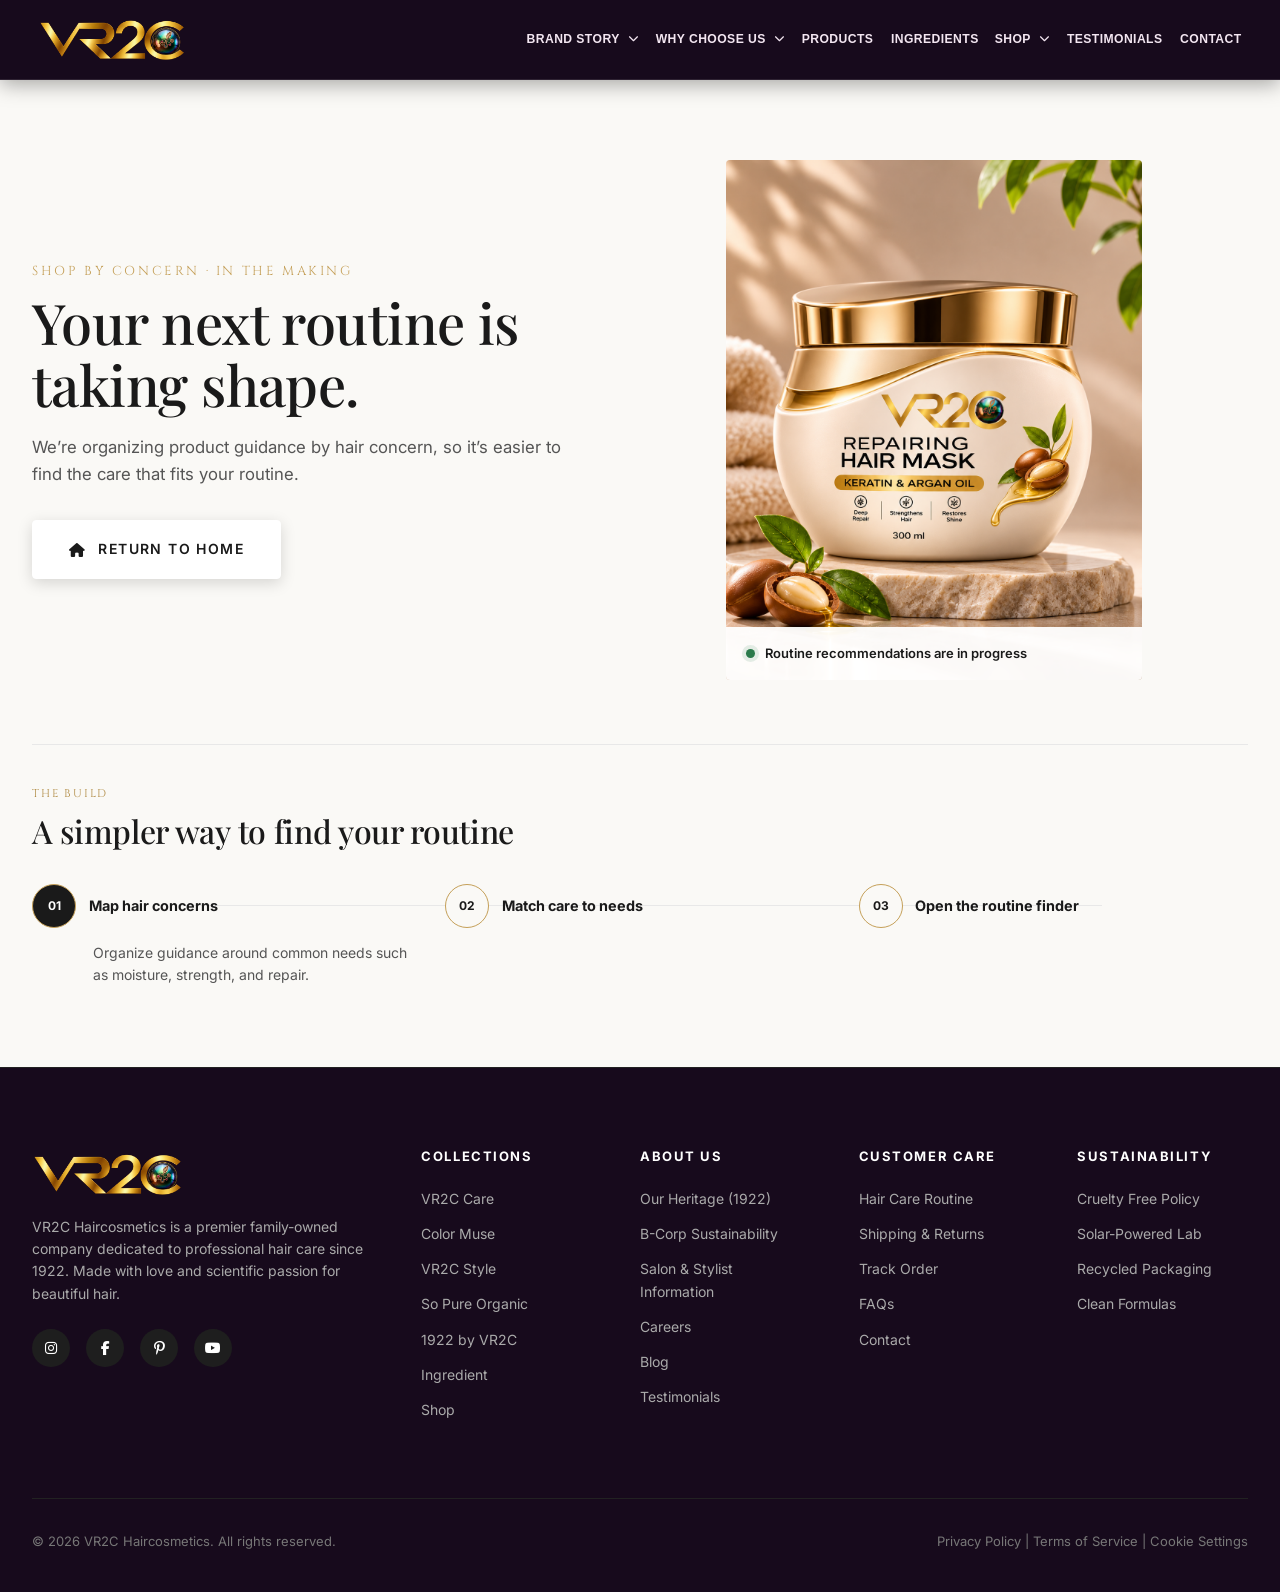
<file: shop-by-concern.html>
<!DOCTYPE html>
<html lang="en">
<head>
  <meta charset="UTF-8" />
  <meta name="viewport" content="width=device-width, initial-scale=1.0" />
  <title>Shop by Concern | VR2C Haircosmetics</title>
  <meta name="description" content="Find tailored haircare solutions for dryness, growth, scalp balance, and hydration." />
  <link rel="icon" type="image/svg+xml" href="assets/v2c-favicon.svg">
  <link rel="stylesheet" href="https://cdnjs.cloudflare.com/ajax/libs/font-awesome/6.4.0/css/all.min.css" />
  <link rel="stylesheet" href="styles.css" />
</head>
<body>
  <header class="main-header" id="top">
  <div class="header-container">
    <nav class="nav-left" aria-label="Company information">
      <div class="nav-dropdown">
        <a href="brand-story.html" class="nav-link">Brand Story <i class="fas fa-chevron-down" aria-hidden="true"></i></a>
        <div class="dropdown-menu">
          <a href="brand-story.html" class="dropdown-item">Our Story</a>
          <a href="our-founders.html" class="dropdown-item">Founder &amp; Company Story</a>
          <a href="brand-story.html#values" class="dropdown-item">Our Values</a>
        </div>
      </div>
      <div class="nav-dropdown">
        <a href="why-choose-us.html" class="nav-link">Why Choose Us <i class="fas fa-chevron-down" aria-hidden="true"></i></a>
        <div class="dropdown-menu">
          <a href="why-choose-us.html" class="dropdown-item">Clean Ingredients</a>
          <a href="why-choose-us.html" class="dropdown-item">Care Standards</a>
          <a href="why-choose-us.html#standards" class="dropdown-item">Sustainability</a>
        </div>
      </div>
      <a href="featured-products.html" class="nav-link">Products</a>
      <a href="ingredient-spotlight.html" class="nav-link">Ingredients</a>
    </nav>

    <a href="index.html" class="header-logo" aria-label="VR2C Haircosmetics home">
      <img src="assets/vr2c_logo.png" alt="VR2C Haircosmetics" class="header-logo-image">
    </a>

    <nav class="nav-right" aria-label="Shop and support">
      <div class="nav-dropdown">
        <a href="shop-by-concern.html" class="nav-link">Shop <i class="fas fa-chevron-down" aria-hidden="true"></i></a>
        <div class="dropdown-menu">
          <a href="shop-by-concern.html" class="dropdown-item">Shop by Concern</a>
          <a href="featured-products.html" class="dropdown-item">Featured Products</a>
        </div>
      </div>
      <a href="testimonials.html" class="nav-link">Testimonials</a>
      <a href="contact-us.html" class="nav-link">Contact</a>
    </nav>

    <button type="button" class="mobile-menu-btn" id="mobileMenuBtn" aria-controls="mobileNavDrawer" aria-expanded="false" aria-label="Open navigation">
      <i class="fas fa-bars" aria-hidden="true"></i>
    </button>
  </div>
  <nav class="mobile-nav-drawer" id="mobileNavDrawer" aria-label="Mobile navigation"></nav>
</header>

  <main>
    <section class="coming-soon-page" aria-labelledby="comingSoonTitle">
      <div class="container">
        <div class="coming-soon-hero">
          <div class="coming-soon-copy">
            <span class="section-subtitle">SHOP BY CONCERN · IN THE MAKING</span>
            <h1>Your next routine is taking shape.</h1>
            <p>We’re organizing product guidance by hair concern, so it’s easier to find the care that fits your routine.</p>
            <a href="index.html" class="btn-primary"><i class="fas fa-house" aria-hidden="true"></i> Return to Home</a>
          </div>
          <figure class="coming-soon-visual">
            <img src="assets/Luxury Keratin Argan Hair Mask Shot.png" alt="VR2C repairing hair mask with keratin and argan oil" />
            <figcaption><span class="coming-soon-pulse"></span> Routine recommendations are in progress</figcaption>
          </figure>
        </div>
        <section class="coming-soon-roadmap" id="concerns" aria-label="Shop by concern roadmap">
          <p class="roadmap-kicker">THE BUILD</p>
          <h2>A simpler way to find your routine</h2>
          <div class="roadmap-steps">
            <details class="roadmap-step" open>
              <summary><span class="roadmap-number">01</span><span class="roadmap-title">Map hair concerns</span></summary>
              <p>Organize guidance around common needs such as moisture, strength, and repair.</p>
            </details>
            <details class="roadmap-step">
              <summary><span class="roadmap-number">02</span><span class="roadmap-title">Match care to needs</span></summary>
              <p>Connect each concern with useful products and clear routine suggestions.</p>
            </details>
            <details class="roadmap-step">
              <summary><span class="roadmap-number">03</span><span class="roadmap-title">Open the routine finder</span></summary>
              <p>The complete Shop by Concern page will appear here when it’s ready.</p>
            </details>
          </div>
        </section>
      </div>
    </section>
  </main>

  <footer class="footer" id="contact">
    <div class="container">
      <div class="footer-grid">
        <div class="footer-brand">
          <img src="assets/vr2c_logo.png" alt="VR2C Haircosmetics logo" class="footer-logo-image" style="margin-bottom: 1rem;" />
          <p>VR2C Haircosmetics is a premier family-owned company dedicated to professional hair care since 1922. Made with love and scientific passion for beautiful hair.</p>
          <div class="social-links">
            <a href="#" class="social-icon"><i class="fab fa-instagram"></i></a>
            <a href="#" class="social-icon"><i class="fab fa-facebook-f"></i></a>
            <a href="#" class="social-icon"><i class="fab fa-pinterest-p"></i></a>
            <a href="#" class="social-icon"><i class="fab fa-youtube"></i></a>
          </div>
        </div>
        <div>
          <h4 class="footer-heading">Collections</h4>
          <ul class="footer-menu">
            <li><a href="featured-products.html">VR2C Care</a></li>
            <li><a href="featured-products.html">Color Muse</a></li>
            <li><a href="featured-products.html">VR2C Style</a></li>
            <li><a href="ingredient-spotlight.html">So Pure Organic</a></li>
            <li><a href="brand-story.html">1922 by VR2C</a></li>
            <li><a href="ingredient-spotlight.html">Ingredient</a></li>
            <li><a href="shop-by-concern.html">Shop</a></li>
          </ul>
        </div>
        <div>
          <h4 class="footer-heading">About Us</h4>
          <ul class="footer-menu">
            <li><a href="brand-story.html">Our Heritage (1922)</a></li>
            <li><a href="why-choose-us.html#standards">B-Corp Sustainability</a></li>
            <li><a href="index.html#salon">Salon &amp; Stylist Information</a></li>
            <li><a href="contact-us.html">Careers</a></li>
            <li><a href="newsletter.html">Blog</a></li>
            <li><a href="testimonials.html">Testimonials</a></li>
          </ul>
        </div>
        <div>
          <h4 class="footer-heading">Customer Care</h4>
          <ul class="footer-menu">
            <li><a href="index.html#routine">Hair Care Routine</a></li>
            <li><a href="contact-us.html">Shipping & Returns</a></li>
            <li><a href="contact-us.html">Track Order</a></li>
            <li><a href="contact-us.html">FAQs</a></li>
            <li><a href="contact-us.html">Contact</a></li>
          </ul>
        </div>
        <div>
          <h4 class="footer-heading">Sustainability</h4>
          <ul class="footer-menu">
            <li><a href="why-choose-us.html#standards">Cruelty Free Policy</a></li>
            <li><a href="why-choose-us.html#standards">Solar-Powered Lab</a></li>
            <li><a href="why-choose-us.html#standards">Recycled Packaging</a></li>
            <li><a href="ingredient-spotlight.html">Clean Formulas</a></li>
          </ul>
        </div>
      </div>
      <div class="footer-bottom">
        <p>&copy; 2026 VR2C Haircosmetics. All rights reserved.</p>
        <p>Privacy Policy | Terms of Service | Cookie Settings</p>
      </div>
    </div>
  </footer>
  <script src="app.js"></script>
</body>
</html>
</file>
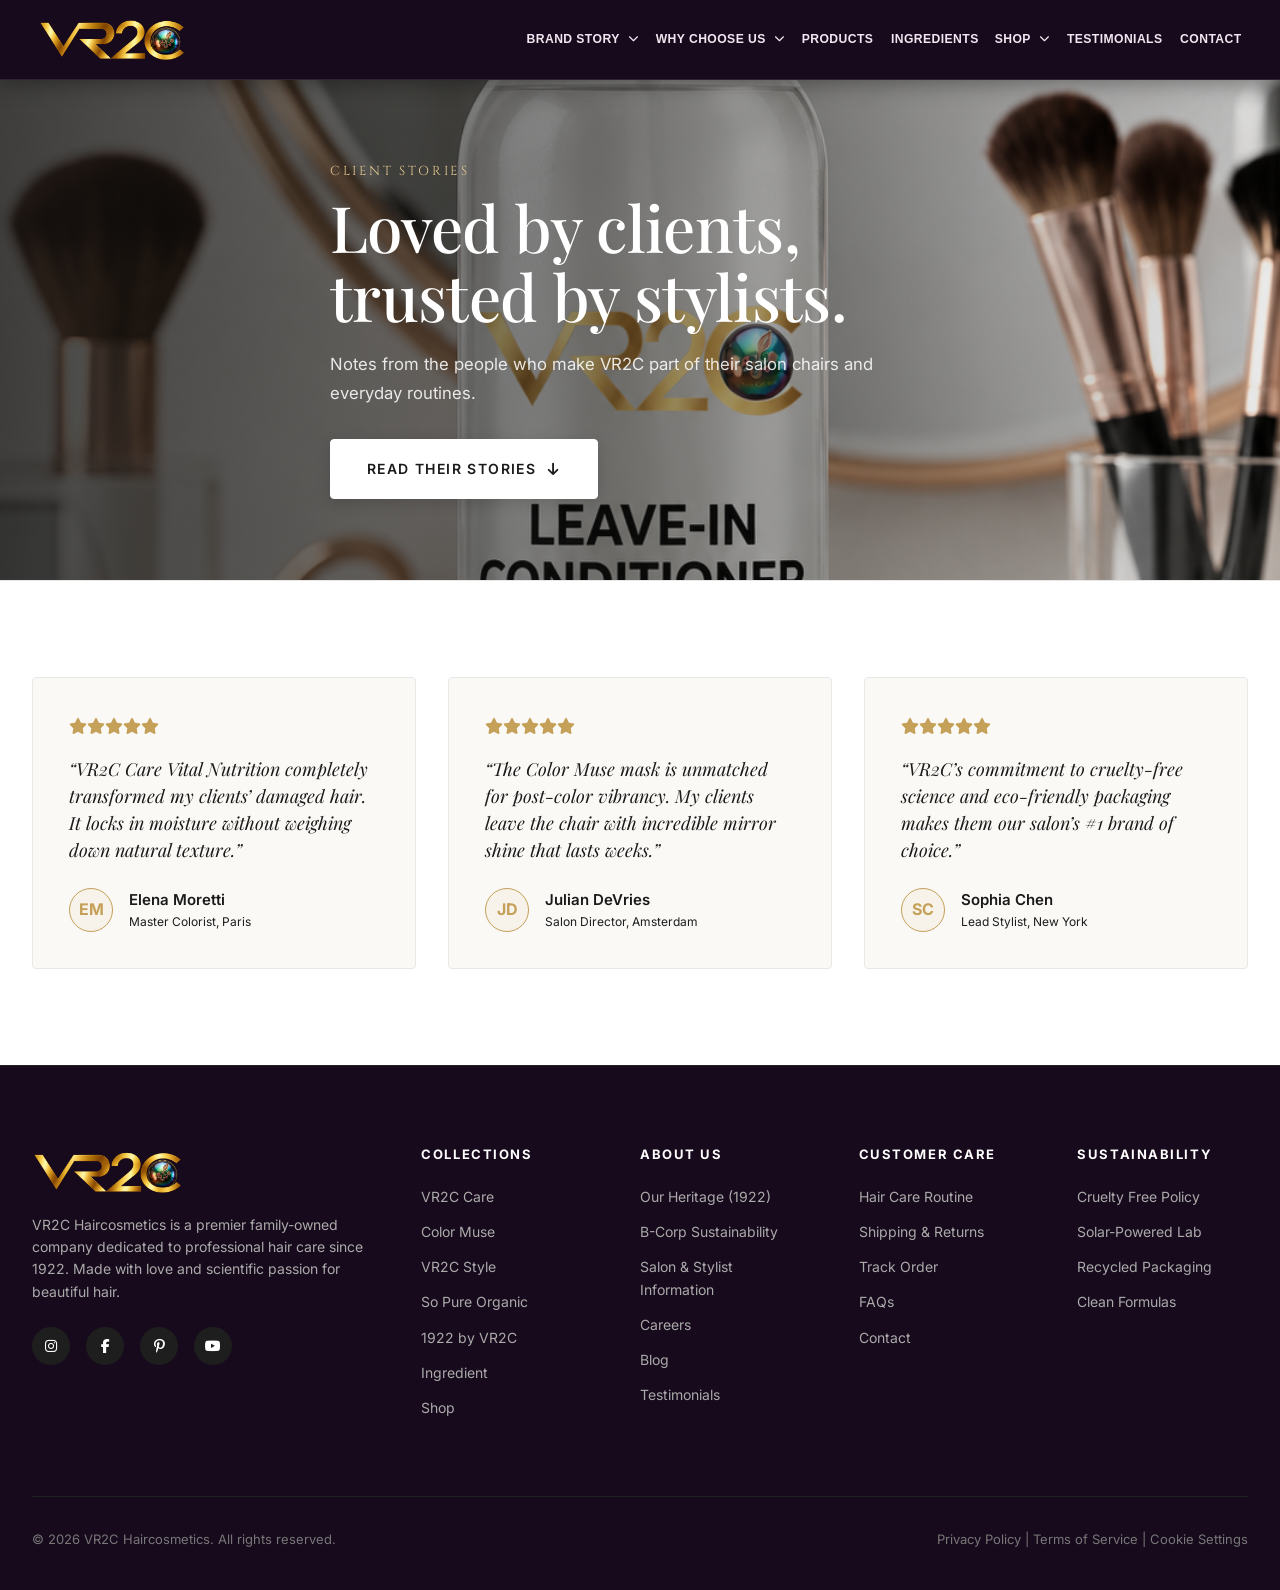
<file: testimonials.html>
<!DOCTYPE html>
<html lang="en">
<head>
  <meta charset="UTF-8" />
  <meta name="viewport" content="width=device-width, initial-scale=1.0" />
  <title>Testimonials | VR2C Haircosmetics</title>
  <meta name="description" content="Read salon-owner and client reviews for VR2C Haircosmetics." />
  <link rel="icon" type="image/svg+xml" href="assets/v2c-favicon.svg">
  <link rel="stylesheet" href="https://cdnjs.cloudflare.com/ajax/libs/font-awesome/6.4.0/css/all.min.css" />
  <link rel="stylesheet" href="styles.css" />
</head>
<body>
  <header class="main-header" id="top">
  <div class="header-container">
    <nav class="nav-left" aria-label="Company information">
      <div class="nav-dropdown">
        <a href="brand-story.html" class="nav-link">Brand Story <i class="fas fa-chevron-down" aria-hidden="true"></i></a>
        <div class="dropdown-menu">
          <a href="brand-story.html" class="dropdown-item">Our Story</a>
          <a href="our-founders.html" class="dropdown-item">Founder &amp; Company Story</a>
          <a href="brand-story.html#values" class="dropdown-item">Our Values</a>
        </div>
      </div>
      <div class="nav-dropdown">
        <a href="why-choose-us.html" class="nav-link">Why Choose Us <i class="fas fa-chevron-down" aria-hidden="true"></i></a>
        <div class="dropdown-menu">
          <a href="why-choose-us.html" class="dropdown-item">Clean Ingredients</a>
          <a href="why-choose-us.html" class="dropdown-item">Care Standards</a>
          <a href="why-choose-us.html#standards" class="dropdown-item">Sustainability</a>
        </div>
      </div>
      <a href="featured-products.html" class="nav-link">Products</a>
      <a href="ingredient-spotlight.html" class="nav-link">Ingredients</a>
    </nav>

    <a href="index.html" class="header-logo" aria-label="VR2C Haircosmetics home">
      <img src="assets/vr2c_logo.png" alt="VR2C Haircosmetics" class="header-logo-image">
    </a>

    <nav class="nav-right" aria-label="Shop and support">
      <div class="nav-dropdown">
        <a href="shop-by-concern.html" class="nav-link">Shop <i class="fas fa-chevron-down" aria-hidden="true"></i></a>
        <div class="dropdown-menu">
          <a href="shop-by-concern.html" class="dropdown-item">Shop by Concern</a>
          <a href="featured-products.html" class="dropdown-item">Featured Products</a>
        </div>
      </div>
      <a href="testimonials.html" class="nav-link">Testimonials</a>
      <a href="contact-us.html" class="nav-link">Contact</a>
    </nav>

    <button type="button" class="mobile-menu-btn" id="mobileMenuBtn" aria-controls="mobileNavDrawer" aria-expanded="false" aria-label="Open navigation">
      <i class="fas fa-bars" aria-hidden="true"></i>
    </button>
  </div>
  <nav class="mobile-nav-drawer" id="mobileNavDrawer" aria-label="Mobile navigation"></nav>
</header>

  <main>
    <section class="editorial-hero">
      <img class="editorial-hero-image" src="assets/1000134050.png" alt="VR2C leave-in conditioner spray" />
      <div class="editorial-hero-shade"></div>
      <div class="container editorial-hero-inner">
        <div class="editorial-hero-copy">
          <span class="section-subtitle">CLIENT STORIES</span>
          <h1>Loved by clients, trusted by stylists.</h1>
          <p>Notes from the people who make VR2C part of their salon chairs and everyday routines.</p>
          <a href="#client-stories" class="btn-primary">Read their stories <i class="fas fa-arrow-down"></i></a>
        </div>
      </div>
    </section>

    <section class="section-padding testimonials-section" id="client-stories" style="background: #ffffff;">
      <div class="container">
        <div class="reviews-grid">
          <div class="review-card">
            <div class="review-stars"><i class="fas fa-star"></i><i class="fas fa-star"></i><i class="fas fa-star"></i><i class="fas fa-star"></i><i class="fas fa-star"></i></div>
            <p class="review-quote">“VR2C Care Vital Nutrition completely transformed my clients’ damaged hair. It locks in moisture without weighing down natural texture.”</p>
            <div class="review-author">
              <div class="author-avatar">EM</div>
              <div>
                <div class="author-name">Elena Moretti</div>
                <div class="author-title">Master Colorist, Paris</div>
              </div>
            </div>
          </div>

          <div class="review-card">
            <div class="review-stars"><i class="fas fa-star"></i><i class="fas fa-star"></i><i class="fas fa-star"></i><i class="fas fa-star"></i><i class="fas fa-star"></i></div>
            <p class="review-quote">“The Color Muse mask is unmatched for post-color vibrancy. My clients leave the chair with incredible mirror shine that lasts weeks.”</p>
            <div class="review-author">
              <div class="author-avatar">JD</div>
              <div>
                <div class="author-name">Julian DeVries</div>
                <div class="author-title">Salon Director, Amsterdam</div>
              </div>
            </div>
          </div>

          <div class="review-card">
            <div class="review-stars"><i class="fas fa-star"></i><i class="fas fa-star"></i><i class="fas fa-star"></i><i class="fas fa-star"></i><i class="fas fa-star"></i></div>
            <p class="review-quote">“VR2C’s commitment to cruelty-free science and eco-friendly packaging makes them our salon’s #1 brand of choice.”</p>
            <div class="review-author">
              <div class="author-avatar">SC</div>
              <div>
                <div class="author-name">Sophia Chen</div>
                <div class="author-title">Lead Stylist, New York</div>
              </div>
            </div>
          </div>
        </div>
      </div>
    </section>
  </main>

  <footer class="footer" id="contact">
    <div class="container">
      <div class="footer-grid">
        <div class="footer-brand">
          <img src="assets/vr2c_logo.png" alt="VR2C Haircosmetics logo" class="footer-logo-image" style="margin-bottom: 1rem;" />
          <p>VR2C Haircosmetics is a premier family-owned company dedicated to professional hair care since 1922. Made with love and scientific passion for beautiful hair.</p>
          <div class="social-links">
            <a href="#" class="social-icon"><i class="fab fa-instagram"></i></a>
            <a href="#" class="social-icon"><i class="fab fa-facebook-f"></i></a>
            <a href="#" class="social-icon"><i class="fab fa-pinterest-p"></i></a>
            <a href="#" class="social-icon"><i class="fab fa-youtube"></i></a>
          </div>
        </div>
        <div>
          <h4 class="footer-heading">Collections</h4>
          <ul class="footer-menu">
            <li><a href="featured-products.html">VR2C Care</a></li>
            <li><a href="featured-products.html">Color Muse</a></li>
            <li><a href="featured-products.html">VR2C Style</a></li>
            <li><a href="ingredient-spotlight.html">So Pure Organic</a></li>
            <li><a href="brand-story.html">1922 by VR2C</a></li>
            <li><a href="ingredient-spotlight.html">Ingredient</a></li>
            <li><a href="shop-by-concern.html">Shop</a></li>
          </ul>
        </div>
        <div>
          <h4 class="footer-heading">About Us</h4>
          <ul class="footer-menu">
            <li><a href="brand-story.html">Our Heritage (1922)</a></li>
            <li><a href="why-choose-us.html#standards">B-Corp Sustainability</a></li>
            <li><a href="index.html#salon">Salon &amp; Stylist Information</a></li>
            <li><a href="contact-us.html">Careers</a></li>
            <li><a href="newsletter.html">Blog</a></li>
            <li><a href="testimonials.html">Testimonials</a></li>
          </ul>
        </div>
        <div>
          <h4 class="footer-heading">Customer Care</h4>
          <ul class="footer-menu">
            <li><a href="index.html#routine">Hair Care Routine</a></li>
            <li><a href="contact-us.html">Shipping & Returns</a></li>
            <li><a href="contact-us.html">Track Order</a></li>
            <li><a href="contact-us.html">FAQs</a></li>
            <li><a href="contact-us.html">Contact</a></li>
          </ul>
        </div>
        <div>
          <h4 class="footer-heading">Sustainability</h4>
          <ul class="footer-menu">
            <li><a href="why-choose-us.html#standards">Cruelty Free Policy</a></li>
            <li><a href="why-choose-us.html#standards">Solar-Powered Lab</a></li>
            <li><a href="why-choose-us.html#standards">Recycled Packaging</a></li>
            <li><a href="ingredient-spotlight.html">Clean Formulas</a></li>
          </ul>
        </div>
      </div>
      <div class="footer-bottom">
        <p>&copy; 2026 VR2C Haircosmetics. All rights reserved.</p>
        <p>Privacy Policy | Terms of Service | Cookie Settings</p>
      </div>
    </div>
  </footer>
  <script src="app.js"></script>
</body>
</html>
</file>
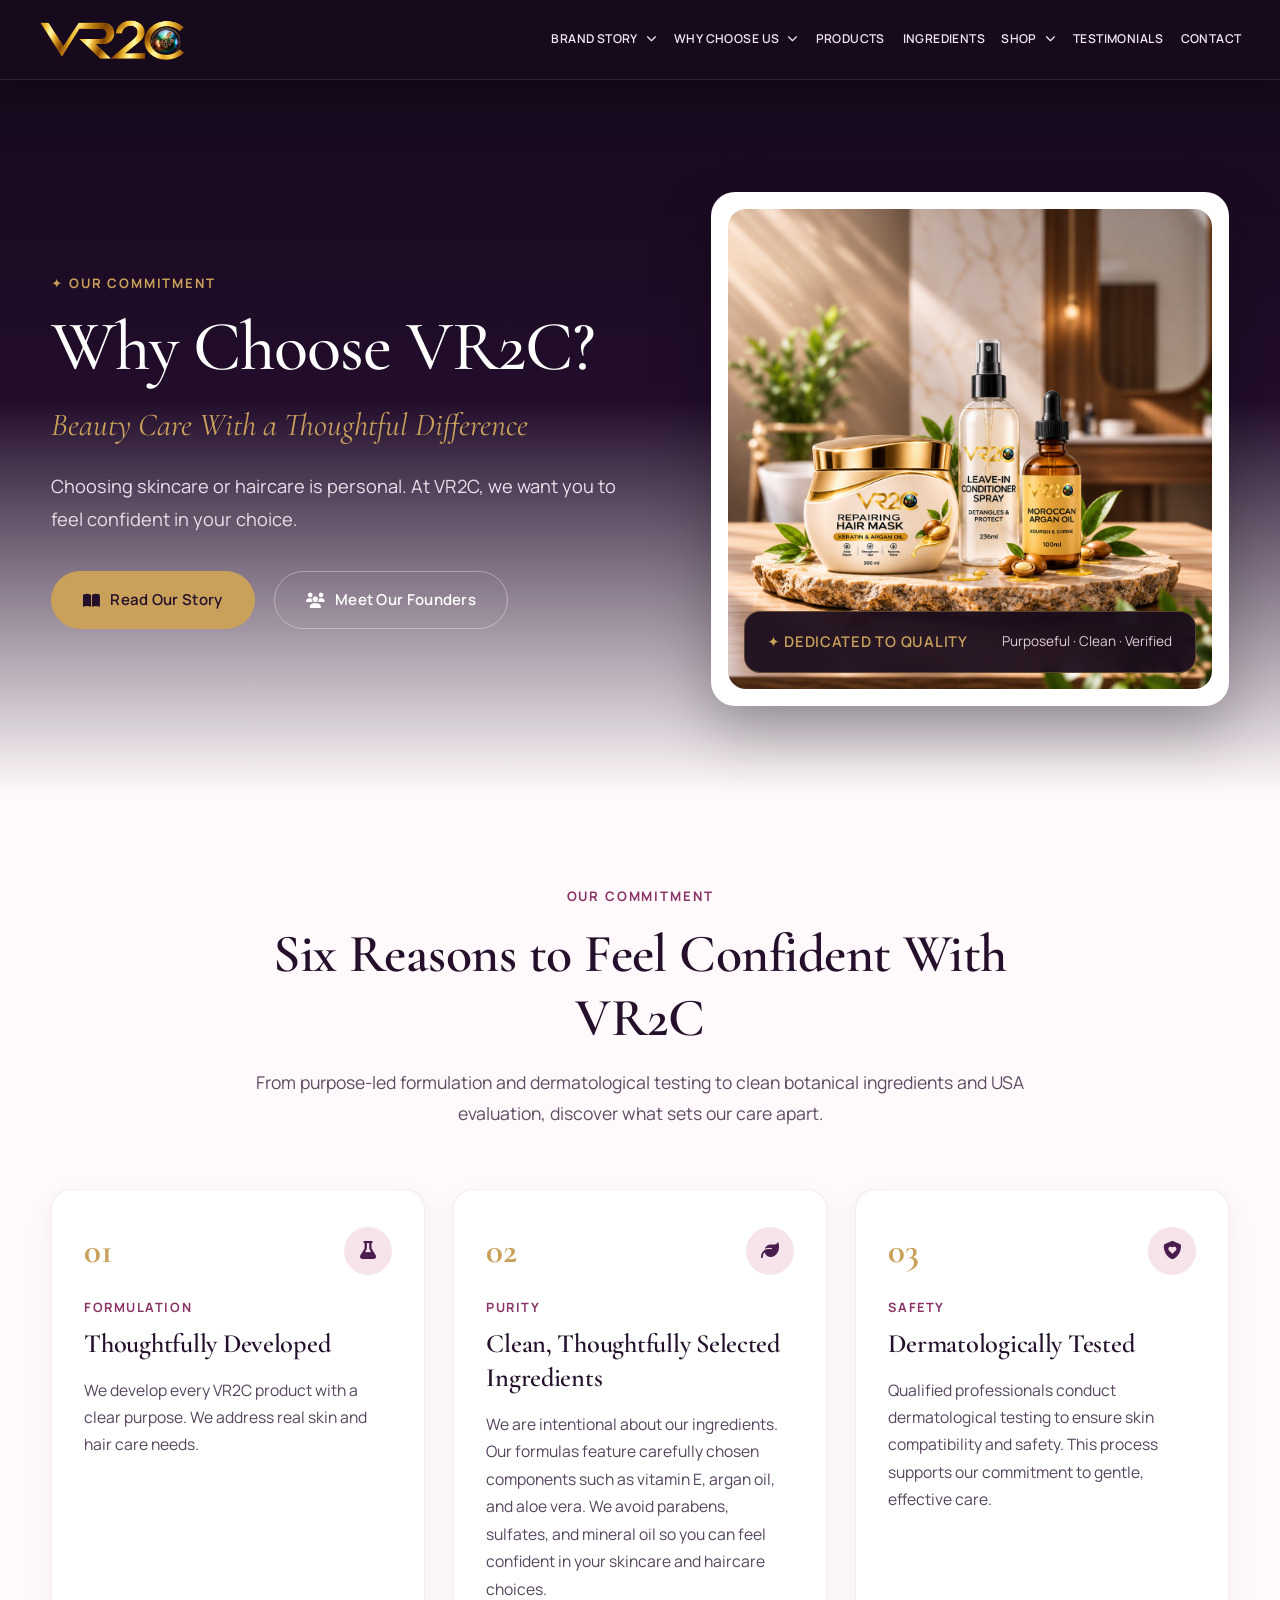
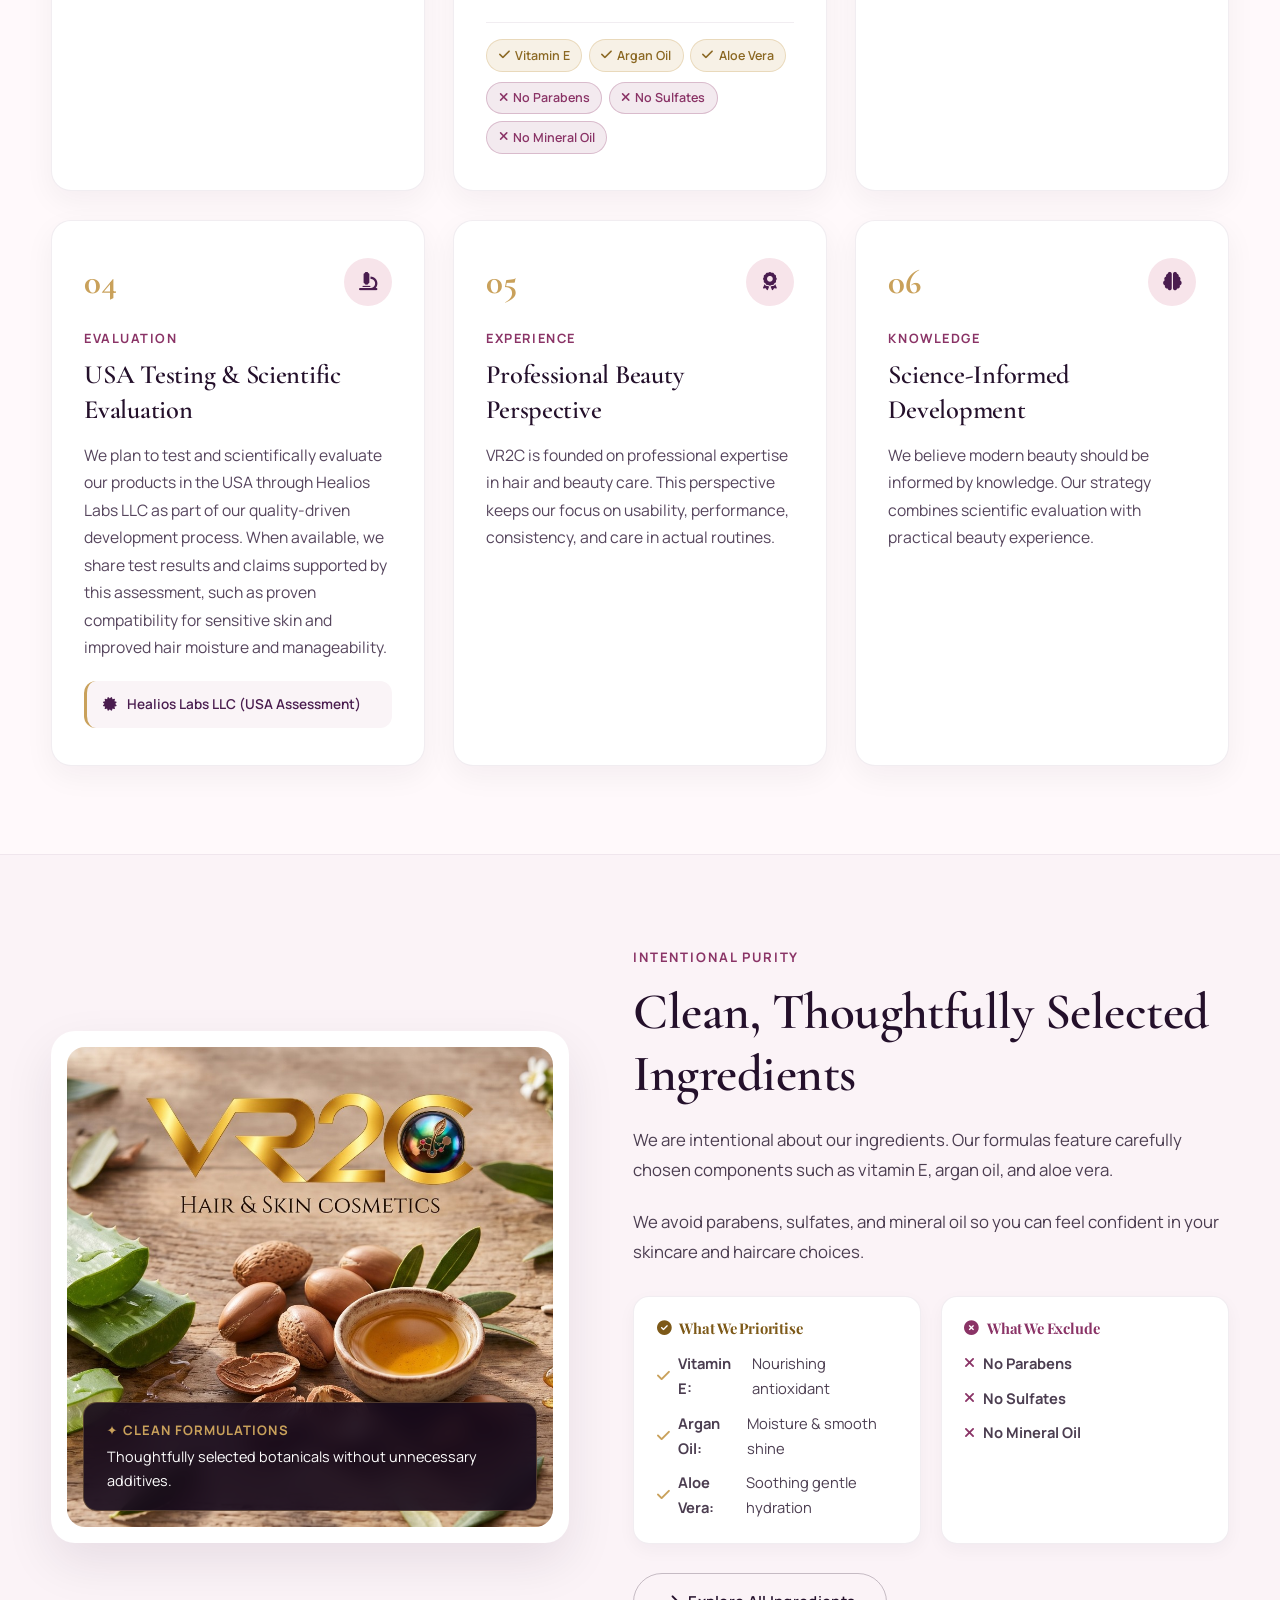
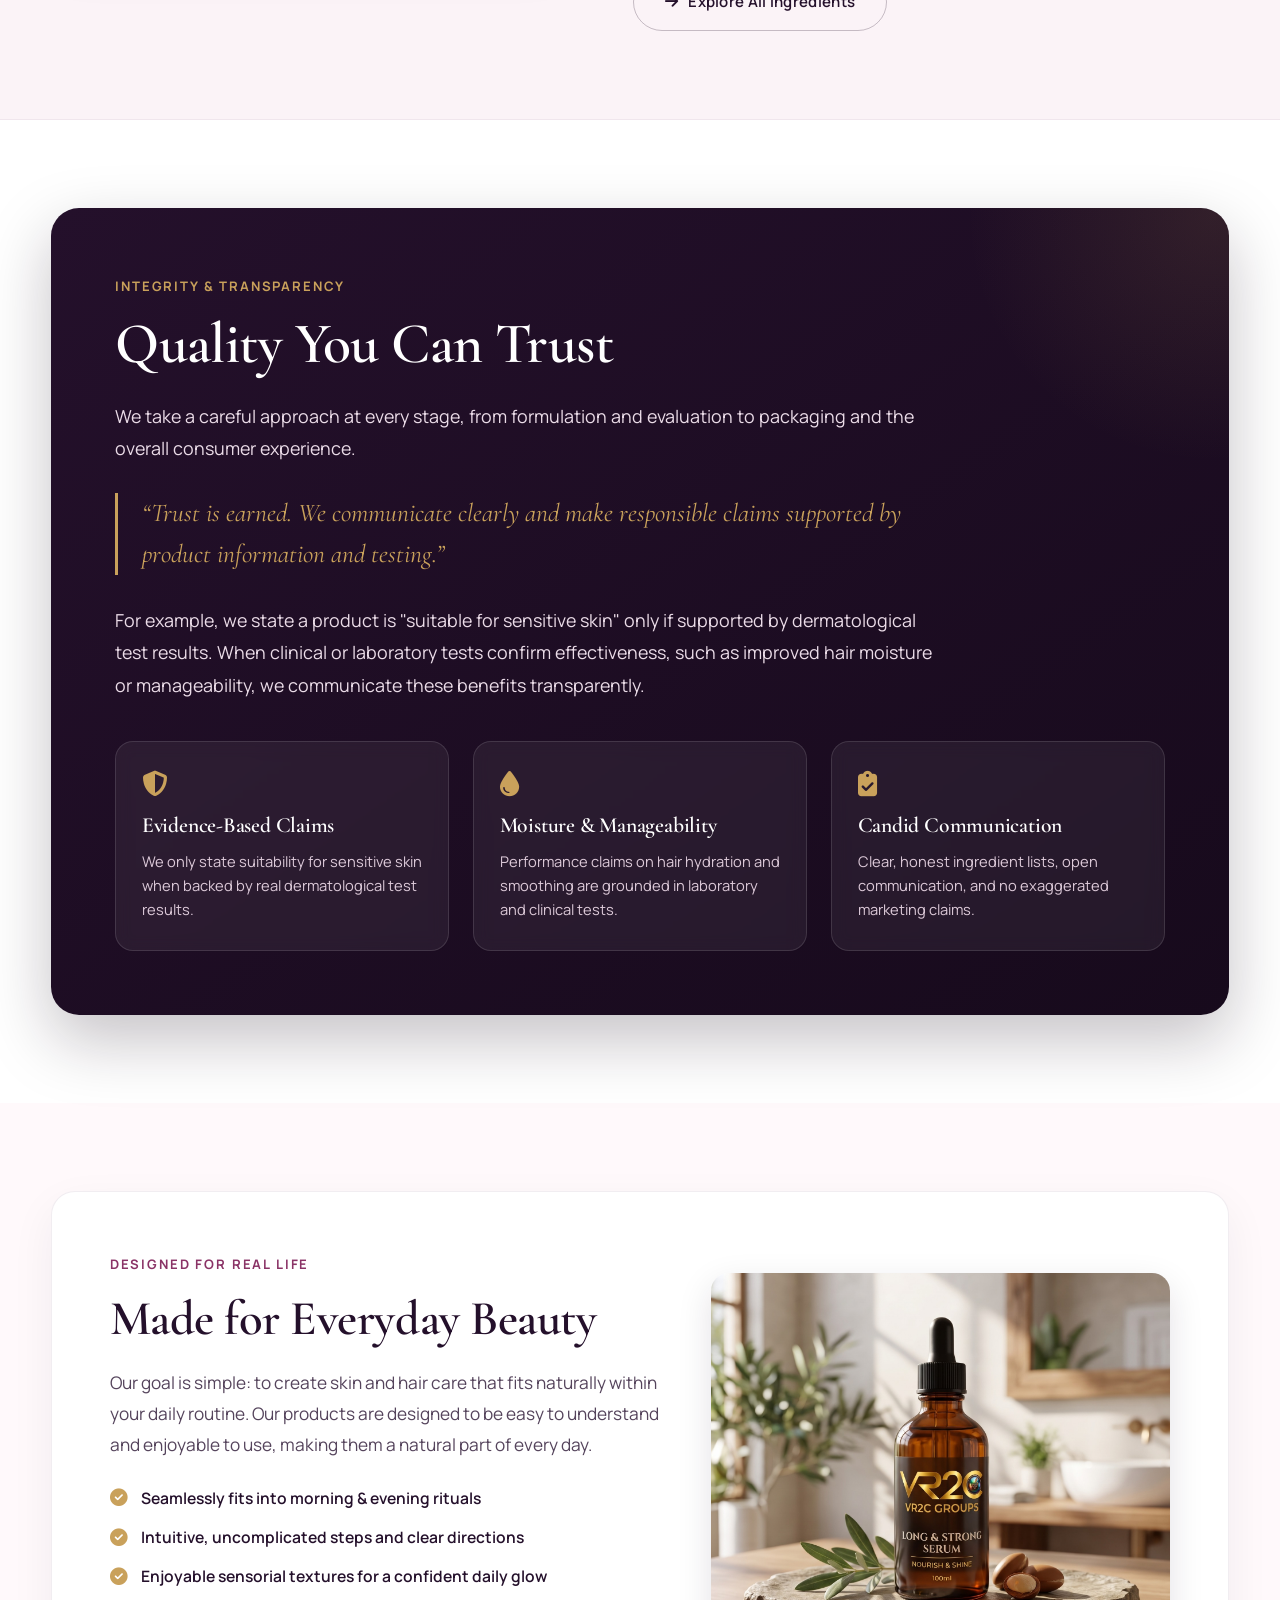
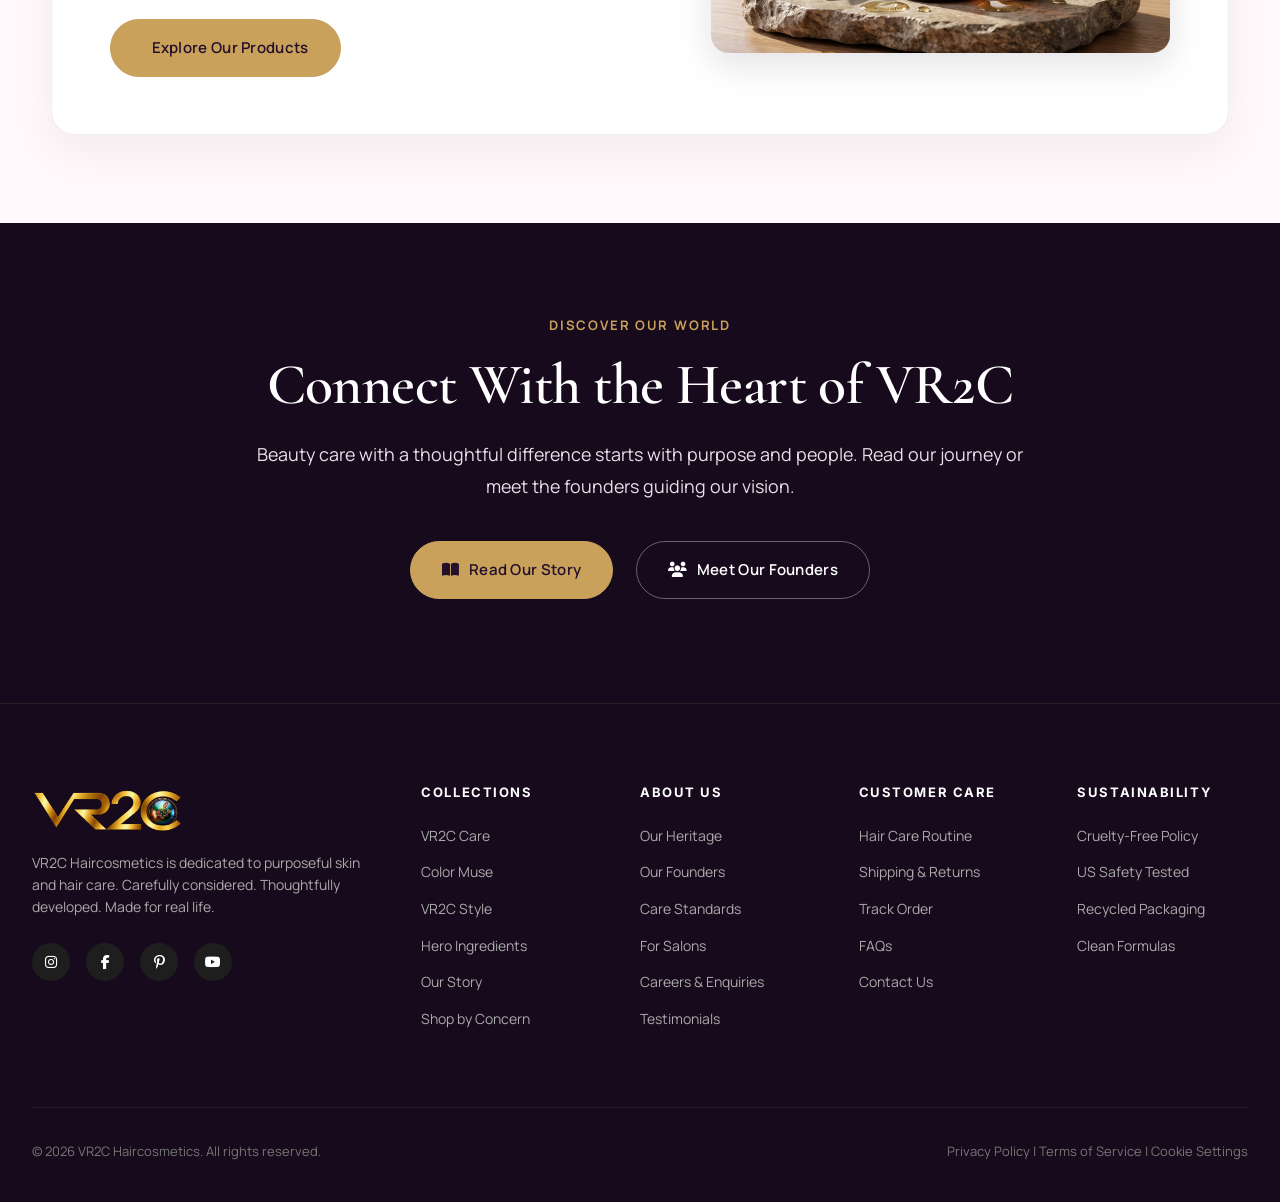
<file: why-choose-us.html>
<!DOCTYPE html>
<html lang="en">
<head>
  <meta charset="UTF-8" />
  <meta name="viewport" content="width=device-width, initial-scale=1.0" />
  <title>Why Choose VR2C? | Beauty Care With a Thoughtful Difference</title>
  <meta name="description" content="Choosing skincare or haircare is personal. At VR2C, we want you to feel confident in your choice. Explore our 6 pillars: clean ingredients, US evaluation through Healios Labs LLC, dermatological safety, and everyday simplicity." />
  <link rel="icon" type="image/svg+xml" href="assets/v2c-favicon.svg">
  
  <link rel="preconnect" href="https://fonts.googleapis.com">
  <link rel="preconnect" href="https://fonts.gstatic.com" crossorigin>
  <link href="https://fonts.googleapis.com/css2?family=Cormorant+Garamond:ital,wght@0,400;0,500;0,600;1,400;1,600&family=Manrope:wght@300;400;500;600;700&display=swap" rel="stylesheet">
  <link rel="stylesheet" href="https://cdnjs.cloudflare.com/ajax/libs/font-awesome/6.4.0/css/all.min.css" />
  <link rel="stylesheet" href="styles.css" />

  <style>
    :root {
      --why-ink: #24102b;
      --why-plum: #4a1d4f;
      --why-mulberry: #8a3366;
      --why-blush: #f7e4ea;
      --why-pearl: #fff9fb;
      --why-gold: #c9a15b;
      --why-gold-hover: #b58d47;
      --why-font-serif: 'Cormorant Garamond', Georgia, serif;
      --why-font-sans: 'Manrope', -apple-system, BlinkMacSystemFont, system-ui, sans-serif;
    }

    body {
      font-family: var(--why-font-sans);
      color: var(--why-ink);
      background: var(--why-pearl);
      line-height: 1.7;
    }

    .why-page {
      overflow-x: hidden;
    }

    .why-container {
      width: min(1200px, 92%);
      margin: 0 auto;
    }

    .why-kicker {
      display: inline-block;
      font-size: 0.82rem;
      font-weight: 700;
      color: var(--why-mulberry);
      letter-spacing: 0.14em;
      text-transform: uppercase;
      margin-bottom: 0.9rem;
    }

    .why-paragraph {
      font-size: 1.05rem;
      color: #4b3d50;
      line-height: 1.8;
      margin-bottom: 1.35rem;
    }

    .why-btn-primary,
    .why-btn-secondary {
      display: inline-flex;
      align-items: center;
      gap: 0.6rem;
      padding: 0.95rem 1.95rem;
      border-radius: 999px;
      font-weight: 600;
      font-size: 0.94rem;
      letter-spacing: 0.02em;
      text-decoration: none;
      transition: all 0.3s ease;
      cursor: pointer;
    }

    .why-btn-primary {
      background: var(--why-gold);
      color: var(--why-ink);
      border: 1px solid var(--why-gold);
    }

    .why-btn-primary:hover {
      background: #ffffff;
      color: var(--why-ink);
      border-color: var(--why-gold);
      transform: translateY(-2px);
      box-shadow: 0 10px 25px rgba(201, 161, 91, 0.28);
    }

    .why-btn-secondary {
      background: transparent;
      color: #ffffff;
      border: 1px solid rgba(255, 255, 255, 0.35);
    }

    .why-btn-secondary:hover {
      background: rgba(255, 255, 255, 0.12);
      border-color: #ffffff;
      color: #ffffff;
      transform: translateY(-2px);
    }

    .why-btn-outline {
      display: inline-flex;
      align-items: center;
      gap: 0.6rem;
      padding: 0.95rem 1.95rem;
      border-radius: 999px;
      font-weight: 600;
      font-size: 0.94rem;
      letter-spacing: 0.02em;
      text-decoration: none;
      transition: all 0.3s ease;
      background: transparent;
      color: var(--why-ink);
      border: 1px solid rgba(36, 16, 43, 0.25);
    }

    .why-btn-outline:hover {
      background: rgba(36, 16, 43, 0.06);
      border-color: var(--why-ink);
      transform: translateY(-2px);
    }

    /* 1. HERO SECTION */
    .why-hero-section {
      padding: 7rem 0 5.5rem;
      background: linear-gradient(180deg, #170a1c 0%, #220d2b 45%, var(--why-pearl) 100%);
      color: #ffffff;
      position: relative;
    }

    .why-hero-grid {
      display: grid;
      grid-template-columns: 1.15fr 1fr;
      gap: clamp(2.5rem, 5vw, 5rem);
      align-items: center;
    }

    .why-hero-copy .why-kicker {
      color: var(--why-gold);
    }

    .why-hero-title {
      font-family: var(--why-font-serif);
      font-size: clamp(2.8rem, 5.5vw, 4.4rem);
      font-weight: 500;
      line-height: 1.12;
      letter-spacing: -0.015em;
      margin-bottom: 1rem;
      color: #ffffff;
    }

    .why-hero-subheading {
      font-family: var(--why-font-serif);
      font-style: italic;
      font-size: clamp(1.4rem, 2.8vw, 2rem);
      color: var(--why-gold);
      margin-bottom: 1.5rem;
      font-weight: 400;
      line-height: 1.35;
    }

    .why-hero-lead {
      font-size: 1.14rem;
      color: #eedde9;
      line-height: 1.8;
      margin-bottom: 2.2rem;
      max-width: 580px;
    }

    .why-hero-actions {
      display: flex;
      gap: 1.2rem;
      flex-wrap: wrap;
    }

    .why-hero-visual {
      position: relative;
    }

    .why-hero-card {
      position: relative;
      background: #ffffff;
      padding: 1rem;
      border-radius: 24px;
      box-shadow: 0 25px 60px rgba(0, 0, 0, 0.28);
      border: 1px solid rgba(255, 255, 255, 0.15);
      overflow: hidden;
    }

    .why-hero-img {
      width: 100%;
      height: 480px;
      object-fit: cover;
      border-radius: 18px;
      display: block;
    }

    .why-hero-badge {
      position: absolute;
      bottom: 2rem;
      left: 2rem;
      right: 2rem;
      background: rgba(23, 10, 28, 0.92);
      backdrop-filter: blur(12px);
      padding: 1.1rem 1.4rem;
      border-radius: 16px;
      color: #ffffff;
      border: 1px solid rgba(201, 161, 91, 0.35);
      display: flex;
      justify-content: space-between;
      align-items: center;
      flex-wrap: wrap;
      gap: 0.5rem;
    }

    .why-hero-badge span:first-child {
      font-weight: 600;
      color: var(--why-gold);
      font-size: 0.92rem;
      letter-spacing: 0.05em;
      text-transform: uppercase;
    }

    .why-hero-badge span:last-child {
      font-size: 0.85rem;
      color: #dfcedc;
    }

    /* 2. SIX PILLARS SECTION */
    .why-pillars-section {
      padding: 5.5rem 0;
      position: relative;
    }

    .why-section-header {
      text-align: center;
      max-width: 780px;
      margin: 0 auto 3.8rem;
    }

    .why-section-header h2 {
      font-family: var(--why-font-serif);
      font-size: clamp(2.4rem, 4.2vw, 3.4rem);
      color: var(--why-ink);
      line-height: 1.2;
      margin-bottom: 1rem;
    }

    .why-section-header p {
      font-size: 1.1rem;
      color: #5d4c63;
      line-height: 1.75;
    }

    .why-pillars-grid {
      display: grid;
      grid-template-columns: repeat(3, 1fr);
      gap: 1.8rem;
    }

    .why-pillar-card {
      background: #ffffff;
      border-radius: 20px;
      padding: 2.3rem 2rem;
      border: 1px solid rgba(74, 29, 79, 0.08);
      box-shadow: 0 10px 30px rgba(36, 16, 43, 0.05);
      transition: transform 0.3s ease, box-shadow 0.3s ease, border-color 0.3s ease;
      display: flex;
      flex-direction: column;
      position: relative;
    }

    .why-pillar-card:hover {
      transform: translateY(-6px);
      box-shadow: 0 20px 45px rgba(74, 29, 79, 0.12);
      border-color: rgba(201, 161, 91, 0.45);
    }

    .why-pillar-top {
      display: flex;
      justify-content: space-between;
      align-items: center;
      margin-bottom: 1.4rem;
    }

    .why-pillar-num {
      font-family: var(--why-font-serif);
      font-size: 2.2rem;
      font-weight: 700;
      color: var(--why-gold);
      line-height: 1;
    }

    .why-pillar-icon-box {
      width: 48px;
      height: 48px;
      border-radius: 50%;
      background: var(--why-blush);
      display: flex;
      align-items: center;
      justify-content: center;
      color: var(--why-plum);
      font-size: 1.15rem;
    }

    .why-pillar-category {
      font-size: 0.8rem;
      font-weight: 700;
      text-transform: uppercase;
      letter-spacing: 0.12em;
      color: var(--why-mulberry);
      margin-bottom: 0.5rem;
    }

    .why-pillar-card h3 {
      font-family: var(--why-font-serif);
      font-size: 1.65rem;
      color: var(--why-ink);
      line-height: 1.3;
      margin-bottom: 0.95rem;
    }

    .why-pillar-card p {
      font-size: 0.98rem;
      color: #55445c;
      line-height: 1.75;
      margin-bottom: 1.2rem;
      flex-grow: 1;
    }

    /* Pillar 02 tags */
    .why-tags-container {
      margin-top: auto;
      display: flex;
      flex-direction: column;
      gap: 0.6rem;
      padding-top: 1rem;
      border-top: 1px solid rgba(74, 29, 79, 0.08);
    }

    .why-tag-group {
      display: flex;
      flex-wrap: wrap;
      gap: 0.4rem;
    }

    .why-tag-badge {
      font-size: 0.78rem;
      font-weight: 600;
      padding: 0.3rem 0.7rem;
      border-radius: 999px;
      display: inline-flex;
      align-items: center;
      gap: 0.35rem;
    }

    .why-tag-included {
      background: rgba(201, 161, 91, 0.15);
      color: #8b6823;
      border: 1px solid rgba(201, 161, 91, 0.3);
    }

    .why-tag-free {
      background: rgba(138, 51, 102, 0.1);
      color: var(--why-mulberry);
      border: 1px solid rgba(138, 51, 102, 0.25);
    }

    /* Pillar 04 callout badge */
    .why-eval-badge {
      margin-top: auto;
      padding: 0.75rem 1rem;
      background: #faf4f7;
      border-radius: 12px;
      font-size: 0.85rem;
      font-weight: 600;
      color: var(--why-plum);
      display: flex;
      align-items: center;
      gap: 0.6rem;
      border-left: 3px solid var(--why-gold);
    }

    /* 3. INGREDIENTS SPOTLIGHT SECTION */
    .why-ingredients-section {
      padding: 5.5rem 0;
      background: #fbf3f7;
      border-top: 1px solid rgba(74, 29, 79, 0.06);
      border-bottom: 1px solid rgba(74, 29, 79, 0.06);
    }

    .why-ingredients-grid {
      display: grid;
      grid-template-columns: 1fr 1.15fr;
      gap: clamp(2.5rem, 5vw, 4.5rem);
      align-items: center;
    }

    .why-ingredients-visual {
      position: relative;
    }

    .why-ingredients-img-card {
      background: #ffffff;
      padding: 1rem;
      border-radius: 24px;
      box-shadow: 0 20px 50px rgba(36, 16, 43, 0.09);
    }

    .why-ingredients-img {
      width: 100%;
      height: 480px;
      object-fit: cover;
      border-radius: 18px;
      display: block;
    }

    .why-ingredients-caption {
      position: absolute;
      bottom: 2rem;
      left: 2rem;
      right: 2rem;
      background: rgba(23, 10, 28, 0.9);
      backdrop-filter: blur(10px);
      padding: 1rem 1.4rem;
      border-radius: 14px;
      color: #ffffff;
      border: 1px solid rgba(201, 161, 91, 0.3);
      font-size: 0.9rem;
    }

    .why-ingredients-caption strong {
      color: var(--why-gold);
      display: block;
      margin-bottom: 0.2rem;
      font-size: 0.82rem;
      text-transform: uppercase;
      letter-spacing: 0.08em;
    }

    .why-ingredients-content h2 {
      font-family: var(--why-font-serif);
      font-size: clamp(2.2rem, 4vw, 3.2rem);
      color: var(--why-ink);
      line-height: 1.2;
      margin-bottom: 1.2rem;
    }

    .why-duo-boxes {
      display: grid;
      grid-template-columns: 1fr 1fr;
      gap: 1.2rem;
      margin: 1.8rem 0;
    }

    .why-duo-box {
      background: #ffffff;
      border-radius: 16px;
      padding: 1.4rem;
      border: 1px solid rgba(74, 29, 79, 0.08);
      box-shadow: 0 6px 18px rgba(36, 16, 43, 0.04);
    }

    .why-duo-box h4 {
      font-size: 0.92rem;
      font-weight: 700;
      margin-bottom: 0.85rem;
      display: flex;
      align-items: center;
      gap: 0.5rem;
    }

    .why-duo-box.pos h4 {
      color: #7d5918;
    }

    .why-duo-box.neg h4 {
      color: var(--why-mulberry);
    }

    .why-duo-list {
      list-style: none;
      padding: 0;
      margin: 0;
      display: grid;
      gap: 0.6rem;
    }

    .why-duo-list li {
      font-size: 0.92rem;
      color: #4b3d50;
      display: flex;
      align-items: center;
      gap: 0.5rem;
    }

    .why-duo-box.pos .why-duo-list li i {
      color: var(--why-gold);
    }

    .why-duo-box.neg .why-duo-list li i {
      color: var(--why-mulberry);
    }

    /* 4. INTEGRITY & TRANSPARENCY SECTION */
    .why-integrity-section {
      padding: 5.5rem 0;
      background: #ffffff;
    }

    .why-integrity-card {
      background: linear-gradient(145deg, #24102b 0%, #170a1c 100%);
      border-radius: 28px;
      padding: clamp(2.5rem, 5vw, 4.5rem);
      color: #ffffff;
      box-shadow: 0 25px 65px rgba(23, 10, 28, 0.25);
      position: relative;
      overflow: hidden;
    }

    .why-integrity-card::before {
      content: '';
      position: absolute;
      top: -30%;
      right: -20%;
      width: 500px;
      height: 500px;
      background: radial-gradient(circle, rgba(201, 161, 91, 0.12) 0%, transparent 70%);
      border-radius: 50%;
      pointer-events: none;
    }

    .why-integrity-header {
      max-width: 820px;
      margin-bottom: 2.5rem;
      position: relative;
      z-index: 2;
    }

    .why-integrity-header .why-kicker {
      color: var(--why-gold);
    }

    .why-integrity-header h2 {
      font-family: var(--why-font-serif);
      font-size: clamp(2.4rem, 4.5vw, 3.6rem);
      color: #ffffff;
      line-height: 1.18;
      margin-bottom: 1.3rem;
    }

    .why-integrity-header p {
      font-size: 1.12rem;
      color: #ebdce8;
      line-height: 1.8;
      margin-bottom: 1.2rem;
    }

    .why-integrity-highlight-quote {
      font-family: var(--why-font-serif);
      font-style: italic;
      font-size: clamp(1.25rem, 2.3vw, 1.6rem);
      color: var(--why-gold);
      border-left: 3px solid var(--why-gold);
      padding-left: 1.5rem;
      margin: 1.8rem 0;
      line-height: 1.6;
    }

    .why-integrity-grid {
      display: grid;
      grid-template-columns: repeat(3, 1fr);
      gap: 1.5rem;
      position: relative;
      z-index: 2;
      margin-top: 2.5rem;
    }

    .why-integrity-feature {
      background: rgba(255, 255, 255, 0.06);
      backdrop-filter: blur(8px);
      border: 1px solid rgba(255, 255, 255, 0.12);
      border-radius: 18px;
      padding: 1.8rem 1.6rem;
      transition: background 0.3s ease, border-color 0.3s ease;
    }

    .why-integrity-feature:hover {
      background: rgba(255, 255, 255, 0.1);
      border-color: rgba(201, 161, 91, 0.4);
    }

    .why-integrity-feature i {
      font-size: 1.6rem;
      color: var(--why-gold);
      margin-bottom: 1rem;
      display: block;
    }

    .why-integrity-feature h3 {
      font-family: var(--why-font-serif);
      font-size: 1.35rem;
      color: #ffffff;
      margin-bottom: 0.6rem;
    }

    .why-integrity-feature p {
      font-size: 0.92rem;
      color: #ddcad9;
      line-height: 1.65;
      margin: 0;
    }

    /* 5. EVERYDAY BEAUTY SECTION */
    .why-everyday-section {
      padding: 5.5rem 0;
      background: var(--why-pearl);
    }

    .why-everyday-card {
      background: #ffffff;
      border-radius: 24px;
      padding: clamp(2.5rem, 4.5vw, 4rem);
      border: 1px solid rgba(74, 29, 79, 0.08);
      box-shadow: 0 16px 45px rgba(36, 16, 43, 0.06);
      display: grid;
      grid-template-columns: 1.2fr 1fr;
      gap: clamp(2rem, 4vw, 4rem);
      align-items: center;
    }

    .why-everyday-copy h2 {
      font-family: var(--why-font-serif);
      font-size: clamp(2.2rem, 3.8vw, 3.2rem);
      color: var(--why-ink);
      line-height: 1.2;
      margin-bottom: 1.2rem;
    }

    .why-everyday-copy p {
      font-size: 1.08rem;
      color: #55445c;
      line-height: 1.8;
      margin-bottom: 1.5rem;
    }

    .why-everyday-checklist {
      list-style: none;
      padding: 0;
      margin: 0 0 1.5rem;
      display: grid;
      gap: 0.8rem;
    }

    .why-everyday-checklist li {
      display: flex;
      align-items: center;
      gap: 0.8rem;
      font-size: 0.98rem;
      font-weight: 600;
      color: var(--why-ink);
    }

    .why-everyday-checklist li i {
      color: var(--why-gold);
      font-size: 1.1rem;
    }

    .why-everyday-visual {
      position: relative;
    }

    .why-everyday-img {
      width: 100%;
      height: 380px;
      object-fit: cover;
      border-radius: 18px;
      display: block;
      box-shadow: 0 12px 35px rgba(36, 16, 43, 0.12);
    }

    /* 6. CALL TO ACTION & NAVIGATION SECTION */
    .why-cta-section {
      padding: 5.5rem 0 6.5rem;
      background: #170a1c;
      color: #ffffff;
      text-align: center;
      position: relative;
    }

    .why-cta-box {
      max-width: 780px;
      margin: 0 auto;
    }

    .why-cta-box .why-kicker {
      color: var(--why-gold);
    }

    .why-cta-box h2 {
      font-family: var(--why-font-serif);
      font-size: clamp(2.4rem, 4.5vw, 3.6rem);
      margin-bottom: 1.2rem;
      color: #ffffff;
      line-height: 1.2;
    }

    .why-cta-box p {
      font-size: 1.12rem;
      color: #eedde9;
      line-height: 1.75;
      margin-bottom: 2.4rem;
    }

    .why-cta-buttons {
      display: flex;
      gap: 1.4rem;
      justify-content: center;
      flex-wrap: wrap;
    }

    /* RESPONSIVE */
    @media (max-width: 990px) {
      .why-hero-grid,
      .why-ingredients-grid,
      .why-everyday-card {
        grid-template-columns: 1fr;
        gap: 2.5rem;
      }

      .why-pillars-grid {
        grid-template-columns: repeat(2, 1fr);
      }

      .why-integrity-grid {
        grid-template-columns: 1fr;
        gap: 1.2rem;
      }

      .why-hero-section {
        padding: 5.5rem 0 4rem;
      }

      .why-hero-img,
      .why-ingredients-img {
        height: 360px;
      }
    }

    @media (max-width: 640px) {
      .why-pillars-grid {
        grid-template-columns: 1fr;
      }

      .why-duo-boxes {
        grid-template-columns: 1fr;
      }

      .why-hero-actions,
      .why-cta-buttons {
        flex-direction: column;
      }

      .why-btn-primary,
      .why-btn-secondary,
      .why-btn-outline {
        width: 100%;
        justify-content: center;
      }

      .why-hero-badge {
        position: relative;
        bottom: auto;
        left: auto;
        right: auto;
        margin-top: 1rem;
      }
    }
  </style>
</head>
<body>
  <header class="main-header" id="top">
  <div class="header-container">
    <nav class="nav-left" aria-label="Company information">
      <div class="nav-dropdown">
        <a href="brand-story.html" class="nav-link">Brand Story <i class="fas fa-chevron-down" aria-hidden="true"></i></a>
        <div class="dropdown-menu">
          <a href="brand-story.html" class="dropdown-item">Our Story</a>
          <a href="our-founders.html" class="dropdown-item">Founder &amp; Company Story</a>
          <a href="brand-story.html#values" class="dropdown-item">Our Values</a>
        </div>
      </div>
      <div class="nav-dropdown">
        <a href="why-choose-us.html" class="nav-link">Why Choose Us <i class="fas fa-chevron-down" aria-hidden="true"></i></a>
        <div class="dropdown-menu">
          <a href="why-choose-us.html" class="dropdown-item">Clean Ingredients</a>
          <a href="why-choose-us.html" class="dropdown-item">Care Standards</a>
          <a href="why-choose-us.html#standards" class="dropdown-item">Sustainability</a>
        </div>
      </div>
      <a href="featured-products.html" class="nav-link">Products</a>
      <a href="ingredient-spotlight.html" class="nav-link">Ingredients</a>
    </nav>

    <a href="index.html" class="header-logo" aria-label="VR2C Haircosmetics home">
      <img src="assets/vr2c_logo.png" alt="VR2C Haircosmetics" class="header-logo-image">
    </a>

    <nav class="nav-right" aria-label="Shop and support">
      <div class="nav-dropdown">
        <a href="shop-by-concern.html" class="nav-link">Shop <i class="fas fa-chevron-down" aria-hidden="true"></i></a>
        <div class="dropdown-menu">
          <a href="shop-by-concern.html" class="dropdown-item">Shop by Concern</a>
          <a href="featured-products.html" class="dropdown-item">Featured Products</a>
        </div>
      </div>
      <a href="testimonials.html" class="nav-link">Testimonials</a>
      <a href="contact-us.html" class="nav-link">Contact</a>
    </nav>

    <button type="button" class="mobile-menu-btn" id="mobileMenuBtn" aria-controls="mobileNavDrawer" aria-expanded="false" aria-label="Open navigation">
      <i class="fas fa-bars" aria-hidden="true"></i>
    </button>
  </div>
  <nav class="mobile-nav-drawer" id="mobileNavDrawer" aria-label="Mobile navigation"></nav>
</header>

  <main class="why-page">
    <!-- 1. HERO SECTION -->
    <section class="why-hero-section" id="why-choose-us">
      <div class="why-container">
        <div class="why-hero-grid">
          <div class="why-hero-copy">
            <span class="why-kicker">✦ OUR COMMITMENT</span>
            <h1 class="why-hero-title">Why Choose VR2C?</h1>
            <p class="why-hero-subheading">Beauty Care With a Thoughtful Difference</p>
            <p class="why-hero-lead">
              Choosing skincare or haircare is personal. At VR2C, we want you to feel confident in your choice.
            </p>
            <div class="why-hero-actions">
              <a href="brand-story.html" class="why-btn-primary"><i class="fas fa-book-open" aria-hidden="true"></i> Read Our Story</a>
              <a href="our-founders.html" class="why-btn-secondary"><i class="fas fa-users" aria-hidden="true"></i> Meet Our Founders</a>
            </div>
          </div>
          <div class="why-hero-visual">
            <div class="why-hero-card">
              <img src="assets/bodyimage(3).png" alt="VR2C beauty care collection" class="why-hero-img">
              <div class="why-hero-badge">
                <span>✦ Dedicated To Quality</span>
                <span>Purposeful · Clean · Verified</span>
              </div>
            </div>
          </div>
        </div>
      </div>
    </section>

    <!-- 2. SIX PILLARS OF COMMITMENT -->
    <section class="why-pillars-section" id="principles">
      <div class="why-container">
        <div class="why-section-header">
          <span class="why-kicker">OUR COMMITMENT</span>
          <h2>Six Reasons to Feel Confident With VR2C</h2>
          <p>
            From purpose-led formulation and dermatological testing to clean botanical ingredients and USA evaluation, discover what sets our care apart.
          </p>
        </div>

        <div class="why-pillars-grid">
          <!-- 01 Formulation -->
          <article class="why-pillar-card">
            <div class="why-pillar-top">
              <span class="why-pillar-num">01</span>
              <div class="why-pillar-icon-box"><i class="fas fa-flask" aria-hidden="true"></i></div>
            </div>
            <span class="why-pillar-category">Formulation</span>
            <h3>Thoughtfully Developed</h3>
            <p>
              We develop every VR2C product with a clear purpose. We address real skin and hair care needs.
            </p>
          </article>

          <!-- 02 Purity -->
          <article class="why-pillar-card">
            <div class="why-pillar-top">
              <span class="why-pillar-num">02</span>
              <div class="why-pillar-icon-box"><i class="fas fa-leaf" aria-hidden="true"></i></div>
            </div>
            <span class="why-pillar-category">Purity</span>
            <h3>Clean, Thoughtfully Selected Ingredients</h3>
            <p>
              We are intentional about our ingredients. Our formulas feature carefully chosen components such as vitamin E, argan oil, and aloe vera. We avoid parabens, sulfates, and mineral oil so you can feel confident in your skincare and haircare choices.
            </p>
            <div class="why-tags-container">
              <div class="why-tag-group">
                <span class="why-tag-badge why-tag-included"><i class="fas fa-check" aria-hidden="true"></i> Vitamin E</span>
                <span class="why-tag-badge why-tag-included"><i class="fas fa-check" aria-hidden="true"></i> Argan Oil</span>
                <span class="why-tag-badge why-tag-included"><i class="fas fa-check" aria-hidden="true"></i> Aloe Vera</span>
              </div>
              <div class="why-tag-group">
                <span class="why-tag-badge why-tag-free"><i class="fas fa-times" aria-hidden="true"></i> No Parabens</span>
                <span class="why-tag-badge why-tag-free"><i class="fas fa-times" aria-hidden="true"></i> No Sulfates</span>
                <span class="why-tag-badge why-tag-free"><i class="fas fa-times" aria-hidden="true"></i> No Mineral Oil</span>
              </div>
            </div>
          </article>

          <!-- 03 Safety -->
          <article class="why-pillar-card">
            <div class="why-pillar-top">
              <span class="why-pillar-num">03</span>
              <div class="why-pillar-icon-box"><i class="fas fa-shield-heart" aria-hidden="true"></i></div>
            </div>
            <span class="why-pillar-category">Safety</span>
            <h3>Dermatologically Tested</h3>
            <p>
              Qualified professionals conduct dermatological testing to ensure skin compatibility and safety. This process supports our commitment to gentle, effective care.
            </p>
          </article>

          <!-- 04 Evaluation -->
          <article class="why-pillar-card">
            <div class="why-pillar-top">
              <span class="why-pillar-num">04</span>
              <div class="why-pillar-icon-box"><i class="fas fa-microscope" aria-hidden="true"></i></div>
            </div>
            <span class="why-pillar-category">Evaluation</span>
            <h3>USA Testing &amp; Scientific Evaluation</h3>
            <p>
              We plan to test and scientifically evaluate our products in the USA through Healios Labs LLC as part of our quality-driven development process. When available, we share test results and claims supported by this assessment, such as proven compatibility for sensitive skin and improved hair moisture and manageability.
            </p>
            <div class="why-eval-badge">
              <i class="fas fa-certificate" aria-hidden="true"></i>
              <span>Healios Labs LLC (USA Assessment)</span>
            </div>
          </article>

          <!-- 05 Experience -->
          <article class="why-pillar-card">
            <div class="why-pillar-top">
              <span class="why-pillar-num">05</span>
              <div class="why-pillar-icon-box"><i class="fas fa-award" aria-hidden="true"></i></div>
            </div>
            <span class="why-pillar-category">Experience</span>
            <h3>Professional Beauty Perspective</h3>
            <p>
              VR2C is founded on professional expertise in hair and beauty care. This perspective keeps our focus on usability, performance, consistency, and care in actual routines.
            </p>
          </article>

          <!-- 06 Knowledge -->
          <article class="why-pillar-card">
            <div class="why-pillar-top">
              <span class="why-pillar-num">06</span>
              <div class="why-pillar-icon-box"><i class="fas fa-brain" aria-hidden="true"></i></div>
            </div>
            <span class="why-pillar-category">Knowledge</span>
            <h3>Science-Informed Development</h3>
            <p>
              We believe modern beauty should be informed by knowledge. Our strategy combines scientific evaluation with practical beauty experience.
            </p>
          </article>
        </div>
      </div>
    </section>

    <!-- 3. INGREDIENTS & EXCLUSIONS SPOTLIGHT -->
    <section class="why-ingredients-section">
      <div class="why-container">
        <div class="why-ingredients-grid">
          <div class="why-ingredients-visual">
            <div class="why-ingredients-img-card">
              <img src="assets/bodyimage(4).jpeg" alt="Botanical ingredients - Aloe vera, argan oil, vitamin E" class="why-ingredients-img">
              <div class="why-ingredients-caption">
                <strong>✦ Clean Formulations</strong>
                Thoughtfully selected botanicals without unnecessary additives.
              </div>
            </div>
          </div>
          <div class="why-ingredients-content">
            <span class="why-kicker">INTENTIONAL PURITY</span>
            <h2>Clean, Thoughtfully Selected Ingredients</h2>
            <p class="why-paragraph">
              We are intentional about our ingredients. Our formulas feature carefully chosen components such as vitamin E, argan oil, and aloe vera.
            </p>
            <p class="why-paragraph">
              We avoid parabens, sulfates, and mineral oil so you can feel confident in your skincare and haircare choices.
            </p>

            <div class="why-duo-boxes">
              <div class="why-duo-box pos">
                <h4><i class="fas fa-circle-check" aria-hidden="true"></i> What We Prioritise</h4>
                <ul class="why-duo-list">
                  <li><i class="fas fa-check" aria-hidden="true"></i> <strong>Vitamin E:</strong> Nourishing antioxidant</li>
                  <li><i class="fas fa-check" aria-hidden="true"></i> <strong>Argan Oil:</strong> Moisture &amp; smooth shine</li>
                  <li><i class="fas fa-check" aria-hidden="true"></i> <strong>Aloe Vera:</strong> Soothing gentle hydration</li>
                </ul>
              </div>

              <div class="why-duo-box neg">
                <h4><i class="fas fa-circle-xmark" aria-hidden="true"></i> What We Exclude</h4>
                <ul class="why-duo-list">
                  <li><i class="fas fa-xmark" aria-hidden="true"></i> <strong>No Parabens</strong></li>
                  <li><i class="fas fa-xmark" aria-hidden="true"></i> <strong>No Sulfates</strong></li>
                  <li><i class="fas fa-xmark" aria-hidden="true"></i> <strong>No Mineral Oil</strong></li>
                </ul>
              </div>
            </div>

            <div>
              <a href="ingredient-spotlight.html" class="why-btn-outline"><i class="fas fa-arrow-right" aria-hidden="true"></i> Explore All Ingredients</a>
            </div>
          </div>
        </div>
      </div>
    </section>

    <!-- 4. INTEGRITY & TRANSPARENCY -->
    <section class="why-integrity-section" id="standards">
      <div class="why-container">
        <div class="why-integrity-card">
          <div class="why-integrity-header">
            <span class="why-kicker">INTEGRITY &amp; TRANSPARENCY</span>
            <h2>Quality You Can Trust</h2>
            <p>
              We take a careful approach at every stage, from formulation and evaluation to packaging and the overall consumer experience.
            </p>
            <blockquote class="why-integrity-highlight-quote">
              “Trust is earned. We communicate clearly and make responsible claims supported by product information and testing.”
            </blockquote>
            <p>
              For example, we state a product is "suitable for sensitive skin" only if supported by dermatological test results. When clinical or laboratory tests confirm effectiveness, such as improved hair moisture or manageability, we communicate these benefits transparently.
            </p>
          </div>

          <div class="why-integrity-grid">
            <div class="why-integrity-feature">
              <i class="fas fa-shield-halved" aria-hidden="true"></i>
              <h3>Evidence-Based Claims</h3>
              <p>We only state suitability for sensitive skin when backed by real dermatological test results.</p>
            </div>
            <div class="why-integrity-feature">
              <i class="fas fa-droplet" aria-hidden="true"></i>
              <h3>Moisture &amp; Manageability</h3>
              <p>Performance claims on hair hydration and smoothing are grounded in laboratory and clinical tests.</p>
            </div>
            <div class="why-integrity-feature">
              <i class="fas fa-clipboard-check" aria-hidden="true"></i>
              <h3>Candid Communication</h3>
              <p>Clear, honest ingredient lists, open communication, and no exaggerated marketing claims.</p>
            </div>
          </div>
        </div>
      </div>
    </section>

    <!-- 5. MADE FOR EVERYDAY BEAUTY -->
    <section class="why-everyday-section">
      <div class="why-container">
        <div class="why-everyday-card">
          <div class="why-everyday-copy">
            <span class="why-kicker">DESIGNED FOR REAL LIFE</span>
            <h2>Made for Everyday Beauty</h2>
            <p>
              Our goal is simple: to create skin and hair care that fits naturally within your daily routine. Our products are designed to be easy to understand and enjoyable to use, making them a natural part of every day.
            </p>
            <ul class="why-everyday-checklist">
              <li><i class="fas fa-check-circle" aria-hidden="true"></i> Seamlessly fits into morning &amp; evening rituals</li>
              <li><i class="fas fa-check-circle" aria-hidden="true"></i> Intuitive, uncomplicated steps and clear directions</li>
              <li><i class="fas fa-check-circle" aria-hidden="true"></i> Enjoyable sensorial textures for a confident daily glow</li>
            </ul>
            <div style="margin-top: 1.8rem;">
              <a href="featured-products.html" class="why-btn-primary"><i class="fas fa-sparkles" aria-hidden="true"></i> Explore Our Products</a>
            </div>
          </div>
          <div class="why-everyday-visual">
            <img src="assets/bodyimage(5).jpeg" alt="VR2C product ritual for everyday beauty" class="why-everyday-img">
          </div>
        </div>
      </div>
    </section>

    <!-- 6. CALL TO ACTION & NAVIGATION -->
    <section class="why-cta-section">
      <div class="why-container">
        <div class="why-cta-box">
          <span class="why-kicker">DISCOVER OUR WORLD</span>
          <h2>Connect With the Heart of VR2C</h2>
          <p>
            Beauty care with a thoughtful difference starts with purpose and people. Read our journey or meet the founders guiding our vision.
          </p>
          <div class="why-cta-buttons">
            <a href="brand-story.html" class="why-btn-primary"><i class="fas fa-book-open" aria-hidden="true"></i> Read Our Story</a>
            <a href="our-founders.html" class="why-btn-secondary"><i class="fas fa-users" aria-hidden="true"></i> Meet Our Founders</a>
          </div>
        </div>
      </div>
    </section>
  </main>

  <footer class="footer" id="contact">
    <div class="container">
      <div class="footer-grid">
        <div class="footer-brand">
          <img src="assets/vr2c_logo.png" alt="VR2C Haircosmetics logo" class="footer-logo-image" style="margin-bottom: 1rem;" />
          <p>VR2C Haircosmetics is dedicated to purposeful skin and hair care. Carefully considered. Thoughtfully developed. Made for real life.</p>
          <div class="social-links">
            <a href="#" class="social-icon" aria-label="Instagram"><i class="fab fa-instagram"></i></a>
            <a href="#" class="social-icon" aria-label="Facebook"><i class="fab fa-facebook-f"></i></a>
            <a href="#" class="social-icon" aria-label="Pinterest"><i class="fab fa-pinterest-p"></i></a>
            <a href="#" class="social-icon" aria-label="YouTube"><i class="fab fa-youtube"></i></a>
          </div>
        </div>
        <div>
          <h4 class="footer-heading">Collections</h4>
          <ul class="footer-menu">
            <li><a href="featured-products.html">VR2C Care</a></li>
            <li><a href="featured-products.html">Color Muse</a></li>
            <li><a href="featured-products.html">VR2C Style</a></li>
            <li><a href="ingredient-spotlight.html">Hero Ingredients</a></li>
            <li><a href="brand-story.html">Our Story</a></li>
            <li><a href="shop-by-concern.html">Shop by Concern</a></li>
          </ul>
        </div>
        <div>
          <h4 class="footer-heading">About Us</h4>
          <ul class="footer-menu">
            <li><a href="brand-story.html">Our Heritage</a></li>
            <li><a href="our-founders.html">Our Founders</a></li>
            <li><a href="why-choose-us.html">Care Standards</a></li>
            <li><a href="index.html#salon">For Salons</a></li>
            <li><a href="contact-us.html">Careers &amp; Enquiries</a></li>
            <li><a href="testimonials.html">Testimonials</a></li>
          </ul>
        </div>
        <div>
          <h4 class="footer-heading">Customer Care</h4>
          <ul class="footer-menu">
            <li><a href="index.html#routine">Hair Care Routine</a></li>
            <li><a href="contact-us.html">Shipping &amp; Returns</a></li>
            <li><a href="contact-us.html">Track Order</a></li>
            <li><a href="contact-us.html">FAQs</a></li>
            <li><a href="contact-us.html">Contact Us</a></li>
          </ul>
        </div>
        <div>
          <h4 class="footer-heading">Sustainability</h4>
          <ul class="footer-menu">
            <li><a href="why-choose-us.html">Cruelty-Free Policy</a></li>
            <li><a href="why-choose-us.html">US Safety Tested</a></li>
            <li><a href="why-choose-us.html">Recycled Packaging</a></li>
            <li><a href="ingredient-spotlight.html">Clean Formulas</a></li>
          </ul>
        </div>
      </div>
      <div class="footer-bottom">
        <p>&copy; 2026 VR2C Haircosmetics. All rights reserved.</p>
        <p>Privacy Policy | Terms of Service | Cookie Settings</p>
      </div>
    </div>
  </footer>
  <script src="app.js"></script>
</body>
</html>
</file>
<file: styles.css>
/* 
  VR2C Haircosmetics - Luxury Design System & Master Stylesheet
  Theme: Ultra-Premium High-End Hair Care & Cosmetics
*/

@import url('https://fonts.googleapis.com/css2?family=Cinzel:wght@400;500;600;700&family=Inter:wght@300;400;500;600;700&family=Playfair+Display:ital,wght@0,400;0,600;0,700;1,400&display=swap');

:root {
  --gold: #c9a15b;
  --mulberry: #8a3366;
  --plum: #4a1d4f;
  --blush: #f7e4ea;
  --ink: #24102b;
  --paper: #fff9fb;
  --font-heading: 'Playfair Display', Georgia, serif;
  --font-serif-alt: 'Cinzel', serif;
  --font-sans: 'Inter', -apple-system, BlinkMacSystemFont, 'Segoe UI', Roboto, sans-serif;

  --color-bg: #FAF9F6;
  --color-surface: #FFFFFF;
  --color-surface-dark: #121212;
  --color-dark: #1A1A1A;
  --color-black: #050505;
  --color-text-primary: #1C1D1F;
  --color-text-secondary: #555555;
  --color-text-light: #888888;
  --color-gold: #C5A059;
  --color-gold-hover: #B08B44;
  --color-gold-light: #F8F3EA;
  --color-border: #E8E8E8;
  --color-border-dark: #2C2C2C;
  --color-success: #2B7A4B;
  
  --shadow-sm: 0 4px 12px rgba(0, 0, 0, 0.03);
  --shadow-md: 0 8px 24px rgba(0, 0, 0, 0.07);
  --shadow-lg: 0 16px 40px rgba(0, 0, 0, 0.12);
  --shadow-gold: 0 8px 25px rgba(197, 160, 89, 0.25);

  --transition-fast: 0.2s cubic-bezier(0.16, 1, 0.3, 1);
  --transition-smooth: 0.4s cubic-bezier(0.16, 1, 0.3, 1);
  --transition-slow: 0.7s cubic-bezier(0.16, 1, 0.3, 1);

  --radius-sm: 4px;
  --radius-md: 8px;
  --radius-lg: 16px;
  --radius-pill: 9999px;
  
  --header-height: 80px;
}

*, *::before, *::after {
  box-sizing: border-box;
  margin: 0;
  padding: 0;
}

html {
  scroll-behavior: smooth;
  font-size: 16px;
  -webkit-text-size-adjust: 100%;
}

body {
  font-family: var(--font-sans);
  background-color: var(--color-bg);
  color: var(--color-text-primary);
  line-height: 1.6;
  overflow-x: hidden;
  -webkit-font-smoothing: antialiased;
}

/* Custom Scrollbar */
::-webkit-scrollbar {
  width: 8px;
}
::-webkit-scrollbar-track {
  background: #F1F1F1;
}
::-webkit-scrollbar-thumb {
  background: #C0C0C0;
  border-radius: 4px;
}
::-webkit-scrollbar-thumb:hover {
  background: var(--color-dark);
}

/* Typography Helpers */
h1, h2, h3, h4, h5, h6 {
  font-family: var(--font-heading);
  font-weight: 600;
  line-height: 1.25;
  color: var(--color-dark);
  letter-spacing: -0.01em;
}

.brand-font {
  font-family: var(--font-serif-alt);
  letter-spacing: 0.12em;
  text-transform: uppercase;
}

a {
  color: inherit;
  text-decoration: none;
  transition: color var(--transition-fast);
}

button {
  cursor: pointer;
  border: none;
  background: none;
  font-family: inherit;
}

a:focus-visible,
button:focus-visible,
input:focus-visible,
textarea:focus-visible {
  outline: 2px solid var(--color-gold-hover);
  outline-offset: 3px;
}

img {
  max-width: 100%;
  height: auto;
  display: block;
}

/* Container */
.container {
  max-width: 1360px;
  margin: 0 auto;
  padding: 0 2rem;
}

.container-wide {
  max-width: 1540px;
  margin: 0 auto;
  padding: 0 1.5rem;
}

/* ==========================================================================
   MAIN HEADER & NAVIGATION (Synchronized with index.html)
   ========================================================================== */
.main-header {
  position: sticky;
  top: 0;
  left: 0;
  right: 0;
  width: 100%;
  z-index: 1000;
  height: 80px;
  background: #170a1c !important;
  border-bottom: 1px solid rgba(255, 255, 255, 0.1) !important;
  box-shadow: 0 4px 20px rgba(0, 0, 0, 0.35) !important;
  transition: background 0.3s ease, box-shadow 0.3s ease;
  font-family: 'Manrope', -apple-system, BlinkMacSystemFont, 'Segoe UI', Roboto, sans-serif;
}

.main-header.solid,
.main-header.scrolled {
  background: #170a1c !important;
  box-shadow: 0 6px 24px rgba(0, 0, 0, 0.5) !important;
}

.header-container {
  width: min(1440px, 94%);
  height: 100%;
  margin: auto;
  display: flex;
  align-items: center;
  gap: 1rem;
  padding: 0;
  position: relative;
}

.nav-left,
.nav-right {
  display: flex;
  align-items: center;
  gap: 1.1rem;
  min-width: 0;
}

.nav-left {
  margin-left: auto;
}

.nav-right {
  justify-content: flex-end;
}

.main-header nav {
  font-size: 0.76rem;
}

.main-header .nav-link {
  position: relative;
  display: inline-flex;
  align-items: center;
  gap: 0.3rem;
  color: #f3e6f1 !important;
  font-size: 0.76rem;
  font-weight: 600 !important;
  letter-spacing: 0.035em;
  text-transform: uppercase;
  white-space: nowrap;
  transition: color 0.2s ease;
  padding: 0.5rem 0;
  text-shadow: none !important;
}

.main-header .nav-link i {
  font-size: 0.65rem;
  margin-left: 0.2rem;
  transition: transform 0.2s ease;
}

.main-header .nav-dropdown:hover .nav-link i,
.main-header .nav-dropdown:focus-within .nav-link i {
  transform: rotate(180deg);
}

.main-header .nav-link::after {
  content: "";
  position: absolute;
  left: 0;
  bottom: -5px;
  width: 0;
  height: 1px;
  background: var(--gold) !important;
  transition: width 0.25s ease;
}

.main-header .nav-link:hover,
.main-header .nav-link:focus-visible {
  color: var(--gold) !important;
  text-shadow: none !important;
}

.main-header .nav-link:hover::after,
.main-header .nav-link:focus-visible::after {
  width: 100%;
}

.nav-dropdown {
  position: relative;
}

.dropdown-menu {
  position: absolute;
  top: 100%;
  left: -1rem;
  z-index: 1005;
  min-width: 220px;
  padding: 0.7rem 1rem !important;
  background: #170a1c !important;
  border: 1px solid rgba(201, 161, 91, 0.25) !important;
  box-shadow: 0 12px 30px rgba(0, 0, 0, 0.6) !important;
  border-radius: 10px !important;
  opacity: 0;
  visibility: hidden;
  transform: translateY(8px);
  transition: opacity 0.2s ease, transform 0.2s ease, visibility 0.2s ease;
}

.nav-right .dropdown-menu {
  right: 0;
  left: auto;
}

.nav-dropdown:hover .dropdown-menu,
.nav-dropdown:focus-within .dropdown-menu {
  opacity: 1;
  visibility: visible;
  transform: translateY(0);
}

.dropdown-item {
  display: block;
  padding: 0.65rem 0 !important;
  color: #e8d6e6 !important;
  font-size: 0.8rem !important;
  border-bottom: 1px solid rgba(255, 255, 255, 0.08) !important;
  transition: color 0.2s ease, padding-left 0.2s ease;
  text-align: left;
  background: transparent !important;
  text-shadow: none !important;
}

.dropdown-item:last-child {
  border-bottom: 0 !important;
}

.dropdown-item:hover {
  color: var(--gold) !important;
  padding-left: 0.25rem !important;
  background: transparent !important;
}

.header-logo {
  order: -1;
  display: flex;
  flex: 0 0 auto;
  align-items: center;
}

.header-logo-image {
  display: block;
  width: 150px;
  max-height: 58px;
  object-fit: contain;
}

.mobile-menu-btn {
  display: none;
  margin-left: auto;
  width: 44px;
  height: 44px;
  align-items: center;
  justify-content: center;
  border: 0 !important;
  background: transparent !important;
  color: #f3e6f1 !important;
  font-size: 1.25rem;
  cursor: pointer;
  transition: color 0.2s ease;
}

.mobile-menu-btn:hover {
  color: var(--gold) !important;
  background: transparent !important;
  border: 0 !important;
}

.mobile-nav-drawer {
  display: none;
  position: absolute;
  top: 100%;
  left: 0;
  right: 0;
  z-index: 1004;
  max-height: calc(100vh - 80px);
  overflow-y: auto;
  padding: 0.75rem 5% 1.25rem;
  background: #170a1c !important;
  border-top: 1px solid rgba(255, 255, 255, 0.1) !important;
  box-shadow: 0 12px 30px rgba(0, 0, 0, 0.6) !important;
}

.mobile-nav-drawer.active {
  display: grid;
  grid-template-columns: repeat(3, minmax(0, 1fr));
  gap: 0.5rem 1rem;
}

.mobile-nav-group {
  display: grid;
  align-content: start;
}

.mobile-nav-drawer a {
  display: flex;
  align-items: center;
  min-height: 42px;
  border-bottom: 1px solid rgba(255, 255, 255, 0.08) !important;
  color: #f3e6f1 !important;
  font-size: 0.72rem;
  font-weight: 600;
  letter-spacing: 0.035em;
  text-transform: uppercase;
  transition: color 0.2s ease;
  background: transparent !important;
}

.mobile-nav-drawer a:hover {
  color: var(--gold) !important;
}

.mobile-nav-group > a:first-child {
  font-weight: 700;
}

.mobile-nav-group > a:not(:first-child) {
  padding-left: 0.6rem;
  font-size: 0.68rem;
  font-weight: 400;
  text-transform: none;
  color: #cdb7ca !important;
}

.mobile-menu-btn:focus-visible,
.mobile-nav-drawer a:focus-visible {
  outline: 2px solid var(--gold);
  outline-offset: 3px;
}

@media (max-width: 1100px) {
  .header-container {
    gap: 0.65rem;
  }
  .nav-left,
  .nav-right {
    gap: 0.65rem;
  }
  .main-header .nav-link {
    font-size: 0.68rem;
  }
  .header-logo-image {
    width: 128px;
  }
}

@media (max-width: 860px) {
  .main-header {
    height: 72px;
  }
  .header-container {
    width: 90%;
  }
  .nav-left,
  .nav-right {
    display: none !important;
  }
  .mobile-menu-btn {
    display: flex !important;
  }
  .header-logo {
    order: 0;
  }
  .header-logo-image {
    width: 140px;
    max-height: 54px;
  }
  .mobile-nav-drawer {
    max-height: calc(100vh - 72px);
  }
  .mobile-nav-drawer.active {
    grid-template-columns: repeat(2, minmax(0, 1fr));
  }
}

@media (max-width: 520px) {
  .mobile-nav-drawer.active {
    grid-template-columns: 1fr;
  }
}

/* ==========================================================================
   HERO SECTION (CRITICAL REQUIREMENT: USES assets/hero.jpeg)
   ========================================================================== */
.hero-section {
  position: relative;
  width: 100%;
  min-height: 85vh;
  display: flex;
  align-items: center;
  background-color: var(--color-dark);
  overflow: hidden;
}

.hero-section .container {
  max-width: 100%;
  margin: 0;
  padding-left: 5rem;
  padding-right: 2rem;
  width: 100%;
}

.hero-background-wrapper {
  position: absolute;
  top: 0;
  left: 0;
  width: 100%;
  height: 100%;
  z-index: 1;
}

.hero-bg-img {
  width: 100%;
  height: 100%;
  object-fit: cover;
  object-position: center 30%;
  filter: brightness(0.82) contrast(1.05);
  transform: scale(1.02);
  transition: transform 8s ease;
}

.hero-section:hover .hero-bg-img {
  transform: scale(1.06);
}

.hero-gradient-overlay {
  position: absolute;
  top: 0;
  left: 0;
  width: 100%;
  height: 100%;
  background: linear-gradient(
    90deg, 
    rgba(10, 10, 10, 0.85) 0%, 
    rgba(10, 10, 10, 0.55) 45%, 
    rgba(10, 10, 10, 0.1) 100%
  );
  z-index: 2;
}

.hero-content {
  position: relative;
  z-index: 3;
  color: #FFFFFF;
  max-width: 720px;
  padding: 4rem 0;
  text-align: left;
  display: flex;
  flex-direction: column;
  align-items: flex-start;
  margin-left: 0;
}

.hero-badge {
  display: inline-flex;
  align-items: center;
  gap: 0.6rem;
  background: rgba(255, 255, 255, 0.12);
  backdrop-filter: blur(8px);
  border: 1px solid rgba(255, 255, 255, 0.25);
  padding: 0.4rem 1.1rem;
  border-radius: var(--radius-pill);
  font-size: 0.75rem;
  font-weight: 600;
  letter-spacing: 0.15em;
  text-transform: uppercase;
  margin-bottom: 1.5rem;
  color: var(--color-gold-light);
  align-self: flex-start;
  margin-left: 0;
}

.hero-badge i {
  color: var(--color-gold);
}

.hero-title {
  font-size: 3.75rem;
  font-weight: 400;
  line-height: 1.12;
  color: #FFFFFF;
  margin-bottom: 1.25rem;
  letter-spacing: -0.02em;
  text-align: left;
  width: 100%;
  margin-left: 0;
}

.hero-title i {
  font-family: var(--font-heading);
  font-style: italic;
  font-weight: 300;
  color: #F3E5AB;
}

.hero-subtitle {
  font-size: 1.125rem;
  font-weight: 300;
  color: #E0E0E0;
  margin-bottom: 2.5rem;
  line-height: 1.6;
  text-align: left;
  width: 100%;
  margin-left: 0;
}

.hero-cta-group {
  display: flex;
  align-items: center;
  justify-content: flex-start;
  gap: 1.25rem;
  flex-wrap: wrap;
  width: 100%;
  margin-left: 0;
}

/* Custom Buttons */
.btn-primary {
  display: inline-flex;
  align-items: center;
  justify-content: center;
  gap: 0.75rem;
  background-color: #FFFFFF;
  color: var(--color-dark);
  font-size: 0.875rem;
  font-weight: 600;
  text-transform: uppercase;
  letter-spacing: 0.1em;
  padding: 1.1rem 2.25rem;
  border-radius: var(--radius-sm);
  border: 1px solid #FFFFFF;
  transition: all var(--transition-smooth);
  box-shadow: 0 4px 15px rgba(0, 0, 0, 0.15);
}

.btn-primary:hover {
  background-color: var(--color-gold);
  color: #FFFFFF;
  border-color: var(--color-gold);
  transform: translateY(-2px);
  box-shadow: var(--shadow-gold);
}

.btn-secondary {
  display: inline-flex;
  align-items: center;
  justify-content: center;
  gap: 0.75rem;
  background-color: transparent;
  color: #FFFFFF;
  font-size: 0.875rem;
  font-weight: 600;
  text-transform: uppercase;
  letter-spacing: 0.1em;
  padding: 1.1rem 2.25rem;
  border-radius: var(--radius-sm);
  border: 1px solid rgba(255, 255, 255, 0.6);
  backdrop-filter: blur(4px);
  transition: all var(--transition-smooth);
}

.btn-secondary:hover {
  background-color: rgba(255, 255, 255, 0.15);
  border-color: #FFFFFF;
  color: #FFFFFF;
  transform: translateY(-2px);
}

.btn-dark {
  background-color: var(--color-dark);
  color: #FFFFFF;
  border: 1px solid var(--color-dark);
  display: inline-flex;
  align-items: center;
  gap: 0.6rem;
  padding: 0.9rem 1.8rem;
  font-size: 0.875rem;
  font-weight: 600;
  text-transform: uppercase;
  letter-spacing: 0.08em;
  border-radius: var(--radius-sm);
  transition: all var(--transition-fast);
}

.btn-dark:hover {
  background-color: var(--color-gold);
  border-color: var(--color-gold);
  color: #FFFFFF;
}

.btn-outline-dark {
  background-color: transparent;
  color: var(--color-dark);
  border: 1px solid var(--color-dark);
  display: inline-flex;
  align-items: center;
  gap: 0.6rem;
  padding: 0.9rem 1.8rem;
  font-size: 0.875rem;
  font-weight: 600;
  text-transform: uppercase;
  letter-spacing: 0.08em;
  border-radius: var(--radius-sm);
  transition: all var(--transition-fast);
}

.btn-outline-dark:hover {
  background-color: var(--color-dark);
  color: #FFFFFF;
}

/* ==========================================================================
   TRUST BADGES / STATS BAR
   ========================================================================== */
.trust-bar {
  background-color: #FFFFFF;
  border-bottom: 1px solid var(--color-border);
  padding: 2.25rem 0;
}

.trust-grid {
  display: grid;
  grid-template-columns: repeat(4, 1fr);
  gap: 2rem;
  align-items: center;
  text-align: center;
}

.trust-item {
  display: flex;
  flex-direction: column;
  align-items: center;
  gap: 0.5rem;
  padding: 0 1rem;
  border-right: 1px solid var(--color-border);
}

.trust-item:last-child {
  border-right: none;
}

.trust-icon {
  font-size: 1.8rem;
  color: var(--color-gold);
  margin-bottom: 0.25rem;
}

.trust-title {
  font-size: 0.9375rem;
  font-weight: 600;
  letter-spacing: 0.05em;
  color: var(--color-dark);
}

.trust-desc {
  font-size: 0.8125rem;
  color: var(--color-text-muted);
}

/* ==========================================================================
   FEATURED CATEGORIES / MEDIA GRID (body_img to body_img4)
   ========================================================================== */
.section-padding {
  padding: 6rem 0;
}

.section-header {
  text-align: center;
  max-width: 680px;
  margin: 0 auto 3.5rem auto;
}

.section-subtitle {
  font-family: var(--font-serif-alt);
  font-size: 0.8125rem;
  letter-spacing: 0.2em;
  color: var(--color-gold);
  text-transform: uppercase;
  margin-bottom: 0.6rem;
  display: block;
}

.section-title {
  font-size: 2.75rem;
  font-weight: 500;
  color: var(--color-dark);
  margin-bottom: 1rem;
}

.section-desc {
  font-size: 1rem;
  color: var(--color-text-secondary);
}

.editorial-hero {
  position: relative;
  min-height: 500px;
  display: flex;
  align-items: center;
  overflow: hidden;
  background: var(--color-dark);
  color: #FFFFFF;
}

.editorial-hero-image,
.editorial-hero-shade {
  position: absolute;
  inset: 0;
  width: 100%;
  height: 100%;
}

.editorial-hero-image {
  object-fit: cover;
  object-position: center 48%;
}

.editorial-hero-shade {
  background: linear-gradient(90deg, rgba(15, 15, 14, 0.78) 0%, rgba(15, 15, 14, 0.52) 42%, rgba(15, 15, 14, 0.08) 100%);
}

.editorial-hero-inner {
  position: relative;
  z-index: 1;
  padding-top: 5rem;
  padding-bottom: 5rem;
}

.editorial-hero-copy {
  max-width: 650px;
}

.editorial-hero .section-subtitle {
  color: #E2C78E;
}

.editorial-hero h1 {
  max-width: 620px;
  margin-bottom: 1.25rem;
  color: #FFFFFF;
  font-size: 4rem;
  font-weight: 500;
  line-height: 1.08;
}

.editorial-hero p {
  max-width: 560px;
  margin-bottom: 2rem;
  color: rgba(255, 255, 255, 0.86);
  font-size: 1.05rem;
  line-height: 1.7;
}

.editorial-hero .btn-primary {
  background: #FFFFFF;
  border-color: #FFFFFF;
  color: var(--color-dark);
}

.editorial-grid {
  display: grid;
  grid-template-columns: repeat(3, minmax(0, 1fr));
  gap: 1.5rem;
}

.editorial-card {
  overflow: hidden;
  background: #FFFFFF;
  border: 1px solid var(--color-border);
  border-radius: var(--radius-sm);
  transition: transform var(--transition-smooth), box-shadow var(--transition-smooth);
}

.editorial-card:hover {
  transform: translateY(-5px);
  box-shadow: var(--shadow-md);
}

.editorial-card-image {
  display: block;
  width: 100%;
  aspect-ratio: 4 / 3;
  object-fit: cover;
  background: #F2F0EB;
}

.editorial-card-copy {
  padding: 1.5rem;
}

.editorial-card-copy h2,
.editorial-card-copy h3 {
  margin-bottom: 0.6rem;
  font-size: 1.35rem;
}

.editorial-card-copy p {
  color: var(--color-text-secondary);
  font-size: 0.9375rem;
  line-height: 1.7;
}

.editorial-card-meta {
  display: block;
  margin-bottom: 0.6rem;
  color: var(--color-gold-hover);
  font-size: 0.7rem;
  font-weight: 600;
  letter-spacing: 0.14em;
  text-transform: uppercase;
}

.editorial-card-link {
  display: inline-flex;
  align-items: center;
  gap: 0.5rem;
  margin-top: 1rem;
  color: var(--color-dark);
  font-size: 0.75rem;
  font-weight: 600;
  letter-spacing: 0.08em;
  text-transform: uppercase;
}

.editorial-card-link:hover {
  color: var(--color-gold-hover);
}

.contact-photo {
  display: block;
  width: 100%;
  aspect-ratio: 16 / 9;
  margin-bottom: 1.5rem;
  border-radius: var(--radius-sm);
  object-fit: cover;
}

.journal-signup {
  background: #F3F0E9;
}

.journal-signup .newsletter-box h2 {
  color: var(--color-dark);
}

.journal-signup .newsletter-box p {
  color: var(--color-text-secondary);
}

.journal-signup .newsletter-input {
  background: #FFFFFF;
  border-color: var(--color-border);
  color: var(--color-dark);
}

/* Media Grid Cards */
.media-grid-4 {
  display: grid;
  grid-template-columns: repeat(4, 1fr);
  gap: 1.5rem;
}

.media-card {
  position: relative;
  background-color: var(--color-surface);
  border-radius: var(--radius-sm);
  overflow: hidden;
  box-shadow: var(--shadow-sm);
  transition: all var(--transition-smooth);
  display: flex;
  flex-direction: column;
  height: 480px;
  text-decoration: none;
  border: 1px solid rgba(0, 0, 0, 0.05);
  opacity: 0;
  transform: translate3d(0, -180px, 0) rotateX(28deg) rotateY(-110deg) scale(0.7);
  transform-style: preserve-3d;
  will-change: transform, opacity;
}

.media-card::before {
  content: '';
  position: absolute;
  inset: 0;
  background: linear-gradient(135deg, rgba(197, 160, 89, 0.12), rgba(197, 160, 89, 0.02), rgba(0, 0, 0, 0));
  opacity: 0;
  transition: opacity 0.35s ease;
  z-index: 2;
  pointer-events: none;
}

.media-card.is-visible {
  opacity: 1;
  transform: none;
  animation: mediaCardReveal 700ms ease-out both;
  animation-delay: var(--delay, 0ms);
}

.media-card.is-visible .media-img-wrapper {
  animation: mediaImageSettle 900ms cubic-bezier(.2, .75, .25, 1) both;
  animation-delay: var(--delay, 0ms);
}

.media-card:hover,
.media-card:focus-visible,
.media-card:active {
  transform: translateY(-10px) scale(1.02);
  box-shadow: 0 18px 40px rgba(17, 17, 17, 0.12), 0 0 0 1px rgba(197, 160, 89, 0.2);
  outline: none;
}

.media-card:hover::before,
.media-card:focus-visible::before {
  opacity: 1;
}

.media-img-wrapper {
  position: relative;
  width: 100%;
  height: 100%;
  overflow: hidden;
}

.media-img {
  width: 100%;
  height: 100%;
  object-fit: cover;
  transition: transform var(--transition-slow);
}

.media-card:hover .media-img,
.media-card:focus-visible .media-img {
  transform: scale(1.1);
  filter: brightness(1.04) saturate(1.1);
}

.media-overlay {
  position: absolute;
  inset: 0;
  background: linear-gradient(
    0deg, 
    rgba(15, 15, 15, 0.88) 0%, 
    rgba(15, 15, 15, 0.28) 48%, 
    rgba(15, 15, 15, 0.08) 100%
  );
  z-index: 1;
}

.media-content {
  position: absolute;
  bottom: 0;
  left: 0;
  width: 100%;
  padding: 2rem 1.5rem;
  z-index: 2;
  color: #FFFFFF;
}

.media-tag {
  font-size: 0.75rem;
  font-weight: 600;
  text-transform: uppercase;
  letter-spacing: 0.15em;
  color: var(--color-gold);
  margin-bottom: 0.4rem;
  display: block;
}

.media-headline {
  font-size: 1.5rem;
  font-weight: 500;
  color: #FFFFFF;
  margin-bottom: 0.5rem;
  line-height: 1.25;
}

.media-link-text {
  font-size: 0.8125rem;
  font-weight: 600;
  text-transform: uppercase;
  letter-spacing: 0.1em;
  color: #FFFFFF;
  display: inline-flex;
  align-items: center;
  gap: 0.5rem;
  margin-top: 0.5rem;
  border-bottom: 1px solid rgba(255, 255, 255, 0.4);
  padding-bottom: 2px;
  transition: border-color var(--transition-fast);
}

.media-card:hover .media-link-text,
.media-card:focus-visible .media-link-text {
  border-color: var(--color-gold);
  color: var(--color-gold);
}

@keyframes mediaCardReveal {
  from { opacity: 0; }
  to { opacity: 1; }
}

@keyframes mediaImageSettle {
  from { transform: scale(0.94) rotate(-1deg); }
  to { transform: scale(1) rotate(0deg); }
}

/* ==========================================================================
   BESTSELLERS & PRODUCT SHOWCASE
   ========================================================================== */
.products-section {
  background-color: #FFFFFF;
}

.filter-tabs {
  display: flex;
  justify-content: center;
  gap: 1rem;
  margin-bottom: 3rem;
  flex-wrap: wrap;
}

.filter-btn {
  padding: 0.7rem 1.5rem;
  font-size: 0.875rem;
  font-weight: 500;
  color: var(--color-text-secondary);
  background-color: var(--color-bg);
  border: 1px solid var(--color-border);
  border-radius: var(--radius-pill);
  transition: all var(--transition-fast);
}

.filter-btn:hover,
.filter-btn.active {
  background-color: var(--color-dark);
  color: #FFFFFF;
  border-color: var(--color-dark);
}

.products-grid {
  display: grid;
  grid-template-columns: repeat(4, 1fr);
  gap: 2rem;
}

.product-card,
.featured-product-card,
.product-item,
.featured-item,
.reveal-product {
  background: var(--color-surface);
  border-radius: var(--radius-sm);
  border: 1px solid var(--color-border);
  overflow: hidden;
  transition: transform var(--transition-smooth), box-shadow var(--transition-smooth), border-color var(--transition-fast), filter var(--transition-smooth);
  display: flex;
  flex-direction: column;
  position: relative;
  cursor: pointer;
  isolation: isolate;
  opacity: 0;
  transform: translate3d(0, -180px, 0) rotateX(24deg) rotateY(-105deg) scale(0.72);
  transform-style: preserve-3d;
  will-change: transform, opacity;
}

.product-card::before,
.featured-product-card::before,
.product-item::before,
.featured-item::before,
.reveal-product::before {
  content: '';
  position: absolute;
  inset: 0;
  background: linear-gradient(180deg, rgba(197, 160, 89, 0.08), rgba(197, 160, 89, 0.02));
  opacity: 0;
  transition: opacity var(--transition-fast);
  z-index: 1;
  pointer-events: none;
}

.product-card.is-visible,
.featured-product-card.is-visible,
.product-item.is-visible,
.featured-item.is-visible,
.reveal-product.is-visible {
  opacity: 1;
  animation: productSpinDrop 1.25s cubic-bezier(.16, .8, .25, 1.12) both;
  animation-delay: var(--delay, 0ms);
}

.product-card:hover,
.featured-product-card:hover,
.product-item:hover,
.featured-item:hover,
.reveal-product:hover,
.product-card:focus-within,
.featured-product-card:focus-within,
.product-item:focus-within,
.featured-item:focus-within,
.reveal-product:focus-within {
  box-shadow: 0 18px 40px rgba(17, 17, 17, 0.12);
  border-color: rgba(197, 160, 89, 0.8);
  transform: translateY(-6px) scale(1.01);
}

.product-card:hover::before,
.featured-product-card:hover::before,
.product-item:hover::before,
.featured-item:hover::before,
.reveal-product:hover::before,
.product-card:focus-within::before,
.featured-product-card:focus-within::before,
.product-item:focus-within::before,
.featured-item:focus-within::before,
.reveal-product:focus-within::before {
  opacity: 1;
}

@keyframes productSpinDrop {
  0% {
    opacity: 0;
    transform: translate3d(0, -180px, 0) rotateX(24deg) rotateY(-105deg) scale(0.72);
  }
  45% {
    opacity: 1;
    transform: translate3d(0, 14px, 0) rotateX(0deg) rotateY(12deg) scale(1.02);
  }
  68% {
    opacity: 1;
    transform: translate3d(0, -8px, 0) rotateX(0deg) rotateY(0deg) scale(1.01);
  }
  82% {
    opacity: 1;
    transform: translate3d(0, 6px, 0) rotateX(0deg) rotateY(0deg) scale(1);
  }
  100% {
    opacity: 1;
    transform: translate3d(0, 0, 0) rotateX(0deg) rotateY(0deg) scale(1);
  }
}

@keyframes mediaCardParallax {
  0% {
    transform: translate3d(0, 0, 0) rotateX(0deg) rotateY(0deg) scale(1);
  }
  50% {
    transform: translate3d(0, -4px, 0) rotateX(0deg) rotateY(0deg) scale(1.01);
  }
  100% {
    transform: translate3d(0, 0, 0) rotateX(0deg) rotateY(0deg) scale(1);
  }
}

.product-badge {
  position: absolute;
  top: 1rem;
  left: 1rem;
  z-index: 5;
  background-color: var(--color-dark);
  color: #FFFFFF;
  font-size: 0.6875rem;
  font-weight: 600;
  text-transform: uppercase;
  letter-spacing: 0.1em;
  padding: 0.3rem 0.75rem;
  border-radius: var(--radius-sm);
}

.product-badge.gold {
  background-color: var(--color-gold);
  color: #FFFFFF;
}

.product-wishlist-btn {
  position: absolute;
  top: 1rem;
  right: 1rem;
  z-index: 5;
  width: 36px;
  height: 36px;
  background: #FFFFFF;
  border-radius: 50%;
  display: flex;
  align-items: center;
  justify-content: center;
  box-shadow: var(--shadow-sm);
  color: var(--color-text-secondary);
  transition: all var(--transition-fast);
}

.product-wishlist-btn:hover,
.product-wishlist-btn.active {
  color: #E74C3C;
  transform: scale(1.1);
}

.product-img-container {
  position: relative;
  width: 100%;
  padding-top: 110%; /* 1:1.1 Aspect Ratio */
  background-color: #FBFBFB;
  overflow: hidden;
  z-index: 0;
}

.product-img {
  position: absolute;
  top: 0;
  left: 0;
  width: 100%;
  height: 100%;
  object-fit: cover;
  transition: transform 0.5s cubic-bezier(0.16, 1, 0.3, 1), filter 0.4s ease;
}

.product-card:hover .product-img,
.product-card:focus-within .product-img {
  transform: scale(1.08);
  filter: saturate(1.12) contrast(1.04);
}

.product-card .quick-view-btn {
  opacity: 0;
  pointer-events: none;
  transform: translateY(8px);
  transition: all 0.3s ease;
  margin-top: 0.8rem;
  width: 100%;
  font-size: 0.75rem;
  padding: 0.4rem;
  border-radius: 999px;
  border: 1px solid rgba(17, 17, 17, 0.2);
  background: rgba(255, 255, 255, 0.78);
  color: var(--color-dark);
  backdrop-filter: blur(4px);
}

.product-card:hover .quick-view-btn,
.product-card:focus-within .quick-view-btn {
  opacity: 1;
  pointer-events: auto;
  transform: translateY(0);
}

.product-info {
  padding: 1.5rem;
  display: flex;
  flex-direction: column;
  flex-grow: 1;
  position: relative;
  z-index: 2;
}

.product-category {
  font-size: 0.75rem;
  text-transform: uppercase;
  letter-spacing: 0.1em;
  color: var(--color-gold);
  font-weight: 600;
  margin-bottom: 0.35rem;
}

.product-title {
  font-size: 1.125rem;
  font-weight: 600;
  color: var(--color-dark);
  margin-bottom: 0.4rem;
  line-height: 1.3;
}

.product-rating {
  display: flex;
  align-items: center;
  gap: 0.3rem;
  font-size: 0.8125rem;
  color: var(--color-gold);
  margin-bottom: 0.75rem;
}

.product-rating span {
  color: var(--color-text-muted);
  margin-left: 0.25rem;
}

/* ==========================================================================
   INTERACTIVE FEATURE 1: HAIR DIAGNOSIS QUIZ WIDGET
   ========================================================================== */
.quiz-banner-section {
  background: linear-gradient(135deg, #18191B 0%, #292B2E 100%);
  color: #FFFFFF;
  position: relative;
  overflow: hidden;
}

.quiz-container {
  display: grid;
  grid-template-columns: 1fr 1fr;
  gap: 4rem;
  align-items: center;
}

.quiz-text-side h2 {
  color: #FFFFFF;
  font-size: 3rem;
  margin-bottom: 1.25rem;
}

.quiz-text-side p {
  color: #CCCCCC;
  font-size: 1.0625rem;
  margin-bottom: 2rem;
  line-height: 1.6;
}

.quiz-features-list {
  list-style: none;
  margin-bottom: 2.5rem;
}

.quiz-features-list li {
  display: flex;
  align-items: center;
  gap: 0.8rem;
  font-size: 0.9375rem;
  color: #E0E0E0;
  margin-bottom: 0.8rem;
}

.quiz-features-list i {
  color: var(--color-gold);
  font-size: 1.1rem;
}

.quiz-box {
  background: #FFFFFF;
  color: var(--color-dark);
  border-radius: var(--radius-md);
  padding: 2.5rem;
  box-shadow: var(--shadow-lg);
  position: relative;
}

.quiz-step {
  display: none;
}

.quiz-step.active {
  display: block;
  animation: fadeIn 0.4s ease;
}

@keyframes fadeIn {
  from { opacity: 0; transform: translateY(8px); }
  to { opacity: 1; transform: translateY(0); }
}

.quiz-progress {
  display: flex;
  align-items: center;
  gap: 0.5rem;
  margin-bottom: 1.5rem;
}

.progress-bar {
  flex-grow: 1;
  height: 4px;
  background-color: #EFEFEF;
  border-radius: 2px;
  overflow: hidden;
}

.progress-fill {
  height: 100%;
  background-color: var(--color-gold);
  width: 33%;
  transition: width var(--transition-fast);
}

.step-count {
  font-size: 0.75rem;
  font-weight: 600;
  color: var(--color-text-light);
  letter-spacing: 0.1em;
}

.quiz-question {
  font-size: 1.35rem;
  font-weight: 600;
  margin-bottom: 1.5rem;
  color: var(--color-dark);
}

.quiz-options-grid {
  display: grid;
  grid-template-columns: 1fr 1fr;
  gap: 0.9rem;
  margin-bottom: 1.5rem;
}

.quiz-option-card {
  border: 1.5px solid var(--color-border);
  padding: 1rem;
  border-radius: var(--radius-sm);
  text-align: center;
  cursor: pointer;
  transition: all var(--transition-fast);
  font-size: 0.875rem;
  font-weight: 500;
}

.quiz-option-card:hover,
.quiz-option-card.selected {
  border-color: var(--color-gold);
  background-color: var(--color-gold-light);
  color: var(--color-dark);
  font-weight: 600;
}

.quiz-nav-btns {
  display: flex;
  justify-content: space-between;
  align-items: center;
  margin-top: 1.5rem;
}

/* ==========================================================================
   INTERACTIVE FEATURE 2: BEFORE & AFTER TRANSFORM SLIDER
   ========================================================================== */
.transformation-section {
  background-color: #FAF9F6;
}

.comparison-wrapper {
  position: relative;
  width: 100%;
  max-width: 960px;
  height: 520px;
  margin: 0 auto;
  border-radius: var(--radius-md);
  overflow: hidden;
  box-shadow: var(--shadow-lg);
  user-select: none;
  cursor: ew-resize;
  outline: none;
}

.comparison-wrapper:focus-visible {
  box-shadow: 0 0 0 3px var(--color-gold), var(--shadow-lg);
}

.comparison-image {
  position: absolute;
  top: 0;
  left: 0;
  width: 100%;
  height: 100%;
  object-fit: cover;
}

.comparison-overlay-img {
  position: absolute;
  top: 0;
  left: 0;
  width: 50%;
  height: 100%;
  overflow: hidden;
  border-right: 3px solid var(--color-gold);
  z-index: 2;
}

.comparison-overlay-img img {
  position: absolute;
  top: 0;
  left: 0;
  max-width: none;
  width: 960px;
  height: 520px;
  object-fit: cover;
}

.slider-handle {
  position: absolute;
  top: 0;
  left: 50%;
  height: 100%;
  width: 4px;
  background-color: var(--color-gold);
  transform: translateX(-50%);
  cursor: ew-resize;
  z-index: 10;
  box-shadow: 0 0 10px rgba(197, 160, 89, 0.5);
}

.handle-circle {
  position: absolute;
  top: 50%;
  left: 50%;
  transform: translate(-50%, -50%);
  width: 48px;
  height: 48px;
  background: var(--color-dark);
  color: var(--color-gold);
  border: 2px solid var(--color-gold);
  border-radius: 50%;
  display: flex;
  align-items: center;
  justify-content: center;
  box-shadow: var(--shadow-md), 0 0 15px rgba(197, 160, 89, 0.4);
  font-size: 1.1rem;
  transition: transform var(--transition-fast), background-color var(--transition-fast);
}

.comparison-wrapper:hover .handle-circle {
  transform: translate(-50%, -50%) scale(1.12);
  background: var(--color-black);
  color: #FFFFFF;
}

.comparison-badge {
  position: absolute;
  bottom: 1.5rem;
  padding: 0.4rem 1rem;
  background: rgba(0, 0, 0, 0.7);
  backdrop-filter: blur(4px);
  color: #FFFFFF;
  font-size: 0.75rem;
  font-weight: 600;
  letter-spacing: 0.15em;
  text-transform: uppercase;
  border-radius: var(--radius-sm);
  z-index: 8;
}

.comparison-badge.before { left: 1.5rem; }
.comparison-badge.after { right: 1.5rem; }

/* ==========================================================================
   HERITAGE & SCIENCE SECTION (body_img7.jpeg)
   ========================================================================== */
.heritage-section {
  background-color: #FFFFFF;
  border-top: 1px solid var(--color-border);
  border-bottom: 1px solid var(--color-border);
}

.heritage-grid {
  display: grid;
  grid-template-columns: 1fr 1fr;
  gap: 5rem;
  align-items: center;
}

.heritage-img-box {
  position: relative;
  border-radius: 1.5rem;
  overflow: hidden;
  box-shadow: var(--shadow-lg);
  background: linear-gradient(135deg, #f4ebdf 0%, #efe5d8 100%);
  min-height: 540px;
  display: flex;
  align-items: center;
  justify-content: center;
  border: 1px solid rgba(197, 160, 89, 0.18);
}

.heritage-img {
  display: block;
  width: 100%;
  max-width: 640px;
  height: 100%;
  min-height: 500px;
  object-fit: contain;
  object-position: center;
  filter: drop-shadow(0 20px 30px rgba(0, 0, 0, 0.12));
}

.heritage-floating-badge {
  position: absolute;
  bottom: -1.5rem;
  right: -1.5rem;
  background: var(--color-dark);
  color: var(--color-gold);
  padding: 2rem;
  border-radius: var(--radius-sm);
  box-shadow: var(--shadow-md);
  text-align: center;
  border: 1px solid var(--color-gold);
}

.heritage-floating-badge .year {
  font-family: var(--font-heading);
  font-size: 2.5rem;
  font-weight: 700;
  line-height: 1;
  display: block;
}

.heritage-floating-badge .label {
  font-size: 0.75rem;
  text-transform: uppercase;
  letter-spacing: 0.15em;
  color: #FFFFFF;
}

.heritage-content h2 {
  font-size: 3rem;
  margin-bottom: 1.5rem;
}

.heritage-content p {
  color: var(--color-text-secondary);
  font-size: 1.0625rem;
  margin-bottom: 1.5rem;
  line-height: 1.7;
}

.heritage-pillars {
  display: grid;
  grid-template-columns: 1fr 1fr;
  gap: 1.5rem;
  margin-top: 2rem;
}

.pillar-item h4 {
  font-size: 1.1rem;
  font-weight: 600;
  margin-bottom: 0.4rem;
  color: var(--color-dark);
  display: flex;
  align-items: center;
  gap: 0.5rem;
}

.pillar-item h4 i {
  color: var(--color-gold);
}

.pillar-item p {
  font-size: 0.875rem;
  color: var(--color-text-muted);
}

/* ==========================================================================
   SALON FINDER & PROFESSIONAL EXPERIENCE (salon_1 & salon_2 & body_img5 & body_img6)
   ========================================================================== */
.salons-section {
  background-color: var(--color-bg);
}

.salons-showcase-grid {
  display: grid;
  grid-template-columns: 1fr 1fr;
  gap: 2rem;
  margin-bottom: 4rem;
}

.salon-card-lg {
  position: relative;
  height: 420px;
  border-radius: var(--radius-md);
  overflow: hidden;
  box-shadow: var(--shadow-md);
}

.salon-card-lg img {
  width: 100%;
  height: 100%;
  object-fit: cover;
  transition: transform var(--transition-slow);
}

.salon-card-lg:hover img {
  transform: scale(1.06);
}

.salon-card-overlay {
  position: absolute;
  inset: 0;
  background: linear-gradient(0deg, rgba(0,0,0,0.8) 0%, rgba(0,0,0,0.2) 60%, rgba(0,0,0,0) 100%);
  padding: 2.5rem;
  display: flex;
  flex-direction: column;
  justify-content: flex-end;
  color: #FFFFFF;
}

.salon-card-overlay h3 {
  color: #FFFFFF;
  font-size: 1.85rem;
  margin-bottom: 0.5rem;
}

.salon-card-overlay p {
  color: #DDDDDD;
  font-size: 0.9375rem;
  margin-bottom: 1.25rem;
}

/* Salon Search Widget */
.salon-search-box {
  background: #FFFFFF;
  border-radius: var(--radius-md);
  padding: 2rem;
  box-shadow: var(--shadow-md);
  border: 1px solid var(--color-border);
}

.salon-search-form {
  display: flex;
  gap: 1rem;
  margin-bottom: 1.5rem;
}

.salon-input {
  flex-grow: 1;
  padding: 0.9rem 1.25rem;
  border: 1px solid var(--color-border);
  border-radius: var(--radius-sm);
  font-size: 0.9375rem;
  outline: none;
}

.salon-input:focus {
  border-color: var(--color-gold);
}

.salon-input:focus-visible {
  outline: 2px solid var(--color-gold-hover);
  outline-offset: 2px;
}

.salon-search-status {
  min-height: 1.5em;
  margin: -0.75rem 0 1rem;
  color: var(--color-text-secondary);
  font-size: 0.875rem;
}

.salon-results-grid {
  display: grid;
  grid-template-columns: repeat(3, 1fr);
  gap: 1.25rem;
}

.salon-item {
  border: 1px solid var(--color-border);
  padding: 1.25rem;
  border-radius: var(--radius-sm);
  background: #FAF9F6;
  transition: all var(--transition-fast);
}

.salon-item:hover {
  border-color: var(--color-gold);
  background: #FFFFFF;
  box-shadow: var(--shadow-sm);
  transform: translateY(-2px);
}

.salon-name {
  font-weight: 600;
  font-size: 1rem;
  color: var(--color-dark);
  margin-bottom: 0.3rem;
}

.salon-address {
  font-size: 0.8125rem;
  color: var(--color-text-muted);
  margin-bottom: 0.75rem;
}

.salon-distance {
  font-size: 0.75rem;
  font-weight: 600;
  color: var(--color-gold);
}

/* ==========================================================================
   TESTIMONIALS & STYLIST REVIEWS
   ========================================================================== */
.testimonials-section {
  background-color: #FFFFFF;
  border-top: 1px solid var(--color-border);
}

.reviews-grid {
  display: grid;
  grid-template-columns: repeat(3, 1fr);
  gap: 2rem;
}

.review-card {
  background: var(--color-bg);
  border: 1px solid var(--color-border);
  padding: 2.25rem;
  border-radius: var(--radius-sm);
  position: relative;
}

.review-stars {
  color: var(--color-gold);
  font-size: 1rem;
  margin-bottom: 1rem;
}

.review-quote {
  font-family: var(--font-heading);
  font-size: 1.125rem;
  font-style: italic;
  color: var(--color-dark);
  margin-bottom: 1.5rem;
  line-height: 1.5;
}

.review-author {
  display: flex;
  align-items: center;
  gap: 1rem;
}

.author-avatar {
  width: 44px;
  height: 44px;
  border-radius: 50%;
  background-color: var(--color-gold-light);
  color: var(--color-gold);
  font-weight: 700;
  display: flex;
  align-items: center;
  justify-content: center;
  border: 1px solid var(--color-gold);
}

.author-name {
  font-size: 0.9375rem;
  font-weight: 600;
  color: var(--color-dark);
}

.author-title {
  font-size: 0.75rem;
  color: var(--color-text-muted);
}

/* ==========================================================================
   CLIENT FEEDBACK & FUTURE PRODUCT REQUIREMENTS
   ========================================================================== */
.feedback-section {
  background-color: #FFFFFF;
  border-top: 1px solid var(--color-border);
  border-bottom: 1px solid var(--color-border);
  padding: 5rem 0;
}

.feedback-grid {
  display: grid;
  grid-template-columns: repeat(2, minmax(0, 1fr));
  gap: 2rem;
}

.feedback-card {
  background: linear-gradient(180deg, #FFFFFF 0%, #FAF9F6 100%);
  border: 1px solid var(--color-border);
  border-radius: var(--radius-md);
  padding: 2rem;
  box-shadow: var(--shadow-sm);
}

.accent-card {
  background: linear-gradient(180deg, #F9F3EA 0%, #FFFFFF 100%);
  border-color: rgba(197, 160, 89, 0.35);
}

.form-kicker {
  display: inline-block;
  margin-bottom: 0.75rem;
  padding: 0.4rem 0.8rem;
  border-radius: var(--radius-sm);
  background: var(--color-gold-light);
  color: var(--color-gold-hover);
  font-size: 0.7rem;
  font-weight: 700;
  letter-spacing: 0.12em;
  text-transform: uppercase;
}

.feedback-card h3 {
  font-size: clamp(1.75rem, 2vw, 2.25rem);
  margin-bottom: 1.5rem;
  color: var(--color-dark);
}

.luxury-form {
  display: flex;
  flex-direction: column;
  gap: 1.1rem;
}

.form-field {
  display: flex;
  flex-direction: column;
  gap: 0.45rem;
}

.form-field label {
  font-size: 0.75rem;
  font-weight: 700;
  letter-spacing: 0.08em;
  text-transform: uppercase;
  color: var(--color-text-secondary);
}

.form-field input,
.form-field textarea {
  width: 100%;
  border: 1px solid var(--color-border);
  border-radius: 0.75rem;
  background: #FFFFFF;
  padding: 0.9rem 1rem;
  font: inherit;
  color: var(--color-dark);
  resize: vertical;
  transition: border-color var(--transition-fast), box-shadow var(--transition-fast);
}

.form-field textarea {
  min-height: 120px;
}

.form-field input:focus,
.form-field textarea:focus {
  outline: none;
  border-color: var(--color-gold);
  box-shadow: 0 0 0 4px rgba(197, 160, 89, 0.12);
}

/* ==========================================================================
   NEWSLETTER & FOOTER
   ========================================================================== */
.newsletter-section {
  background-color: var(--color-dark);
  color: #FFFFFF;
  padding: 4.5rem 0;
  text-align: center;
}

.newsletter-box {
  max-width: 600px;
  margin: 0 auto;
}

.newsletter-box h2 {
  color: #FFFFFF;
  font-size: 2.5rem;
  margin-bottom: 0.8rem;
}

.newsletter-box p {
  color: #BBBBBB;
  font-size: 0.9375rem;
  margin-bottom: 2rem;
}

.newsletter-form {
  display: flex;
  gap: 0.5rem;
}

.newsletter-input {
  flex-grow: 1;
  padding: 1rem 1.25rem;
  border-radius: var(--radius-sm);
  border: 1px solid #333333;
  background-color: #222222;
  color: #FFFFFF;
  font-size: 0.9375rem;
  outline: none;
}

.newsletter-input:focus {
  border-color: var(--color-gold);
}

/* Main Footer */
.footer {
  background-color: #170a1c;
  background: #170a1c;
  color: #888888;
  font-size: 0.875rem;
  padding-top: 5rem;
  padding-bottom: 2.5rem;
  border-top: 1px solid #222222;
}

.footer-grid {
  display: grid;
  grid-template-columns: 2fr repeat(4, 1fr);
  gap: 3rem;
  margin-bottom: 4rem;
}

.footer-brand svg {
  height: 36px;
  width: auto;
  fill: #FFFFFF;
  margin-bottom: 1.5rem;
}

.footer-brand p {
  color: #AAAAAA;
  margin-bottom: 1.5rem;
  line-height: 1.6;
}

.social-links {
  display: flex;
  gap: 1rem;
}

.social-icon {
  width: 38px;
  height: 38px;
  border-radius: 50%;
  background: #1E1E1E;
  color: #FFFFFF;
  display: flex;
  align-items: center;
  justify-content: center;
  transition: all var(--transition-fast);
}

.social-icon:hover {
  background: var(--color-gold);
  color: #FFFFFF;
  transform: translateY(-2px);
}

.footer-heading {
  font-family: var(--font-sans);
  font-size: 0.8125rem;
  font-weight: 700;
  text-transform: uppercase;
  letter-spacing: 0.12em;
  color: #FFFFFF;
  margin-bottom: 1.5rem;
}

.footer-menu {
  list-style: none;
}

.footer-menu li {
  margin-bottom: 0.8rem;
}

.footer-menu a {
  color: #AAAAAA;
  transition: color var(--transition-fast);
}

.footer-menu a:hover {
  color: #FFFFFF;
}

.footer-bottom {
  border-top: 1px solid #222222;
  padding-top: 2rem;
  display: flex;
  align-items: center;
  justify-content: space-between;
  font-size: 0.8125rem;
  color: #777777;
}

/* ==========================================================================
   SLIDE-OVER CART DRAWER & MODALS
   ========================================================================== */
.drawer-overlay {
  position: fixed;
  inset: 0;
  background: rgba(0, 0, 0, 0.6);
  backdrop-filter: blur(4px);
  z-index: 2000;
  opacity: 0;
  visibility: hidden;
  transition: all var(--transition-smooth);
}

.drawer-overlay.active {
  opacity: 1;
  visibility: visible;
}

.cart-drawer {
  position: fixed;
  top: 0;
  right: 0;
  width: 440px;
  max-width: 90vw;
  height: 100vh;
  background-color: #FFFFFF;
  z-index: 2001;
  transform: translateX(100%);
  transition: transform var(--transition-smooth);
  display: flex;
  flex-direction: column;
  box-shadow: var(--shadow-lg);
}

.cart-drawer.active {
  transform: translateX(0);
}

.drawer-header {
  padding: 1.5rem 2rem;
  border-bottom: 1px solid var(--color-border);
  display: flex;
  align-items: center;
  justify-content: space-between;
}

.drawer-header h3 {
  font-size: 1.25rem;
}

.close-drawer-btn {
  font-size: 1.5rem;
  color: var(--color-dark);
}

.drawer-body {
  padding: 1.5rem 2rem;
  flex-grow: 1;
  overflow-y: auto;
}

.cart-items-list {
  display: flex;
  flex-direction: column;
  gap: 1.25rem;
}

.cart-item {
  display: flex;
  gap: 1rem;
  padding-bottom: 1.25rem;
  border-bottom: 1px solid #F0F0F0;
}

.cart-item-img {
  width: 70px;
  height: 70px;
  object-fit: cover;
  border-radius: var(--radius-sm);
  border: 1px solid var(--color-border);
}

.cart-item-details {
  flex-grow: 1;
}

.cart-item-title {
  font-weight: 600;
  font-size: 0.9375rem;
  color: var(--color-dark);
}

.cart-item-price {
  font-size: 0.875rem;
  color: var(--color-text-secondary);
  margin-top: 0.2rem;
}

.cart-item-qty {
  display: flex;
  align-items: center;
  gap: 0.6rem;
  margin-top: 0.5rem;
}

.qty-btn {
  width: 24px;
  height: 24px;
  border: 1px solid var(--color-border);
  display: flex;
  align-items: center;
  justify-content: center;
  border-radius: 3px;
}

.drawer-footer {
  padding: 1.5rem 2rem;
  border-top: 1px solid var(--color-border);
  background-color: var(--color-bg);
}

.subtotal-row {
  display: flex;
  justify-content: space-between;
  font-size: 1.125rem;
  font-weight: 700;
  margin-bottom: 1rem;
}

/* Modal Window Base */
.modal-overlay {
  position: fixed;
  inset: 0;
  background: rgba(0, 0, 0, 0.7);
  backdrop-filter: blur(6px);
  z-index: 3000;
  display: flex;
  align-items: center;
  justify-content: center;
  padding: 2rem;
  opacity: 0;
  visibility: hidden;
  transition: all var(--transition-smooth);
}

.modal-overlay.active {
  opacity: 1;
  visibility: visible;
}

.modal-content {
  background: #FFFFFF;
  border-radius: var(--radius-md);
  max-width: 800px;
  width: 100%;
  max-height: 90vh;
  overflow-y: auto;
  position: relative;
  padding: 2.5rem;
  box-shadow: var(--shadow-lg);
}

.modal-close-btn {
  position: absolute;
  top: 1.25rem;
  right: 1.25rem;
  font-size: 1.5rem;
  color: var(--color-dark);
}

/* Toast Notifications */
.toast-container {
  position: fixed;
  bottom: 2rem;
  right: 2rem;
  z-index: 4000;
  display: flex;
  flex-direction: column;
  gap: 0.75rem;
}

.toast {
  background: var(--color-dark);
  color: #FFFFFF;
  padding: 1rem 1.5rem;
  border-radius: var(--radius-sm);
  border-left: 4px solid var(--color-gold);
  box-shadow: var(--shadow-md);
  font-size: 0.875rem;
  display: flex;
  align-items: center;
  gap: 0.75rem;
  animation: slideInRight 0.3s ease;
}

.quick-view-layout {
  display: grid;
  grid-template-columns: minmax(0, 1fr) minmax(0, 1fr);
  gap: 2.5rem;
  align-items: center;
}

.quick-view-layout img {
  width: 100%;
  height: 380px;
  object-fit: cover;
}

@keyframes slideInRight {
  from { transform: translateX(100%); opacity: 0; }
  to { transform: translateX(0); opacity: 1; }
}

/* ==========================================================================
   RESPONSIVE DESIGN (MEDIA QUERIES)
   ========================================================================== */
@media (max-width: 1200px) {
  .header-container {
    gap: 0.5rem;
    padding: 0 1.5rem;
  }
  .nav-left, .nav-right {
    gap: 0.5rem;
  }
  .nav-link {
    font-size: 0.75rem;
    letter-spacing: 0.04em;
    white-space: nowrap;
  }
  .media-grid-4, .products-grid {
    grid-template-columns: repeat(2, 1fr);
  }
  .editorial-hero {
    min-height: 460px;
  }
  .editorial-grid {
    grid-template-columns: repeat(2, minmax(0, 1fr));
  }
  .media-card {
    height: 400px;
  }
}

@media (max-width: 992px) {
  .header-container {
    padding: 0 1rem;
  }
  .nav-left, .nav-right {
    display: none;
  }
  .mobile-menu-btn {
    display: flex;
  }
  .mobile-nav-drawer.active {
    grid-template-columns: repeat(2, minmax(0, 1fr));
  }
  .hero-title {
    font-size: 2.75rem;
  }
  .trust-grid {
    grid-template-columns: repeat(2, 1fr);
    gap: 1.5rem;
  }
  .trust-item {
    border-right: none;
  }
  .quiz-container, .heritage-grid, .salons-showcase-grid, .feedback-grid {
    grid-template-columns: 1fr;
    gap: 2.5rem;
  }
  .reviews-grid, .footer-grid {
    grid-template-columns: 1fr;
  }
}

@media (max-width: 600px) {
  :root {
    --header-height: 68px;
  }
  .header-container {
    padding: 0 1rem;
  }
  .header-logo-image {
    width: min(44vw, 145px);
    max-height: 48px;
  }
  .container, .container-wide {
    padding-right: 1.25rem;
    padding-left: 1.25rem;
  }
  .section-padding {
    padding: 4rem 0;
  }
  .section-header {
    margin-bottom: 2.25rem;
  }
  .section-title {
    font-size: 2rem;
  }
  .feedback-card {
    padding: 1.25rem;
  }
  .salon-search-box {
    padding: 1.25rem;
  }
  .salon-search-form {
    flex-direction: column;
    gap: 0.75rem;
  }
  .salon-search-form .btn-dark {
    justify-content: center;
  }
  .quick-view-layout {
    grid-template-columns: 1fr;
    gap: 1.25rem;
  }
  .quick-view-layout img {
    height: min(55vh, 320px);
  }
  .modal-overlay {
    padding: 1rem;
  }
  .modal-content {
    padding: 1.5rem;
  }
  .newsletter-box h2 {
    font-size: 2rem;
  }
  .mobile-nav-drawer {
    max-height: calc(100vh - 68px);
    max-height: calc(100dvh - 68px);
    padding: 0.75rem 1.25rem 1.25rem;
  }
  .mobile-nav-drawer.active {
    grid-template-columns: 1fr;
  }
  .journal-signup .newsletter-form {
    flex-direction: column;
  }
  .journal-signup .newsletter-input {
    width: 100%;
    min-width: 0;
  }
  .journal-signup .newsletter-form .btn-dark {
    width: 100%;
    justify-content: center;
  }
  .editorial-hero {
    min-height: 440px;
  }
  .editorial-hero h1 {
    font-size: 2.2rem;
  }
  .editorial-hero-inner {
    padding-top: 4rem;
    padding-bottom: 4rem;
  }
  .editorial-grid {
    grid-template-columns: 1fr;
  }
  .hero-title {
    font-size: 2.2rem;
  }
  .hero-cta-group {
    flex-direction: column;
    align-items: stretch;
  }
  .media-grid-4, .products-grid {
    grid-template-columns: 1fr;
  }
  .quiz-options-grid {
    grid-template-columns: 1fr;
  }
  .salon-results-grid {
    grid-template-columns: 1fr;
  }
}

.brand-logo-image {
  display: block;
  width: auto;
  height: 44px;
  object-fit: contain;
  border-radius: 10px;
}

.footer-logo-image {
  height: 52px;
  margin-bottom: 1rem;
}

.coming-soon-page {
  background: #FAF9F6;
}

.coming-soon-hero {
  display: grid;
  grid-template-columns: minmax(0, 1fr) minmax(320px, 0.85fr);
  align-items: center;
  gap: 5rem;
  padding: 5rem 0 4rem;
}

.coming-soon-copy h1 {
  max-width: 650px;
  margin: 0 0 1.25rem;
  font-size: 3.5rem;
  font-weight: 500;
  line-height: 1.1;
}

.coming-soon-copy > p {
  max-width: 560px;
  margin-bottom: 2rem;
  color: var(--color-text-secondary);
  font-size: 1.05rem;
}

.coming-soon-copy .btn-primary {
  gap: 0.75rem;
}

.coming-soon-visual {
  position: relative;
  min-width: 0;
  aspect-ratio: 4 / 5;
  max-height: 520px;
  overflow: hidden;
  background: #E9E5DC;
  border-radius: var(--radius-sm);
}

.coming-soon-visual img {
  width: 100%;
  height: 100%;
  object-fit: cover;
  object-position: center;
}

.coming-soon-visual figcaption {
  position: absolute;
  right: 0;
  bottom: 0;
  left: 0;
  display: flex;
  align-items: center;
  gap: 0.65rem;
  padding: 1rem 1.25rem;
  background: rgba(255, 255, 255, 0.94);
  color: var(--color-dark);
  font-size: 0.8125rem;
  font-weight: 600;
}

.coming-soon-pulse {
  width: 9px;
  height: 9px;
  flex: 0 0 auto;
  border-radius: 50%;
  background: var(--color-success);
  box-shadow: 0 0 0 4px rgba(43, 122, 75, 0.12);
}

.coming-soon-roadmap {
  padding: 2.5rem 0 5rem;
  border-top: 1px solid var(--color-border);
}

.roadmap-kicker {
  margin-bottom: 0.5rem;
  color: var(--color-gold-hover);
  font-family: var(--font-serif-alt);
  font-size: 0.7rem;
  letter-spacing: 0.16em;
}

.coming-soon-roadmap h2 {
  margin-bottom: 2rem;
  font-size: 2rem;
  font-weight: 500;
}

.roadmap-steps {
  position: relative;
  display: grid;
  grid-template-columns: repeat(3, minmax(0, 1fr));
  gap: 1.5rem;
}

.roadmap-steps::before {
  position: absolute;
  top: 22px;
  right: 12%;
  left: 12%;
  height: 1px;
  background: var(--color-border);
  content: '';
}

.roadmap-step {
  position: relative;
  min-width: 0;
}

.roadmap-step summary {
  display: flex;
  align-items: center;
  gap: 0.8rem;
  min-height: 46px;
  cursor: pointer;
  list-style: none;
}

.roadmap-step summary::-webkit-details-marker {
  display: none;
}

.roadmap-number {
  display: grid;
  width: 44px;
  height: 44px;
  flex: 0 0 auto;
  place-items: center;
  border: 1px solid var(--color-gold);
  border-radius: 50%;
  background: var(--color-bg);
  color: var(--color-dark);
  font-size: 0.75rem;
  font-weight: 700;
}

.roadmap-title {
  color: var(--color-dark);
  font-size: 0.9rem;
  font-weight: 700;
}

.roadmap-step p {
  max-width: 330px;
  margin: 0.8rem 0 0 3.8rem;
  color: var(--color-text-secondary);
  font-size: 0.875rem;
}

.roadmap-step[open] .roadmap-number {
  background: var(--color-dark);
  color: #FFFFFF;
}

.roadmap-step summary:focus-visible {
  outline: 2px solid var(--color-gold-hover);
  outline-offset: 4px;
}

@media (max-width: 992px) {
  .coming-soon-hero {
    grid-template-columns: minmax(0, 1fr) minmax(260px, 0.8fr);
    gap: 2.5rem;
  }
  .coming-soon-copy h1 {
    font-size: 2.8rem;
  }
}

@media (max-width: 700px) {
  .coming-soon-hero {
    grid-template-columns: 1fr;
    gap: 2rem;
    padding: 3.5rem 0 2.5rem;
  }
  .coming-soon-copy h1 {
    font-size: 2.4rem;
  }
  .coming-soon-visual {
    width: 100%;
    max-height: 420px;
  }
  .coming-soon-roadmap {
    padding: 2rem 0 3.5rem;
  }
  .coming-soon-roadmap h2 {
    font-size: 1.7rem;
  }
  .roadmap-steps {
    grid-template-columns: 1fr;
    gap: 1rem;
  }
  .roadmap-steps::before {
    top: 22px;
    bottom: 22px;
    left: 21px;
    width: 1px;
    height: auto;
  }
  .roadmap-step p {
    margin: 0.5rem 0 0.5rem 3.8rem;
  }
}

/* ==========================================================================
   CUSTOM UPDATES: HEADER, MOLECULE, PRODUCT POPUP & HOVER CONTRAST
   ========================================================================== */

/* 2. Interactive Molecule Visual Layer */
.molecule-canvas-container {
  position: absolute;
  top: 0;
  left: 0;
  width: 100%;
  height: 100%;
  pointer-events: none;
  z-index: 2;
  opacity: 0.95;
  display: block !important;
  visibility: visible !important;
}

/* 5. Product Background Black & Font White (replaces white background) */
.products-section {
  background-color: #080808 !important;
}

.products-section .section-subtitle {
  color: #D4AF37 !important;
}

/* 3. Product Popup Modal Enhancements */
.modal-overlay {
  background: rgba(0, 0, 0, 0.88) !important;
  backdrop-filter: blur(8px) !important;
}

.modal-content {
  background: linear-gradient(135deg, rgba(20, 20, 20, 0.96), rgba(10, 10, 10, 0.96)) !important;
  color: #FFFFFF !important;
  border: 1px solid rgba(212, 175, 55, 0.45) !important;
  box-shadow: 0 20px 60px rgba(0, 0, 0, 0.95), 0 0 35px rgba(212, 175, 55, 0.25) !important;
  border-radius: 18px !important;
  max-width: 1080px !important;
  width: min(90vw, 1080px) !important;
  padding: 1.25rem !important;
  max-height: 90vh;
  max-height: 90dvh;
  overflow-x: hidden;
  overflow-y: auto;
  overscroll-behavior: contain;
}

.quick-view-layout {
  display: grid;
  grid-template-columns: 1.1fr 1fr;
  gap: 2rem;
  align-items: center;
  min-height: 520px;
}

.product-detail-shell {
  display: grid;
  grid-template-columns: minmax(0, 1.1fr) minmax(0, 1fr);
  gap: 1.6rem;
  width: 100%;
}

.product-rotate-stage {
  position: relative;
  display: grid;
  place-items: center;
  min-height: 420px;
  width: 100%;
  padding: 1.3rem;
  border-radius: 18px;
  background: linear-gradient(135deg, rgba(244, 234, 214, 0.08), rgba(12, 12, 12, 0.4));
  border: 1px solid rgba(212, 175, 55, 0.18);
  overflow: visible;
  isolation: isolate;
  perspective: 1400px;
  perspective-origin: 50% 42%;
  transform-style: preserve-3d;
  touch-action: pan-y;
  cursor: grab;
}

.product-rotate-stage:active {
  cursor: grabbing;
}

.product-rotate-stage::before {
  content: '';
  position: absolute;
  inset: 12% 15%;
  z-index: -1;
  pointer-events: none;
  background: radial-gradient(
    ellipse at 50% 45%,
    rgba(255, 235, 210, 0.16) 0%,
    rgba(255, 255, 255, 0.06) 35%,
    transparent 72%
  );
  filter: blur(24px);
  opacity: 0.85;
  transition: opacity 700ms ease, transform 900ms ease;
}

.product-rotating-image {
  --gallery-angle: 0deg;
  --pointer-yaw: 0deg;
  --pointer-pitch: 0deg;
  --pointer-zoom: 1;

  display: block;
  position: relative;
  width: 100%;
  position: relative;
  z-index: 1;
  max-height: 390px;
  width: 100%;
  object-fit: contain;
  transform-origin: 50% 50%;
  transform-style: preserve-3d;
  backface-visibility: hidden;
  transform:
    translate3d(0, 0, 30px)
    rotateX(var(--pointer-pitch))
    rotateY(calc(var(--gallery-angle) + var(--pointer-yaw)))
    scale(var(--pointer-zoom));
  filter:
    drop-shadow(0 18px 14px rgba(0, 0, 0, 0.12))
    drop-shadow(0 35px 38px rgba(0, 0, 0, 0.22));
  transition:
    transform 1000ms cubic-bezier(0.16, 1, 0.3, 1),
    filter 800ms cubic-bezier(0.2, 0.7, 0.3, 1);
  will-change: transform;
}

.product-brand-mark {
  position: absolute;
  z-index: 3;
  top: 1rem;
  left: 1rem;
  color: #F0D27A;
  font-family: var(--font-heading), Georgia, serif;
  font-size: clamp(1.1rem, 2vw, 1.45rem);
  font-weight: 700;
  letter-spacing: 0.08em;
  line-height: 1;
  pointer-events: none;
  text-shadow: 0 2px 8px rgba(0, 0, 0, 0.7);
}

.product-rotate-stage:hover .product-rotating-image {
  filter:
    drop-shadow(0 22px 17px rgba(0, 0, 0, 0.16))
    drop-shadow(0 42px 48px rgba(0, 0, 0, 0.3));
}

.product-rotate-stage:hover::before {
  opacity: 1;
  transform: scale(1.08);
}

.product-rotate-stage:focus-visible {
  outline: 2px solid rgba(201, 161, 120, 0.85);
  outline-offset: 6px;
}

.gallery-interaction-hint {
  position: absolute;
  z-index: 2;
  left: 50%;
  bottom: 1rem;
  transform: translateX(-50%);
  color: rgba(240, 210, 122, 0.76);
  font-size: 0.62rem;
  letter-spacing: 0.18em;
  white-space: nowrap;
  pointer-events: none;
}

.product-detail-gallery {
  position: relative;
  display: grid;
  grid-template-rows: 1fr auto;
  padding: 1rem;
  border-radius: 22px;
  background: rgba(255, 255, 255, 0.04);
  border: 1px solid rgba(255, 255, 255, 0.08);
  backdrop-filter: blur(14px);
  -webkit-backdrop-filter: blur(14px);
}

.product-detail-thumbs {
  display: flex;
  align-items: center;
  gap: 0.75rem;
  justify-content: center;
  flex-wrap: wrap;
}

.product-angle-btn {
  width: 48px;
  height: 42px;
  border-radius: 10px;
  border: 1px solid rgba(212, 175, 55, 0.2);
  background: rgba(255, 255, 255, 0.04);
  color: #D7D7D7;
  font-size: 0.7rem;
  letter-spacing: 0.1em;
  cursor: pointer;
  transition: border-color 0.2s ease, transform 0.2s ease, box-shadow 0.2s ease;
}

.product-angle-btn.active,
.product-angle-btn:hover,
.product-angle-btn:focus-visible {
  border-color: rgba(212, 175, 55, 0.8);
  transform: translateY(-2px);
  box-shadow: 0 0 0 1px rgba(212, 175, 55, 0.4);
  color: #F0D27A;
}

.gallery-spin-toggle {
  min-height: 42px;
  padding: 0 0.9rem;
  border: 1px solid rgba(212, 175, 55, 0.24);
  border-radius: 10px;
  background: transparent;
  color: #F0D27A;
  font-size: 0.72rem;
  cursor: pointer;
  transition: background 0.2s ease, border-color 0.2s ease;
}

.gallery-spin-toggle:hover,
.gallery-spin-toggle:focus-visible {
  border-color: rgba(212, 175, 55, 0.75);
  background: rgba(212, 175, 55, 0.1);
}

.detail-ingredients-panel,
.detail-compare-panel {
  margin-top: 1.4rem;
  padding: 1.25rem 1.15rem 0.25rem;
  border-radius: 20px;
  background: rgba(255, 255, 255, 0.04);
  border: 1px solid rgba(212, 175, 55, 0.2);
}

.product-angle-btn {
  width: 48px;
  height: 42px;
  border-radius: 10px;
  border: 1px solid rgba(212, 175, 55, 0.2);
  background: rgba(255, 255, 255, 0.04);
  color: #D7D7D7;
  font-size: 0.7rem;
  letter-spacing: 0.1em;
  cursor: pointer;
  transition: border-color 0.2s ease, transform 0.2s ease, box-shadow 0.2s ease;
}

.product-angle-btn.active,
.product-angle-btn:hover,
.product-angle-btn:focus-visible {
  border-color: rgba(212, 175, 55, 0.8);
  transform: translateY(-2px);
  box-shadow: 0 0 0 1px rgba(212, 175, 55, 0.4);
  color: #F0D27A;
}

.gallery-spin-toggle {
  min-height: 42px;
  padding: 0 0.9rem;
  border: 1px solid rgba(212, 175, 55, 0.24);
  border-radius: 10px;
  background: transparent;
  color: #F0D27A;
  font-size: 0.72rem;
  cursor: pointer;
  transition: background 0.2s ease, border-color 0.2s ease;
}

.gallery-spin-toggle:hover,
.gallery-spin-toggle:focus-visible {
  border-color: rgba(212, 175, 55, 0.75);
  background: rgba(212, 175, 55, 0.1);
}

.detail-ingredients-panel,
.detail-compare-panel {
  margin-top: 1.4rem;
  padding: 1.25rem 1.15rem 0.25rem;
  border-radius: 20px;
  background: rgba(255, 255, 255, 0.04);
  border: 1px solid rgba(212, 175, 55, 0.2);
}

.detail-section-header {
  margin-bottom: 1.2rem;
}

.detail-section-header .section-subtitle {
  display: inline-block;
  margin-bottom: 0.5rem;
  font-size: 0.68rem;
  letter-spacing: 0.2em;
  text-transform: uppercase;
  color: #D4AF37;
}

.detail-section-header h3 {
  color: #FFFFFF;
  font-size: clamp(1.2rem, 2vw, 1.7rem);
  margin: 0;
}

.ingredient-grid {
  display: grid;
  grid-template-columns: repeat(3, minmax(0, 1fr));
  gap: 1rem;
}

.ingredient-item {
  display: flex;
  gap: 0.8rem;
  align-items: flex-start;
  padding: 0.9rem 0.7rem;
  border-radius: 14px;
  background: rgba(255, 255, 255, 0.02);
  border: 1px solid rgba(255, 255, 255, 0.06);
}

.ingredient-icon {
  width: 2.3rem;
  height: 2.3rem;
  display: grid;
  place-items: center;
  border-radius: 50%;
  background: rgba(212, 175, 55, 0.12);
  color: #F0D27A;
  font-size: 1.15rem;
  border: 1px solid rgba(212, 175, 55, 0.2);
}

.ingredient-item h4 {
  margin: 0 0 0.35rem;
  color: #FFFFFF;
  font-size: 0.96rem;
}

.ingredient-item p {
  margin: 0;
  color: #d0d0d0;
  line-height: 1.6;
  font-size: 0.8rem;
}

.comparison-matrix {
  display: grid;
  gap: 0.8rem;
}

.comparison-row {
  display: flex;
  justify-content: space-between;
  gap: 1rem;
  align-items: center;
  padding: 0.85rem 0.9rem;
  border-radius: 12px;
  font-size: 0.84rem;
  background: rgba(255, 255, 255, 0.02);
  border: 1px solid rgba(255, 255, 255, 0.06);
  color: #D7D7D7;
}

.comparison-row span {
  color: #d7d7d7;
}

.comparison-row strong {
  color: #F0D27A;
  font-weight: 700;
}

.product-detail-gallery {
  position: relative;
  display: grid;
  grid-template-rows: 1fr auto;
  gap: 1rem;
  padding: 1rem;
  border-radius: 22px;
  background: rgba(255, 255, 255, 0.04);
  border: 1px solid rgba(255, 255, 255, 0.08);
  backdrop-filter: blur(14px);
  -webkit-backdrop-filter: blur(14px);
}

.product-detail-visual {
  display: flex;
  align-items: center;
  justify-content: center;
  min-height: 420px;
  padding: 1.5rem;
  border-radius: 18px;
  background: linear-gradient(135deg, rgba(244, 234, 214, 0.08), rgba(12, 12, 12, 0.4));
  border: 1px solid rgba(212, 175, 55, 0.18);
}

.product-detail-visual img {
  max-height: 390px;
  width: 100%;
  object-fit: contain;
  filter: drop-shadow(0 30px 35px rgba(0, 0, 0, 0.35));
}

.product-detail-thumbs {
  display: flex;
  gap: 0.75rem;
  justify-content: center;
}

.product-detail-thumb {
  width: 72px;
  height: 72px;
  border-radius: 14px;
  border: 1px solid rgba(212, 175, 55, 0.2);
  background: rgba(255, 255, 255, 0.04);
  display: grid;
  place-items: center;
  overflow: hidden;
}

.product-detail-thumb img {
  width: 100%;
  height: 100%;
  object-fit: cover;
}

.product-detail-copy {
  display: flex;
  flex-direction: column;
  justify-content: center;
  padding: 0.5rem 0.25rem 0.5rem 0;
}

.detail-topline {
  display: flex;
  align-items: center;
  flex-wrap: wrap;
  gap: 0.7rem;
  margin-bottom: 0.8rem;
}

.detail-badge {
  display: inline-flex;
  align-items: center;
  padding: 0.38rem 0.75rem;
  background: linear-gradient(135deg, #D4AF37, #F0D27A);
  color: #000000;
  border-radius: 999px;
  font-size: 0.62rem;
  font-weight: 800;
  letter-spacing: 0.14em;
  text-transform: uppercase;
}

.detail-category {
  color: #D4AF37;
  font-size: 0.75rem;
  font-weight: 700;
  letter-spacing: 0.12em;
  text-transform: uppercase;
}

.detail-title {
  font-size: clamp(2rem, 3vw, 2.9rem);
  line-height: 1.08;
  margin: 0 0 0.8rem;
  color: #FFFFFF;
}

.detail-rating {
  display: flex;
  align-items: center;
  gap: 0.8rem;
  margin-bottom: 1.1rem;
  color: #F0D27A;
}

.detail-rating .stars {
  letter-spacing: 0.1em;
}

.detail-rating span {
  color: #d0d0d0;
  font-size: 0.82rem;
}

.detail-description {
  color: #D7D7D7;
  font-size: 0.97rem;
  line-height: 1.75;
  margin-bottom: 1.2rem;
}

.product-detail-shell--long-strong .detail-category,
.product-detail-shell--long-strong .detail-title,
.product-detail-shell--long-strong .detail-rating,
.product-detail-shell--long-strong .detail-rating span,
.product-detail-shell--long-strong .detail-description {
  color: #FFFFFF;
}

.detail-cta-panel {
  margin-top: 1rem;
  padding: 1.1rem 1.2rem;
  border-radius: 18px;
  background: rgba(255, 255, 255, 0.04);
  border: 1px solid rgba(212, 175, 55, 0.2);
  box-shadow: inset 0 1px 0 rgba(255,255,255,0.04);
}

.detail-cta-actions {
  display: flex;
  gap: 0.8rem;
  flex-wrap: wrap;
}

.detail-cta-actions .btn-primary,
.detail-cta-actions .btn-secondary {
  flex: 1 1 180px;
  justify-content: center;
}

.modal-close-btn {
  position: sticky !important;
  display: block;
  width: 2.25rem;
  height: 2.25rem;
  margin-left: auto;
  margin-bottom: -2.25rem;
  z-index: 20;
  top: 0.25rem !important;
  right: auto !important;
  color: #D4AF37 !important;
  transition: transform 0.2s ease, color 0.2s ease;
}

.modal-close-btn:hover {
  color: #FFFFFF !important;
  transform: scale(1.15);
}

@media (max-width: 900px) {
  .product-detail-shell {
    grid-template-columns: minmax(0, 1fr);
    gap: 1rem;
  }

  .product-detail-gallery,
  .product-detail-copy,
  .detail-ingredients-panel,
  .detail-compare-panel {
    min-width: 0;
  }

  .product-rotate-stage {
    min-height: clamp(280px, 44vw, 380px);
  }

  .product-rotating-image {
    max-height: 340px;
  }

  .ingredient-grid {
    grid-template-columns: repeat(2, minmax(0, 1fr));
  }
}

@media (max-width: 700px) {
  .modal-content {
    width: calc(100vw - 24px) !important;
    max-height: 90vh;
    max-height: 90dvh;
    overflow-x: hidden;
    overflow-y: auto;
    padding: 1rem !important;
  }

  .product-detail-shell {
    grid-template-columns: minmax(0, 1fr);
    gap: 1rem;
  }

  .product-detail-gallery,
  .product-detail-copy,
  .detail-ingredients-panel,
  .detail-compare-panel {
    min-width: 0;
  }

  .product-rotate-stage {
    min-height: clamp(260px, 68vw, 360px);
    perspective: 1100px;
    perspective-origin: 50% 45%;
  }

  .product-rotating-image {
    max-height: 330px;
    transform:
      translate3d(0, 0, 18px)
      rotateX(var(--pointer-pitch))
      rotateY(calc(var(--gallery-angle) + var(--pointer-yaw)))
      scale(var(--pointer-zoom));
    transition-duration: 750ms, 650ms;
  }

  .detail-cta-actions > .btn-primary,
  .detail-cta-actions > .btn-secondary {
    flex: 1 1 100%;
    width: 100%;
    min-width: 0;
    box-sizing: border-box;
  }

  .ingredient-grid {
    grid-template-columns: minmax(0, 1fr);
  }

  .comparison-row {
    align-items: flex-start;
    flex-wrap: wrap;
  }

  .comparison-row strong {
    max-width: 100%;
    text-align: right;
  }
}

@media (prefers-reduced-motion: reduce) {
  .product-rotating-image,
  .product-rotate-stage::before {
    transition-duration: 0.01ms;
    will-change: auto;
  }
}
</file>
